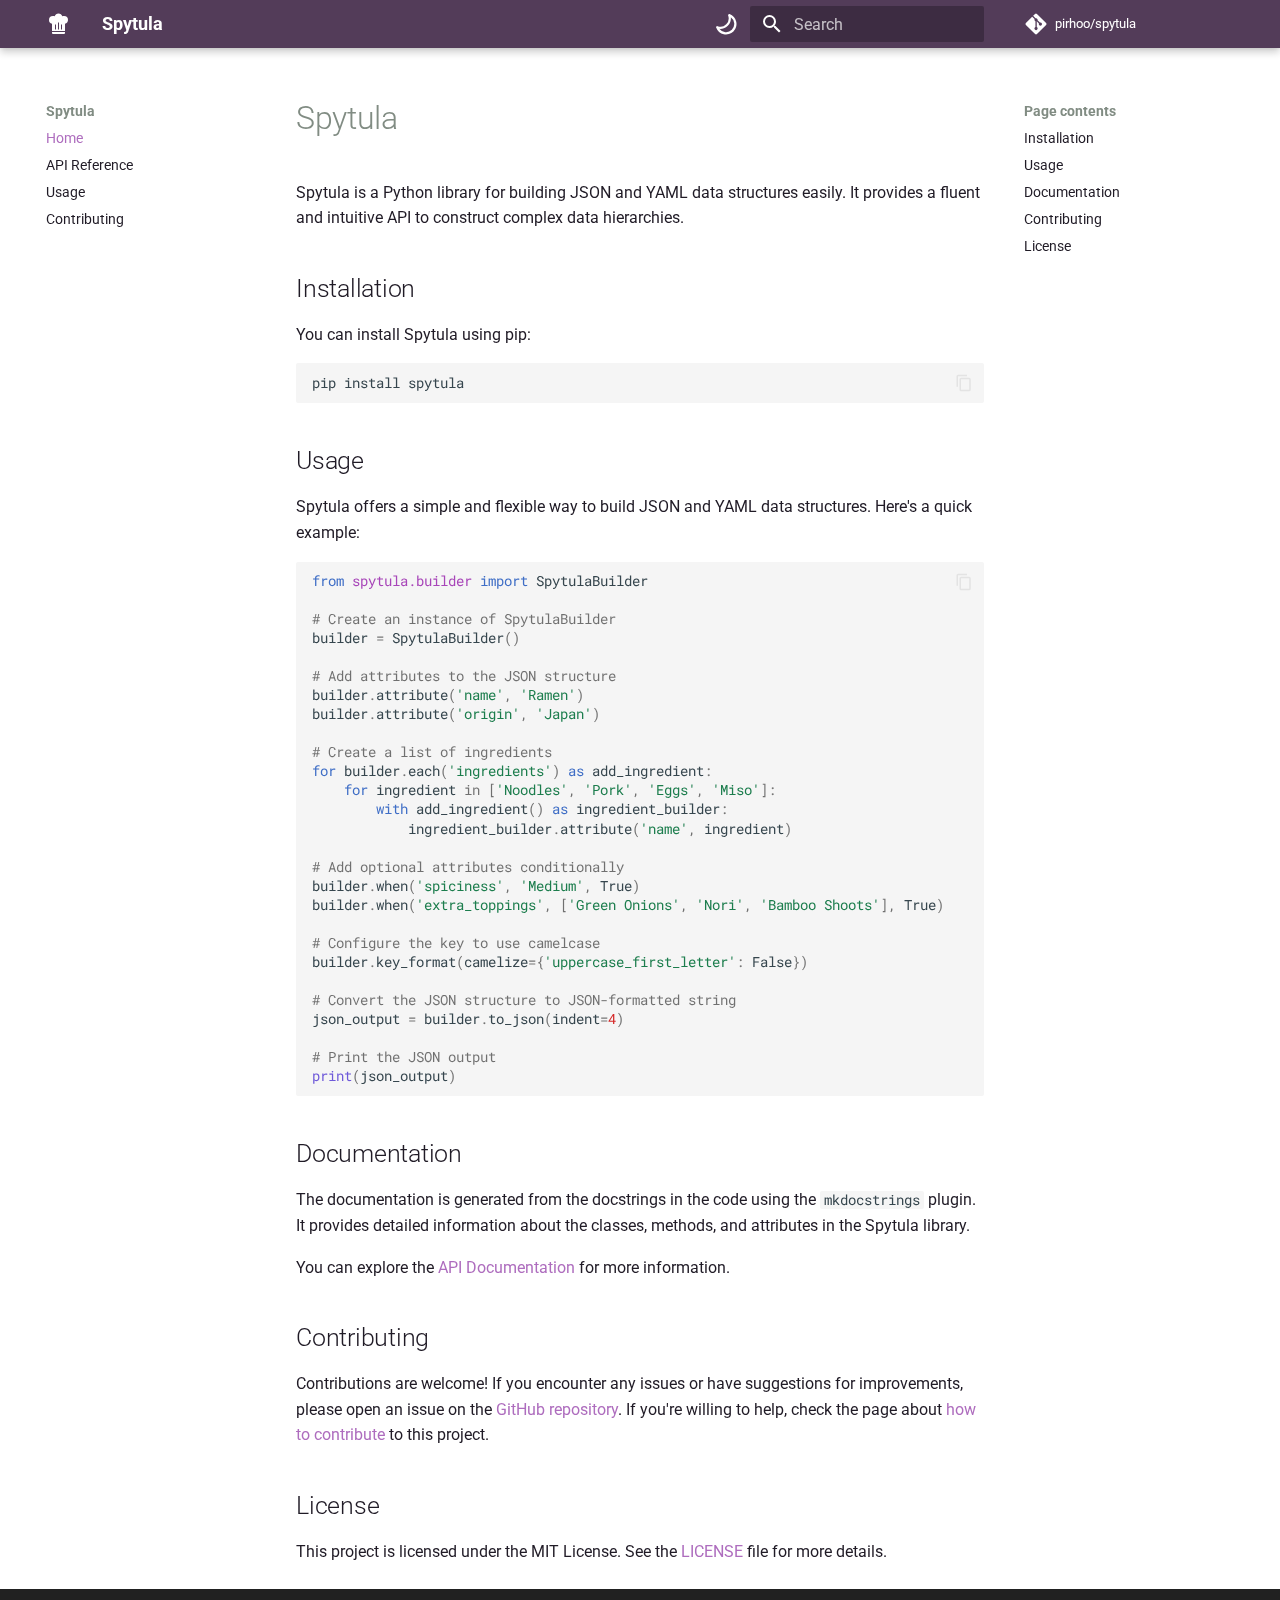
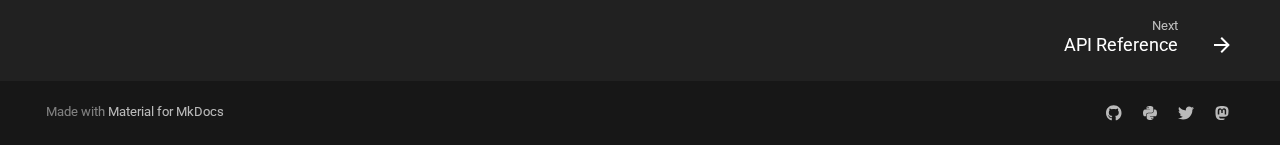
<file: index.html>
<!doctype html><html lang=en class=no-js> <head><meta charset=utf-8><meta name=viewport content="width=device-width,initial-scale=1"><meta name=description content="Spytula is a Python library that provides a simple and convenient way to build JSON and  YAML data structures using a builder pattern."><link href=api/ rel=next><link rel=icon href=.><meta name=generator content="mkdocs-1.4.3, mkdocs-material-9.1.16"><title>Spytula</title><link rel=stylesheet href=assets/stylesheets/main.26e3688c.min.css><link rel=stylesheet href=assets/stylesheets/palette.ecc896b0.min.css><link rel=preconnect href=https://fonts.gstatic.com crossorigin><link rel=stylesheet href="https://fonts.googleapis.com/css?family=Roboto:300,300i,400,400i,700,700i%7CRoboto+Mono:400,400i,700,700i&display=fallback"><style>:root{--md-text-font:"Roboto";--md-code-font:"Roboto Mono"}</style><link rel=stylesheet href=assets/_mkdocstrings.css><link rel=stylesheet href=stylesheets/extra.css><script>__md_scope=new URL(".",location),__md_hash=e=>[...e].reduce((e,_)=>(e<<5)-e+_.charCodeAt(0),0),__md_get=(e,_=localStorage,t=__md_scope)=>JSON.parse(_.getItem(t.pathname+"."+e)),__md_set=(e,_,t=localStorage,a=__md_scope)=>{try{t.setItem(a.pathname+"."+e,JSON.stringify(_))}catch(e){}}</script><meta property=og:type content=website><meta property=og:title content=Home><meta property=og:description content="Spytula is a Python library that provides a simple and convenient way to build JSON and  YAML data structures using a builder pattern."><meta property=og:image content=./assets/images/social/index.png><meta property=og:image:type content=image/png><meta property=og:image:width content=1200><meta property=og:image:height content=630><meta property=og:url content=None><meta name=twitter:card content=summary_large_image><meta name=twitter:title content=Home><meta name=twitter:description content="Spytula is a Python library that provides a simple and convenient way to build JSON and  YAML data structures using a builder pattern."><meta name=twitter:image content=./assets/images/social/index.png></head> <body dir=ltr data-md-color-scheme=spytula-light data-md-color-primary=indigo data-md-color-accent=indigo> <script>var palette=__md_get("__palette");if(palette&&"object"==typeof palette.color)for(var key of Object.keys(palette.color))document.body.setAttribute("data-md-color-"+key,palette.color[key])</script> <input class=md-toggle data-md-toggle=drawer type=checkbox id=__drawer autocomplete=off> <input class=md-toggle data-md-toggle=search type=checkbox id=__search autocomplete=off> <label class=md-overlay for=__drawer></label> <div data-md-component=skip> <a href=#spytula class=md-skip> Skip to content </a> </div> <div data-md-component=announce> </div> <header class="md-header md-header--shadow" data-md-component=header> <nav class="md-header__inner md-grid" aria-label=Header> <a href=. title=Spytula class="md-header__button md-logo" aria-label=Spytula data-md-component=logo> <svg xmlns=http://www.w3.org/2000/svg viewbox="0 0 24 24"><path d="M12.5 1.5c-1.77 0-3.33 1.17-3.83 2.87C8.14 4.13 7.58 4 7 4a4 4 0 0 0-4 4 4.01 4.01 0 0 0 3 3.87V19h13v-7.13c1.76-.46 3-2.05 3-3.87a4 4 0 0 0-4-4c-.58 0-1.14.13-1.67.37-.5-1.7-2.06-2.87-3.83-2.87m-.5 9h1v7h-1v-7m-3 2h1v5H9v-5m6 0h1v5h-1v-5M6 20v1a1 1 0 0 0 1 1h11a1 1 0 0 0 1-1v-1H6Z"/></svg> </a> <label class="md-header__button md-icon" for=__drawer> <svg xmlns=http://www.w3.org/2000/svg viewbox="0 0 24 24"><path d="M3 6h18v2H3V6m0 5h18v2H3v-2m0 5h18v2H3v-2Z"/></svg> </label> <div class=md-header__title data-md-component=header-title> <div class=md-header__ellipsis> <div class=md-header__topic> <span class=md-ellipsis> Spytula </span> </div> <div class=md-header__topic data-md-component=header-topic> <span class=md-ellipsis> Home </span> </div> </div> </div> <form class=md-header__option data-md-component=palette> <input class=md-option data-md-color-media="(prefers-color-scheme: light)" data-md-color-scheme=spytula-light data-md-color-primary=indigo data-md-color-accent=indigo aria-label="Switch to dark theme" type=radio name=__palette id=__palette_1> <label class="md-header__button md-icon" title="Switch to dark theme" for=__palette_2 hidden> <svg xmlns=http://www.w3.org/2000/svg viewbox="0 0 16 16"><path d="M9.598 1.591a.749.749 0 0 1 .785-.175 7.001 7.001 0 1 1-8.967 8.967.75.75 0 0 1 .961-.96 5.5 5.5 0 0 0 7.046-7.046.75.75 0 0 1 .175-.786Zm1.616 1.945a7 7 0 0 1-7.678 7.678 5.499 5.499 0 1 0 7.678-7.678Z"/></svg> </label> <input class=md-option data-md-color-media="(prefers-color-scheme: dark)" data-md-color-scheme=spytula-dark data-md-color-primary=indigo data-md-color-accent=indigo aria-label="Switch to light theme" type=radio name=__palette id=__palette_2> <label class="md-header__button md-icon" title="Switch to light theme" for=__palette_1 hidden> <svg xmlns=http://www.w3.org/2000/svg viewbox="0 0 16 16"><path d="M8 12a4 4 0 1 1 0-8 4 4 0 0 1 0 8Zm0-1.5a2.5 2.5 0 1 0 0-5 2.5 2.5 0 0 0 0 5Zm5.657-8.157a.75.75 0 0 1 0 1.061l-1.061 1.06a.749.749 0 0 1-1.275-.326.749.749 0 0 1 .215-.734l1.06-1.06a.75.75 0 0 1 1.06 0Zm-9.193 9.193a.75.75 0 0 1 0 1.06l-1.06 1.061a.75.75 0 1 1-1.061-1.06l1.06-1.061a.75.75 0 0 1 1.061 0ZM8 0a.75.75 0 0 1 .75.75v1.5a.75.75 0 0 1-1.5 0V.75A.75.75 0 0 1 8 0ZM3 8a.75.75 0 0 1-.75.75H.75a.75.75 0 0 1 0-1.5h1.5A.75.75 0 0 1 3 8Zm13 0a.75.75 0 0 1-.75.75h-1.5a.75.75 0 0 1 0-1.5h1.5A.75.75 0 0 1 16 8Zm-8 5a.75.75 0 0 1 .75.75v1.5a.75.75 0 0 1-1.5 0v-1.5A.75.75 0 0 1 8 13Zm3.536-1.464a.75.75 0 0 1 1.06 0l1.061 1.06a.75.75 0 0 1-1.06 1.061l-1.061-1.06a.75.75 0 0 1 0-1.061ZM2.343 2.343a.75.75 0 0 1 1.061 0l1.06 1.061a.751.751 0 0 1-.018 1.042.751.751 0 0 1-1.042.018l-1.06-1.06a.75.75 0 0 1 0-1.06Z"/></svg> </label> </form> <label class="md-header__button md-icon" for=__search> <svg xmlns=http://www.w3.org/2000/svg viewbox="0 0 24 24"><path d="M9.5 3A6.5 6.5 0 0 1 16 9.5c0 1.61-.59 3.09-1.56 4.23l.27.27h.79l5 5-1.5 1.5-5-5v-.79l-.27-.27A6.516 6.516 0 0 1 9.5 16 6.5 6.5 0 0 1 3 9.5 6.5 6.5 0 0 1 9.5 3m0 2C7 5 5 7 5 9.5S7 14 9.5 14 14 12 14 9.5 12 5 9.5 5Z"/></svg> </label> <div class=md-search data-md-component=search role=dialog> <label class=md-search__overlay for=__search></label> <div class=md-search__inner role=search> <form class=md-search__form name=search> <input type=text class=md-search__input name=query aria-label=Search placeholder=Search autocapitalize=off autocorrect=off autocomplete=off spellcheck=false data-md-component=search-query required> <label class="md-search__icon md-icon" for=__search> <svg xmlns=http://www.w3.org/2000/svg viewbox="0 0 24 24"><path d="M9.5 3A6.5 6.5 0 0 1 16 9.5c0 1.61-.59 3.09-1.56 4.23l.27.27h.79l5 5-1.5 1.5-5-5v-.79l-.27-.27A6.516 6.516 0 0 1 9.5 16 6.5 6.5 0 0 1 3 9.5 6.5 6.5 0 0 1 9.5 3m0 2C7 5 5 7 5 9.5S7 14 9.5 14 14 12 14 9.5 12 5 9.5 5Z"/></svg> <svg xmlns=http://www.w3.org/2000/svg viewbox="0 0 24 24"><path d="M20 11v2H8l5.5 5.5-1.42 1.42L4.16 12l7.92-7.92L13.5 5.5 8 11h12Z"/></svg> </label> <nav class=md-search__options aria-label=Search> <a href=javascript:void(0) class="md-search__icon md-icon" title=Share aria-label=Share data-clipboard data-clipboard-text data-md-component=search-share tabindex=-1> <svg xmlns=http://www.w3.org/2000/svg viewbox="0 0 24 24"><path d="M18 16.08c-.76 0-1.44.3-1.96.77L8.91 12.7c.05-.23.09-.46.09-.7 0-.24-.04-.47-.09-.7l7.05-4.11c.54.5 1.25.81 2.04.81a3 3 0 0 0 3-3 3 3 0 0 0-3-3 3 3 0 0 0-3 3c0 .24.04.47.09.7L8.04 9.81C7.5 9.31 6.79 9 6 9a3 3 0 0 0-3 3 3 3 0 0 0 3 3c.79 0 1.5-.31 2.04-.81l7.12 4.15c-.05.21-.08.43-.08.66 0 1.61 1.31 2.91 2.92 2.91 1.61 0 2.92-1.3 2.92-2.91A2.92 2.92 0 0 0 18 16.08Z"/></svg> </a> <button type=reset class="md-search__icon md-icon" title=Clear aria-label=Clear tabindex=-1> <svg xmlns=http://www.w3.org/2000/svg viewbox="0 0 24 24"><path d="M19 6.41 17.59 5 12 10.59 6.41 5 5 6.41 10.59 12 5 17.59 6.41 19 12 13.41 17.59 19 19 17.59 13.41 12 19 6.41Z"/></svg> </button> </nav> <div class=md-search__suggest data-md-component=search-suggest></div> </form> <div class=md-search__output> <div class=md-search__scrollwrap data-md-scrollfix> <div class=md-search-result data-md-component=search-result> <div class=md-search-result__meta> Initializing search </div> <ol class=md-search-result__list role=presentation></ol> </div> </div> </div> </div> </div> <div class=md-header__source> <a href=https://github.com/pirhoo/spytula title="Go to repository" class=md-source data-md-component=source> <div class="md-source__icon md-icon"> <svg xmlns=http://www.w3.org/2000/svg viewbox="0 0 448 512"><!-- Font Awesome Free 6.4.0 by @fontawesome - https://fontawesome.com License - https://fontawesome.com/license/free (Icons: CC BY 4.0, Fonts: SIL OFL 1.1, Code: MIT License) Copyright 2023 Fonticons, Inc.--><path d="M439.55 236.05 244 40.45a28.87 28.87 0 0 0-40.81 0l-40.66 40.63 51.52 51.52c27.06-9.14 52.68 16.77 43.39 43.68l49.66 49.66c34.23-11.8 61.18 31 35.47 56.69-26.49 26.49-70.21-2.87-56-37.34L240.22 199v121.85c25.3 12.54 22.26 41.85 9.08 55a34.34 34.34 0 0 1-48.55 0c-17.57-17.6-11.07-46.91 11.25-56v-123c-20.8-8.51-24.6-30.74-18.64-45L142.57 101 8.45 235.14a28.86 28.86 0 0 0 0 40.81l195.61 195.6a28.86 28.86 0 0 0 40.8 0l194.69-194.69a28.86 28.86 0 0 0 0-40.81z"/></svg> </div> <div class=md-source__repository> pirhoo/spytula </div> </a> </div> </nav> </header> <div class=md-container data-md-component=container> <main class=md-main data-md-component=main> <div class="md-main__inner md-grid"> <div class="md-sidebar md-sidebar--primary" data-md-component=sidebar data-md-type=navigation> <div class=md-sidebar__scrollwrap> <div class=md-sidebar__inner> <nav class="md-nav md-nav--primary" aria-label=Navigation data-md-level=0> <label class=md-nav__title for=__drawer> <a href=. title=Spytula class="md-nav__button md-logo" aria-label=Spytula data-md-component=logo> <svg xmlns=http://www.w3.org/2000/svg viewbox="0 0 24 24"><path d="M12.5 1.5c-1.77 0-3.33 1.17-3.83 2.87C8.14 4.13 7.58 4 7 4a4 4 0 0 0-4 4 4.01 4.01 0 0 0 3 3.87V19h13v-7.13c1.76-.46 3-2.05 3-3.87a4 4 0 0 0-4-4c-.58 0-1.14.13-1.67.37-.5-1.7-2.06-2.87-3.83-2.87m-.5 9h1v7h-1v-7m-3 2h1v5H9v-5m6 0h1v5h-1v-5M6 20v1a1 1 0 0 0 1 1h11a1 1 0 0 0 1-1v-1H6Z"/></svg> </a> Spytula </label> <div class=md-nav__source> <a href=https://github.com/pirhoo/spytula title="Go to repository" class=md-source data-md-component=source> <div class="md-source__icon md-icon"> <svg xmlns=http://www.w3.org/2000/svg viewbox="0 0 448 512"><!-- Font Awesome Free 6.4.0 by @fontawesome - https://fontawesome.com License - https://fontawesome.com/license/free (Icons: CC BY 4.0, Fonts: SIL OFL 1.1, Code: MIT License) Copyright 2023 Fonticons, Inc.--><path d="M439.55 236.05 244 40.45a28.87 28.87 0 0 0-40.81 0l-40.66 40.63 51.52 51.52c27.06-9.14 52.68 16.77 43.39 43.68l49.66 49.66c34.23-11.8 61.18 31 35.47 56.69-26.49 26.49-70.21-2.87-56-37.34L240.22 199v121.85c25.3 12.54 22.26 41.85 9.08 55a34.34 34.34 0 0 1-48.55 0c-17.57-17.6-11.07-46.91 11.25-56v-123c-20.8-8.51-24.6-30.74-18.64-45L142.57 101 8.45 235.14a28.86 28.86 0 0 0 0 40.81l195.61 195.6a28.86 28.86 0 0 0 40.8 0l194.69-194.69a28.86 28.86 0 0 0 0-40.81z"/></svg> </div> <div class=md-source__repository> pirhoo/spytula </div> </a> </div> <ul class=md-nav__list data-md-scrollfix> <li class="md-nav__item md-nav__item--active"> <input class="md-nav__toggle md-toggle" type=checkbox id=__toc> <label class="md-nav__link md-nav__link--active" for=__toc> Home <span class="md-nav__icon md-icon"></span> </label> <a href=. class="md-nav__link md-nav__link--active"> Home </a> <nav class="md-nav md-nav--secondary" aria-label="Page contents"> <label class=md-nav__title for=__toc> <span class="md-nav__icon md-icon"></span> Page contents </label> <ul class=md-nav__list data-md-component=toc data-md-scrollfix> <li class=md-nav__item> <a href=#installation class=md-nav__link> Installation </a> </li> <li class=md-nav__item> <a href=#usage class=md-nav__link> Usage </a> </li> <li class=md-nav__item> <a href=#documentation class=md-nav__link> Documentation </a> </li> <li class=md-nav__item> <a href=#contributing class=md-nav__link> Contributing </a> </li> <li class=md-nav__item> <a href=#license class=md-nav__link> License </a> </li> </ul> </nav> </li> <li class=md-nav__item> <a href=api/ class=md-nav__link> API Reference </a> </li> <li class=md-nav__item> <a href=usage/ class=md-nav__link> Usage </a> </li> <li class=md-nav__item> <a href=contributing/ class=md-nav__link> Contributing </a> </li> </ul> </nav> </div> </div> </div> <div class="md-sidebar md-sidebar--secondary" data-md-component=sidebar data-md-type=toc> <div class=md-sidebar__scrollwrap> <div class=md-sidebar__inner> <nav class="md-nav md-nav--secondary" aria-label="Page contents"> <label class=md-nav__title for=__toc> <span class="md-nav__icon md-icon"></span> Page contents </label> <ul class=md-nav__list data-md-component=toc data-md-scrollfix> <li class=md-nav__item> <a href=#installation class=md-nav__link> Installation </a> </li> <li class=md-nav__item> <a href=#usage class=md-nav__link> Usage </a> </li> <li class=md-nav__item> <a href=#documentation class=md-nav__link> Documentation </a> </li> <li class=md-nav__item> <a href=#contributing class=md-nav__link> Contributing </a> </li> <li class=md-nav__item> <a href=#license class=md-nav__link> License </a> </li> </ul> </nav> </div> </div> </div> <div class=md-content data-md-component=content> <article class="md-content__inner md-typeset"> <h1 id=spytula>Spytula<a class=headerlink href=#spytula title="Permanent link">&para;</a></h1> <p>Spytula is a Python library for building JSON and YAML data structures easily. It provides a fluent and intuitive API to construct complex data hierarchies.</p> <h2 id=installation>Installation<a class=headerlink href=#installation title="Permanent link">&para;</a></h2> <p>You can install Spytula using pip:</p> <div class=highlight><pre><span></span><code>pip<span class=w> </span>install<span class=w> </span>spytula
</code></pre></div> <h2 id=usage>Usage<a class=headerlink href=#usage title="Permanent link">&para;</a></h2> <p>Spytula offers a simple and flexible way to build JSON and YAML data structures. Here's a quick example:</p> <div class=highlight><pre><span></span><code><span class=kn>from</span> <span class=nn>spytula.builder</span> <span class=kn>import</span> <span class=n>SpytulaBuilder</span>

<span class=c1># Create an instance of SpytulaBuilder</span>
<span class=n>builder</span> <span class=o>=</span> <span class=n>SpytulaBuilder</span><span class=p>()</span>

<span class=c1># Add attributes to the JSON structure</span>
<span class=n>builder</span><span class=o>.</span><span class=n>attribute</span><span class=p>(</span><span class=s1>&#39;name&#39;</span><span class=p>,</span> <span class=s1>&#39;Ramen&#39;</span><span class=p>)</span>
<span class=n>builder</span><span class=o>.</span><span class=n>attribute</span><span class=p>(</span><span class=s1>&#39;origin&#39;</span><span class=p>,</span> <span class=s1>&#39;Japan&#39;</span><span class=p>)</span>

<span class=c1># Create a list of ingredients</span>
<span class=k>for</span> <span class=n>builder</span><span class=o>.</span><span class=n>each</span><span class=p>(</span><span class=s1>&#39;ingredients&#39;</span><span class=p>)</span> <span class=k>as</span> <span class=n>add_ingredient</span><span class=p>:</span>    
    <span class=k>for</span> <span class=n>ingredient</span> <span class=ow>in</span> <span class=p>[</span><span class=s1>&#39;Noodles&#39;</span><span class=p>,</span> <span class=s1>&#39;Pork&#39;</span><span class=p>,</span> <span class=s1>&#39;Eggs&#39;</span><span class=p>,</span> <span class=s1>&#39;Miso&#39;</span><span class=p>]:</span>
        <span class=k>with</span> <span class=n>add_ingredient</span><span class=p>()</span> <span class=k>as</span> <span class=n>ingredient_builder</span><span class=p>:</span>
            <span class=n>ingredient_builder</span><span class=o>.</span><span class=n>attribute</span><span class=p>(</span><span class=s1>&#39;name&#39;</span><span class=p>,</span> <span class=n>ingredient</span><span class=p>)</span>

<span class=c1># Add optional attributes conditionally</span>
<span class=n>builder</span><span class=o>.</span><span class=n>when</span><span class=p>(</span><span class=s1>&#39;spiciness&#39;</span><span class=p>,</span> <span class=s1>&#39;Medium&#39;</span><span class=p>,</span> <span class=kc>True</span><span class=p>)</span>
<span class=n>builder</span><span class=o>.</span><span class=n>when</span><span class=p>(</span><span class=s1>&#39;extra_toppings&#39;</span><span class=p>,</span> <span class=p>[</span><span class=s1>&#39;Green Onions&#39;</span><span class=p>,</span> <span class=s1>&#39;Nori&#39;</span><span class=p>,</span> <span class=s1>&#39;Bamboo Shoots&#39;</span><span class=p>],</span> <span class=kc>True</span><span class=p>)</span>

<span class=c1># Configure the key to use camelcase</span>
<span class=n>builder</span><span class=o>.</span><span class=n>key_format</span><span class=p>(</span><span class=n>camelize</span><span class=o>=</span><span class=p>{</span><span class=s1>&#39;uppercase_first_letter&#39;</span><span class=p>:</span> <span class=kc>False</span><span class=p>})</span>

<span class=c1># Convert the JSON structure to JSON-formatted string</span>
<span class=n>json_output</span> <span class=o>=</span> <span class=n>builder</span><span class=o>.</span><span class=n>to_json</span><span class=p>(</span><span class=n>indent</span><span class=o>=</span><span class=mi>4</span><span class=p>)</span>

<span class=c1># Print the JSON output</span>
<span class=nb>print</span><span class=p>(</span><span class=n>json_output</span><span class=p>)</span>
</code></pre></div> <h2 id=documentation>Documentation<a class=headerlink href=#documentation title="Permanent link">&para;</a></h2> <p>The documentation is generated from the docstrings in the code using the <code>mkdocstrings</code> plugin. It provides detailed information about the classes, methods, and attributes in the Spytula library.</p> <p>You can explore the <a href=api/ >API Documentation</a> for more information.</p> <h2 id=contributing>Contributing<a class=headerlink href=#contributing title="Permanent link">&para;</a></h2> <p>Contributions are welcome! If you encounter any issues or have suggestions for improvements, please open an issue on the <a href=https://github.com/pirhoo/spytula>GitHub repository</a>. If you're willing to help, check the page about <a href=contributing/ >how to contribute</a> to this project.</p> <h2 id=license>License<a class=headerlink href=#license title="Permanent link">&para;</a></h2> <p>This project is licensed under the MIT License. See the <a href=https://github.com/pirhoo/spytula/blob/main/LICENSE.md>LICENSE</a> file for more details.</p> </article> </div> <script>var tabs=__md_get("__tabs");if(Array.isArray(tabs))e:for(var set of document.querySelectorAll(".tabbed-set")){var tab,labels=set.querySelector(".tabbed-labels");for(tab of tabs)for(var label of labels.getElementsByTagName("label"))if(label.innerText.trim()===tab){var input=document.getElementById(label.htmlFor);input.checked=!0;continue e}}</script> </div> <button type=button class="md-top md-icon" data-md-component=top hidden> <svg xmlns=http://www.w3.org/2000/svg viewbox="0 0 24 24"><path d="M13 20h-2V8l-5.5 5.5-1.42-1.42L12 4.16l7.92 7.92-1.42 1.42L13 8v12Z"/></svg> Back to top </button> </main> <footer class=md-footer> <nav class="md-footer__inner md-grid" aria-label=Footer> <a href=api/ class="md-footer__link md-footer__link--next" aria-label="Next: API Reference" rel=next> <div class=md-footer__title> <span class=md-footer__direction> Next </span> <div class=md-ellipsis> API Reference </div> </div> <div class="md-footer__button md-icon"> <svg xmlns=http://www.w3.org/2000/svg viewbox="0 0 24 24"><path d="M4 11v2h12l-5.5 5.5 1.42 1.42L19.84 12l-7.92-7.92L10.5 5.5 16 11H4Z"/></svg> </div> </a> </nav> <div class="md-footer-meta md-typeset"> <div class="md-footer-meta__inner md-grid"> <div class=md-copyright> Made with <a href=https://squidfunk.github.io/mkdocs-material/ target=_blank rel=noopener> Material for MkDocs </a> </div> <div class=md-social> <a href=https://github.com/pirhoo/spytula target=_blank rel=noopener title=github.com class=md-social__link> <svg xmlns=http://www.w3.org/2000/svg viewbox="0 0 496 512"><!-- Font Awesome Free 6.4.0 by @fontawesome - https://fontawesome.com License - https://fontawesome.com/license/free (Icons: CC BY 4.0, Fonts: SIL OFL 1.1, Code: MIT License) Copyright 2023 Fonticons, Inc.--><path d="M165.9 397.4c0 2-2.3 3.6-5.2 3.6-3.3.3-5.6-1.3-5.6-3.6 0-2 2.3-3.6 5.2-3.6 3-.3 5.6 1.3 5.6 3.6zm-31.1-4.5c-.7 2 1.3 4.3 4.3 4.9 2.6 1 5.6 0 6.2-2s-1.3-4.3-4.3-5.2c-2.6-.7-5.5.3-6.2 2.3zm44.2-1.7c-2.9.7-4.9 2.6-4.6 4.9.3 2 2.9 3.3 5.9 2.6 2.9-.7 4.9-2.6 4.6-4.6-.3-1.9-3-3.2-5.9-2.9zM244.8 8C106.1 8 0 113.3 0 252c0 110.9 69.8 205.8 169.5 239.2 12.8 2.3 17.3-5.6 17.3-12.1 0-6.2-.3-40.4-.3-61.4 0 0-70 15-84.7-29.8 0 0-11.4-29.1-27.8-36.6 0 0-22.9-15.7 1.6-15.4 0 0 24.9 2 38.6 25.8 21.9 38.6 58.6 27.5 72.9 20.9 2.3-16 8.8-27.1 16-33.7-55.9-6.2-112.3-14.3-112.3-110.5 0-27.5 7.6-41.3 23.6-58.9-2.6-6.5-11.1-33.3 2.6-67.9 20.9-6.5 69 27 69 27 20-5.6 41.5-8.5 62.8-8.5s42.8 2.9 62.8 8.5c0 0 48.1-33.6 69-27 13.7 34.7 5.2 61.4 2.6 67.9 16 17.7 25.8 31.5 25.8 58.9 0 96.5-58.9 104.2-114.8 110.5 9.2 7.9 17 22.9 17 46.4 0 33.7-.3 75.4-.3 83.6 0 6.5 4.6 14.4 17.3 12.1C428.2 457.8 496 362.9 496 252 496 113.3 383.5 8 244.8 8zM97.2 352.9c-1.3 1-1 3.3.7 5.2 1.6 1.6 3.9 2.3 5.2 1 1.3-1 1-3.3-.7-5.2-1.6-1.6-3.9-2.3-5.2-1zm-10.8-8.1c-.7 1.3.3 2.9 2.3 3.9 1.6 1 3.6.7 4.3-.7.7-1.3-.3-2.9-2.3-3.9-2-.6-3.6-.3-4.3.7zm32.4 35.6c-1.6 1.3-1 4.3 1.3 6.2 2.3 2.3 5.2 2.6 6.5 1 1.3-1.3.7-4.3-1.3-6.2-2.2-2.3-5.2-2.6-6.5-1zm-11.4-14.7c-1.6 1-1.6 3.6 0 5.9 1.6 2.3 4.3 3.3 5.6 2.3 1.6-1.3 1.6-3.9 0-6.2-1.4-2.3-4-3.3-5.6-2z"/></svg> </a> <a href=https://pypi.org/project/spytula/ target=_blank rel=noopener title=pypi.org class=md-social__link> <svg xmlns=http://www.w3.org/2000/svg viewbox="0 0 448 512"><!-- Font Awesome Free 6.4.0 by @fontawesome - https://fontawesome.com License - https://fontawesome.com/license/free (Icons: CC BY 4.0, Fonts: SIL OFL 1.1, Code: MIT License) Copyright 2023 Fonticons, Inc.--><path d="M439.8 200.5c-7.7-30.9-22.3-54.2-53.4-54.2h-40.1v47.4c0 36.8-31.2 67.8-66.8 67.8H172.7c-29.2 0-53.4 25-53.4 54.3v101.8c0 29 25.2 46 53.4 54.3 33.8 9.9 66.3 11.7 106.8 0 26.9-7.8 53.4-23.5 53.4-54.3v-40.7H226.2v-13.6h160.2c31.1 0 42.6-21.7 53.4-54.2 11.2-33.5 10.7-65.7 0-108.6zM286.2 404c11.1 0 20.1 9.1 20.1 20.3 0 11.3-9 20.4-20.1 20.4-11 0-20.1-9.2-20.1-20.4.1-11.3 9.1-20.3 20.1-20.3zM167.8 248.1h106.8c29.7 0 53.4-24.5 53.4-54.3V91.9c0-29-24.4-50.7-53.4-55.6-35.8-5.9-74.7-5.6-106.8.1-45.2 8-53.4 24.7-53.4 55.6v40.7h106.9v13.6h-147c-31.1 0-58.3 18.7-66.8 54.2-9.8 40.7-10.2 66.1 0 108.6 7.6 31.6 25.7 54.2 56.8 54.2H101v-48.8c0-35.3 30.5-66.4 66.8-66.4zm-6.7-142.6c-11.1 0-20.1-9.1-20.1-20.3.1-11.3 9-20.4 20.1-20.4 11 0 20.1 9.2 20.1 20.4s-9 20.3-20.1 20.3z"/></svg> </a> <a href=https://twitter.com/pirhoo target=_blank rel=noopener title=twitter.com class=md-social__link> <svg xmlns=http://www.w3.org/2000/svg viewbox="0 0 512 512"><!-- Font Awesome Free 6.4.0 by @fontawesome - https://fontawesome.com License - https://fontawesome.com/license/free (Icons: CC BY 4.0, Fonts: SIL OFL 1.1, Code: MIT License) Copyright 2023 Fonticons, Inc.--><path d="M459.37 151.716c.325 4.548.325 9.097.325 13.645 0 138.72-105.583 298.558-298.558 298.558-59.452 0-114.68-17.219-161.137-47.106 8.447.974 16.568 1.299 25.34 1.299 49.055 0 94.213-16.568 130.274-44.832-46.132-.975-84.792-31.188-98.112-72.772 6.498.974 12.995 1.624 19.818 1.624 9.421 0 18.843-1.3 27.614-3.573-48.081-9.747-84.143-51.98-84.143-102.985v-1.299c13.969 7.797 30.214 12.67 47.431 13.319-28.264-18.843-46.781-51.005-46.781-87.391 0-19.492 5.197-37.36 14.294-52.954 51.655 63.675 129.3 105.258 216.365 109.807-1.624-7.797-2.599-15.918-2.599-24.04 0-57.828 46.782-104.934 104.934-104.934 30.213 0 57.502 12.67 76.67 33.137 23.715-4.548 46.456-13.32 66.599-25.34-7.798 24.366-24.366 44.833-46.132 57.827 21.117-2.273 41.584-8.122 60.426-16.243-14.292 20.791-32.161 39.308-52.628 54.253z"/></svg> </a> <a href=https://mastodon.social/@pirhoo target=_blank rel="noopener me" title=mastodon.social class=md-social__link> <svg xmlns=http://www.w3.org/2000/svg viewbox="0 0 448 512"><!-- Font Awesome Free 6.4.0 by @fontawesome - https://fontawesome.com License - https://fontawesome.com/license/free (Icons: CC BY 4.0, Fonts: SIL OFL 1.1, Code: MIT License) Copyright 2023 Fonticons, Inc.--><path d="M433 179.11c0-97.2-63.71-125.7-63.71-125.7-62.52-28.7-228.56-28.4-290.48 0 0 0-63.72 28.5-63.72 125.7 0 115.7-6.6 259.4 105.63 289.1 40.51 10.7 75.32 13 103.33 11.4 50.81-2.8 79.32-18.1 79.32-18.1l-1.7-36.9s-36.31 11.4-77.12 10.1c-40.41-1.4-83-4.4-89.63-54a102.54 102.54 0 0 1-.9-13.9c85.63 20.9 158.65 9.1 178.75 6.7 56.12-6.7 105-41.3 111.23-72.9 9.8-49.8 9-121.5 9-121.5zm-75.12 125.2h-46.63v-114.2c0-49.7-64-51.6-64 6.9v62.5h-46.33V197c0-58.5-64-56.6-64-6.9v114.2H90.19c0-122.1-5.2-147.9 18.41-175 25.9-28.9 79.82-30.8 103.83 6.1l11.6 19.5 11.6-19.5c24.11-37.1 78.12-34.8 103.83-6.1 23.71 27.3 18.4 53 18.4 175z"/></svg> </a> </div> </div> </div> </footer> </div> <div class=md-dialog data-md-component=dialog> <div class="md-dialog__inner md-typeset"></div> </div> <script id=__config type=application/json>{"base": ".", "features": ["content.tabs.link", "announce.dismiss", "content.code.copy", "navigation.footer", "navigation.top", "search.highlight", "search.share", "search.suggest", "toc.follow"], "search": "assets/javascripts/workers/search.208ed371.min.js", "translations": {"clipboard.copied": "Copied to clipboard", "clipboard.copy": "Copy to clipboard", "search.result.more.one": "1 more on this page", "search.result.more.other": "# more on this page", "search.result.none": "No matching documents", "search.result.one": "1 matching document", "search.result.other": "# matching documents", "search.result.placeholder": "Type to start searching", "search.result.term.missing": "Missing", "select.version": "Select version"}}</script> <script src=assets/javascripts/bundle.a51614de.min.js></script> </body> </html>
</file>
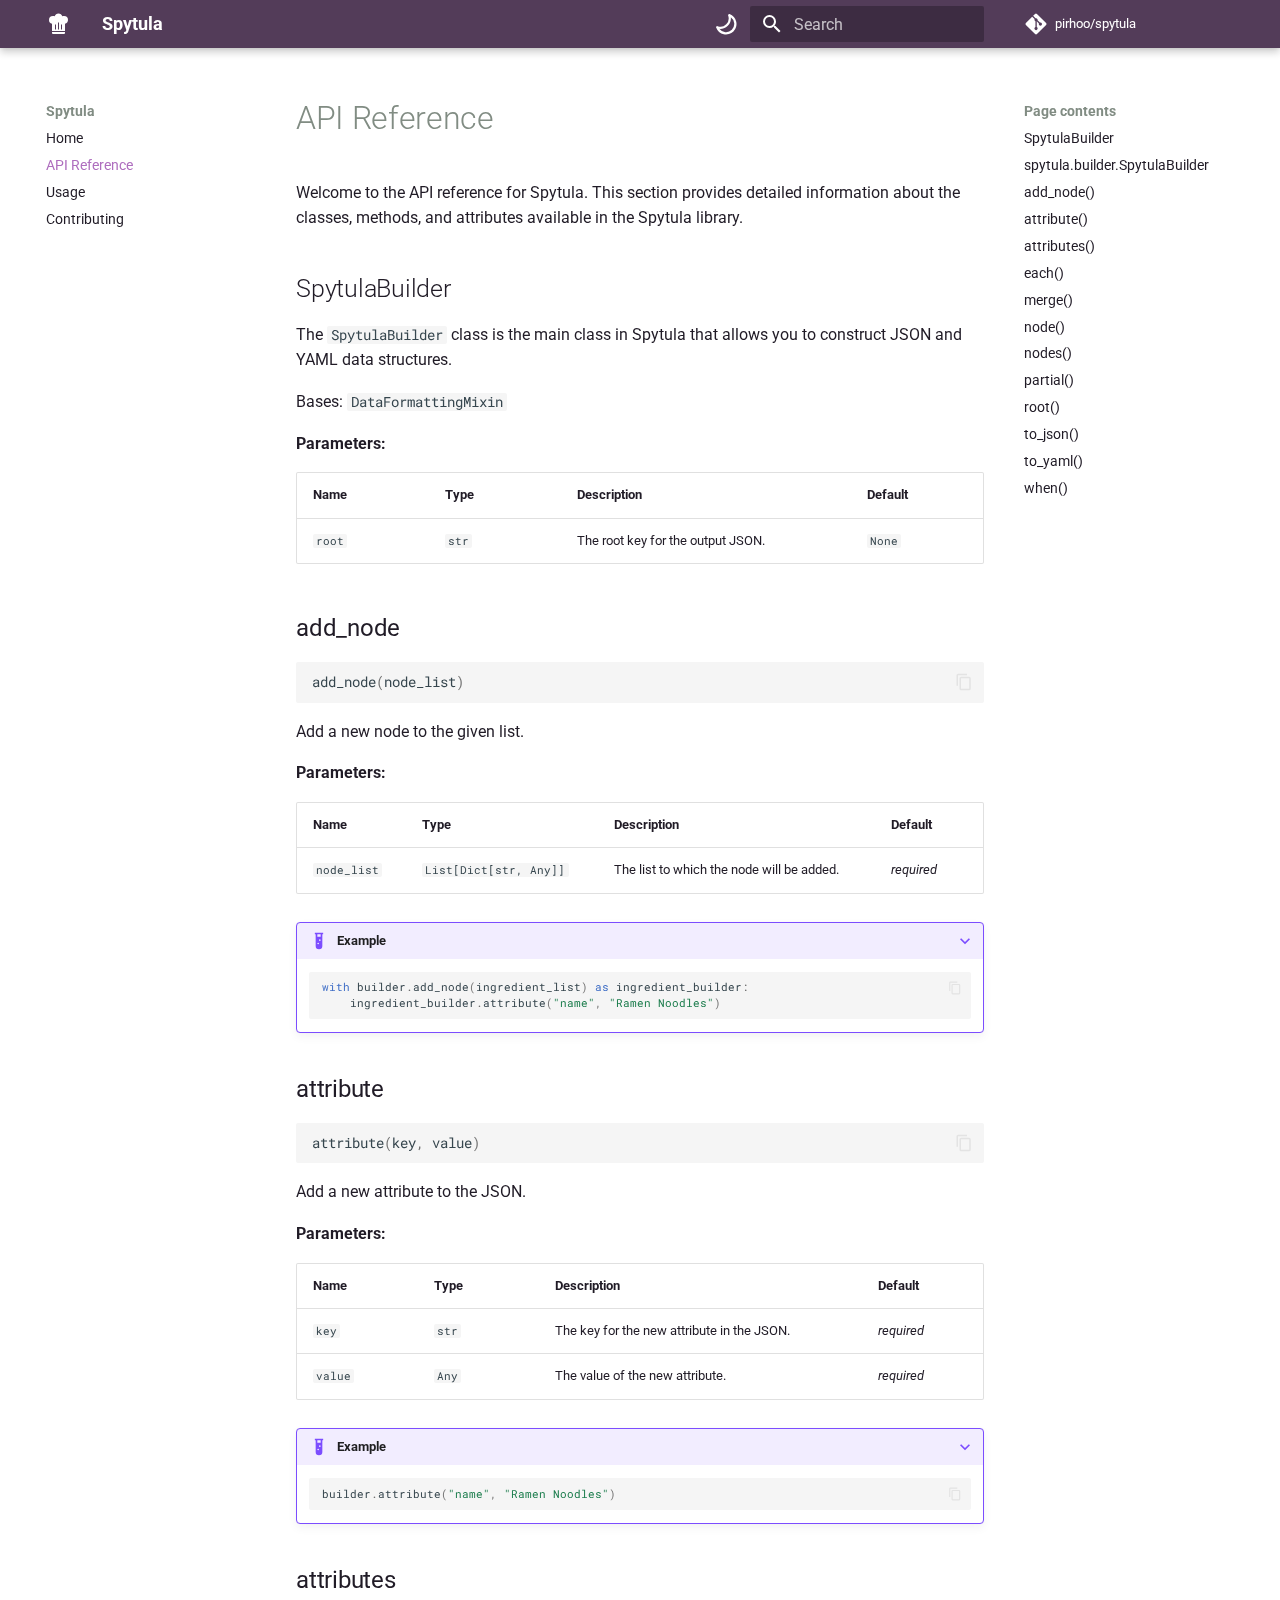
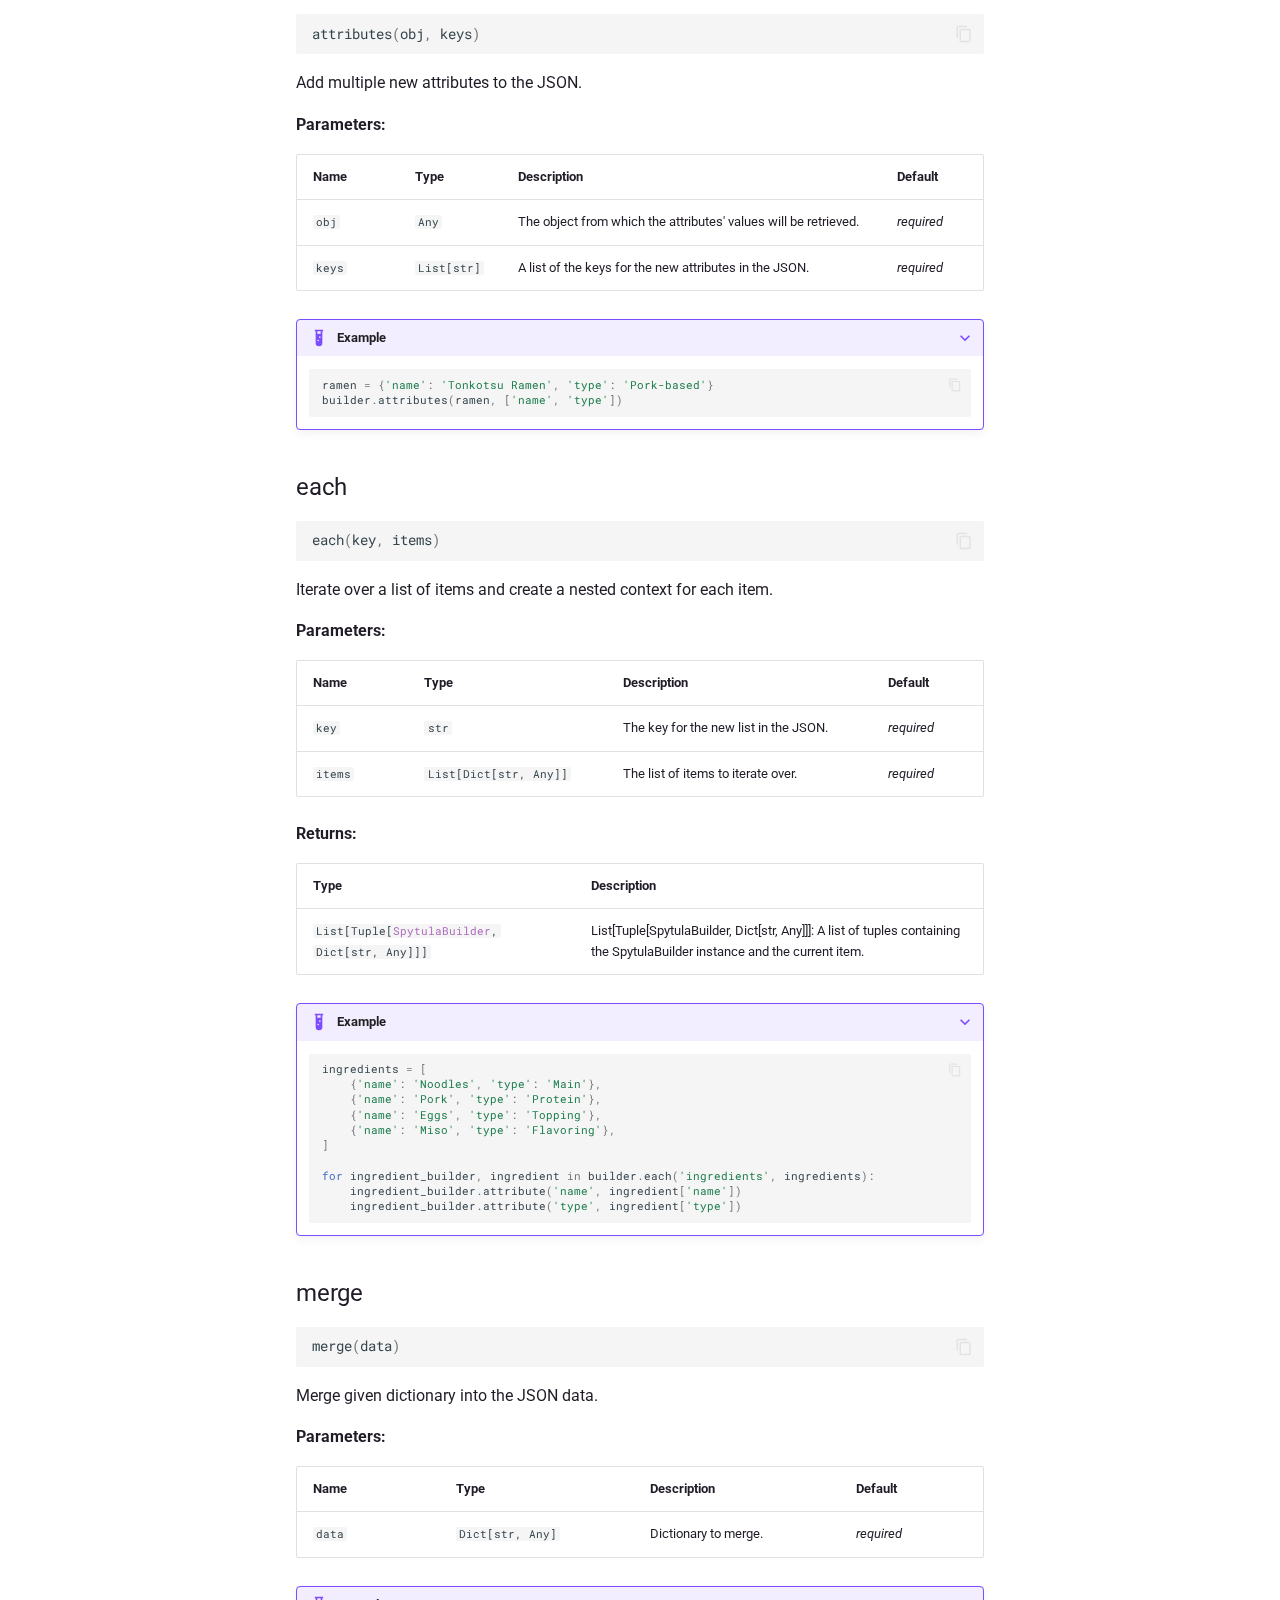
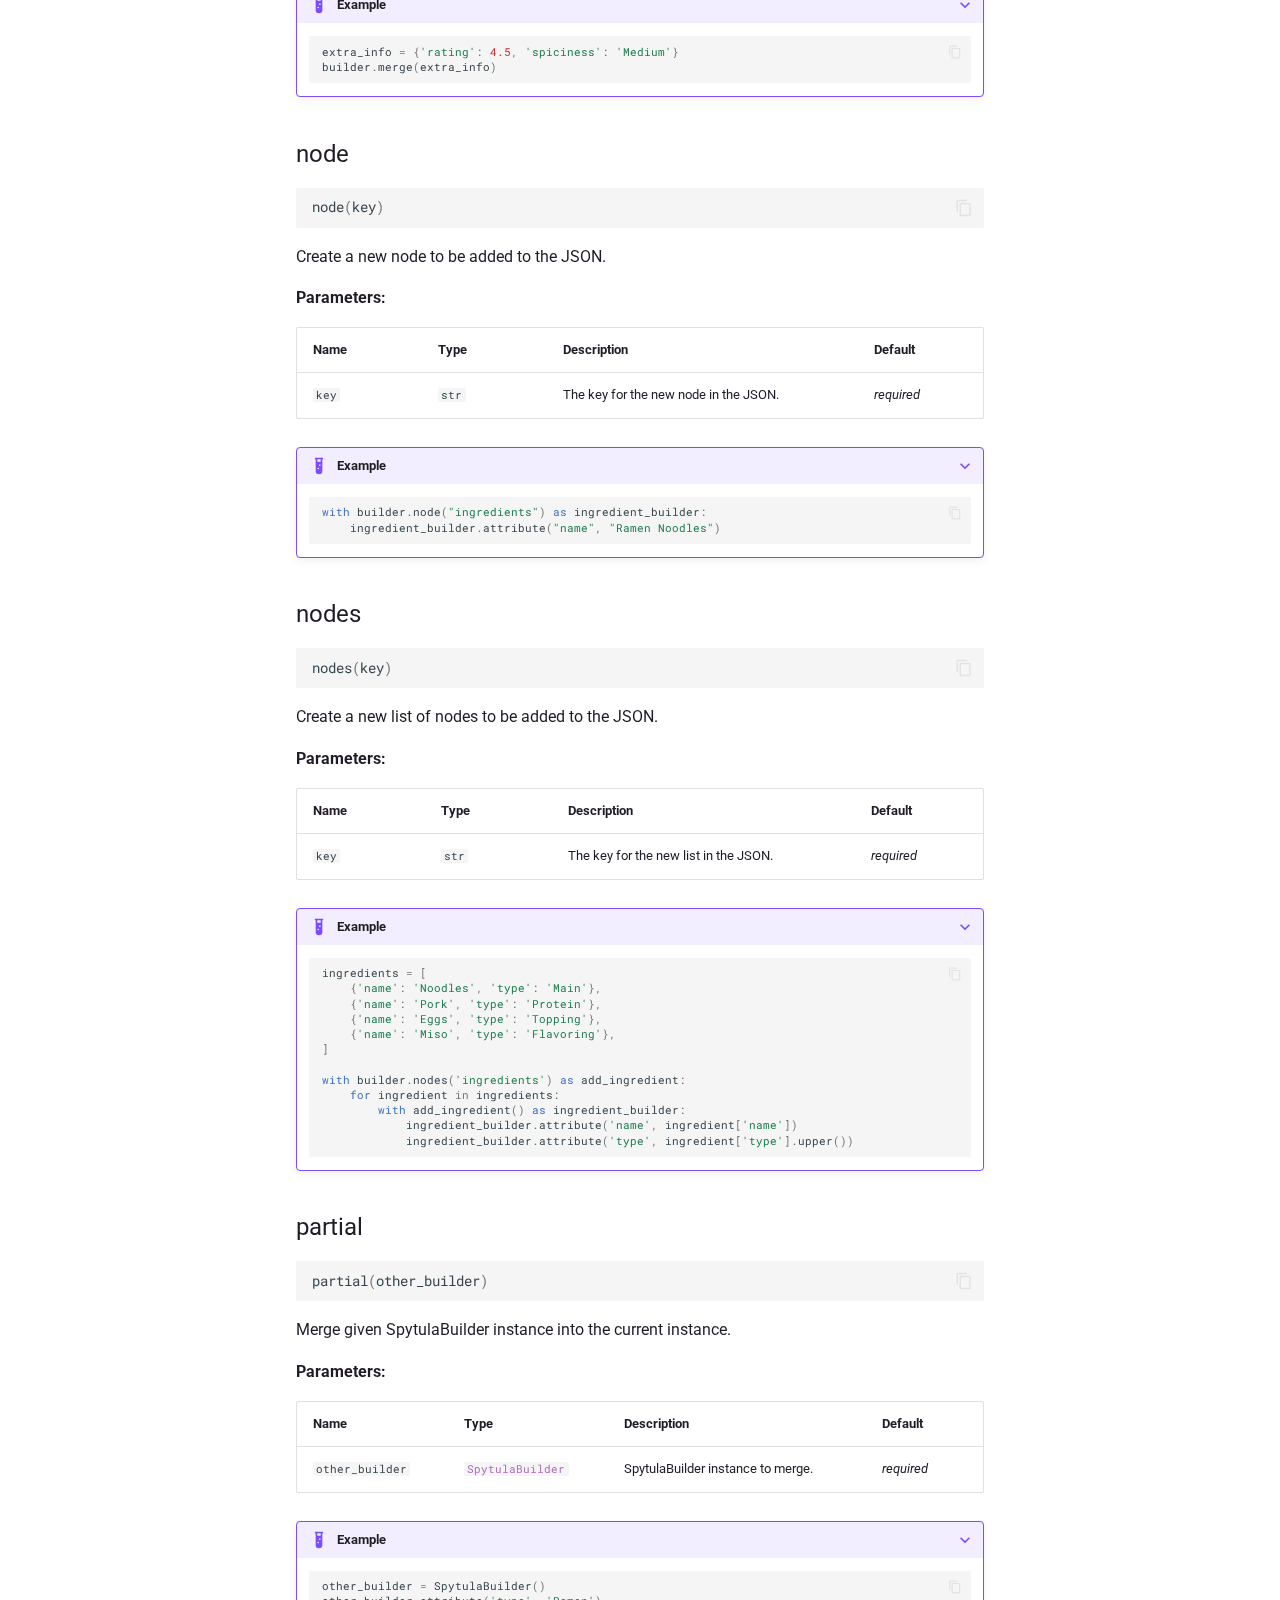
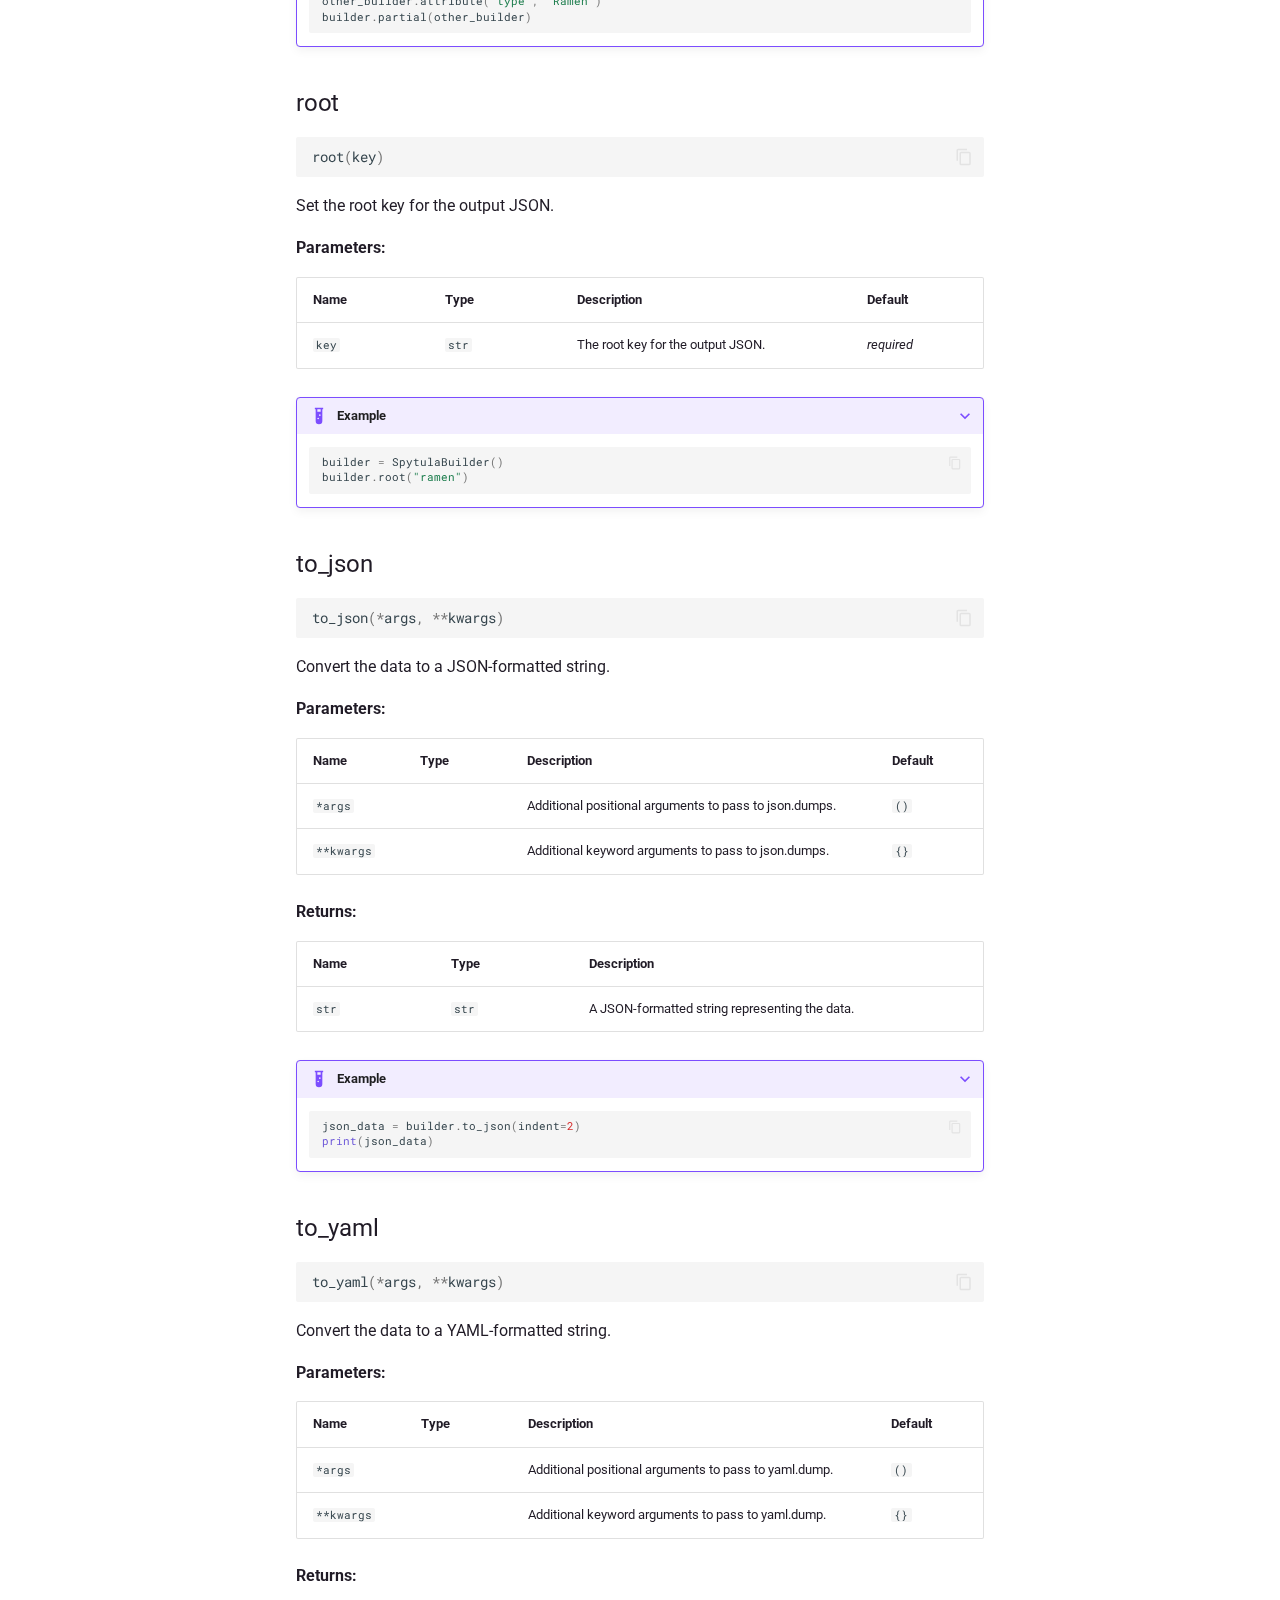
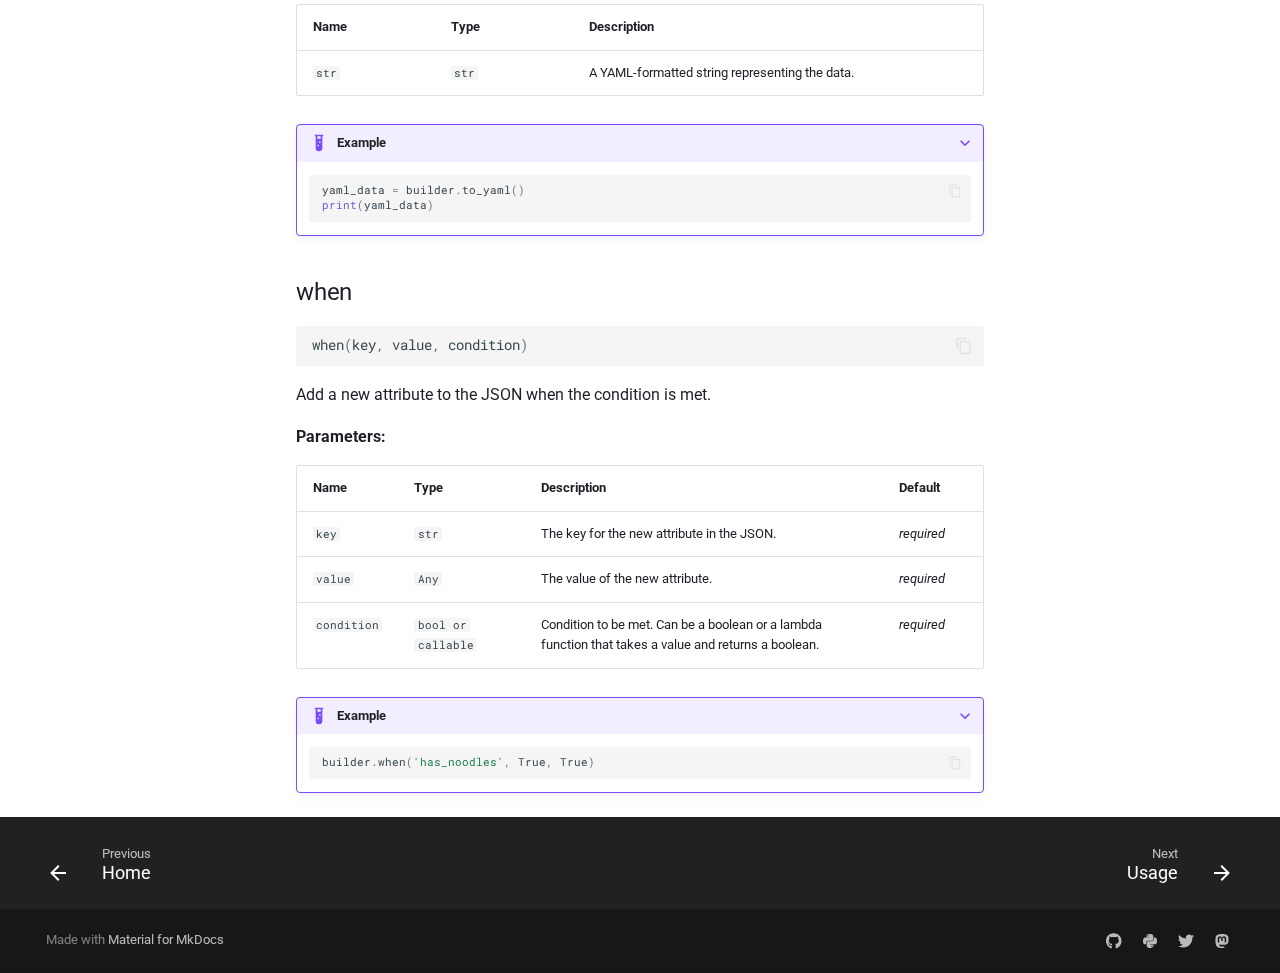
<file: api/index.html>
<!doctype html><html lang=en class=no-js> <head><meta charset=utf-8><meta name=viewport content="width=device-width,initial-scale=1"><meta name=description content="Spytula is a Python library that provides a simple and convenient way to build JSON and  YAML data structures using a builder pattern."><link rel=prev href=..><link href=../usage/ rel=next><link rel=icon href=..><meta name=generator content="mkdocs-1.4.3, mkdocs-material-9.1.16"><title>API Reference - Spytula</title><link rel=stylesheet href=../assets/stylesheets/main.26e3688c.min.css><link rel=stylesheet href=../assets/stylesheets/palette.ecc896b0.min.css><link rel=preconnect href=https://fonts.gstatic.com crossorigin><link rel=stylesheet href="https://fonts.googleapis.com/css?family=Roboto:300,300i,400,400i,700,700i%7CRoboto+Mono:400,400i,700,700i&display=fallback"><style>:root{--md-text-font:"Roboto";--md-code-font:"Roboto Mono"}</style><link rel=stylesheet href=../assets/_mkdocstrings.css><link rel=stylesheet href=../stylesheets/extra.css><script>__md_scope=new URL("..",location),__md_hash=e=>[...e].reduce((e,_)=>(e<<5)-e+_.charCodeAt(0),0),__md_get=(e,_=localStorage,t=__md_scope)=>JSON.parse(_.getItem(t.pathname+"."+e)),__md_set=(e,_,t=localStorage,a=__md_scope)=>{try{t.setItem(a.pathname+"."+e,JSON.stringify(_))}catch(e){}}</script><meta property=og:type content=website><meta property=og:title content="API Reference - Spytula"><meta property=og:description content="Spytula is a Python library that provides a simple and convenient way to build JSON and  YAML data structures using a builder pattern."><meta property=og:image content=./assets/images/social/api.png><meta property=og:image:type content=image/png><meta property=og:image:width content=1200><meta property=og:image:height content=630><meta property=og:url content=None><meta name=twitter:card content=summary_large_image><meta name=twitter:title content="API Reference - Spytula"><meta name=twitter:description content="Spytula is a Python library that provides a simple and convenient way to build JSON and  YAML data structures using a builder pattern."><meta name=twitter:image content=./assets/images/social/api.png></head> <body dir=ltr data-md-color-scheme=spytula-light data-md-color-primary=indigo data-md-color-accent=indigo> <script>var palette=__md_get("__palette");if(palette&&"object"==typeof palette.color)for(var key of Object.keys(palette.color))document.body.setAttribute("data-md-color-"+key,palette.color[key])</script> <input class=md-toggle data-md-toggle=drawer type=checkbox id=__drawer autocomplete=off> <input class=md-toggle data-md-toggle=search type=checkbox id=__search autocomplete=off> <label class=md-overlay for=__drawer></label> <div data-md-component=skip> <a href=#api-reference class=md-skip> Skip to content </a> </div> <div data-md-component=announce> </div> <header class="md-header md-header--shadow" data-md-component=header> <nav class="md-header__inner md-grid" aria-label=Header> <a href=.. title=Spytula class="md-header__button md-logo" aria-label=Spytula data-md-component=logo> <svg xmlns=http://www.w3.org/2000/svg viewbox="0 0 24 24"><path d="M12.5 1.5c-1.77 0-3.33 1.17-3.83 2.87C8.14 4.13 7.58 4 7 4a4 4 0 0 0-4 4 4.01 4.01 0 0 0 3 3.87V19h13v-7.13c1.76-.46 3-2.05 3-3.87a4 4 0 0 0-4-4c-.58 0-1.14.13-1.67.37-.5-1.7-2.06-2.87-3.83-2.87m-.5 9h1v7h-1v-7m-3 2h1v5H9v-5m6 0h1v5h-1v-5M6 20v1a1 1 0 0 0 1 1h11a1 1 0 0 0 1-1v-1H6Z"/></svg> </a> <label class="md-header__button md-icon" for=__drawer> <svg xmlns=http://www.w3.org/2000/svg viewbox="0 0 24 24"><path d="M3 6h18v2H3V6m0 5h18v2H3v-2m0 5h18v2H3v-2Z"/></svg> </label> <div class=md-header__title data-md-component=header-title> <div class=md-header__ellipsis> <div class=md-header__topic> <span class=md-ellipsis> Spytula </span> </div> <div class=md-header__topic data-md-component=header-topic> <span class=md-ellipsis> API Reference </span> </div> </div> </div> <form class=md-header__option data-md-component=palette> <input class=md-option data-md-color-media="(prefers-color-scheme: light)" data-md-color-scheme=spytula-light data-md-color-primary=indigo data-md-color-accent=indigo aria-label="Switch to dark theme" type=radio name=__palette id=__palette_1> <label class="md-header__button md-icon" title="Switch to dark theme" for=__palette_2 hidden> <svg xmlns=http://www.w3.org/2000/svg viewbox="0 0 16 16"><path d="M9.598 1.591a.749.749 0 0 1 .785-.175 7.001 7.001 0 1 1-8.967 8.967.75.75 0 0 1 .961-.96 5.5 5.5 0 0 0 7.046-7.046.75.75 0 0 1 .175-.786Zm1.616 1.945a7 7 0 0 1-7.678 7.678 5.499 5.499 0 1 0 7.678-7.678Z"/></svg> </label> <input class=md-option data-md-color-media="(prefers-color-scheme: dark)" data-md-color-scheme=spytula-dark data-md-color-primary=indigo data-md-color-accent=indigo aria-label="Switch to light theme" type=radio name=__palette id=__palette_2> <label class="md-header__button md-icon" title="Switch to light theme" for=__palette_1 hidden> <svg xmlns=http://www.w3.org/2000/svg viewbox="0 0 16 16"><path d="M8 12a4 4 0 1 1 0-8 4 4 0 0 1 0 8Zm0-1.5a2.5 2.5 0 1 0 0-5 2.5 2.5 0 0 0 0 5Zm5.657-8.157a.75.75 0 0 1 0 1.061l-1.061 1.06a.749.749 0 0 1-1.275-.326.749.749 0 0 1 .215-.734l1.06-1.06a.75.75 0 0 1 1.06 0Zm-9.193 9.193a.75.75 0 0 1 0 1.06l-1.06 1.061a.75.75 0 1 1-1.061-1.06l1.06-1.061a.75.75 0 0 1 1.061 0ZM8 0a.75.75 0 0 1 .75.75v1.5a.75.75 0 0 1-1.5 0V.75A.75.75 0 0 1 8 0ZM3 8a.75.75 0 0 1-.75.75H.75a.75.75 0 0 1 0-1.5h1.5A.75.75 0 0 1 3 8Zm13 0a.75.75 0 0 1-.75.75h-1.5a.75.75 0 0 1 0-1.5h1.5A.75.75 0 0 1 16 8Zm-8 5a.75.75 0 0 1 .75.75v1.5a.75.75 0 0 1-1.5 0v-1.5A.75.75 0 0 1 8 13Zm3.536-1.464a.75.75 0 0 1 1.06 0l1.061 1.06a.75.75 0 0 1-1.06 1.061l-1.061-1.06a.75.75 0 0 1 0-1.061ZM2.343 2.343a.75.75 0 0 1 1.061 0l1.06 1.061a.751.751 0 0 1-.018 1.042.751.751 0 0 1-1.042.018l-1.06-1.06a.75.75 0 0 1 0-1.06Z"/></svg> </label> </form> <label class="md-header__button md-icon" for=__search> <svg xmlns=http://www.w3.org/2000/svg viewbox="0 0 24 24"><path d="M9.5 3A6.5 6.5 0 0 1 16 9.5c0 1.61-.59 3.09-1.56 4.23l.27.27h.79l5 5-1.5 1.5-5-5v-.79l-.27-.27A6.516 6.516 0 0 1 9.5 16 6.5 6.5 0 0 1 3 9.5 6.5 6.5 0 0 1 9.5 3m0 2C7 5 5 7 5 9.5S7 14 9.5 14 14 12 14 9.5 12 5 9.5 5Z"/></svg> </label> <div class=md-search data-md-component=search role=dialog> <label class=md-search__overlay for=__search></label> <div class=md-search__inner role=search> <form class=md-search__form name=search> <input type=text class=md-search__input name=query aria-label=Search placeholder=Search autocapitalize=off autocorrect=off autocomplete=off spellcheck=false data-md-component=search-query required> <label class="md-search__icon md-icon" for=__search> <svg xmlns=http://www.w3.org/2000/svg viewbox="0 0 24 24"><path d="M9.5 3A6.5 6.5 0 0 1 16 9.5c0 1.61-.59 3.09-1.56 4.23l.27.27h.79l5 5-1.5 1.5-5-5v-.79l-.27-.27A6.516 6.516 0 0 1 9.5 16 6.5 6.5 0 0 1 3 9.5 6.5 6.5 0 0 1 9.5 3m0 2C7 5 5 7 5 9.5S7 14 9.5 14 14 12 14 9.5 12 5 9.5 5Z"/></svg> <svg xmlns=http://www.w3.org/2000/svg viewbox="0 0 24 24"><path d="M20 11v2H8l5.5 5.5-1.42 1.42L4.16 12l7.92-7.92L13.5 5.5 8 11h12Z"/></svg> </label> <nav class=md-search__options aria-label=Search> <a href=javascript:void(0) class="md-search__icon md-icon" title=Share aria-label=Share data-clipboard data-clipboard-text data-md-component=search-share tabindex=-1> <svg xmlns=http://www.w3.org/2000/svg viewbox="0 0 24 24"><path d="M18 16.08c-.76 0-1.44.3-1.96.77L8.91 12.7c.05-.23.09-.46.09-.7 0-.24-.04-.47-.09-.7l7.05-4.11c.54.5 1.25.81 2.04.81a3 3 0 0 0 3-3 3 3 0 0 0-3-3 3 3 0 0 0-3 3c0 .24.04.47.09.7L8.04 9.81C7.5 9.31 6.79 9 6 9a3 3 0 0 0-3 3 3 3 0 0 0 3 3c.79 0 1.5-.31 2.04-.81l7.12 4.15c-.05.21-.08.43-.08.66 0 1.61 1.31 2.91 2.92 2.91 1.61 0 2.92-1.3 2.92-2.91A2.92 2.92 0 0 0 18 16.08Z"/></svg> </a> <button type=reset class="md-search__icon md-icon" title=Clear aria-label=Clear tabindex=-1> <svg xmlns=http://www.w3.org/2000/svg viewbox="0 0 24 24"><path d="M19 6.41 17.59 5 12 10.59 6.41 5 5 6.41 10.59 12 5 17.59 6.41 19 12 13.41 17.59 19 19 17.59 13.41 12 19 6.41Z"/></svg> </button> </nav> <div class=md-search__suggest data-md-component=search-suggest></div> </form> <div class=md-search__output> <div class=md-search__scrollwrap data-md-scrollfix> <div class=md-search-result data-md-component=search-result> <div class=md-search-result__meta> Initializing search </div> <ol class=md-search-result__list role=presentation></ol> </div> </div> </div> </div> </div> <div class=md-header__source> <a href=https://github.com/pirhoo/spytula title="Go to repository" class=md-source data-md-component=source> <div class="md-source__icon md-icon"> <svg xmlns=http://www.w3.org/2000/svg viewbox="0 0 448 512"><!-- Font Awesome Free 6.4.0 by @fontawesome - https://fontawesome.com License - https://fontawesome.com/license/free (Icons: CC BY 4.0, Fonts: SIL OFL 1.1, Code: MIT License) Copyright 2023 Fonticons, Inc.--><path d="M439.55 236.05 244 40.45a28.87 28.87 0 0 0-40.81 0l-40.66 40.63 51.52 51.52c27.06-9.14 52.68 16.77 43.39 43.68l49.66 49.66c34.23-11.8 61.18 31 35.47 56.69-26.49 26.49-70.21-2.87-56-37.34L240.22 199v121.85c25.3 12.54 22.26 41.85 9.08 55a34.34 34.34 0 0 1-48.55 0c-17.57-17.6-11.07-46.91 11.25-56v-123c-20.8-8.51-24.6-30.74-18.64-45L142.57 101 8.45 235.14a28.86 28.86 0 0 0 0 40.81l195.61 195.6a28.86 28.86 0 0 0 40.8 0l194.69-194.69a28.86 28.86 0 0 0 0-40.81z"/></svg> </div> <div class=md-source__repository> pirhoo/spytula </div> </a> </div> </nav> </header> <div class=md-container data-md-component=container> <main class=md-main data-md-component=main> <div class="md-main__inner md-grid"> <div class="md-sidebar md-sidebar--primary" data-md-component=sidebar data-md-type=navigation> <div class=md-sidebar__scrollwrap> <div class=md-sidebar__inner> <nav class="md-nav md-nav--primary" aria-label=Navigation data-md-level=0> <label class=md-nav__title for=__drawer> <a href=.. title=Spytula class="md-nav__button md-logo" aria-label=Spytula data-md-component=logo> <svg xmlns=http://www.w3.org/2000/svg viewbox="0 0 24 24"><path d="M12.5 1.5c-1.77 0-3.33 1.17-3.83 2.87C8.14 4.13 7.58 4 7 4a4 4 0 0 0-4 4 4.01 4.01 0 0 0 3 3.87V19h13v-7.13c1.76-.46 3-2.05 3-3.87a4 4 0 0 0-4-4c-.58 0-1.14.13-1.67.37-.5-1.7-2.06-2.87-3.83-2.87m-.5 9h1v7h-1v-7m-3 2h1v5H9v-5m6 0h1v5h-1v-5M6 20v1a1 1 0 0 0 1 1h11a1 1 0 0 0 1-1v-1H6Z"/></svg> </a> Spytula </label> <div class=md-nav__source> <a href=https://github.com/pirhoo/spytula title="Go to repository" class=md-source data-md-component=source> <div class="md-source__icon md-icon"> <svg xmlns=http://www.w3.org/2000/svg viewbox="0 0 448 512"><!-- Font Awesome Free 6.4.0 by @fontawesome - https://fontawesome.com License - https://fontawesome.com/license/free (Icons: CC BY 4.0, Fonts: SIL OFL 1.1, Code: MIT License) Copyright 2023 Fonticons, Inc.--><path d="M439.55 236.05 244 40.45a28.87 28.87 0 0 0-40.81 0l-40.66 40.63 51.52 51.52c27.06-9.14 52.68 16.77 43.39 43.68l49.66 49.66c34.23-11.8 61.18 31 35.47 56.69-26.49 26.49-70.21-2.87-56-37.34L240.22 199v121.85c25.3 12.54 22.26 41.85 9.08 55a34.34 34.34 0 0 1-48.55 0c-17.57-17.6-11.07-46.91 11.25-56v-123c-20.8-8.51-24.6-30.74-18.64-45L142.57 101 8.45 235.14a28.86 28.86 0 0 0 0 40.81l195.61 195.6a28.86 28.86 0 0 0 40.8 0l194.69-194.69a28.86 28.86 0 0 0 0-40.81z"/></svg> </div> <div class=md-source__repository> pirhoo/spytula </div> </a> </div> <ul class=md-nav__list data-md-scrollfix> <li class=md-nav__item> <a href=.. class=md-nav__link> Home </a> </li> <li class="md-nav__item md-nav__item--active"> <input class="md-nav__toggle md-toggle" type=checkbox id=__toc> <label class="md-nav__link md-nav__link--active" for=__toc> API Reference <span class="md-nav__icon md-icon"></span> </label> <a href=./ class="md-nav__link md-nav__link--active"> API Reference </a> <nav class="md-nav md-nav--secondary" aria-label="Page contents"> <label class=md-nav__title for=__toc> <span class="md-nav__icon md-icon"></span> Page contents </label> <ul class=md-nav__list data-md-component=toc data-md-scrollfix> <li class=md-nav__item> <a href=#spytulabuilder class=md-nav__link> SpytulaBuilder </a> </li> <li class=md-nav__item> <a href=#spytula.builder.SpytulaBuilder class=md-nav__link> spytula.builder.SpytulaBuilder </a> </li> <li class=md-nav__item> <a href=#spytula.builder.SpytulaBuilder.add_node class=md-nav__link> add_node() </a> </li> <li class=md-nav__item> <a href=#spytula.builder.SpytulaBuilder.attribute class=md-nav__link> attribute() </a> </li> <li class=md-nav__item> <a href=#spytula.builder.SpytulaBuilder.attributes class=md-nav__link> attributes() </a> </li> <li class=md-nav__item> <a href=#spytula.builder.SpytulaBuilder.each class=md-nav__link> each() </a> </li> <li class=md-nav__item> <a href=#spytula.builder.SpytulaBuilder.merge class=md-nav__link> merge() </a> </li> <li class=md-nav__item> <a href=#spytula.builder.SpytulaBuilder.node class=md-nav__link> node() </a> </li> <li class=md-nav__item> <a href=#spytula.builder.SpytulaBuilder.nodes class=md-nav__link> nodes() </a> </li> <li class=md-nav__item> <a href=#spytula.builder.SpytulaBuilder.partial class=md-nav__link> partial() </a> </li> <li class=md-nav__item> <a href=#spytula.builder.SpytulaBuilder.root class=md-nav__link> root() </a> </li> <li class=md-nav__item> <a href=#spytula.builder.SpytulaBuilder.to_json class=md-nav__link> to_json() </a> </li> <li class=md-nav__item> <a href=#spytula.builder.SpytulaBuilder.to_yaml class=md-nav__link> to_yaml() </a> </li> <li class=md-nav__item> <a href=#spytula.builder.SpytulaBuilder.when class=md-nav__link> when() </a> </li> </ul> </nav> </li> <li class=md-nav__item> <a href=../usage/ class=md-nav__link> Usage </a> </li> <li class=md-nav__item> <a href=../contributing/ class=md-nav__link> Contributing </a> </li> </ul> </nav> </div> </div> </div> <div class="md-sidebar md-sidebar--secondary" data-md-component=sidebar data-md-type=toc> <div class=md-sidebar__scrollwrap> <div class=md-sidebar__inner> <nav class="md-nav md-nav--secondary" aria-label="Page contents"> <label class=md-nav__title for=__toc> <span class="md-nav__icon md-icon"></span> Page contents </label> <ul class=md-nav__list data-md-component=toc data-md-scrollfix> <li class=md-nav__item> <a href=#spytulabuilder class=md-nav__link> SpytulaBuilder </a> </li> <li class=md-nav__item> <a href=#spytula.builder.SpytulaBuilder class=md-nav__link> spytula.builder.SpytulaBuilder </a> </li> <li class=md-nav__item> <a href=#spytula.builder.SpytulaBuilder.add_node class=md-nav__link> add_node() </a> </li> <li class=md-nav__item> <a href=#spytula.builder.SpytulaBuilder.attribute class=md-nav__link> attribute() </a> </li> <li class=md-nav__item> <a href=#spytula.builder.SpytulaBuilder.attributes class=md-nav__link> attributes() </a> </li> <li class=md-nav__item> <a href=#spytula.builder.SpytulaBuilder.each class=md-nav__link> each() </a> </li> <li class=md-nav__item> <a href=#spytula.builder.SpytulaBuilder.merge class=md-nav__link> merge() </a> </li> <li class=md-nav__item> <a href=#spytula.builder.SpytulaBuilder.node class=md-nav__link> node() </a> </li> <li class=md-nav__item> <a href=#spytula.builder.SpytulaBuilder.nodes class=md-nav__link> nodes() </a> </li> <li class=md-nav__item> <a href=#spytula.builder.SpytulaBuilder.partial class=md-nav__link> partial() </a> </li> <li class=md-nav__item> <a href=#spytula.builder.SpytulaBuilder.root class=md-nav__link> root() </a> </li> <li class=md-nav__item> <a href=#spytula.builder.SpytulaBuilder.to_json class=md-nav__link> to_json() </a> </li> <li class=md-nav__item> <a href=#spytula.builder.SpytulaBuilder.to_yaml class=md-nav__link> to_yaml() </a> </li> <li class=md-nav__item> <a href=#spytula.builder.SpytulaBuilder.when class=md-nav__link> when() </a> </li> </ul> </nav> </div> </div> </div> <div class=md-content data-md-component=content> <article class="md-content__inner md-typeset"> <h1 id=api-reference>API Reference<a class=headerlink href=#api-reference title="Permanent link">&para;</a></h1> <p>Welcome to the API reference for Spytula. This section provides detailed information about the classes, methods, and attributes available in the Spytula library.</p> <h2 id=spytulabuilder>SpytulaBuilder<a class=headerlink href=#spytulabuilder title="Permanent link">&para;</a></h2> <p>The <code>SpytulaBuilder</code> class is the main class in Spytula that allows you to construct JSON and YAML data structures.</p> <div class="doc doc-object doc-class"> <a id=spytula.builder.SpytulaBuilder></a> <div class="doc doc-contents first"> <p class="doc doc-class-bases"> Bases: <code><span title="spytula.mixins.format.DataFormattingMixin">DataFormattingMixin</span></code></p> <p><strong>Parameters:</strong></p> <table> <thead> <tr> <th>Name</th> <th>Type</th> <th>Description</th> <th>Default</th> </tr> </thead> <tbody> <tr> <td><code>root</code></td> <td> <code>str</code> </td> <td> <div class=doc-md-description> <p>The root key for the output JSON.</p> </div> </td> <td> <code>None</code> </td> </tr> </tbody> </table> <div class="doc doc-children"> <div class="doc doc-object doc-function"> <h2 id=spytula.builder.SpytulaBuilder.add_node class="doc doc-heading"> <span class="doc doc-object-name doc-function-name">add_node</span> <a href=#spytula.builder.SpytulaBuilder.add_node class=headerlink title="Permanent link">&para;</a></h2> <div class=highlight><pre><span></span><code><span class=n>add_node</span><span class=p>(</span><span class=n>node_list</span><span class=p>)</span>
</code></pre></div> <div class="doc doc-contents "> <p>Add a new node to the given list.</p> <p><strong>Parameters:</strong></p> <table> <thead> <tr> <th>Name</th> <th>Type</th> <th>Description</th> <th>Default</th> </tr> </thead> <tbody> <tr> <td><code>node_list</code></td> <td> <code><span title="typing.List">List</span>[<span title="typing.Dict">Dict</span>[str, <span title="typing.Any">Any</span>]]</code> </td> <td> <div class=doc-md-description> <p>The list to which the node will be added.</p> </div> </td> <td> <em>required</em> </td> </tr> </tbody> </table> <details class=example open> <summary>Example</summary> <div class=highlight><pre><span></span><code><span class=k>with</span> <span class=n>builder</span><span class=o>.</span><span class=n>add_node</span><span class=p>(</span><span class=n>ingredient_list</span><span class=p>)</span> <span class=k>as</span> <span class=n>ingredient_builder</span><span class=p>:</span>
    <span class=n>ingredient_builder</span><span class=o>.</span><span class=n>attribute</span><span class=p>(</span><span class=s2>&quot;name&quot;</span><span class=p>,</span> <span class=s2>&quot;Ramen Noodles&quot;</span><span class=p>)</span>
</code></pre></div> </details> </div> </div> <div class="doc doc-object doc-function"> <h2 id=spytula.builder.SpytulaBuilder.attribute class="doc doc-heading"> <span class="doc doc-object-name doc-function-name">attribute</span> <a href=#spytula.builder.SpytulaBuilder.attribute class=headerlink title="Permanent link">&para;</a></h2> <div class=highlight><pre><span></span><code><span class=n>attribute</span><span class=p>(</span><span class=n>key</span><span class=p>,</span> <span class=n>value</span><span class=p>)</span>
</code></pre></div> <div class="doc doc-contents "> <p>Add a new attribute to the JSON.</p> <p><strong>Parameters:</strong></p> <table> <thead> <tr> <th>Name</th> <th>Type</th> <th>Description</th> <th>Default</th> </tr> </thead> <tbody> <tr> <td><code>key</code></td> <td> <code>str</code> </td> <td> <div class=doc-md-description> <p>The key for the new attribute in the JSON.</p> </div> </td> <td> <em>required</em> </td> </tr> <tr> <td><code>value</code></td> <td> <code><span title="typing.Any">Any</span></code> </td> <td> <div class=doc-md-description> <p>The value of the new attribute.</p> </div> </td> <td> <em>required</em> </td> </tr> </tbody> </table> <details class=example open> <summary>Example</summary> <div class=highlight><pre><span></span><code><span class=n>builder</span><span class=o>.</span><span class=n>attribute</span><span class=p>(</span><span class=s2>&quot;name&quot;</span><span class=p>,</span> <span class=s2>&quot;Ramen Noodles&quot;</span><span class=p>)</span>
</code></pre></div> </details> </div> </div> <div class="doc doc-object doc-function"> <h2 id=spytula.builder.SpytulaBuilder.attributes class="doc doc-heading"> <span class="doc doc-object-name doc-function-name">attributes</span> <a href=#spytula.builder.SpytulaBuilder.attributes class=headerlink title="Permanent link">&para;</a></h2> <div class=highlight><pre><span></span><code><span class=n>attributes</span><span class=p>(</span><span class=n>obj</span><span class=p>,</span> <span class=n>keys</span><span class=p>)</span>
</code></pre></div> <div class="doc doc-contents "> <p>Add multiple new attributes to the JSON.</p> <p><strong>Parameters:</strong></p> <table> <thead> <tr> <th>Name</th> <th>Type</th> <th>Description</th> <th>Default</th> </tr> </thead> <tbody> <tr> <td><code>obj</code></td> <td> <code><span title="typing.Any">Any</span></code> </td> <td> <div class=doc-md-description> <p>The object from which the attributes' values will be retrieved.</p> </div> </td> <td> <em>required</em> </td> </tr> <tr> <td><code>keys</code></td> <td> <code><span title="typing.List">List</span>[str]</code> </td> <td> <div class=doc-md-description> <p>A list of the keys for the new attributes in the JSON.</p> </div> </td> <td> <em>required</em> </td> </tr> </tbody> </table> <details class=example open> <summary>Example</summary> <div class=highlight><pre><span></span><code><span class=n>ramen</span> <span class=o>=</span> <span class=p>{</span><span class=s1>&#39;name&#39;</span><span class=p>:</span> <span class=s1>&#39;Tonkotsu Ramen&#39;</span><span class=p>,</span> <span class=s1>&#39;type&#39;</span><span class=p>:</span> <span class=s1>&#39;Pork-based&#39;</span><span class=p>}</span>
<span class=n>builder</span><span class=o>.</span><span class=n>attributes</span><span class=p>(</span><span class=n>ramen</span><span class=p>,</span> <span class=p>[</span><span class=s1>&#39;name&#39;</span><span class=p>,</span> <span class=s1>&#39;type&#39;</span><span class=p>])</span>
</code></pre></div> </details> </div> </div> <div class="doc doc-object doc-function"> <h2 id=spytula.builder.SpytulaBuilder.each class="doc doc-heading"> <span class="doc doc-object-name doc-function-name">each</span> <a href=#spytula.builder.SpytulaBuilder.each class=headerlink title="Permanent link">&para;</a></h2> <div class=highlight><pre><span></span><code><span class=n>each</span><span class=p>(</span><span class=n>key</span><span class=p>,</span> <span class=n>items</span><span class=p>)</span>
</code></pre></div> <div class="doc doc-contents "> <p>Iterate over a list of items and create a nested context for each item.</p> <p><strong>Parameters:</strong></p> <table> <thead> <tr> <th>Name</th> <th>Type</th> <th>Description</th> <th>Default</th> </tr> </thead> <tbody> <tr> <td><code>key</code></td> <td> <code>str</code> </td> <td> <div class=doc-md-description> <p>The key for the new list in the JSON.</p> </div> </td> <td> <em>required</em> </td> </tr> <tr> <td><code>items</code></td> <td> <code><span title="typing.List">List</span>[<span title="typing.Dict">Dict</span>[str, <span title="typing.Any">Any</span>]]</code> </td> <td> <div class=doc-md-description> <p>The list of items to iterate over.</p> </div> </td> <td> <em>required</em> </td> </tr> </tbody> </table> <p><strong>Returns:</strong></p> <table> <thead> <tr> <th>Type</th> <th>Description</th> </tr> </thead> <tbody> <tr> <td> <code><span title="typing.List">List</span>[<span title="typing.Tuple">Tuple</span>[<a class="autorefs autorefs-internal" title="spytula.builder.SpytulaBuilder" href="#spytula.builder.SpytulaBuilder">SpytulaBuilder</a>, <span title="typing.Dict">Dict</span>[str, <span title="typing.Any">Any</span>]]]</code> </td> <td> <div class=doc-md-description> <p>List[Tuple[SpytulaBuilder, Dict[str, Any]]]: A list of tuples containing the SpytulaBuilder instance and the current item.</p> </div> </td> </tr> </tbody> </table> <details class=example open> <summary>Example</summary> <div class=highlight><pre><span></span><code><span class=n>ingredients</span> <span class=o>=</span> <span class=p>[</span>
    <span class=p>{</span><span class=s1>&#39;name&#39;</span><span class=p>:</span> <span class=s1>&#39;Noodles&#39;</span><span class=p>,</span> <span class=s1>&#39;type&#39;</span><span class=p>:</span> <span class=s1>&#39;Main&#39;</span><span class=p>},</span>
    <span class=p>{</span><span class=s1>&#39;name&#39;</span><span class=p>:</span> <span class=s1>&#39;Pork&#39;</span><span class=p>,</span> <span class=s1>&#39;type&#39;</span><span class=p>:</span> <span class=s1>&#39;Protein&#39;</span><span class=p>},</span>
    <span class=p>{</span><span class=s1>&#39;name&#39;</span><span class=p>:</span> <span class=s1>&#39;Eggs&#39;</span><span class=p>,</span> <span class=s1>&#39;type&#39;</span><span class=p>:</span> <span class=s1>&#39;Topping&#39;</span><span class=p>},</span>
    <span class=p>{</span><span class=s1>&#39;name&#39;</span><span class=p>:</span> <span class=s1>&#39;Miso&#39;</span><span class=p>,</span> <span class=s1>&#39;type&#39;</span><span class=p>:</span> <span class=s1>&#39;Flavoring&#39;</span><span class=p>},</span>
<span class=p>]</span>

<span class=k>for</span> <span class=n>ingredient_builder</span><span class=p>,</span> <span class=n>ingredient</span> <span class=ow>in</span> <span class=n>builder</span><span class=o>.</span><span class=n>each</span><span class=p>(</span><span class=s1>&#39;ingredients&#39;</span><span class=p>,</span> <span class=n>ingredients</span><span class=p>):</span>
    <span class=n>ingredient_builder</span><span class=o>.</span><span class=n>attribute</span><span class=p>(</span><span class=s1>&#39;name&#39;</span><span class=p>,</span> <span class=n>ingredient</span><span class=p>[</span><span class=s1>&#39;name&#39;</span><span class=p>])</span>
    <span class=n>ingredient_builder</span><span class=o>.</span><span class=n>attribute</span><span class=p>(</span><span class=s1>&#39;type&#39;</span><span class=p>,</span> <span class=n>ingredient</span><span class=p>[</span><span class=s1>&#39;type&#39;</span><span class=p>])</span>
</code></pre></div> </details> </div> </div> <div class="doc doc-object doc-function"> <h2 id=spytula.builder.SpytulaBuilder.merge class="doc doc-heading"> <span class="doc doc-object-name doc-function-name">merge</span> <a href=#spytula.builder.SpytulaBuilder.merge class=headerlink title="Permanent link">&para;</a></h2> <div class=highlight><pre><span></span><code><span class=n>merge</span><span class=p>(</span><span class=n>data</span><span class=p>)</span>
</code></pre></div> <div class="doc doc-contents "> <p>Merge given dictionary into the JSON data.</p> <p><strong>Parameters:</strong></p> <table> <thead> <tr> <th>Name</th> <th>Type</th> <th>Description</th> <th>Default</th> </tr> </thead> <tbody> <tr> <td><code>data</code></td> <td> <code><span title="typing.Dict">Dict</span>[str, <span title="typing.Any">Any</span>]</code> </td> <td> <div class=doc-md-description> <p>Dictionary to merge.</p> </div> </td> <td> <em>required</em> </td> </tr> </tbody> </table> <details class=example open> <summary>Example</summary> <div class=highlight><pre><span></span><code><span class=n>extra_info</span> <span class=o>=</span> <span class=p>{</span><span class=s1>&#39;rating&#39;</span><span class=p>:</span> <span class=mf>4.5</span><span class=p>,</span> <span class=s1>&#39;spiciness&#39;</span><span class=p>:</span> <span class=s1>&#39;Medium&#39;</span><span class=p>}</span>
<span class=n>builder</span><span class=o>.</span><span class=n>merge</span><span class=p>(</span><span class=n>extra_info</span><span class=p>)</span>
</code></pre></div> </details> </div> </div> <div class="doc doc-object doc-function"> <h2 id=spytula.builder.SpytulaBuilder.node class="doc doc-heading"> <span class="doc doc-object-name doc-function-name">node</span> <a href=#spytula.builder.SpytulaBuilder.node class=headerlink title="Permanent link">&para;</a></h2> <div class=highlight><pre><span></span><code><span class=n>node</span><span class=p>(</span><span class=n>key</span><span class=p>)</span>
</code></pre></div> <div class="doc doc-contents "> <p>Create a new node to be added to the JSON.</p> <p><strong>Parameters:</strong></p> <table> <thead> <tr> <th>Name</th> <th>Type</th> <th>Description</th> <th>Default</th> </tr> </thead> <tbody> <tr> <td><code>key</code></td> <td> <code>str</code> </td> <td> <div class=doc-md-description> <p>The key for the new node in the JSON.</p> </div> </td> <td> <em>required</em> </td> </tr> </tbody> </table> <details class=example open> <summary>Example</summary> <div class=highlight><pre><span></span><code><span class=k>with</span> <span class=n>builder</span><span class=o>.</span><span class=n>node</span><span class=p>(</span><span class=s2>&quot;ingredients&quot;</span><span class=p>)</span> <span class=k>as</span> <span class=n>ingredient_builder</span><span class=p>:</span>
    <span class=n>ingredient_builder</span><span class=o>.</span><span class=n>attribute</span><span class=p>(</span><span class=s2>&quot;name&quot;</span><span class=p>,</span> <span class=s2>&quot;Ramen Noodles&quot;</span><span class=p>)</span>
</code></pre></div> </details> </div> </div> <div class="doc doc-object doc-function"> <h2 id=spytula.builder.SpytulaBuilder.nodes class="doc doc-heading"> <span class="doc doc-object-name doc-function-name">nodes</span> <a href=#spytula.builder.SpytulaBuilder.nodes class=headerlink title="Permanent link">&para;</a></h2> <div class=highlight><pre><span></span><code><span class=n>nodes</span><span class=p>(</span><span class=n>key</span><span class=p>)</span>
</code></pre></div> <div class="doc doc-contents "> <p>Create a new list of nodes to be added to the JSON.</p> <p><strong>Parameters:</strong></p> <table> <thead> <tr> <th>Name</th> <th>Type</th> <th>Description</th> <th>Default</th> </tr> </thead> <tbody> <tr> <td><code>key</code></td> <td> <code>str</code> </td> <td> <div class=doc-md-description> <p>The key for the new list in the JSON.</p> </div> </td> <td> <em>required</em> </td> </tr> </tbody> </table> <details class=example open> <summary>Example</summary> <div class=highlight><pre><span></span><code><span class=n>ingredients</span> <span class=o>=</span> <span class=p>[</span>
    <span class=p>{</span><span class=s1>&#39;name&#39;</span><span class=p>:</span> <span class=s1>&#39;Noodles&#39;</span><span class=p>,</span> <span class=s1>&#39;type&#39;</span><span class=p>:</span> <span class=s1>&#39;Main&#39;</span><span class=p>},</span>
    <span class=p>{</span><span class=s1>&#39;name&#39;</span><span class=p>:</span> <span class=s1>&#39;Pork&#39;</span><span class=p>,</span> <span class=s1>&#39;type&#39;</span><span class=p>:</span> <span class=s1>&#39;Protein&#39;</span><span class=p>},</span>
    <span class=p>{</span><span class=s1>&#39;name&#39;</span><span class=p>:</span> <span class=s1>&#39;Eggs&#39;</span><span class=p>,</span> <span class=s1>&#39;type&#39;</span><span class=p>:</span> <span class=s1>&#39;Topping&#39;</span><span class=p>},</span>
    <span class=p>{</span><span class=s1>&#39;name&#39;</span><span class=p>:</span> <span class=s1>&#39;Miso&#39;</span><span class=p>,</span> <span class=s1>&#39;type&#39;</span><span class=p>:</span> <span class=s1>&#39;Flavoring&#39;</span><span class=p>},</span>
<span class=p>]</span>

<span class=k>with</span> <span class=n>builder</span><span class=o>.</span><span class=n>nodes</span><span class=p>(</span><span class=s1>&#39;ingredients&#39;</span><span class=p>)</span> <span class=k>as</span> <span class=n>add_ingredient</span><span class=p>:</span>
    <span class=k>for</span> <span class=n>ingredient</span> <span class=ow>in</span> <span class=n>ingredients</span><span class=p>:</span>
        <span class=k>with</span> <span class=n>add_ingredient</span><span class=p>()</span> <span class=k>as</span> <span class=n>ingredient_builder</span><span class=p>:</span>
            <span class=n>ingredient_builder</span><span class=o>.</span><span class=n>attribute</span><span class=p>(</span><span class=s1>&#39;name&#39;</span><span class=p>,</span> <span class=n>ingredient</span><span class=p>[</span><span class=s1>&#39;name&#39;</span><span class=p>])</span>
            <span class=n>ingredient_builder</span><span class=o>.</span><span class=n>attribute</span><span class=p>(</span><span class=s1>&#39;type&#39;</span><span class=p>,</span> <span class=n>ingredient</span><span class=p>[</span><span class=s1>&#39;type&#39;</span><span class=p>]</span><span class=o>.</span><span class=n>upper</span><span class=p>())</span>
</code></pre></div> </details> </div> </div> <div class="doc doc-object doc-function"> <h2 id=spytula.builder.SpytulaBuilder.partial class="doc doc-heading"> <span class="doc doc-object-name doc-function-name">partial</span> <a href=#spytula.builder.SpytulaBuilder.partial class=headerlink title="Permanent link">&para;</a></h2> <div class=highlight><pre><span></span><code><span class=n>partial</span><span class=p>(</span><span class=n>other_builder</span><span class=p>)</span>
</code></pre></div> <div class="doc doc-contents "> <p>Merge given SpytulaBuilder instance into the current instance.</p> <p><strong>Parameters:</strong></p> <table> <thead> <tr> <th>Name</th> <th>Type</th> <th>Description</th> <th>Default</th> </tr> </thead> <tbody> <tr> <td><code>other_builder</code></td> <td> <code><a class="autorefs autorefs-internal" title="spytula.builder.SpytulaBuilder" href="#spytula.builder.SpytulaBuilder">SpytulaBuilder</a></code> </td> <td> <div class=doc-md-description> <p>SpytulaBuilder instance to merge.</p> </div> </td> <td> <em>required</em> </td> </tr> </tbody> </table> <details class=example open> <summary>Example</summary> <div class=highlight><pre><span></span><code><span class=n>other_builder</span> <span class=o>=</span> <span class=n>SpytulaBuilder</span><span class=p>()</span>
<span class=n>other_builder</span><span class=o>.</span><span class=n>attribute</span><span class=p>(</span><span class=s1>&#39;type&#39;</span><span class=p>,</span> <span class=s1>&#39;Ramen&#39;</span><span class=p>)</span>
<span class=n>builder</span><span class=o>.</span><span class=n>partial</span><span class=p>(</span><span class=n>other_builder</span><span class=p>)</span>
</code></pre></div> </details> </div> </div> <div class="doc doc-object doc-function"> <h2 id=spytula.builder.SpytulaBuilder.root class="doc doc-heading"> <span class="doc doc-object-name doc-function-name">root</span> <a href=#spytula.builder.SpytulaBuilder.root class=headerlink title="Permanent link">&para;</a></h2> <div class=highlight><pre><span></span><code><span class=n>root</span><span class=p>(</span><span class=n>key</span><span class=p>)</span>
</code></pre></div> <div class="doc doc-contents "> <p>Set the root key for the output JSON.</p> <p><strong>Parameters:</strong></p> <table> <thead> <tr> <th>Name</th> <th>Type</th> <th>Description</th> <th>Default</th> </tr> </thead> <tbody> <tr> <td><code>key</code></td> <td> <code>str</code> </td> <td> <div class=doc-md-description> <p>The root key for the output JSON.</p> </div> </td> <td> <em>required</em> </td> </tr> </tbody> </table> <details class=example open> <summary>Example</summary> <div class=highlight><pre><span></span><code><span class=n>builder</span> <span class=o>=</span> <span class=n>SpytulaBuilder</span><span class=p>()</span>
<span class=n>builder</span><span class=o>.</span><span class=n>root</span><span class=p>(</span><span class=s2>&quot;ramen&quot;</span><span class=p>)</span>
</code></pre></div> </details> </div> </div> <div class="doc doc-object doc-function"> <h2 id=spytula.builder.SpytulaBuilder.to_json class="doc doc-heading"> <span class="doc doc-object-name doc-function-name">to_json</span> <a href=#spytula.builder.SpytulaBuilder.to_json class=headerlink title="Permanent link">&para;</a></h2> <div class=highlight><pre><span></span><code><span class=n>to_json</span><span class=p>(</span><span class=o>*</span><span class=n>args</span><span class=p>,</span> <span class=o>**</span><span class=n>kwargs</span><span class=p>)</span>
</code></pre></div> <div class="doc doc-contents "> <p>Convert the data to a JSON-formatted string.</p> <p><strong>Parameters:</strong></p> <table> <thead> <tr> <th>Name</th> <th>Type</th> <th>Description</th> <th>Default</th> </tr> </thead> <tbody> <tr> <td><code>*args</code></td> <td> </td> <td> <div class=doc-md-description> <p>Additional positional arguments to pass to json.dumps.</p> </div> </td> <td> <code>()</code> </td> </tr> <tr> <td><code>**kwargs</code></td> <td> </td> <td> <div class=doc-md-description> <p>Additional keyword arguments to pass to json.dumps.</p> </div> </td> <td> <code>{}</code> </td> </tr> </tbody> </table> <p><strong>Returns:</strong></p> <table> <thead> <tr> <th>Name</th> <th>Type</th> <th>Description</th> </tr> </thead> <tbody> <tr> <td><code>str</code></td> <td> <code>str</code> </td> <td> <div class=doc-md-description> <p>A JSON-formatted string representing the data.</p> </div> </td> </tr> </tbody> </table> <details class=example open> <summary>Example</summary> <div class=highlight><pre><span></span><code><span class=n>json_data</span> <span class=o>=</span> <span class=n>builder</span><span class=o>.</span><span class=n>to_json</span><span class=p>(</span><span class=n>indent</span><span class=o>=</span><span class=mi>2</span><span class=p>)</span>
<span class=nb>print</span><span class=p>(</span><span class=n>json_data</span><span class=p>)</span>
</code></pre></div> </details> </div> </div> <div class="doc doc-object doc-function"> <h2 id=spytula.builder.SpytulaBuilder.to_yaml class="doc doc-heading"> <span class="doc doc-object-name doc-function-name">to_yaml</span> <a href=#spytula.builder.SpytulaBuilder.to_yaml class=headerlink title="Permanent link">&para;</a></h2> <div class=highlight><pre><span></span><code><span class=n>to_yaml</span><span class=p>(</span><span class=o>*</span><span class=n>args</span><span class=p>,</span> <span class=o>**</span><span class=n>kwargs</span><span class=p>)</span>
</code></pre></div> <div class="doc doc-contents "> <p>Convert the data to a YAML-formatted string.</p> <p><strong>Parameters:</strong></p> <table> <thead> <tr> <th>Name</th> <th>Type</th> <th>Description</th> <th>Default</th> </tr> </thead> <tbody> <tr> <td><code>*args</code></td> <td> </td> <td> <div class=doc-md-description> <p>Additional positional arguments to pass to yaml.dump.</p> </div> </td> <td> <code>()</code> </td> </tr> <tr> <td><code>**kwargs</code></td> <td> </td> <td> <div class=doc-md-description> <p>Additional keyword arguments to pass to yaml.dump.</p> </div> </td> <td> <code>{}</code> </td> </tr> </tbody> </table> <p><strong>Returns:</strong></p> <table> <thead> <tr> <th>Name</th> <th>Type</th> <th>Description</th> </tr> </thead> <tbody> <tr> <td><code>str</code></td> <td> <code>str</code> </td> <td> <div class=doc-md-description> <p>A YAML-formatted string representing the data.</p> </div> </td> </tr> </tbody> </table> <details class=example open> <summary>Example</summary> <div class=highlight><pre><span></span><code><span class=n>yaml_data</span> <span class=o>=</span> <span class=n>builder</span><span class=o>.</span><span class=n>to_yaml</span><span class=p>()</span>
<span class=nb>print</span><span class=p>(</span><span class=n>yaml_data</span><span class=p>)</span>
</code></pre></div> </details> </div> </div> <div class="doc doc-object doc-function"> <h2 id=spytula.builder.SpytulaBuilder.when class="doc doc-heading"> <span class="doc doc-object-name doc-function-name">when</span> <a href=#spytula.builder.SpytulaBuilder.when class=headerlink title="Permanent link">&para;</a></h2> <div class=highlight><pre><span></span><code><span class=n>when</span><span class=p>(</span><span class=n>key</span><span class=p>,</span> <span class=n>value</span><span class=p>,</span> <span class=n>condition</span><span class=p>)</span>
</code></pre></div> <div class="doc doc-contents "> <p>Add a new attribute to the JSON when the condition is met.</p> <p><strong>Parameters:</strong></p> <table> <thead> <tr> <th>Name</th> <th>Type</th> <th>Description</th> <th>Default</th> </tr> </thead> <tbody> <tr> <td><code>key</code></td> <td> <code>str</code> </td> <td> <div class=doc-md-description> <p>The key for the new attribute in the JSON.</p> </div> </td> <td> <em>required</em> </td> </tr> <tr> <td><code>value</code></td> <td> <code><span title="typing.Any">Any</span></code> </td> <td> <div class=doc-md-description> <p>The value of the new attribute.</p> </div> </td> <td> <em>required</em> </td> </tr> <tr> <td><code>condition</code></td> <td> <code>bool or callable</code> </td> <td> <div class=doc-md-description> <p>Condition to be met. Can be a boolean or a lambda function that takes a value and returns a boolean.</p> </div> </td> <td> <em>required</em> </td> </tr> </tbody> </table> <details class=example open> <summary>Example</summary> <div class=highlight><pre><span></span><code><span class=n>builder</span><span class=o>.</span><span class=n>when</span><span class=p>(</span><span class=s1>&#39;has_noodles&#39;</span><span class=p>,</span> <span class=kc>True</span><span class=p>,</span> <span class=kc>True</span><span class=p>)</span>
</code></pre></div> </details> </div> </div> </div> </div> </div> </article> </div> <script>var tabs=__md_get("__tabs");if(Array.isArray(tabs))e:for(var set of document.querySelectorAll(".tabbed-set")){var tab,labels=set.querySelector(".tabbed-labels");for(tab of tabs)for(var label of labels.getElementsByTagName("label"))if(label.innerText.trim()===tab){var input=document.getElementById(label.htmlFor);input.checked=!0;continue e}}</script> </div> <button type=button class="md-top md-icon" data-md-component=top hidden> <svg xmlns=http://www.w3.org/2000/svg viewbox="0 0 24 24"><path d="M13 20h-2V8l-5.5 5.5-1.42-1.42L12 4.16l7.92 7.92-1.42 1.42L13 8v12Z"/></svg> Back to top </button> </main> <footer class=md-footer> <nav class="md-footer__inner md-grid" aria-label=Footer> <a href=.. class="md-footer__link md-footer__link--prev" aria-label="Previous: Home" rel=prev> <div class="md-footer__button md-icon"> <svg xmlns=http://www.w3.org/2000/svg viewbox="0 0 24 24"><path d="M20 11v2H8l5.5 5.5-1.42 1.42L4.16 12l7.92-7.92L13.5 5.5 8 11h12Z"/></svg> </div> <div class=md-footer__title> <span class=md-footer__direction> Previous </span> <div class=md-ellipsis> Home </div> </div> </a> <a href=../usage/ class="md-footer__link md-footer__link--next" aria-label="Next: Usage" rel=next> <div class=md-footer__title> <span class=md-footer__direction> Next </span> <div class=md-ellipsis> Usage </div> </div> <div class="md-footer__button md-icon"> <svg xmlns=http://www.w3.org/2000/svg viewbox="0 0 24 24"><path d="M4 11v2h12l-5.5 5.5 1.42 1.42L19.84 12l-7.92-7.92L10.5 5.5 16 11H4Z"/></svg> </div> </a> </nav> <div class="md-footer-meta md-typeset"> <div class="md-footer-meta__inner md-grid"> <div class=md-copyright> Made with <a href=https://squidfunk.github.io/mkdocs-material/ target=_blank rel=noopener> Material for MkDocs </a> </div> <div class=md-social> <a href=https://github.com/pirhoo/spytula target=_blank rel=noopener title=github.com class=md-social__link> <svg xmlns=http://www.w3.org/2000/svg viewbox="0 0 496 512"><!-- Font Awesome Free 6.4.0 by @fontawesome - https://fontawesome.com License - https://fontawesome.com/license/free (Icons: CC BY 4.0, Fonts: SIL OFL 1.1, Code: MIT License) Copyright 2023 Fonticons, Inc.--><path d="M165.9 397.4c0 2-2.3 3.6-5.2 3.6-3.3.3-5.6-1.3-5.6-3.6 0-2 2.3-3.6 5.2-3.6 3-.3 5.6 1.3 5.6 3.6zm-31.1-4.5c-.7 2 1.3 4.3 4.3 4.9 2.6 1 5.6 0 6.2-2s-1.3-4.3-4.3-5.2c-2.6-.7-5.5.3-6.2 2.3zm44.2-1.7c-2.9.7-4.9 2.6-4.6 4.9.3 2 2.9 3.3 5.9 2.6 2.9-.7 4.9-2.6 4.6-4.6-.3-1.9-3-3.2-5.9-2.9zM244.8 8C106.1 8 0 113.3 0 252c0 110.9 69.8 205.8 169.5 239.2 12.8 2.3 17.3-5.6 17.3-12.1 0-6.2-.3-40.4-.3-61.4 0 0-70 15-84.7-29.8 0 0-11.4-29.1-27.8-36.6 0 0-22.9-15.7 1.6-15.4 0 0 24.9 2 38.6 25.8 21.9 38.6 58.6 27.5 72.9 20.9 2.3-16 8.8-27.1 16-33.7-55.9-6.2-112.3-14.3-112.3-110.5 0-27.5 7.6-41.3 23.6-58.9-2.6-6.5-11.1-33.3 2.6-67.9 20.9-6.5 69 27 69 27 20-5.6 41.5-8.5 62.8-8.5s42.8 2.9 62.8 8.5c0 0 48.1-33.6 69-27 13.7 34.7 5.2 61.4 2.6 67.9 16 17.7 25.8 31.5 25.8 58.9 0 96.5-58.9 104.2-114.8 110.5 9.2 7.9 17 22.9 17 46.4 0 33.7-.3 75.4-.3 83.6 0 6.5 4.6 14.4 17.3 12.1C428.2 457.8 496 362.9 496 252 496 113.3 383.5 8 244.8 8zM97.2 352.9c-1.3 1-1 3.3.7 5.2 1.6 1.6 3.9 2.3 5.2 1 1.3-1 1-3.3-.7-5.2-1.6-1.6-3.9-2.3-5.2-1zm-10.8-8.1c-.7 1.3.3 2.9 2.3 3.9 1.6 1 3.6.7 4.3-.7.7-1.3-.3-2.9-2.3-3.9-2-.6-3.6-.3-4.3.7zm32.4 35.6c-1.6 1.3-1 4.3 1.3 6.2 2.3 2.3 5.2 2.6 6.5 1 1.3-1.3.7-4.3-1.3-6.2-2.2-2.3-5.2-2.6-6.5-1zm-11.4-14.7c-1.6 1-1.6 3.6 0 5.9 1.6 2.3 4.3 3.3 5.6 2.3 1.6-1.3 1.6-3.9 0-6.2-1.4-2.3-4-3.3-5.6-2z"/></svg> </a> <a href=https://pypi.org/project/spytula/ target=_blank rel=noopener title=pypi.org class=md-social__link> <svg xmlns=http://www.w3.org/2000/svg viewbox="0 0 448 512"><!-- Font Awesome Free 6.4.0 by @fontawesome - https://fontawesome.com License - https://fontawesome.com/license/free (Icons: CC BY 4.0, Fonts: SIL OFL 1.1, Code: MIT License) Copyright 2023 Fonticons, Inc.--><path d="M439.8 200.5c-7.7-30.9-22.3-54.2-53.4-54.2h-40.1v47.4c0 36.8-31.2 67.8-66.8 67.8H172.7c-29.2 0-53.4 25-53.4 54.3v101.8c0 29 25.2 46 53.4 54.3 33.8 9.9 66.3 11.7 106.8 0 26.9-7.8 53.4-23.5 53.4-54.3v-40.7H226.2v-13.6h160.2c31.1 0 42.6-21.7 53.4-54.2 11.2-33.5 10.7-65.7 0-108.6zM286.2 404c11.1 0 20.1 9.1 20.1 20.3 0 11.3-9 20.4-20.1 20.4-11 0-20.1-9.2-20.1-20.4.1-11.3 9.1-20.3 20.1-20.3zM167.8 248.1h106.8c29.7 0 53.4-24.5 53.4-54.3V91.9c0-29-24.4-50.7-53.4-55.6-35.8-5.9-74.7-5.6-106.8.1-45.2 8-53.4 24.7-53.4 55.6v40.7h106.9v13.6h-147c-31.1 0-58.3 18.7-66.8 54.2-9.8 40.7-10.2 66.1 0 108.6 7.6 31.6 25.7 54.2 56.8 54.2H101v-48.8c0-35.3 30.5-66.4 66.8-66.4zm-6.7-142.6c-11.1 0-20.1-9.1-20.1-20.3.1-11.3 9-20.4 20.1-20.4 11 0 20.1 9.2 20.1 20.4s-9 20.3-20.1 20.3z"/></svg> </a> <a href=https://twitter.com/pirhoo target=_blank rel=noopener title=twitter.com class=md-social__link> <svg xmlns=http://www.w3.org/2000/svg viewbox="0 0 512 512"><!-- Font Awesome Free 6.4.0 by @fontawesome - https://fontawesome.com License - https://fontawesome.com/license/free (Icons: CC BY 4.0, Fonts: SIL OFL 1.1, Code: MIT License) Copyright 2023 Fonticons, Inc.--><path d="M459.37 151.716c.325 4.548.325 9.097.325 13.645 0 138.72-105.583 298.558-298.558 298.558-59.452 0-114.68-17.219-161.137-47.106 8.447.974 16.568 1.299 25.34 1.299 49.055 0 94.213-16.568 130.274-44.832-46.132-.975-84.792-31.188-98.112-72.772 6.498.974 12.995 1.624 19.818 1.624 9.421 0 18.843-1.3 27.614-3.573-48.081-9.747-84.143-51.98-84.143-102.985v-1.299c13.969 7.797 30.214 12.67 47.431 13.319-28.264-18.843-46.781-51.005-46.781-87.391 0-19.492 5.197-37.36 14.294-52.954 51.655 63.675 129.3 105.258 216.365 109.807-1.624-7.797-2.599-15.918-2.599-24.04 0-57.828 46.782-104.934 104.934-104.934 30.213 0 57.502 12.67 76.67 33.137 23.715-4.548 46.456-13.32 66.599-25.34-7.798 24.366-24.366 44.833-46.132 57.827 21.117-2.273 41.584-8.122 60.426-16.243-14.292 20.791-32.161 39.308-52.628 54.253z"/></svg> </a> <a href=https://mastodon.social/@pirhoo target=_blank rel="noopener me" title=mastodon.social class=md-social__link> <svg xmlns=http://www.w3.org/2000/svg viewbox="0 0 448 512"><!-- Font Awesome Free 6.4.0 by @fontawesome - https://fontawesome.com License - https://fontawesome.com/license/free (Icons: CC BY 4.0, Fonts: SIL OFL 1.1, Code: MIT License) Copyright 2023 Fonticons, Inc.--><path d="M433 179.11c0-97.2-63.71-125.7-63.71-125.7-62.52-28.7-228.56-28.4-290.48 0 0 0-63.72 28.5-63.72 125.7 0 115.7-6.6 259.4 105.63 289.1 40.51 10.7 75.32 13 103.33 11.4 50.81-2.8 79.32-18.1 79.32-18.1l-1.7-36.9s-36.31 11.4-77.12 10.1c-40.41-1.4-83-4.4-89.63-54a102.54 102.54 0 0 1-.9-13.9c85.63 20.9 158.65 9.1 178.75 6.7 56.12-6.7 105-41.3 111.23-72.9 9.8-49.8 9-121.5 9-121.5zm-75.12 125.2h-46.63v-114.2c0-49.7-64-51.6-64 6.9v62.5h-46.33V197c0-58.5-64-56.6-64-6.9v114.2H90.19c0-122.1-5.2-147.9 18.41-175 25.9-28.9 79.82-30.8 103.83 6.1l11.6 19.5 11.6-19.5c24.11-37.1 78.12-34.8 103.83-6.1 23.71 27.3 18.4 53 18.4 175z"/></svg> </a> </div> </div> </div> </footer> </div> <div class=md-dialog data-md-component=dialog> <div class="md-dialog__inner md-typeset"></div> </div> <script id=__config type=application/json>{"base": "..", "features": ["content.tabs.link", "announce.dismiss", "content.code.copy", "navigation.footer", "navigation.top", "search.highlight", "search.share", "search.suggest", "toc.follow"], "search": "../assets/javascripts/workers/search.208ed371.min.js", "translations": {"clipboard.copied": "Copied to clipboard", "clipboard.copy": "Copy to clipboard", "search.result.more.one": "1 more on this page", "search.result.more.other": "# more on this page", "search.result.none": "No matching documents", "search.result.one": "1 matching document", "search.result.other": "# matching documents", "search.result.placeholder": "Type to start searching", "search.result.term.missing": "Missing", "select.version": "Select version"}}</script> <script src=../assets/javascripts/bundle.a51614de.min.js></script> </body> </html>
</file>
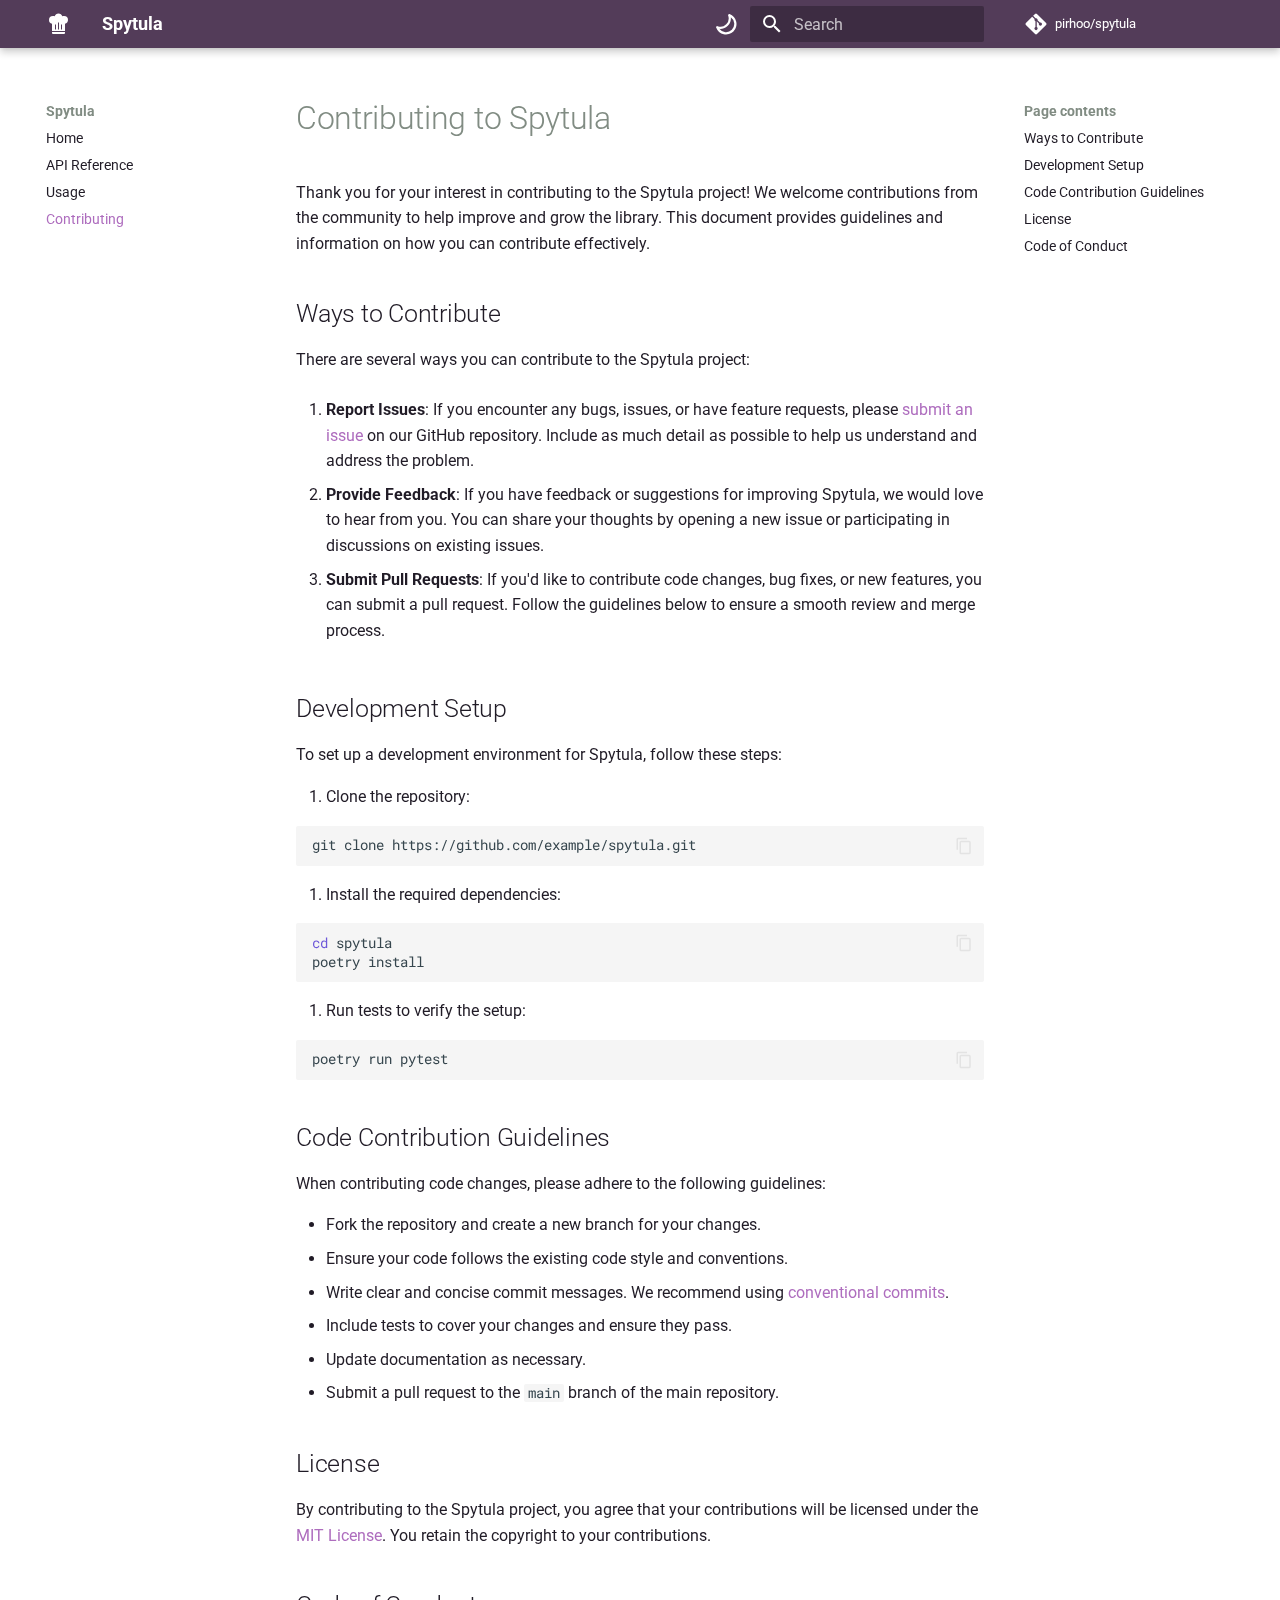
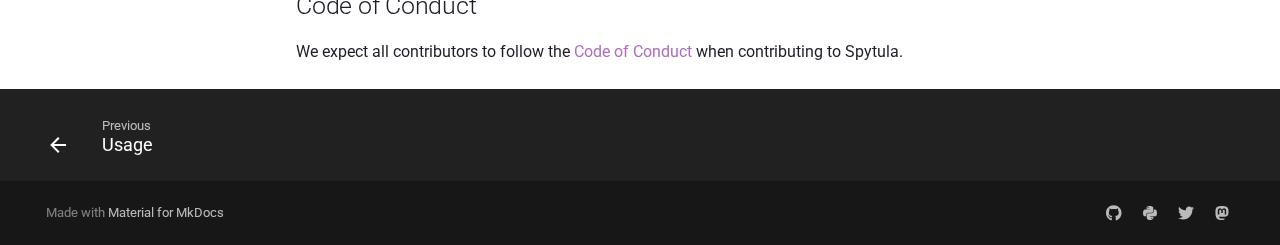
<file: contributing/index.html>
<!doctype html><html lang=en class=no-js> <head><meta charset=utf-8><meta name=viewport content="width=device-width,initial-scale=1"><meta name=description content="Spytula is a Python library that provides a simple and convenient way to build JSON and  YAML data structures using a builder pattern."><link href=../usage/ rel=prev><link rel=icon href=..><meta name=generator content="mkdocs-1.4.3, mkdocs-material-9.1.16"><title>Contributing - Spytula</title><link rel=stylesheet href=../assets/stylesheets/main.26e3688c.min.css><link rel=stylesheet href=../assets/stylesheets/palette.ecc896b0.min.css><link rel=preconnect href=https://fonts.gstatic.com crossorigin><link rel=stylesheet href="https://fonts.googleapis.com/css?family=Roboto:300,300i,400,400i,700,700i%7CRoboto+Mono:400,400i,700,700i&display=fallback"><style>:root{--md-text-font:"Roboto";--md-code-font:"Roboto Mono"}</style><link rel=stylesheet href=../assets/_mkdocstrings.css><link rel=stylesheet href=../stylesheets/extra.css><script>__md_scope=new URL("..",location),__md_hash=e=>[...e].reduce((e,_)=>(e<<5)-e+_.charCodeAt(0),0),__md_get=(e,_=localStorage,t=__md_scope)=>JSON.parse(_.getItem(t.pathname+"."+e)),__md_set=(e,_,t=localStorage,a=__md_scope)=>{try{t.setItem(a.pathname+"."+e,JSON.stringify(_))}catch(e){}}</script><meta property=og:type content=website><meta property=og:title content="Contributing - Spytula"><meta property=og:description content="Spytula is a Python library that provides a simple and convenient way to build JSON and  YAML data structures using a builder pattern."><meta property=og:image content=./assets/images/social/contributing.png><meta property=og:image:type content=image/png><meta property=og:image:width content=1200><meta property=og:image:height content=630><meta property=og:url content=None><meta name=twitter:card content=summary_large_image><meta name=twitter:title content="Contributing - Spytula"><meta name=twitter:description content="Spytula is a Python library that provides a simple and convenient way to build JSON and  YAML data structures using a builder pattern."><meta name=twitter:image content=./assets/images/social/contributing.png></head> <body dir=ltr data-md-color-scheme=spytula-light data-md-color-primary=indigo data-md-color-accent=indigo> <script>var palette=__md_get("__palette");if(palette&&"object"==typeof palette.color)for(var key of Object.keys(palette.color))document.body.setAttribute("data-md-color-"+key,palette.color[key])</script> <input class=md-toggle data-md-toggle=drawer type=checkbox id=__drawer autocomplete=off> <input class=md-toggle data-md-toggle=search type=checkbox id=__search autocomplete=off> <label class=md-overlay for=__drawer></label> <div data-md-component=skip> <a href=#contributing-to-spytula class=md-skip> Skip to content </a> </div> <div data-md-component=announce> </div> <header class="md-header md-header--shadow" data-md-component=header> <nav class="md-header__inner md-grid" aria-label=Header> <a href=.. title=Spytula class="md-header__button md-logo" aria-label=Spytula data-md-component=logo> <svg xmlns=http://www.w3.org/2000/svg viewbox="0 0 24 24"><path d="M12.5 1.5c-1.77 0-3.33 1.17-3.83 2.87C8.14 4.13 7.58 4 7 4a4 4 0 0 0-4 4 4.01 4.01 0 0 0 3 3.87V19h13v-7.13c1.76-.46 3-2.05 3-3.87a4 4 0 0 0-4-4c-.58 0-1.14.13-1.67.37-.5-1.7-2.06-2.87-3.83-2.87m-.5 9h1v7h-1v-7m-3 2h1v5H9v-5m6 0h1v5h-1v-5M6 20v1a1 1 0 0 0 1 1h11a1 1 0 0 0 1-1v-1H6Z"/></svg> </a> <label class="md-header__button md-icon" for=__drawer> <svg xmlns=http://www.w3.org/2000/svg viewbox="0 0 24 24"><path d="M3 6h18v2H3V6m0 5h18v2H3v-2m0 5h18v2H3v-2Z"/></svg> </label> <div class=md-header__title data-md-component=header-title> <div class=md-header__ellipsis> <div class=md-header__topic> <span class=md-ellipsis> Spytula </span> </div> <div class=md-header__topic data-md-component=header-topic> <span class=md-ellipsis> Contributing </span> </div> </div> </div> <form class=md-header__option data-md-component=palette> <input class=md-option data-md-color-media="(prefers-color-scheme: light)" data-md-color-scheme=spytula-light data-md-color-primary=indigo data-md-color-accent=indigo aria-label="Switch to dark theme" type=radio name=__palette id=__palette_1> <label class="md-header__button md-icon" title="Switch to dark theme" for=__palette_2 hidden> <svg xmlns=http://www.w3.org/2000/svg viewbox="0 0 16 16"><path d="M9.598 1.591a.749.749 0 0 1 .785-.175 7.001 7.001 0 1 1-8.967 8.967.75.75 0 0 1 .961-.96 5.5 5.5 0 0 0 7.046-7.046.75.75 0 0 1 .175-.786Zm1.616 1.945a7 7 0 0 1-7.678 7.678 5.499 5.499 0 1 0 7.678-7.678Z"/></svg> </label> <input class=md-option data-md-color-media="(prefers-color-scheme: dark)" data-md-color-scheme=spytula-dark data-md-color-primary=indigo data-md-color-accent=indigo aria-label="Switch to light theme" type=radio name=__palette id=__palette_2> <label class="md-header__button md-icon" title="Switch to light theme" for=__palette_1 hidden> <svg xmlns=http://www.w3.org/2000/svg viewbox="0 0 16 16"><path d="M8 12a4 4 0 1 1 0-8 4 4 0 0 1 0 8Zm0-1.5a2.5 2.5 0 1 0 0-5 2.5 2.5 0 0 0 0 5Zm5.657-8.157a.75.75 0 0 1 0 1.061l-1.061 1.06a.749.749 0 0 1-1.275-.326.749.749 0 0 1 .215-.734l1.06-1.06a.75.75 0 0 1 1.06 0Zm-9.193 9.193a.75.75 0 0 1 0 1.06l-1.06 1.061a.75.75 0 1 1-1.061-1.06l1.06-1.061a.75.75 0 0 1 1.061 0ZM8 0a.75.75 0 0 1 .75.75v1.5a.75.75 0 0 1-1.5 0V.75A.75.75 0 0 1 8 0ZM3 8a.75.75 0 0 1-.75.75H.75a.75.75 0 0 1 0-1.5h1.5A.75.75 0 0 1 3 8Zm13 0a.75.75 0 0 1-.75.75h-1.5a.75.75 0 0 1 0-1.5h1.5A.75.75 0 0 1 16 8Zm-8 5a.75.75 0 0 1 .75.75v1.5a.75.75 0 0 1-1.5 0v-1.5A.75.75 0 0 1 8 13Zm3.536-1.464a.75.75 0 0 1 1.06 0l1.061 1.06a.75.75 0 0 1-1.06 1.061l-1.061-1.06a.75.75 0 0 1 0-1.061ZM2.343 2.343a.75.75 0 0 1 1.061 0l1.06 1.061a.751.751 0 0 1-.018 1.042.751.751 0 0 1-1.042.018l-1.06-1.06a.75.75 0 0 1 0-1.06Z"/></svg> </label> </form> <label class="md-header__button md-icon" for=__search> <svg xmlns=http://www.w3.org/2000/svg viewbox="0 0 24 24"><path d="M9.5 3A6.5 6.5 0 0 1 16 9.5c0 1.61-.59 3.09-1.56 4.23l.27.27h.79l5 5-1.5 1.5-5-5v-.79l-.27-.27A6.516 6.516 0 0 1 9.5 16 6.5 6.5 0 0 1 3 9.5 6.5 6.5 0 0 1 9.5 3m0 2C7 5 5 7 5 9.5S7 14 9.5 14 14 12 14 9.5 12 5 9.5 5Z"/></svg> </label> <div class=md-search data-md-component=search role=dialog> <label class=md-search__overlay for=__search></label> <div class=md-search__inner role=search> <form class=md-search__form name=search> <input type=text class=md-search__input name=query aria-label=Search placeholder=Search autocapitalize=off autocorrect=off autocomplete=off spellcheck=false data-md-component=search-query required> <label class="md-search__icon md-icon" for=__search> <svg xmlns=http://www.w3.org/2000/svg viewbox="0 0 24 24"><path d="M9.5 3A6.5 6.5 0 0 1 16 9.5c0 1.61-.59 3.09-1.56 4.23l.27.27h.79l5 5-1.5 1.5-5-5v-.79l-.27-.27A6.516 6.516 0 0 1 9.5 16 6.5 6.5 0 0 1 3 9.5 6.5 6.5 0 0 1 9.5 3m0 2C7 5 5 7 5 9.5S7 14 9.5 14 14 12 14 9.5 12 5 9.5 5Z"/></svg> <svg xmlns=http://www.w3.org/2000/svg viewbox="0 0 24 24"><path d="M20 11v2H8l5.5 5.5-1.42 1.42L4.16 12l7.92-7.92L13.5 5.5 8 11h12Z"/></svg> </label> <nav class=md-search__options aria-label=Search> <a href=javascript:void(0) class="md-search__icon md-icon" title=Share aria-label=Share data-clipboard data-clipboard-text data-md-component=search-share tabindex=-1> <svg xmlns=http://www.w3.org/2000/svg viewbox="0 0 24 24"><path d="M18 16.08c-.76 0-1.44.3-1.96.77L8.91 12.7c.05-.23.09-.46.09-.7 0-.24-.04-.47-.09-.7l7.05-4.11c.54.5 1.25.81 2.04.81a3 3 0 0 0 3-3 3 3 0 0 0-3-3 3 3 0 0 0-3 3c0 .24.04.47.09.7L8.04 9.81C7.5 9.31 6.79 9 6 9a3 3 0 0 0-3 3 3 3 0 0 0 3 3c.79 0 1.5-.31 2.04-.81l7.12 4.15c-.05.21-.08.43-.08.66 0 1.61 1.31 2.91 2.92 2.91 1.61 0 2.92-1.3 2.92-2.91A2.92 2.92 0 0 0 18 16.08Z"/></svg> </a> <button type=reset class="md-search__icon md-icon" title=Clear aria-label=Clear tabindex=-1> <svg xmlns=http://www.w3.org/2000/svg viewbox="0 0 24 24"><path d="M19 6.41 17.59 5 12 10.59 6.41 5 5 6.41 10.59 12 5 17.59 6.41 19 12 13.41 17.59 19 19 17.59 13.41 12 19 6.41Z"/></svg> </button> </nav> <div class=md-search__suggest data-md-component=search-suggest></div> </form> <div class=md-search__output> <div class=md-search__scrollwrap data-md-scrollfix> <div class=md-search-result data-md-component=search-result> <div class=md-search-result__meta> Initializing search </div> <ol class=md-search-result__list role=presentation></ol> </div> </div> </div> </div> </div> <div class=md-header__source> <a href=https://github.com/pirhoo/spytula title="Go to repository" class=md-source data-md-component=source> <div class="md-source__icon md-icon"> <svg xmlns=http://www.w3.org/2000/svg viewbox="0 0 448 512"><!-- Font Awesome Free 6.4.0 by @fontawesome - https://fontawesome.com License - https://fontawesome.com/license/free (Icons: CC BY 4.0, Fonts: SIL OFL 1.1, Code: MIT License) Copyright 2023 Fonticons, Inc.--><path d="M439.55 236.05 244 40.45a28.87 28.87 0 0 0-40.81 0l-40.66 40.63 51.52 51.52c27.06-9.14 52.68 16.77 43.39 43.68l49.66 49.66c34.23-11.8 61.18 31 35.47 56.69-26.49 26.49-70.21-2.87-56-37.34L240.22 199v121.85c25.3 12.54 22.26 41.85 9.08 55a34.34 34.34 0 0 1-48.55 0c-17.57-17.6-11.07-46.91 11.25-56v-123c-20.8-8.51-24.6-30.74-18.64-45L142.57 101 8.45 235.14a28.86 28.86 0 0 0 0 40.81l195.61 195.6a28.86 28.86 0 0 0 40.8 0l194.69-194.69a28.86 28.86 0 0 0 0-40.81z"/></svg> </div> <div class=md-source__repository> pirhoo/spytula </div> </a> </div> </nav> </header> <div class=md-container data-md-component=container> <main class=md-main data-md-component=main> <div class="md-main__inner md-grid"> <div class="md-sidebar md-sidebar--primary" data-md-component=sidebar data-md-type=navigation> <div class=md-sidebar__scrollwrap> <div class=md-sidebar__inner> <nav class="md-nav md-nav--primary" aria-label=Navigation data-md-level=0> <label class=md-nav__title for=__drawer> <a href=.. title=Spytula class="md-nav__button md-logo" aria-label=Spytula data-md-component=logo> <svg xmlns=http://www.w3.org/2000/svg viewbox="0 0 24 24"><path d="M12.5 1.5c-1.77 0-3.33 1.17-3.83 2.87C8.14 4.13 7.58 4 7 4a4 4 0 0 0-4 4 4.01 4.01 0 0 0 3 3.87V19h13v-7.13c1.76-.46 3-2.05 3-3.87a4 4 0 0 0-4-4c-.58 0-1.14.13-1.67.37-.5-1.7-2.06-2.87-3.83-2.87m-.5 9h1v7h-1v-7m-3 2h1v5H9v-5m6 0h1v5h-1v-5M6 20v1a1 1 0 0 0 1 1h11a1 1 0 0 0 1-1v-1H6Z"/></svg> </a> Spytula </label> <div class=md-nav__source> <a href=https://github.com/pirhoo/spytula title="Go to repository" class=md-source data-md-component=source> <div class="md-source__icon md-icon"> <svg xmlns=http://www.w3.org/2000/svg viewbox="0 0 448 512"><!-- Font Awesome Free 6.4.0 by @fontawesome - https://fontawesome.com License - https://fontawesome.com/license/free (Icons: CC BY 4.0, Fonts: SIL OFL 1.1, Code: MIT License) Copyright 2023 Fonticons, Inc.--><path d="M439.55 236.05 244 40.45a28.87 28.87 0 0 0-40.81 0l-40.66 40.63 51.52 51.52c27.06-9.14 52.68 16.77 43.39 43.68l49.66 49.66c34.23-11.8 61.18 31 35.47 56.69-26.49 26.49-70.21-2.87-56-37.34L240.22 199v121.85c25.3 12.54 22.26 41.85 9.08 55a34.34 34.34 0 0 1-48.55 0c-17.57-17.6-11.07-46.91 11.25-56v-123c-20.8-8.51-24.6-30.74-18.64-45L142.57 101 8.45 235.14a28.86 28.86 0 0 0 0 40.81l195.61 195.6a28.86 28.86 0 0 0 40.8 0l194.69-194.69a28.86 28.86 0 0 0 0-40.81z"/></svg> </div> <div class=md-source__repository> pirhoo/spytula </div> </a> </div> <ul class=md-nav__list data-md-scrollfix> <li class=md-nav__item> <a href=.. class=md-nav__link> Home </a> </li> <li class=md-nav__item> <a href=../api/ class=md-nav__link> API Reference </a> </li> <li class=md-nav__item> <a href=../usage/ class=md-nav__link> Usage </a> </li> <li class="md-nav__item md-nav__item--active"> <input class="md-nav__toggle md-toggle" type=checkbox id=__toc> <label class="md-nav__link md-nav__link--active" for=__toc> Contributing <span class="md-nav__icon md-icon"></span> </label> <a href=./ class="md-nav__link md-nav__link--active"> Contributing </a> <nav class="md-nav md-nav--secondary" aria-label="Page contents"> <label class=md-nav__title for=__toc> <span class="md-nav__icon md-icon"></span> Page contents </label> <ul class=md-nav__list data-md-component=toc data-md-scrollfix> <li class=md-nav__item> <a href=#ways-to-contribute class=md-nav__link> Ways to Contribute </a> </li> <li class=md-nav__item> <a href=#development-setup class=md-nav__link> Development Setup </a> </li> <li class=md-nav__item> <a href=#code-contribution-guidelines class=md-nav__link> Code Contribution Guidelines </a> </li> <li class=md-nav__item> <a href=#license class=md-nav__link> License </a> </li> <li class=md-nav__item> <a href=#code-of-conduct class=md-nav__link> Code of Conduct </a> </li> </ul> </nav> </li> </ul> </nav> </div> </div> </div> <div class="md-sidebar md-sidebar--secondary" data-md-component=sidebar data-md-type=toc> <div class=md-sidebar__scrollwrap> <div class=md-sidebar__inner> <nav class="md-nav md-nav--secondary" aria-label="Page contents"> <label class=md-nav__title for=__toc> <span class="md-nav__icon md-icon"></span> Page contents </label> <ul class=md-nav__list data-md-component=toc data-md-scrollfix> <li class=md-nav__item> <a href=#ways-to-contribute class=md-nav__link> Ways to Contribute </a> </li> <li class=md-nav__item> <a href=#development-setup class=md-nav__link> Development Setup </a> </li> <li class=md-nav__item> <a href=#code-contribution-guidelines class=md-nav__link> Code Contribution Guidelines </a> </li> <li class=md-nav__item> <a href=#license class=md-nav__link> License </a> </li> <li class=md-nav__item> <a href=#code-of-conduct class=md-nav__link> Code of Conduct </a> </li> </ul> </nav> </div> </div> </div> <div class=md-content data-md-component=content> <article class="md-content__inner md-typeset"> <h1 id=contributing-to-spytula>Contributing to Spytula<a class=headerlink href=#contributing-to-spytula title="Permanent link">&para;</a></h1> <p>Thank you for your interest in contributing to the Spytula project! We welcome contributions from the community to help improve and grow the library. This document provides guidelines and information on how you can contribute effectively.</p> <h2 id=ways-to-contribute>Ways to Contribute<a class=headerlink href=#ways-to-contribute title="Permanent link">&para;</a></h2> <p>There are several ways you can contribute to the Spytula project:</p> <ol> <li> <p><strong>Report Issues</strong>: If you encounter any bugs, issues, or have feature requests, please <a href=https://github.com/pirhoo/spytula/issues>submit an issue</a> on our GitHub repository. Include as much detail as possible to help us understand and address the problem.</p> </li> <li> <p><strong>Provide Feedback</strong>: If you have feedback or suggestions for improving Spytula, we would love to hear from you. You can share your thoughts by opening a new issue or participating in discussions on existing issues.</p> </li> <li> <p><strong>Submit Pull Requests</strong>: If you'd like to contribute code changes, bug fixes, or new features, you can submit a pull request. Follow the guidelines below to ensure a smooth review and merge process.</p> </li> </ol> <h2 id=development-setup>Development Setup<a class=headerlink href=#development-setup title="Permanent link">&para;</a></h2> <p>To set up a development environment for Spytula, follow these steps:</p> <ol> <li>Clone the repository:</li> </ol> <div class=highlight><pre><span></span><code>git<span class=w> </span>clone<span class=w> </span>https://github.com/example/spytula.git
</code></pre></div> <ol> <li>Install the required dependencies:</li> </ol> <div class=highlight><pre><span></span><code><span class=nb>cd</span><span class=w> </span>spytula
poetry<span class=w> </span>install
</code></pre></div> <ol> <li>Run tests to verify the setup:</li> </ol> <div class=highlight><pre><span></span><code>poetry<span class=w> </span>run<span class=w> </span>pytest
</code></pre></div> <h2 id=code-contribution-guidelines>Code Contribution Guidelines<a class=headerlink href=#code-contribution-guidelines title="Permanent link">&para;</a></h2> <p>When contributing code changes, please adhere to the following guidelines:</p> <ul> <li>Fork the repository and create a new branch for your changes.</li> <li>Ensure your code follows the existing code style and conventions.</li> <li>Write clear and concise commit messages. We recommend using <a href=https://www.conventionalcommits.org>conventional commits</a>.</li> <li>Include tests to cover your changes and ensure they pass.</li> <li>Update documentation as necessary.</li> <li>Submit a pull request to the <code>main</code> branch of the main repository.</li> </ul> <h2 id=license>License<a class=headerlink href=#license title="Permanent link">&para;</a></h2> <p>By contributing to the Spytula project, you agree that your contributions will be licensed under the <a href=https://opensource.org/licenses/MIT>MIT License</a>. You retain the copyright to your contributions.</p> <h2 id=code-of-conduct>Code of Conduct<a class=headerlink href=#code-of-conduct title="Permanent link">&para;</a></h2> <p>We expect all contributors to follow the <a href=https://github.com/pirhoo/spytula/blob/main/CODE_OF_CONDUCT.md>Code of Conduct</a> when contributing to Spytula.</p> </article> </div> <script>var tabs=__md_get("__tabs");if(Array.isArray(tabs))e:for(var set of document.querySelectorAll(".tabbed-set")){var tab,labels=set.querySelector(".tabbed-labels");for(tab of tabs)for(var label of labels.getElementsByTagName("label"))if(label.innerText.trim()===tab){var input=document.getElementById(label.htmlFor);input.checked=!0;continue e}}</script> </div> <button type=button class="md-top md-icon" data-md-component=top hidden> <svg xmlns=http://www.w3.org/2000/svg viewbox="0 0 24 24"><path d="M13 20h-2V8l-5.5 5.5-1.42-1.42L12 4.16l7.92 7.92-1.42 1.42L13 8v12Z"/></svg> Back to top </button> </main> <footer class=md-footer> <nav class="md-footer__inner md-grid" aria-label=Footer> <a href=../usage/ class="md-footer__link md-footer__link--prev" aria-label="Previous: Usage" rel=prev> <div class="md-footer__button md-icon"> <svg xmlns=http://www.w3.org/2000/svg viewbox="0 0 24 24"><path d="M20 11v2H8l5.5 5.5-1.42 1.42L4.16 12l7.92-7.92L13.5 5.5 8 11h12Z"/></svg> </div> <div class=md-footer__title> <span class=md-footer__direction> Previous </span> <div class=md-ellipsis> Usage </div> </div> </a> </nav> <div class="md-footer-meta md-typeset"> <div class="md-footer-meta__inner md-grid"> <div class=md-copyright> Made with <a href=https://squidfunk.github.io/mkdocs-material/ target=_blank rel=noopener> Material for MkDocs </a> </div> <div class=md-social> <a href=https://github.com/pirhoo/spytula target=_blank rel=noopener title=github.com class=md-social__link> <svg xmlns=http://www.w3.org/2000/svg viewbox="0 0 496 512"><!-- Font Awesome Free 6.4.0 by @fontawesome - https://fontawesome.com License - https://fontawesome.com/license/free (Icons: CC BY 4.0, Fonts: SIL OFL 1.1, Code: MIT License) Copyright 2023 Fonticons, Inc.--><path d="M165.9 397.4c0 2-2.3 3.6-5.2 3.6-3.3.3-5.6-1.3-5.6-3.6 0-2 2.3-3.6 5.2-3.6 3-.3 5.6 1.3 5.6 3.6zm-31.1-4.5c-.7 2 1.3 4.3 4.3 4.9 2.6 1 5.6 0 6.2-2s-1.3-4.3-4.3-5.2c-2.6-.7-5.5.3-6.2 2.3zm44.2-1.7c-2.9.7-4.9 2.6-4.6 4.9.3 2 2.9 3.3 5.9 2.6 2.9-.7 4.9-2.6 4.6-4.6-.3-1.9-3-3.2-5.9-2.9zM244.8 8C106.1 8 0 113.3 0 252c0 110.9 69.8 205.8 169.5 239.2 12.8 2.3 17.3-5.6 17.3-12.1 0-6.2-.3-40.4-.3-61.4 0 0-70 15-84.7-29.8 0 0-11.4-29.1-27.8-36.6 0 0-22.9-15.7 1.6-15.4 0 0 24.9 2 38.6 25.8 21.9 38.6 58.6 27.5 72.9 20.9 2.3-16 8.8-27.1 16-33.7-55.9-6.2-112.3-14.3-112.3-110.5 0-27.5 7.6-41.3 23.6-58.9-2.6-6.5-11.1-33.3 2.6-67.9 20.9-6.5 69 27 69 27 20-5.6 41.5-8.5 62.8-8.5s42.8 2.9 62.8 8.5c0 0 48.1-33.6 69-27 13.7 34.7 5.2 61.4 2.6 67.9 16 17.7 25.8 31.5 25.8 58.9 0 96.5-58.9 104.2-114.8 110.5 9.2 7.9 17 22.9 17 46.4 0 33.7-.3 75.4-.3 83.6 0 6.5 4.6 14.4 17.3 12.1C428.2 457.8 496 362.9 496 252 496 113.3 383.5 8 244.8 8zM97.2 352.9c-1.3 1-1 3.3.7 5.2 1.6 1.6 3.9 2.3 5.2 1 1.3-1 1-3.3-.7-5.2-1.6-1.6-3.9-2.3-5.2-1zm-10.8-8.1c-.7 1.3.3 2.9 2.3 3.9 1.6 1 3.6.7 4.3-.7.7-1.3-.3-2.9-2.3-3.9-2-.6-3.6-.3-4.3.7zm32.4 35.6c-1.6 1.3-1 4.3 1.3 6.2 2.3 2.3 5.2 2.6 6.5 1 1.3-1.3.7-4.3-1.3-6.2-2.2-2.3-5.2-2.6-6.5-1zm-11.4-14.7c-1.6 1-1.6 3.6 0 5.9 1.6 2.3 4.3 3.3 5.6 2.3 1.6-1.3 1.6-3.9 0-6.2-1.4-2.3-4-3.3-5.6-2z"/></svg> </a> <a href=https://pypi.org/project/spytula/ target=_blank rel=noopener title=pypi.org class=md-social__link> <svg xmlns=http://www.w3.org/2000/svg viewbox="0 0 448 512"><!-- Font Awesome Free 6.4.0 by @fontawesome - https://fontawesome.com License - https://fontawesome.com/license/free (Icons: CC BY 4.0, Fonts: SIL OFL 1.1, Code: MIT License) Copyright 2023 Fonticons, Inc.--><path d="M439.8 200.5c-7.7-30.9-22.3-54.2-53.4-54.2h-40.1v47.4c0 36.8-31.2 67.8-66.8 67.8H172.7c-29.2 0-53.4 25-53.4 54.3v101.8c0 29 25.2 46 53.4 54.3 33.8 9.9 66.3 11.7 106.8 0 26.9-7.8 53.4-23.5 53.4-54.3v-40.7H226.2v-13.6h160.2c31.1 0 42.6-21.7 53.4-54.2 11.2-33.5 10.7-65.7 0-108.6zM286.2 404c11.1 0 20.1 9.1 20.1 20.3 0 11.3-9 20.4-20.1 20.4-11 0-20.1-9.2-20.1-20.4.1-11.3 9.1-20.3 20.1-20.3zM167.8 248.1h106.8c29.7 0 53.4-24.5 53.4-54.3V91.9c0-29-24.4-50.7-53.4-55.6-35.8-5.9-74.7-5.6-106.8.1-45.2 8-53.4 24.7-53.4 55.6v40.7h106.9v13.6h-147c-31.1 0-58.3 18.7-66.8 54.2-9.8 40.7-10.2 66.1 0 108.6 7.6 31.6 25.7 54.2 56.8 54.2H101v-48.8c0-35.3 30.5-66.4 66.8-66.4zm-6.7-142.6c-11.1 0-20.1-9.1-20.1-20.3.1-11.3 9-20.4 20.1-20.4 11 0 20.1 9.2 20.1 20.4s-9 20.3-20.1 20.3z"/></svg> </a> <a href=https://twitter.com/pirhoo target=_blank rel=noopener title=twitter.com class=md-social__link> <svg xmlns=http://www.w3.org/2000/svg viewbox="0 0 512 512"><!-- Font Awesome Free 6.4.0 by @fontawesome - https://fontawesome.com License - https://fontawesome.com/license/free (Icons: CC BY 4.0, Fonts: SIL OFL 1.1, Code: MIT License) Copyright 2023 Fonticons, Inc.--><path d="M459.37 151.716c.325 4.548.325 9.097.325 13.645 0 138.72-105.583 298.558-298.558 298.558-59.452 0-114.68-17.219-161.137-47.106 8.447.974 16.568 1.299 25.34 1.299 49.055 0 94.213-16.568 130.274-44.832-46.132-.975-84.792-31.188-98.112-72.772 6.498.974 12.995 1.624 19.818 1.624 9.421 0 18.843-1.3 27.614-3.573-48.081-9.747-84.143-51.98-84.143-102.985v-1.299c13.969 7.797 30.214 12.67 47.431 13.319-28.264-18.843-46.781-51.005-46.781-87.391 0-19.492 5.197-37.36 14.294-52.954 51.655 63.675 129.3 105.258 216.365 109.807-1.624-7.797-2.599-15.918-2.599-24.04 0-57.828 46.782-104.934 104.934-104.934 30.213 0 57.502 12.67 76.67 33.137 23.715-4.548 46.456-13.32 66.599-25.34-7.798 24.366-24.366 44.833-46.132 57.827 21.117-2.273 41.584-8.122 60.426-16.243-14.292 20.791-32.161 39.308-52.628 54.253z"/></svg> </a> <a href=https://mastodon.social/@pirhoo target=_blank rel="noopener me" title=mastodon.social class=md-social__link> <svg xmlns=http://www.w3.org/2000/svg viewbox="0 0 448 512"><!-- Font Awesome Free 6.4.0 by @fontawesome - https://fontawesome.com License - https://fontawesome.com/license/free (Icons: CC BY 4.0, Fonts: SIL OFL 1.1, Code: MIT License) Copyright 2023 Fonticons, Inc.--><path d="M433 179.11c0-97.2-63.71-125.7-63.71-125.7-62.52-28.7-228.56-28.4-290.48 0 0 0-63.72 28.5-63.72 125.7 0 115.7-6.6 259.4 105.63 289.1 40.51 10.7 75.32 13 103.33 11.4 50.81-2.8 79.32-18.1 79.32-18.1l-1.7-36.9s-36.31 11.4-77.12 10.1c-40.41-1.4-83-4.4-89.63-54a102.54 102.54 0 0 1-.9-13.9c85.63 20.9 158.65 9.1 178.75 6.7 56.12-6.7 105-41.3 111.23-72.9 9.8-49.8 9-121.5 9-121.5zm-75.12 125.2h-46.63v-114.2c0-49.7-64-51.6-64 6.9v62.5h-46.33V197c0-58.5-64-56.6-64-6.9v114.2H90.19c0-122.1-5.2-147.9 18.41-175 25.9-28.9 79.82-30.8 103.83 6.1l11.6 19.5 11.6-19.5c24.11-37.1 78.12-34.8 103.83-6.1 23.71 27.3 18.4 53 18.4 175z"/></svg> </a> </div> </div> </div> </footer> </div> <div class=md-dialog data-md-component=dialog> <div class="md-dialog__inner md-typeset"></div> </div> <script id=__config type=application/json>{"base": "..", "features": ["content.tabs.link", "announce.dismiss", "content.code.copy", "navigation.footer", "navigation.top", "search.highlight", "search.share", "search.suggest", "toc.follow"], "search": "../assets/javascripts/workers/search.208ed371.min.js", "translations": {"clipboard.copied": "Copied to clipboard", "clipboard.copy": "Copy to clipboard", "search.result.more.one": "1 more on this page", "search.result.more.other": "# more on this page", "search.result.none": "No matching documents", "search.result.one": "1 matching document", "search.result.other": "# matching documents", "search.result.placeholder": "Type to start searching", "search.result.term.missing": "Missing", "select.version": "Select version"}}</script> <script src=../assets/javascripts/bundle.a51614de.min.js></script> </body> </html>
</file>
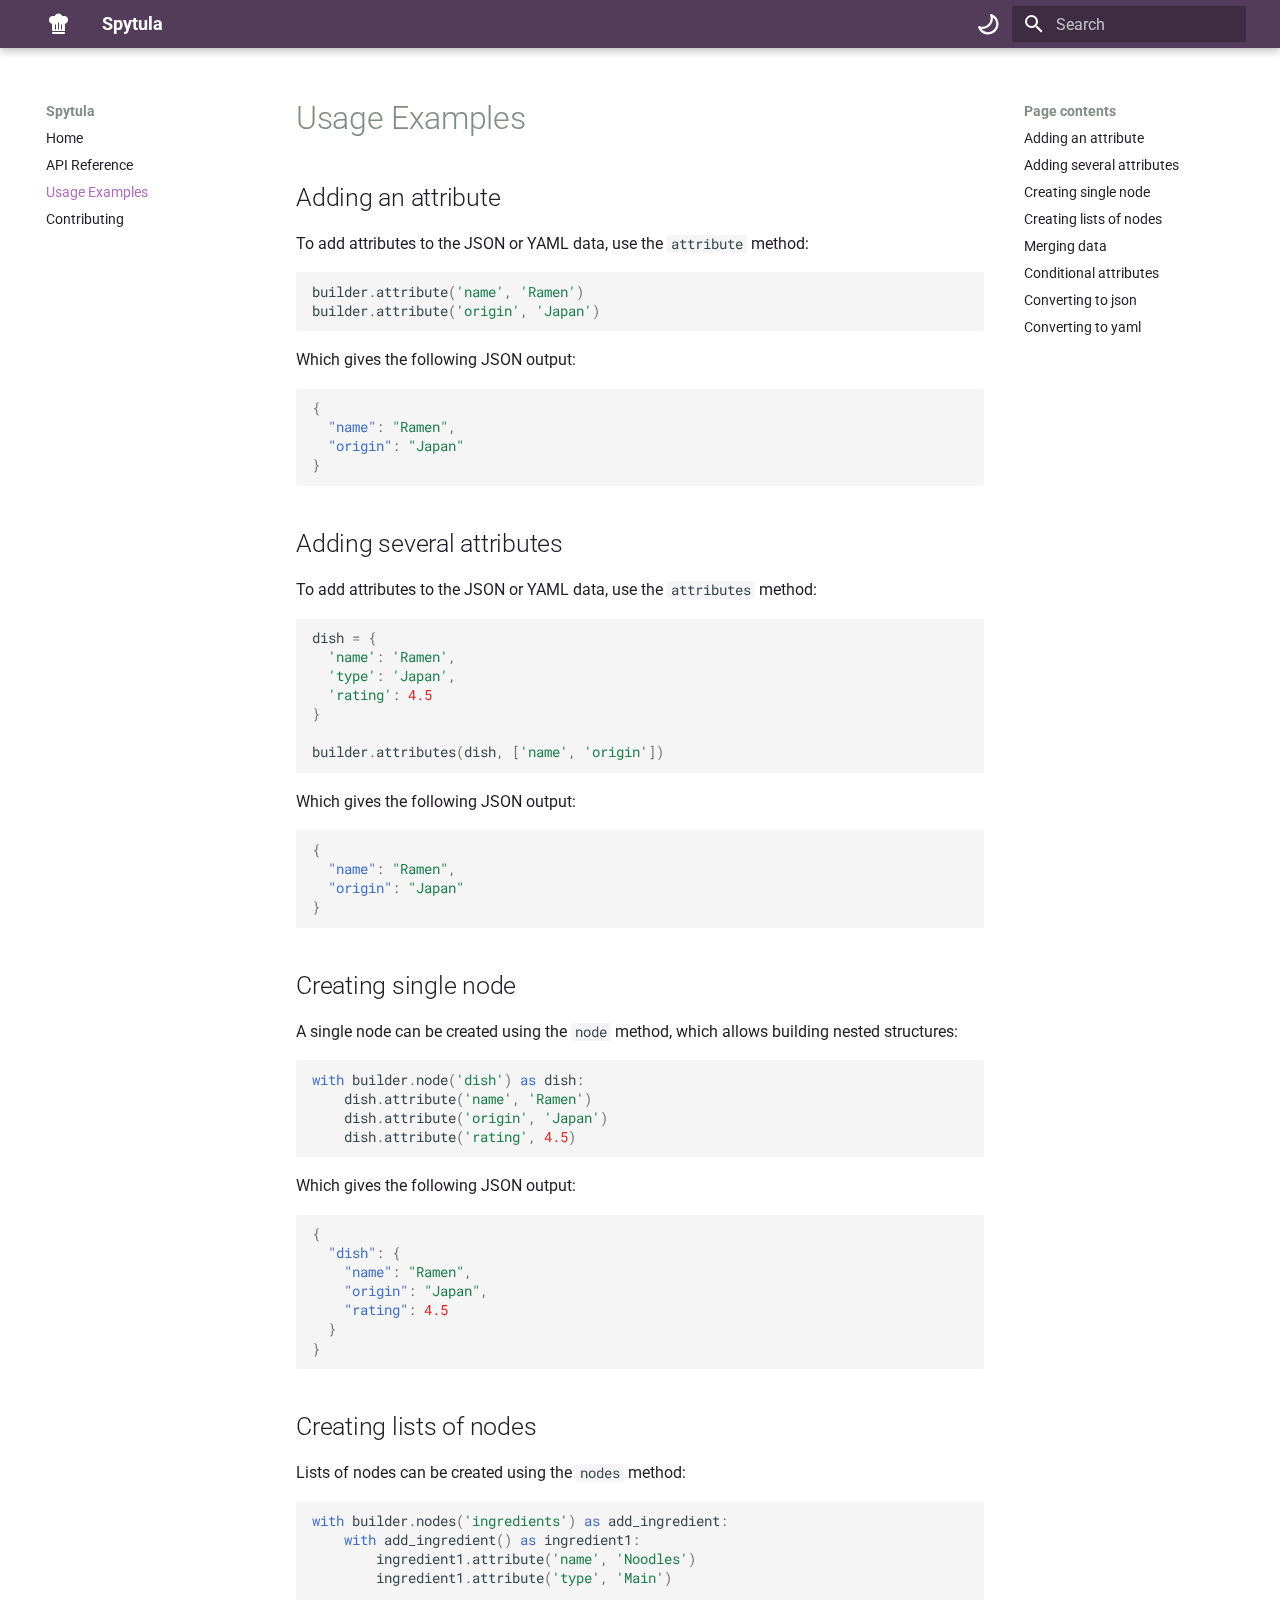
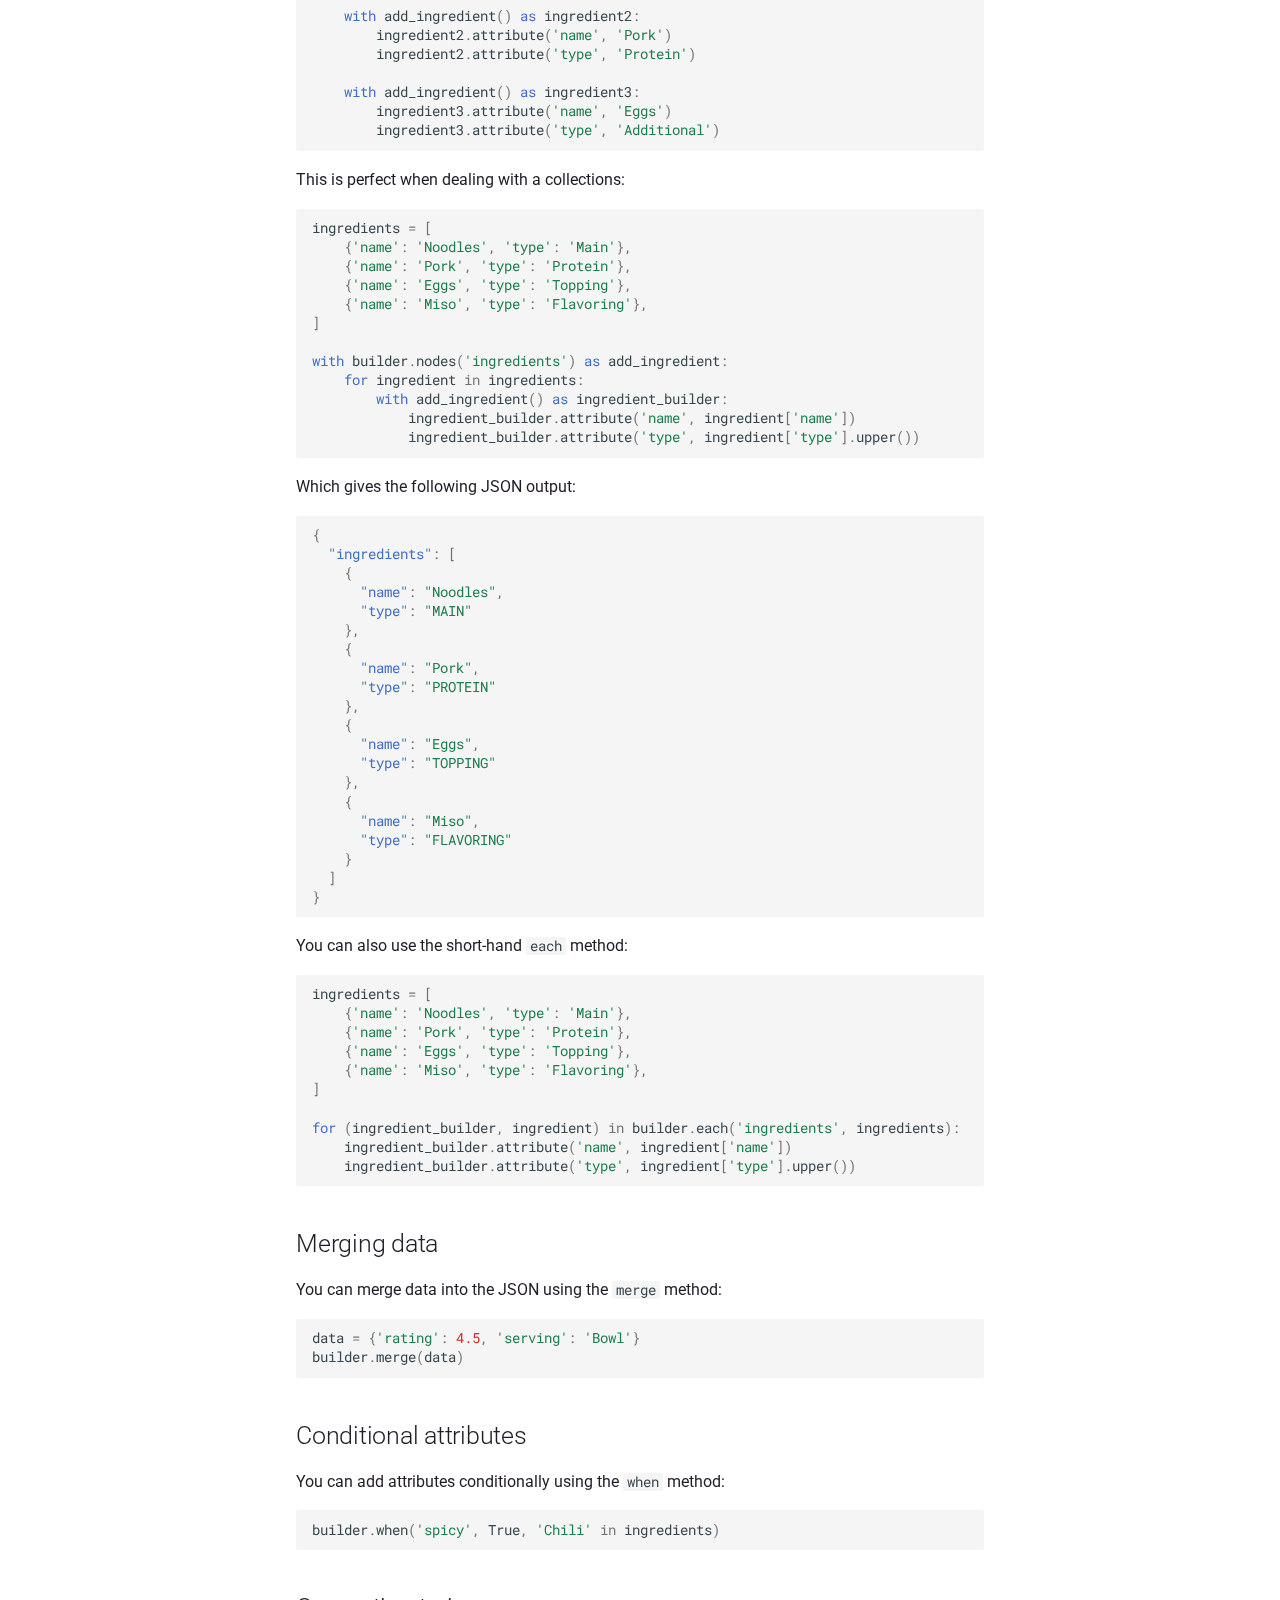
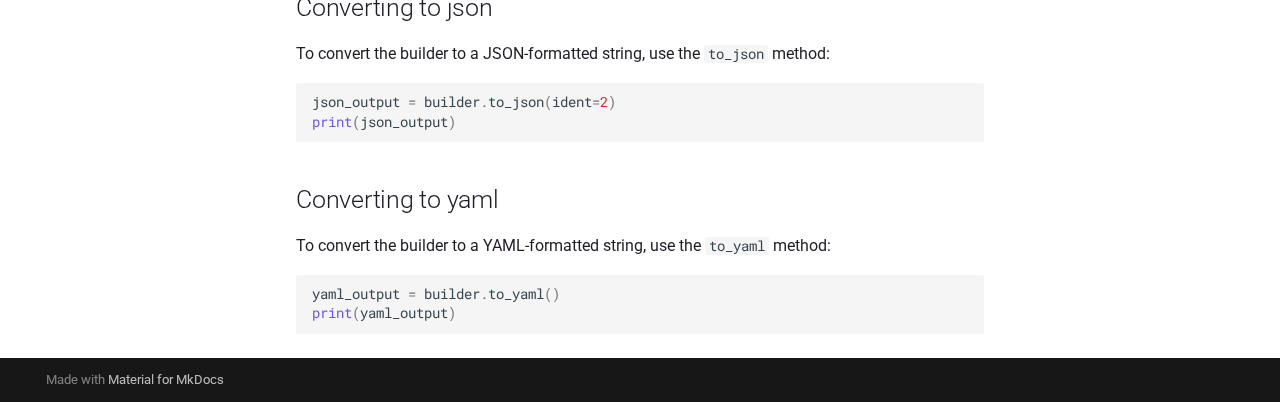
<file: examples/index.html>
<!doctype html>
<html lang="en" class="no-js">
  <head>
    
      <meta charset="utf-8">
      <meta name="viewport" content="width=device-width,initial-scale=1">
      
      
      
      
        <link rel="prev" href="../api/">
      
      
        <link rel="next" href="../contributing/">
      
      <link rel="icon" href="..">
      <meta name="generator" content="mkdocs-1.4.3, mkdocs-material-9.1.16">
    
    
      
        <title>Usage Examples - Spytula</title>
      
    
    
      <link rel="stylesheet" href="../assets/stylesheets/main.26e3688c.min.css">
      
        
        <link rel="stylesheet" href="../assets/stylesheets/palette.ecc896b0.min.css">
      
      

    
    
    
      
        
        
        <link rel="preconnect" href="https://fonts.gstatic.com" crossorigin>
        <link rel="stylesheet" href="https://fonts.googleapis.com/css?family=Roboto:300,300i,400,400i,700,700i%7CRoboto+Mono:400,400i,700,700i&display=fallback">
        <style>:root{--md-text-font:"Roboto";--md-code-font:"Roboto Mono"}</style>
      
    
    
      <link rel="stylesheet" href="../assets/_mkdocstrings.css">
    
      <link rel="stylesheet" href="../stylesheets/extra.css">
    
    <script>__md_scope=new URL("..",location),__md_hash=e=>[...e].reduce((e,_)=>(e<<5)-e+_.charCodeAt(0),0),__md_get=(e,_=localStorage,t=__md_scope)=>JSON.parse(_.getItem(t.pathname+"."+e)),__md_set=(e,_,t=localStorage,a=__md_scope)=>{try{t.setItem(a.pathname+"."+e,JSON.stringify(_))}catch(e){}}</script>
    
      

    
    
    
  </head>
  
  
    
    
      
    
    
    
    
    <body dir="ltr" data-md-color-scheme="spytula-light" data-md-color-primary="indigo" data-md-color-accent="indigo">
  
    
    
      <script>var palette=__md_get("__palette");if(palette&&"object"==typeof palette.color)for(var key of Object.keys(palette.color))document.body.setAttribute("data-md-color-"+key,palette.color[key])</script>
    
    <input class="md-toggle" data-md-toggle="drawer" type="checkbox" id="__drawer" autocomplete="off">
    <input class="md-toggle" data-md-toggle="search" type="checkbox" id="__search" autocomplete="off">
    <label class="md-overlay" for="__drawer"></label>
    <div data-md-component="skip">
      
        
        <a href="#adding-an-attribute" class="md-skip">
          Skip to content
        </a>
      
    </div>
    <div data-md-component="announce">
      
    </div>
    
    
      

  

<header class="md-header md-header--shadow" data-md-component="header">
  <nav class="md-header__inner md-grid" aria-label="Header">
    <a href=".." title="Spytula" class="md-header__button md-logo" aria-label="Spytula" data-md-component="logo">
      
  
  <svg xmlns="http://www.w3.org/2000/svg" viewBox="0 0 24 24"><path d="M12.5 1.5c-1.77 0-3.33 1.17-3.83 2.87C8.14 4.13 7.58 4 7 4a4 4 0 0 0-4 4 4.01 4.01 0 0 0 3 3.87V19h13v-7.13c1.76-.46 3-2.05 3-3.87a4 4 0 0 0-4-4c-.58 0-1.14.13-1.67.37-.5-1.7-2.06-2.87-3.83-2.87m-.5 9h1v7h-1v-7m-3 2h1v5H9v-5m6 0h1v5h-1v-5M6 20v1a1 1 0 0 0 1 1h11a1 1 0 0 0 1-1v-1H6Z"/></svg>

    </a>
    <label class="md-header__button md-icon" for="__drawer">
      <svg xmlns="http://www.w3.org/2000/svg" viewBox="0 0 24 24"><path d="M3 6h18v2H3V6m0 5h18v2H3v-2m0 5h18v2H3v-2Z"/></svg>
    </label>
    <div class="md-header__title" data-md-component="header-title">
      <div class="md-header__ellipsis">
        <div class="md-header__topic">
          <span class="md-ellipsis">
            Spytula
          </span>
        </div>
        <div class="md-header__topic" data-md-component="header-topic">
          <span class="md-ellipsis">
            
              Usage Examples
            
          </span>
        </div>
      </div>
    </div>
    
      
        <form class="md-header__option" data-md-component="palette">
          
            
            
            
            <input class="md-option" data-md-color-media="(prefers-color-scheme: light)" data-md-color-scheme="spytula-light" data-md-color-primary="indigo" data-md-color-accent="indigo"  aria-label="Switch to dark theme"  type="radio" name="__palette" id="__palette_1">
            
              <label class="md-header__button md-icon" title="Switch to dark theme" for="__palette_2" hidden>
                <svg xmlns="http://www.w3.org/2000/svg" viewBox="0 0 16 16"><path d="M9.598 1.591a.749.749 0 0 1 .785-.175 7.001 7.001 0 1 1-8.967 8.967.75.75 0 0 1 .961-.96 5.5 5.5 0 0 0 7.046-7.046.75.75 0 0 1 .175-.786Zm1.616 1.945a7 7 0 0 1-7.678 7.678 5.499 5.499 0 1 0 7.678-7.678Z"/></svg>
              </label>
            
          
            
            
            
            <input class="md-option" data-md-color-media="(prefers-color-scheme: dark)" data-md-color-scheme="spytula-dark" data-md-color-primary="indigo" data-md-color-accent="indigo"  aria-label="Switch to light theme"  type="radio" name="__palette" id="__palette_2">
            
              <label class="md-header__button md-icon" title="Switch to light theme" for="__palette_1" hidden>
                <svg xmlns="http://www.w3.org/2000/svg" viewBox="0 0 16 16"><path d="M8 12a4 4 0 1 1 0-8 4 4 0 0 1 0 8Zm0-1.5a2.5 2.5 0 1 0 0-5 2.5 2.5 0 0 0 0 5Zm5.657-8.157a.75.75 0 0 1 0 1.061l-1.061 1.06a.749.749 0 0 1-1.275-.326.749.749 0 0 1 .215-.734l1.06-1.06a.75.75 0 0 1 1.06 0Zm-9.193 9.193a.75.75 0 0 1 0 1.06l-1.06 1.061a.75.75 0 1 1-1.061-1.06l1.06-1.061a.75.75 0 0 1 1.061 0ZM8 0a.75.75 0 0 1 .75.75v1.5a.75.75 0 0 1-1.5 0V.75A.75.75 0 0 1 8 0ZM3 8a.75.75 0 0 1-.75.75H.75a.75.75 0 0 1 0-1.5h1.5A.75.75 0 0 1 3 8Zm13 0a.75.75 0 0 1-.75.75h-1.5a.75.75 0 0 1 0-1.5h1.5A.75.75 0 0 1 16 8Zm-8 5a.75.75 0 0 1 .75.75v1.5a.75.75 0 0 1-1.5 0v-1.5A.75.75 0 0 1 8 13Zm3.536-1.464a.75.75 0 0 1 1.06 0l1.061 1.06a.75.75 0 0 1-1.06 1.061l-1.061-1.06a.75.75 0 0 1 0-1.061ZM2.343 2.343a.75.75 0 0 1 1.061 0l1.06 1.061a.751.751 0 0 1-.018 1.042.751.751 0 0 1-1.042.018l-1.06-1.06a.75.75 0 0 1 0-1.06Z"/></svg>
              </label>
            
          
        </form>
      
    
    
    
      <label class="md-header__button md-icon" for="__search">
        <svg xmlns="http://www.w3.org/2000/svg" viewBox="0 0 24 24"><path d="M9.5 3A6.5 6.5 0 0 1 16 9.5c0 1.61-.59 3.09-1.56 4.23l.27.27h.79l5 5-1.5 1.5-5-5v-.79l-.27-.27A6.516 6.516 0 0 1 9.5 16 6.5 6.5 0 0 1 3 9.5 6.5 6.5 0 0 1 9.5 3m0 2C7 5 5 7 5 9.5S7 14 9.5 14 14 12 14 9.5 12 5 9.5 5Z"/></svg>
      </label>
      <div class="md-search" data-md-component="search" role="dialog">
  <label class="md-search__overlay" for="__search"></label>
  <div class="md-search__inner" role="search">
    <form class="md-search__form" name="search">
      <input type="text" class="md-search__input" name="query" aria-label="Search" placeholder="Search" autocapitalize="off" autocorrect="off" autocomplete="off" spellcheck="false" data-md-component="search-query" required>
      <label class="md-search__icon md-icon" for="__search">
        <svg xmlns="http://www.w3.org/2000/svg" viewBox="0 0 24 24"><path d="M9.5 3A6.5 6.5 0 0 1 16 9.5c0 1.61-.59 3.09-1.56 4.23l.27.27h.79l5 5-1.5 1.5-5-5v-.79l-.27-.27A6.516 6.516 0 0 1 9.5 16 6.5 6.5 0 0 1 3 9.5 6.5 6.5 0 0 1 9.5 3m0 2C7 5 5 7 5 9.5S7 14 9.5 14 14 12 14 9.5 12 5 9.5 5Z"/></svg>
        <svg xmlns="http://www.w3.org/2000/svg" viewBox="0 0 24 24"><path d="M20 11v2H8l5.5 5.5-1.42 1.42L4.16 12l7.92-7.92L13.5 5.5 8 11h12Z"/></svg>
      </label>
      <nav class="md-search__options" aria-label="Search">
        
        <button type="reset" class="md-search__icon md-icon" title="Clear" aria-label="Clear" tabindex="-1">
          <svg xmlns="http://www.w3.org/2000/svg" viewBox="0 0 24 24"><path d="M19 6.41 17.59 5 12 10.59 6.41 5 5 6.41 10.59 12 5 17.59 6.41 19 12 13.41 17.59 19 19 17.59 13.41 12 19 6.41Z"/></svg>
        </button>
      </nav>
      
    </form>
    <div class="md-search__output">
      <div class="md-search__scrollwrap" data-md-scrollfix>
        <div class="md-search-result" data-md-component="search-result">
          <div class="md-search-result__meta">
            Initializing search
          </div>
          <ol class="md-search-result__list" role="presentation"></ol>
        </div>
      </div>
    </div>
  </div>
</div>
    
    
  </nav>
  
</header>
    
    <div class="md-container" data-md-component="container">
      
      
        
          
        
      
      <main class="md-main" data-md-component="main">
        <div class="md-main__inner md-grid">
          
            
              
              <div class="md-sidebar md-sidebar--primary" data-md-component="sidebar" data-md-type="navigation" >
                <div class="md-sidebar__scrollwrap">
                  <div class="md-sidebar__inner">
                    


<nav class="md-nav md-nav--primary" aria-label="Navigation" data-md-level="0">
  <label class="md-nav__title" for="__drawer">
    <a href=".." title="Spytula" class="md-nav__button md-logo" aria-label="Spytula" data-md-component="logo">
      
  
  <svg xmlns="http://www.w3.org/2000/svg" viewBox="0 0 24 24"><path d="M12.5 1.5c-1.77 0-3.33 1.17-3.83 2.87C8.14 4.13 7.58 4 7 4a4 4 0 0 0-4 4 4.01 4.01 0 0 0 3 3.87V19h13v-7.13c1.76-.46 3-2.05 3-3.87a4 4 0 0 0-4-4c-.58 0-1.14.13-1.67.37-.5-1.7-2.06-2.87-3.83-2.87m-.5 9h1v7h-1v-7m-3 2h1v5H9v-5m6 0h1v5h-1v-5M6 20v1a1 1 0 0 0 1 1h11a1 1 0 0 0 1-1v-1H6Z"/></svg>

    </a>
    Spytula
  </label>
  
  <ul class="md-nav__list" data-md-scrollfix>
    
      
      
      

  
  
  
    <li class="md-nav__item">
      <a href=".." class="md-nav__link">
        Home
      </a>
    </li>
  

    
      
      
      

  
  
  
    <li class="md-nav__item">
      <a href="../api/" class="md-nav__link">
        API Reference
      </a>
    </li>
  

    
      
      
      

  
  
    
  
  
    <li class="md-nav__item md-nav__item--active">
      
      <input class="md-nav__toggle md-toggle" type="checkbox" id="__toc">
      
      
      
        <label class="md-nav__link md-nav__link--active" for="__toc">
          Usage Examples
          <span class="md-nav__icon md-icon"></span>
        </label>
      
      <a href="./" class="md-nav__link md-nav__link--active">
        Usage Examples
      </a>
      
        

  

<nav class="md-nav md-nav--secondary" aria-label="Page contents">
  
  
  
  
    <label class="md-nav__title" for="__toc">
      <span class="md-nav__icon md-icon"></span>
      Page contents
    </label>
    <ul class="md-nav__list" data-md-component="toc" data-md-scrollfix>
      
        <li class="md-nav__item">
  <a href="#adding-an-attribute" class="md-nav__link">
    Adding an attribute
  </a>
  
</li>
      
        <li class="md-nav__item">
  <a href="#adding-several-attributes" class="md-nav__link">
    Adding several attributes
  </a>
  
</li>
      
        <li class="md-nav__item">
  <a href="#creating-single-node" class="md-nav__link">
    Creating single node
  </a>
  
</li>
      
        <li class="md-nav__item">
  <a href="#creating-lists-of-nodes" class="md-nav__link">
    Creating lists of nodes
  </a>
  
</li>
      
        <li class="md-nav__item">
  <a href="#merging-data" class="md-nav__link">
    Merging data
  </a>
  
</li>
      
        <li class="md-nav__item">
  <a href="#conditional-attributes" class="md-nav__link">
    Conditional attributes
  </a>
  
</li>
      
        <li class="md-nav__item">
  <a href="#converting-to-json" class="md-nav__link">
    Converting to json
  </a>
  
</li>
      
        <li class="md-nav__item">
  <a href="#converting-to-yaml" class="md-nav__link">
    Converting to yaml
  </a>
  
</li>
      
    </ul>
  
</nav>
      
    </li>
  

    
      
      
      

  
  
  
    <li class="md-nav__item">
      <a href="../contributing/" class="md-nav__link">
        Contributing
      </a>
    </li>
  

    
  </ul>
</nav>
                  </div>
                </div>
              </div>
            
            
              
              <div class="md-sidebar md-sidebar--secondary" data-md-component="sidebar" data-md-type="toc" >
                <div class="md-sidebar__scrollwrap">
                  <div class="md-sidebar__inner">
                    

  

<nav class="md-nav md-nav--secondary" aria-label="Page contents">
  
  
  
  
    <label class="md-nav__title" for="__toc">
      <span class="md-nav__icon md-icon"></span>
      Page contents
    </label>
    <ul class="md-nav__list" data-md-component="toc" data-md-scrollfix>
      
        <li class="md-nav__item">
  <a href="#adding-an-attribute" class="md-nav__link">
    Adding an attribute
  </a>
  
</li>
      
        <li class="md-nav__item">
  <a href="#adding-several-attributes" class="md-nav__link">
    Adding several attributes
  </a>
  
</li>
      
        <li class="md-nav__item">
  <a href="#creating-single-node" class="md-nav__link">
    Creating single node
  </a>
  
</li>
      
        <li class="md-nav__item">
  <a href="#creating-lists-of-nodes" class="md-nav__link">
    Creating lists of nodes
  </a>
  
</li>
      
        <li class="md-nav__item">
  <a href="#merging-data" class="md-nav__link">
    Merging data
  </a>
  
</li>
      
        <li class="md-nav__item">
  <a href="#conditional-attributes" class="md-nav__link">
    Conditional attributes
  </a>
  
</li>
      
        <li class="md-nav__item">
  <a href="#converting-to-json" class="md-nav__link">
    Converting to json
  </a>
  
</li>
      
        <li class="md-nav__item">
  <a href="#converting-to-yaml" class="md-nav__link">
    Converting to yaml
  </a>
  
</li>
      
    </ul>
  
</nav>
                  </div>
                </div>
              </div>
            
          
          
            <div class="md-content" data-md-component="content">
              <article class="md-content__inner md-typeset">
                
                  


  <h1>Usage Examples</h1>

<h2 id="adding-an-attribute">Adding an attribute<a class="headerlink" href="#adding-an-attribute" title="Permanent link">&para;</a></h2>
<p>To add attributes to the JSON or YAML data, use the <code>attribute</code> method:</p>
<div class="highlight"><pre><span></span><code><span class="n">builder</span><span class="o">.</span><span class="n">attribute</span><span class="p">(</span><span class="s1">&#39;name&#39;</span><span class="p">,</span> <span class="s1">&#39;Ramen&#39;</span><span class="p">)</span>
<span class="n">builder</span><span class="o">.</span><span class="n">attribute</span><span class="p">(</span><span class="s1">&#39;origin&#39;</span><span class="p">,</span> <span class="s1">&#39;Japan&#39;</span><span class="p">)</span>
</code></pre></div>
<p>Which gives the following JSON output:</p>
<div class="highlight"><pre><span></span><code><span class="p">{</span>
<span class="w">  </span><span class="nt">&quot;name&quot;</span><span class="p">:</span><span class="w"> </span><span class="s2">&quot;Ramen&quot;</span><span class="p">,</span>
<span class="w">  </span><span class="nt">&quot;origin&quot;</span><span class="p">:</span><span class="w"> </span><span class="s2">&quot;Japan&quot;</span>
<span class="p">}</span>
</code></pre></div>
<h2 id="adding-several-attributes">Adding several attributes<a class="headerlink" href="#adding-several-attributes" title="Permanent link">&para;</a></h2>
<p>To add attributes to the JSON or YAML data, use the <code>attributes</code> method:</p>
<div class="highlight"><pre><span></span><code><span class="n">dish</span> <span class="o">=</span> <span class="p">{</span>
  <span class="s1">&#39;name&#39;</span><span class="p">:</span> <span class="s1">&#39;Ramen&#39;</span><span class="p">,</span>
  <span class="s1">&#39;type&#39;</span><span class="p">:</span> <span class="s1">&#39;Japan&#39;</span><span class="p">,</span>
  <span class="s1">&#39;rating&#39;</span><span class="p">:</span> <span class="mf">4.5</span>
<span class="p">}</span>

<span class="n">builder</span><span class="o">.</span><span class="n">attributes</span><span class="p">(</span><span class="n">dish</span><span class="p">,</span> <span class="p">[</span><span class="s1">&#39;name&#39;</span><span class="p">,</span> <span class="s1">&#39;origin&#39;</span><span class="p">])</span>
</code></pre></div>
<p>Which gives the following JSON output:</p>
<div class="highlight"><pre><span></span><code><span class="p">{</span>
<span class="w">  </span><span class="nt">&quot;name&quot;</span><span class="p">:</span><span class="w"> </span><span class="s2">&quot;Ramen&quot;</span><span class="p">,</span>
<span class="w">  </span><span class="nt">&quot;origin&quot;</span><span class="p">:</span><span class="w"> </span><span class="s2">&quot;Japan&quot;</span>
<span class="p">}</span>
</code></pre></div>
<h2 id="creating-single-node">Creating single node<a class="headerlink" href="#creating-single-node" title="Permanent link">&para;</a></h2>
<p>A single node can be created using the <code>node</code> method, which allows building nested structures:</p>
<div class="highlight"><pre><span></span><code><span class="k">with</span> <span class="n">builder</span><span class="o">.</span><span class="n">node</span><span class="p">(</span><span class="s1">&#39;dish&#39;</span><span class="p">)</span> <span class="k">as</span> <span class="n">dish</span><span class="p">:</span>
    <span class="n">dish</span><span class="o">.</span><span class="n">attribute</span><span class="p">(</span><span class="s1">&#39;name&#39;</span><span class="p">,</span> <span class="s1">&#39;Ramen&#39;</span><span class="p">)</span>
    <span class="n">dish</span><span class="o">.</span><span class="n">attribute</span><span class="p">(</span><span class="s1">&#39;origin&#39;</span><span class="p">,</span> <span class="s1">&#39;Japan&#39;</span><span class="p">)</span>
    <span class="n">dish</span><span class="o">.</span><span class="n">attribute</span><span class="p">(</span><span class="s1">&#39;rating&#39;</span><span class="p">,</span> <span class="mf">4.5</span><span class="p">)</span>
</code></pre></div>
<p>Which gives the following JSON output:</p>
<div class="highlight"><pre><span></span><code><span class="p">{</span>
<span class="w">  </span><span class="nt">&quot;dish&quot;</span><span class="p">:</span><span class="w"> </span><span class="p">{</span>
<span class="w">    </span><span class="nt">&quot;name&quot;</span><span class="p">:</span><span class="w"> </span><span class="s2">&quot;Ramen&quot;</span><span class="p">,</span>
<span class="w">    </span><span class="nt">&quot;origin&quot;</span><span class="p">:</span><span class="w"> </span><span class="s2">&quot;Japan&quot;</span><span class="p">,</span>
<span class="w">    </span><span class="nt">&quot;rating&quot;</span><span class="p">:</span><span class="w"> </span><span class="mf">4.5</span>
<span class="w">  </span><span class="p">}</span>
<span class="p">}</span>
</code></pre></div>
<h2 id="creating-lists-of-nodes">Creating lists of nodes<a class="headerlink" href="#creating-lists-of-nodes" title="Permanent link">&para;</a></h2>
<p>Lists of nodes can be created using the <code>nodes</code> method:</p>
<div class="highlight"><pre><span></span><code><span class="k">with</span> <span class="n">builder</span><span class="o">.</span><span class="n">nodes</span><span class="p">(</span><span class="s1">&#39;ingredients&#39;</span><span class="p">)</span> <span class="k">as</span> <span class="n">add_ingredient</span><span class="p">:</span>
    <span class="k">with</span> <span class="n">add_ingredient</span><span class="p">()</span> <span class="k">as</span> <span class="n">ingredient1</span><span class="p">:</span>
        <span class="n">ingredient1</span><span class="o">.</span><span class="n">attribute</span><span class="p">(</span><span class="s1">&#39;name&#39;</span><span class="p">,</span> <span class="s1">&#39;Noodles&#39;</span><span class="p">)</span>
        <span class="n">ingredient1</span><span class="o">.</span><span class="n">attribute</span><span class="p">(</span><span class="s1">&#39;type&#39;</span><span class="p">,</span> <span class="s1">&#39;Main&#39;</span><span class="p">)</span>

    <span class="k">with</span> <span class="n">add_ingredient</span><span class="p">()</span> <span class="k">as</span> <span class="n">ingredient2</span><span class="p">:</span>
        <span class="n">ingredient2</span><span class="o">.</span><span class="n">attribute</span><span class="p">(</span><span class="s1">&#39;name&#39;</span><span class="p">,</span> <span class="s1">&#39;Pork&#39;</span><span class="p">)</span>
        <span class="n">ingredient2</span><span class="o">.</span><span class="n">attribute</span><span class="p">(</span><span class="s1">&#39;type&#39;</span><span class="p">,</span> <span class="s1">&#39;Protein&#39;</span><span class="p">)</span>

    <span class="k">with</span> <span class="n">add_ingredient</span><span class="p">()</span> <span class="k">as</span> <span class="n">ingredient3</span><span class="p">:</span>
        <span class="n">ingredient3</span><span class="o">.</span><span class="n">attribute</span><span class="p">(</span><span class="s1">&#39;name&#39;</span><span class="p">,</span> <span class="s1">&#39;Eggs&#39;</span><span class="p">)</span>
        <span class="n">ingredient3</span><span class="o">.</span><span class="n">attribute</span><span class="p">(</span><span class="s1">&#39;type&#39;</span><span class="p">,</span> <span class="s1">&#39;Additional&#39;</span><span class="p">)</span>
</code></pre></div>
<p>This is perfect when dealing with a collections:</p>
<div class="highlight"><pre><span></span><code><span class="n">ingredients</span> <span class="o">=</span> <span class="p">[</span>
    <span class="p">{</span><span class="s1">&#39;name&#39;</span><span class="p">:</span> <span class="s1">&#39;Noodles&#39;</span><span class="p">,</span> <span class="s1">&#39;type&#39;</span><span class="p">:</span> <span class="s1">&#39;Main&#39;</span><span class="p">},</span>
    <span class="p">{</span><span class="s1">&#39;name&#39;</span><span class="p">:</span> <span class="s1">&#39;Pork&#39;</span><span class="p">,</span> <span class="s1">&#39;type&#39;</span><span class="p">:</span> <span class="s1">&#39;Protein&#39;</span><span class="p">},</span>
    <span class="p">{</span><span class="s1">&#39;name&#39;</span><span class="p">:</span> <span class="s1">&#39;Eggs&#39;</span><span class="p">,</span> <span class="s1">&#39;type&#39;</span><span class="p">:</span> <span class="s1">&#39;Topping&#39;</span><span class="p">},</span>
    <span class="p">{</span><span class="s1">&#39;name&#39;</span><span class="p">:</span> <span class="s1">&#39;Miso&#39;</span><span class="p">,</span> <span class="s1">&#39;type&#39;</span><span class="p">:</span> <span class="s1">&#39;Flavoring&#39;</span><span class="p">},</span>
<span class="p">]</span>

<span class="k">with</span> <span class="n">builder</span><span class="o">.</span><span class="n">nodes</span><span class="p">(</span><span class="s1">&#39;ingredients&#39;</span><span class="p">)</span> <span class="k">as</span> <span class="n">add_ingredient</span><span class="p">:</span>
    <span class="k">for</span> <span class="n">ingredient</span> <span class="ow">in</span> <span class="n">ingredients</span><span class="p">:</span>
        <span class="k">with</span> <span class="n">add_ingredient</span><span class="p">()</span> <span class="k">as</span> <span class="n">ingredient_builder</span><span class="p">:</span>
            <span class="n">ingredient_builder</span><span class="o">.</span><span class="n">attribute</span><span class="p">(</span><span class="s1">&#39;name&#39;</span><span class="p">,</span> <span class="n">ingredient</span><span class="p">[</span><span class="s1">&#39;name&#39;</span><span class="p">])</span>
            <span class="n">ingredient_builder</span><span class="o">.</span><span class="n">attribute</span><span class="p">(</span><span class="s1">&#39;type&#39;</span><span class="p">,</span> <span class="n">ingredient</span><span class="p">[</span><span class="s1">&#39;type&#39;</span><span class="p">]</span><span class="o">.</span><span class="n">upper</span><span class="p">())</span>
</code></pre></div>
<p>Which gives the following JSON output:</p>
<div class="highlight"><pre><span></span><code><span class="p">{</span>
<span class="w">  </span><span class="nt">&quot;ingredients&quot;</span><span class="p">:</span><span class="w"> </span><span class="p">[</span>
<span class="w">    </span><span class="p">{</span>
<span class="w">      </span><span class="nt">&quot;name&quot;</span><span class="p">:</span><span class="w"> </span><span class="s2">&quot;Noodles&quot;</span><span class="p">,</span>
<span class="w">      </span><span class="nt">&quot;type&quot;</span><span class="p">:</span><span class="w"> </span><span class="s2">&quot;MAIN&quot;</span>
<span class="w">    </span><span class="p">},</span>
<span class="w">    </span><span class="p">{</span>
<span class="w">      </span><span class="nt">&quot;name&quot;</span><span class="p">:</span><span class="w"> </span><span class="s2">&quot;Pork&quot;</span><span class="p">,</span>
<span class="w">      </span><span class="nt">&quot;type&quot;</span><span class="p">:</span><span class="w"> </span><span class="s2">&quot;PROTEIN&quot;</span>
<span class="w">    </span><span class="p">},</span>
<span class="w">    </span><span class="p">{</span>
<span class="w">      </span><span class="nt">&quot;name&quot;</span><span class="p">:</span><span class="w"> </span><span class="s2">&quot;Eggs&quot;</span><span class="p">,</span>
<span class="w">      </span><span class="nt">&quot;type&quot;</span><span class="p">:</span><span class="w"> </span><span class="s2">&quot;TOPPING&quot;</span>
<span class="w">    </span><span class="p">},</span>
<span class="w">    </span><span class="p">{</span>
<span class="w">      </span><span class="nt">&quot;name&quot;</span><span class="p">:</span><span class="w"> </span><span class="s2">&quot;Miso&quot;</span><span class="p">,</span>
<span class="w">      </span><span class="nt">&quot;type&quot;</span><span class="p">:</span><span class="w"> </span><span class="s2">&quot;FLAVORING&quot;</span>
<span class="w">    </span><span class="p">}</span>
<span class="w">  </span><span class="p">]</span>
<span class="p">}</span>
</code></pre></div>
<p>You can also use the short-hand <code>each</code> method:</p>
<div class="highlight"><pre><span></span><code><span class="n">ingredients</span> <span class="o">=</span> <span class="p">[</span>
    <span class="p">{</span><span class="s1">&#39;name&#39;</span><span class="p">:</span> <span class="s1">&#39;Noodles&#39;</span><span class="p">,</span> <span class="s1">&#39;type&#39;</span><span class="p">:</span> <span class="s1">&#39;Main&#39;</span><span class="p">},</span>
    <span class="p">{</span><span class="s1">&#39;name&#39;</span><span class="p">:</span> <span class="s1">&#39;Pork&#39;</span><span class="p">,</span> <span class="s1">&#39;type&#39;</span><span class="p">:</span> <span class="s1">&#39;Protein&#39;</span><span class="p">},</span>
    <span class="p">{</span><span class="s1">&#39;name&#39;</span><span class="p">:</span> <span class="s1">&#39;Eggs&#39;</span><span class="p">,</span> <span class="s1">&#39;type&#39;</span><span class="p">:</span> <span class="s1">&#39;Topping&#39;</span><span class="p">},</span>
    <span class="p">{</span><span class="s1">&#39;name&#39;</span><span class="p">:</span> <span class="s1">&#39;Miso&#39;</span><span class="p">,</span> <span class="s1">&#39;type&#39;</span><span class="p">:</span> <span class="s1">&#39;Flavoring&#39;</span><span class="p">},</span>
<span class="p">]</span>

<span class="k">for</span> <span class="p">(</span><span class="n">ingredient_builder</span><span class="p">,</span> <span class="n">ingredient</span><span class="p">)</span> <span class="ow">in</span> <span class="n">builder</span><span class="o">.</span><span class="n">each</span><span class="p">(</span><span class="s1">&#39;ingredients&#39;</span><span class="p">,</span> <span class="n">ingredients</span><span class="p">):</span>
    <span class="n">ingredient_builder</span><span class="o">.</span><span class="n">attribute</span><span class="p">(</span><span class="s1">&#39;name&#39;</span><span class="p">,</span> <span class="n">ingredient</span><span class="p">[</span><span class="s1">&#39;name&#39;</span><span class="p">])</span>
    <span class="n">ingredient_builder</span><span class="o">.</span><span class="n">attribute</span><span class="p">(</span><span class="s1">&#39;type&#39;</span><span class="p">,</span> <span class="n">ingredient</span><span class="p">[</span><span class="s1">&#39;type&#39;</span><span class="p">]</span><span class="o">.</span><span class="n">upper</span><span class="p">())</span>
</code></pre></div>
<h2 id="merging-data">Merging data<a class="headerlink" href="#merging-data" title="Permanent link">&para;</a></h2>
<p>You can merge data into the JSON using the <code>merge</code> method:</p>
<div class="highlight"><pre><span></span><code><span class="n">data</span> <span class="o">=</span> <span class="p">{</span><span class="s1">&#39;rating&#39;</span><span class="p">:</span> <span class="mf">4.5</span><span class="p">,</span> <span class="s1">&#39;serving&#39;</span><span class="p">:</span> <span class="s1">&#39;Bowl&#39;</span><span class="p">}</span>
<span class="n">builder</span><span class="o">.</span><span class="n">merge</span><span class="p">(</span><span class="n">data</span><span class="p">)</span>
</code></pre></div>
<h2 id="conditional-attributes">Conditional attributes<a class="headerlink" href="#conditional-attributes" title="Permanent link">&para;</a></h2>
<p>You can add attributes conditionally using the <code>when</code> method:</p>
<div class="highlight"><pre><span></span><code><span class="n">builder</span><span class="o">.</span><span class="n">when</span><span class="p">(</span><span class="s1">&#39;spicy&#39;</span><span class="p">,</span> <span class="kc">True</span><span class="p">,</span> <span class="s1">&#39;Chili&#39;</span> <span class="ow">in</span> <span class="n">ingredients</span><span class="p">)</span>
</code></pre></div>
<h2 id="converting-to-json">Converting to json<a class="headerlink" href="#converting-to-json" title="Permanent link">&para;</a></h2>
<p>To convert the builder to a JSON-formatted string, use the <code>to_json</code> method:</p>
<div class="highlight"><pre><span></span><code><span class="n">json_output</span> <span class="o">=</span> <span class="n">builder</span><span class="o">.</span><span class="n">to_json</span><span class="p">(</span><span class="n">ident</span><span class="o">=</span><span class="mi">2</span><span class="p">)</span>
<span class="nb">print</span><span class="p">(</span><span class="n">json_output</span><span class="p">)</span>
</code></pre></div>
<h2 id="converting-to-yaml">Converting to yaml<a class="headerlink" href="#converting-to-yaml" title="Permanent link">&para;</a></h2>
<p>To convert the builder to a YAML-formatted string, use the <code>to_yaml</code> method:</p>
<div class="highlight"><pre><span></span><code><span class="n">yaml_output</span> <span class="o">=</span> <span class="n">builder</span><span class="o">.</span><span class="n">to_yaml</span><span class="p">()</span>
<span class="nb">print</span><span class="p">(</span><span class="n">yaml_output</span><span class="p">)</span>
</code></pre></div>





                
              </article>
            </div>
          
          
  <script>var tabs=__md_get("__tabs");if(Array.isArray(tabs))e:for(var set of document.querySelectorAll(".tabbed-set")){var tab,labels=set.querySelector(".tabbed-labels");for(tab of tabs)for(var label of labels.getElementsByTagName("label"))if(label.innerText.trim()===tab){var input=document.getElementById(label.htmlFor);input.checked=!0;continue e}}</script>

        </div>
        
      </main>
      
        <footer class="md-footer">
  
  <div class="md-footer-meta md-typeset">
    <div class="md-footer-meta__inner md-grid">
      <div class="md-copyright">
  
  
    Made with
    <a href="https://squidfunk.github.io/mkdocs-material/" target="_blank" rel="noopener">
      Material for MkDocs
    </a>
  
</div>
      
    </div>
  </div>
</footer>
      
    </div>
    <div class="md-dialog" data-md-component="dialog">
      <div class="md-dialog__inner md-typeset"></div>
    </div>
    
    <script id="__config" type="application/json">{"base": "..", "features": ["content.tabs.link", "content.code.annotate", "announce.dismiss"], "search": "../assets/javascripts/workers/search.208ed371.min.js", "translations": {"clipboard.copied": "Copied to clipboard", "clipboard.copy": "Copy to clipboard", "search.result.more.one": "1 more on this page", "search.result.more.other": "# more on this page", "search.result.none": "No matching documents", "search.result.one": "1 matching document", "search.result.other": "# matching documents", "search.result.placeholder": "Type to start searching", "search.result.term.missing": "Missing", "select.version": "Select version"}}</script>
    
    
      <script src="../assets/javascripts/bundle.a51614de.min.js"></script>
      
    
  </body>
</html>
</file>
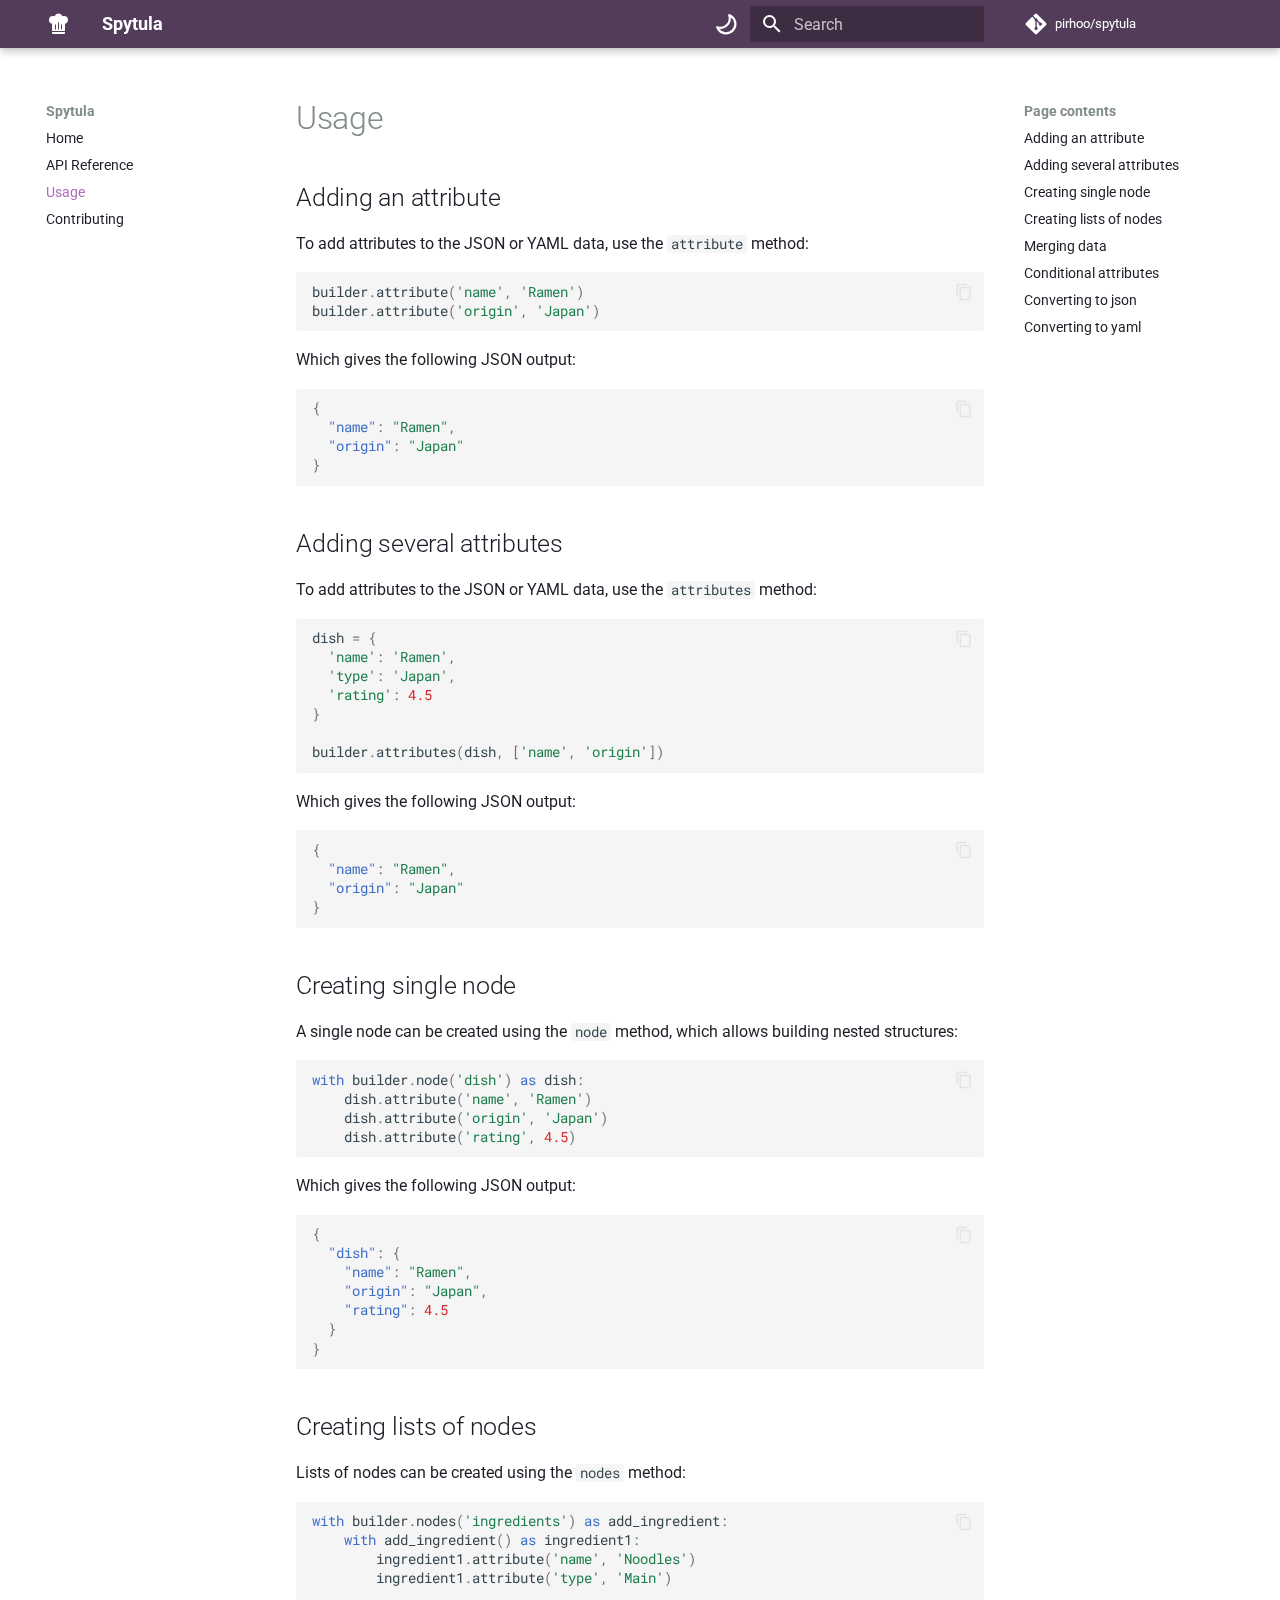
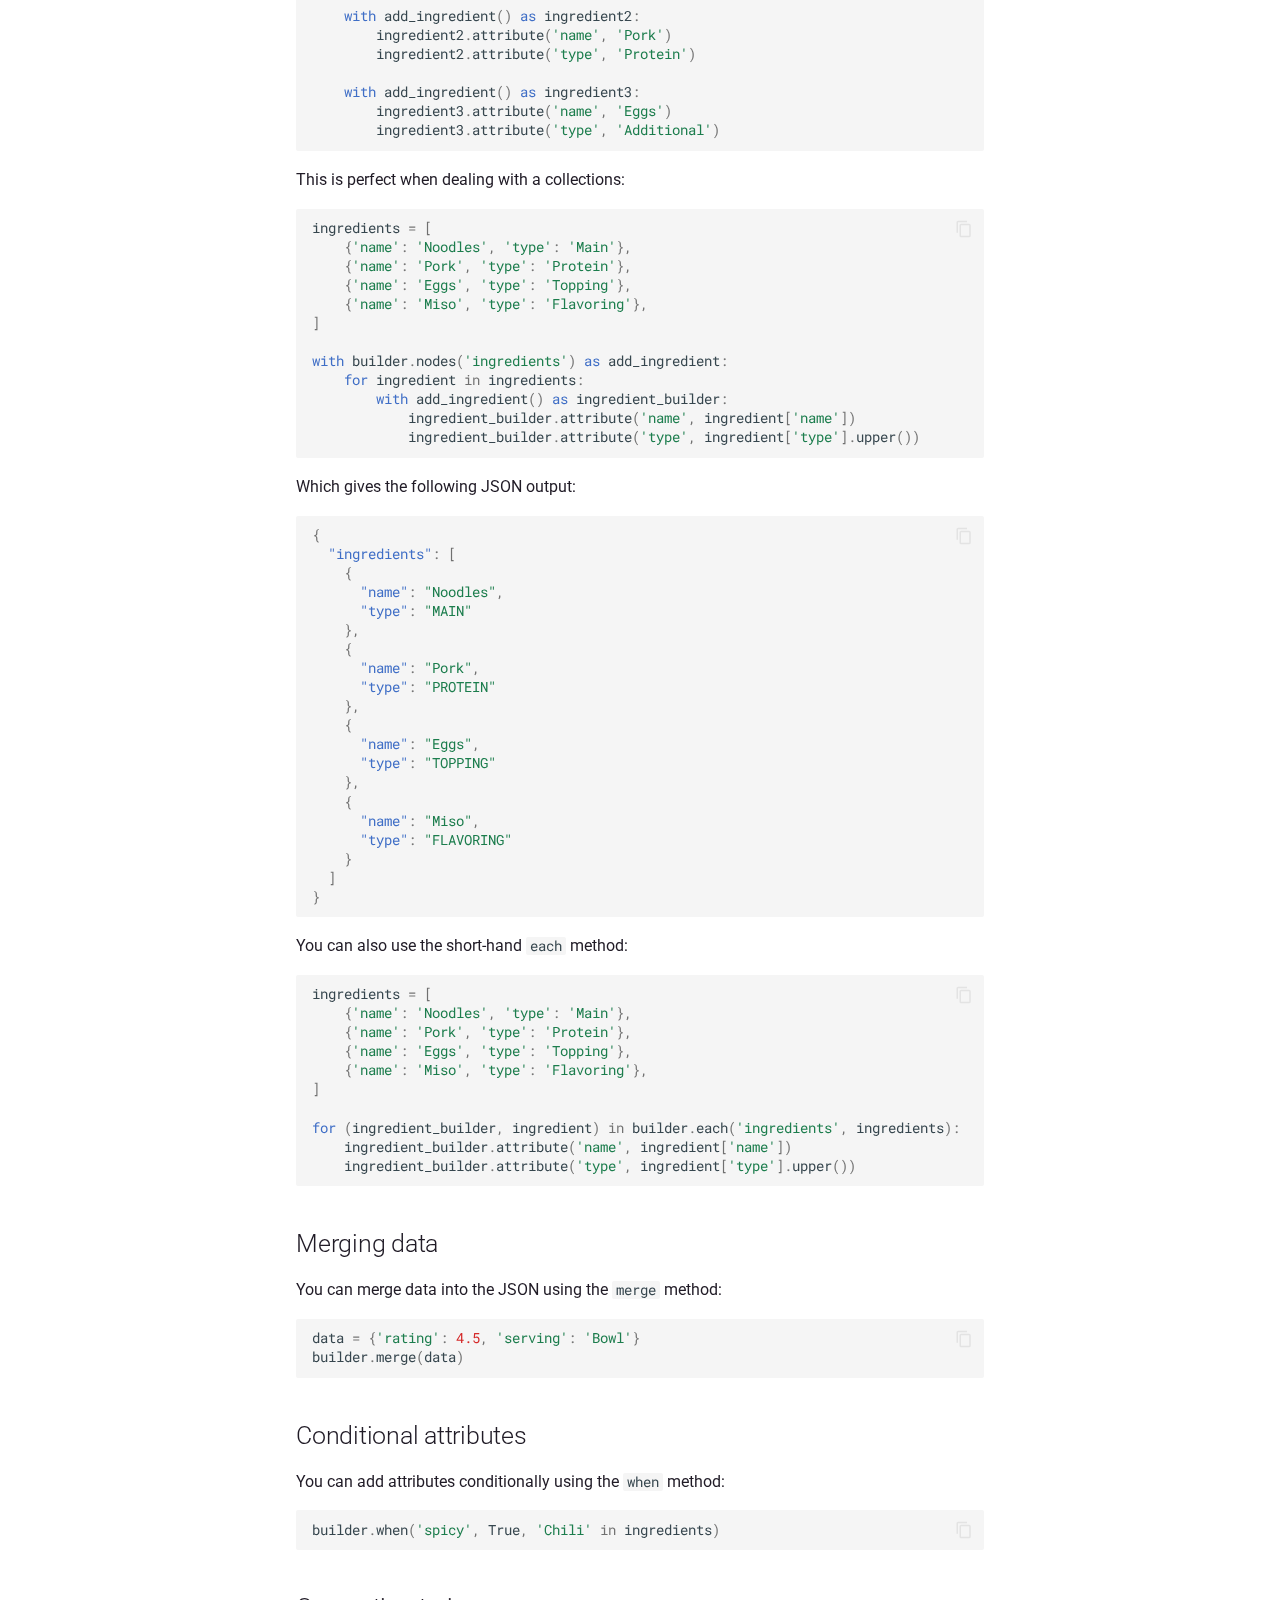
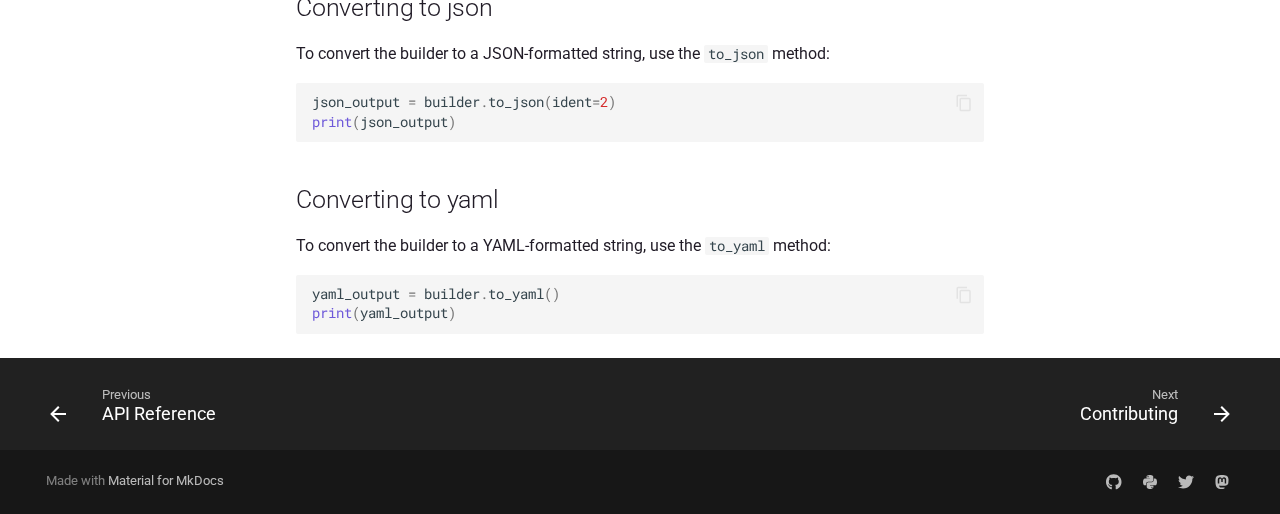
<file: usage/index.html>
<!doctype html><html lang=en class=no-js> <head><meta charset=utf-8><meta name=viewport content="width=device-width,initial-scale=1"><meta name=description content="Spytula is a Python library that provides a simple and convenient way to build JSON and  YAML data structures using a builder pattern."><link href=../api/ rel=prev><link href=../contributing/ rel=next><link rel=icon href=..><meta name=generator content="mkdocs-1.4.3, mkdocs-material-9.1.16"><title>Usage - Spytula</title><link rel=stylesheet href=../assets/stylesheets/main.26e3688c.min.css><link rel=stylesheet href=../assets/stylesheets/palette.ecc896b0.min.css><link rel=preconnect href=https://fonts.gstatic.com crossorigin><link rel=stylesheet href="https://fonts.googleapis.com/css?family=Roboto:300,300i,400,400i,700,700i%7CRoboto+Mono:400,400i,700,700i&display=fallback"><style>:root{--md-text-font:"Roboto";--md-code-font:"Roboto Mono"}</style><link rel=stylesheet href=../assets/_mkdocstrings.css><link rel=stylesheet href=../stylesheets/extra.css><script>__md_scope=new URL("..",location),__md_hash=e=>[...e].reduce((e,_)=>(e<<5)-e+_.charCodeAt(0),0),__md_get=(e,_=localStorage,t=__md_scope)=>JSON.parse(_.getItem(t.pathname+"."+e)),__md_set=(e,_,t=localStorage,a=__md_scope)=>{try{t.setItem(a.pathname+"."+e,JSON.stringify(_))}catch(e){}}</script><meta property=og:type content=website><meta property=og:title content="Usage - Spytula"><meta property=og:description content="Spytula is a Python library that provides a simple and convenient way to build JSON and  YAML data structures using a builder pattern."><meta property=og:image content=./assets/images/social/usage.png><meta property=og:image:type content=image/png><meta property=og:image:width content=1200><meta property=og:image:height content=630><meta property=og:url content=None><meta name=twitter:card content=summary_large_image><meta name=twitter:title content="Usage - Spytula"><meta name=twitter:description content="Spytula is a Python library that provides a simple and convenient way to build JSON and  YAML data structures using a builder pattern."><meta name=twitter:image content=./assets/images/social/usage.png></head> <body dir=ltr data-md-color-scheme=spytula-light data-md-color-primary=indigo data-md-color-accent=indigo> <script>var palette=__md_get("__palette");if(palette&&"object"==typeof palette.color)for(var key of Object.keys(palette.color))document.body.setAttribute("data-md-color-"+key,palette.color[key])</script> <input class=md-toggle data-md-toggle=drawer type=checkbox id=__drawer autocomplete=off> <input class=md-toggle data-md-toggle=search type=checkbox id=__search autocomplete=off> <label class=md-overlay for=__drawer></label> <div data-md-component=skip> <a href=#adding-an-attribute class=md-skip> Skip to content </a> </div> <div data-md-component=announce> </div> <header class="md-header md-header--shadow" data-md-component=header> <nav class="md-header__inner md-grid" aria-label=Header> <a href=.. title=Spytula class="md-header__button md-logo" aria-label=Spytula data-md-component=logo> <svg xmlns=http://www.w3.org/2000/svg viewbox="0 0 24 24"><path d="M12.5 1.5c-1.77 0-3.33 1.17-3.83 2.87C8.14 4.13 7.58 4 7 4a4 4 0 0 0-4 4 4.01 4.01 0 0 0 3 3.87V19h13v-7.13c1.76-.46 3-2.05 3-3.87a4 4 0 0 0-4-4c-.58 0-1.14.13-1.67.37-.5-1.7-2.06-2.87-3.83-2.87m-.5 9h1v7h-1v-7m-3 2h1v5H9v-5m6 0h1v5h-1v-5M6 20v1a1 1 0 0 0 1 1h11a1 1 0 0 0 1-1v-1H6Z"/></svg> </a> <label class="md-header__button md-icon" for=__drawer> <svg xmlns=http://www.w3.org/2000/svg viewbox="0 0 24 24"><path d="M3 6h18v2H3V6m0 5h18v2H3v-2m0 5h18v2H3v-2Z"/></svg> </label> <div class=md-header__title data-md-component=header-title> <div class=md-header__ellipsis> <div class=md-header__topic> <span class=md-ellipsis> Spytula </span> </div> <div class=md-header__topic data-md-component=header-topic> <span class=md-ellipsis> Usage </span> </div> </div> </div> <form class=md-header__option data-md-component=palette> <input class=md-option data-md-color-media="(prefers-color-scheme: light)" data-md-color-scheme=spytula-light data-md-color-primary=indigo data-md-color-accent=indigo aria-label="Switch to dark theme" type=radio name=__palette id=__palette_1> <label class="md-header__button md-icon" title="Switch to dark theme" for=__palette_2 hidden> <svg xmlns=http://www.w3.org/2000/svg viewbox="0 0 16 16"><path d="M9.598 1.591a.749.749 0 0 1 .785-.175 7.001 7.001 0 1 1-8.967 8.967.75.75 0 0 1 .961-.96 5.5 5.5 0 0 0 7.046-7.046.75.75 0 0 1 .175-.786Zm1.616 1.945a7 7 0 0 1-7.678 7.678 5.499 5.499 0 1 0 7.678-7.678Z"/></svg> </label> <input class=md-option data-md-color-media="(prefers-color-scheme: dark)" data-md-color-scheme=spytula-dark data-md-color-primary=indigo data-md-color-accent=indigo aria-label="Switch to light theme" type=radio name=__palette id=__palette_2> <label class="md-header__button md-icon" title="Switch to light theme" for=__palette_1 hidden> <svg xmlns=http://www.w3.org/2000/svg viewbox="0 0 16 16"><path d="M8 12a4 4 0 1 1 0-8 4 4 0 0 1 0 8Zm0-1.5a2.5 2.5 0 1 0 0-5 2.5 2.5 0 0 0 0 5Zm5.657-8.157a.75.75 0 0 1 0 1.061l-1.061 1.06a.749.749 0 0 1-1.275-.326.749.749 0 0 1 .215-.734l1.06-1.06a.75.75 0 0 1 1.06 0Zm-9.193 9.193a.75.75 0 0 1 0 1.06l-1.06 1.061a.75.75 0 1 1-1.061-1.06l1.06-1.061a.75.75 0 0 1 1.061 0ZM8 0a.75.75 0 0 1 .75.75v1.5a.75.75 0 0 1-1.5 0V.75A.75.75 0 0 1 8 0ZM3 8a.75.75 0 0 1-.75.75H.75a.75.75 0 0 1 0-1.5h1.5A.75.75 0 0 1 3 8Zm13 0a.75.75 0 0 1-.75.75h-1.5a.75.75 0 0 1 0-1.5h1.5A.75.75 0 0 1 16 8Zm-8 5a.75.75 0 0 1 .75.75v1.5a.75.75 0 0 1-1.5 0v-1.5A.75.75 0 0 1 8 13Zm3.536-1.464a.75.75 0 0 1 1.06 0l1.061 1.06a.75.75 0 0 1-1.06 1.061l-1.061-1.06a.75.75 0 0 1 0-1.061ZM2.343 2.343a.75.75 0 0 1 1.061 0l1.06 1.061a.751.751 0 0 1-.018 1.042.751.751 0 0 1-1.042.018l-1.06-1.06a.75.75 0 0 1 0-1.06Z"/></svg> </label> </form> <label class="md-header__button md-icon" for=__search> <svg xmlns=http://www.w3.org/2000/svg viewbox="0 0 24 24"><path d="M9.5 3A6.5 6.5 0 0 1 16 9.5c0 1.61-.59 3.09-1.56 4.23l.27.27h.79l5 5-1.5 1.5-5-5v-.79l-.27-.27A6.516 6.516 0 0 1 9.5 16 6.5 6.5 0 0 1 3 9.5 6.5 6.5 0 0 1 9.5 3m0 2C7 5 5 7 5 9.5S7 14 9.5 14 14 12 14 9.5 12 5 9.5 5Z"/></svg> </label> <div class=md-search data-md-component=search role=dialog> <label class=md-search__overlay for=__search></label> <div class=md-search__inner role=search> <form class=md-search__form name=search> <input type=text class=md-search__input name=query aria-label=Search placeholder=Search autocapitalize=off autocorrect=off autocomplete=off spellcheck=false data-md-component=search-query required> <label class="md-search__icon md-icon" for=__search> <svg xmlns=http://www.w3.org/2000/svg viewbox="0 0 24 24"><path d="M9.5 3A6.5 6.5 0 0 1 16 9.5c0 1.61-.59 3.09-1.56 4.23l.27.27h.79l5 5-1.5 1.5-5-5v-.79l-.27-.27A6.516 6.516 0 0 1 9.5 16 6.5 6.5 0 0 1 3 9.5 6.5 6.5 0 0 1 9.5 3m0 2C7 5 5 7 5 9.5S7 14 9.5 14 14 12 14 9.5 12 5 9.5 5Z"/></svg> <svg xmlns=http://www.w3.org/2000/svg viewbox="0 0 24 24"><path d="M20 11v2H8l5.5 5.5-1.42 1.42L4.16 12l7.92-7.92L13.5 5.5 8 11h12Z"/></svg> </label> <nav class=md-search__options aria-label=Search> <a href=javascript:void(0) class="md-search__icon md-icon" title=Share aria-label=Share data-clipboard data-clipboard-text data-md-component=search-share tabindex=-1> <svg xmlns=http://www.w3.org/2000/svg viewbox="0 0 24 24"><path d="M18 16.08c-.76 0-1.44.3-1.96.77L8.91 12.7c.05-.23.09-.46.09-.7 0-.24-.04-.47-.09-.7l7.05-4.11c.54.5 1.25.81 2.04.81a3 3 0 0 0 3-3 3 3 0 0 0-3-3 3 3 0 0 0-3 3c0 .24.04.47.09.7L8.04 9.81C7.5 9.31 6.79 9 6 9a3 3 0 0 0-3 3 3 3 0 0 0 3 3c.79 0 1.5-.31 2.04-.81l7.12 4.15c-.05.21-.08.43-.08.66 0 1.61 1.31 2.91 2.92 2.91 1.61 0 2.92-1.3 2.92-2.91A2.92 2.92 0 0 0 18 16.08Z"/></svg> </a> <button type=reset class="md-search__icon md-icon" title=Clear aria-label=Clear tabindex=-1> <svg xmlns=http://www.w3.org/2000/svg viewbox="0 0 24 24"><path d="M19 6.41 17.59 5 12 10.59 6.41 5 5 6.41 10.59 12 5 17.59 6.41 19 12 13.41 17.59 19 19 17.59 13.41 12 19 6.41Z"/></svg> </button> </nav> <div class=md-search__suggest data-md-component=search-suggest></div> </form> <div class=md-search__output> <div class=md-search__scrollwrap data-md-scrollfix> <div class=md-search-result data-md-component=search-result> <div class=md-search-result__meta> Initializing search </div> <ol class=md-search-result__list role=presentation></ol> </div> </div> </div> </div> </div> <div class=md-header__source> <a href=https://github.com/pirhoo/spytula title="Go to repository" class=md-source data-md-component=source> <div class="md-source__icon md-icon"> <svg xmlns=http://www.w3.org/2000/svg viewbox="0 0 448 512"><!-- Font Awesome Free 6.4.0 by @fontawesome - https://fontawesome.com License - https://fontawesome.com/license/free (Icons: CC BY 4.0, Fonts: SIL OFL 1.1, Code: MIT License) Copyright 2023 Fonticons, Inc.--><path d="M439.55 236.05 244 40.45a28.87 28.87 0 0 0-40.81 0l-40.66 40.63 51.52 51.52c27.06-9.14 52.68 16.77 43.39 43.68l49.66 49.66c34.23-11.8 61.18 31 35.47 56.69-26.49 26.49-70.21-2.87-56-37.34L240.22 199v121.85c25.3 12.54 22.26 41.85 9.08 55a34.34 34.34 0 0 1-48.55 0c-17.57-17.6-11.07-46.91 11.25-56v-123c-20.8-8.51-24.6-30.74-18.64-45L142.57 101 8.45 235.14a28.86 28.86 0 0 0 0 40.81l195.61 195.6a28.86 28.86 0 0 0 40.8 0l194.69-194.69a28.86 28.86 0 0 0 0-40.81z"/></svg> </div> <div class=md-source__repository> pirhoo/spytula </div> </a> </div> </nav> </header> <div class=md-container data-md-component=container> <main class=md-main data-md-component=main> <div class="md-main__inner md-grid"> <div class="md-sidebar md-sidebar--primary" data-md-component=sidebar data-md-type=navigation> <div class=md-sidebar__scrollwrap> <div class=md-sidebar__inner> <nav class="md-nav md-nav--primary" aria-label=Navigation data-md-level=0> <label class=md-nav__title for=__drawer> <a href=.. title=Spytula class="md-nav__button md-logo" aria-label=Spytula data-md-component=logo> <svg xmlns=http://www.w3.org/2000/svg viewbox="0 0 24 24"><path d="M12.5 1.5c-1.77 0-3.33 1.17-3.83 2.87C8.14 4.13 7.58 4 7 4a4 4 0 0 0-4 4 4.01 4.01 0 0 0 3 3.87V19h13v-7.13c1.76-.46 3-2.05 3-3.87a4 4 0 0 0-4-4c-.58 0-1.14.13-1.67.37-.5-1.7-2.06-2.87-3.83-2.87m-.5 9h1v7h-1v-7m-3 2h1v5H9v-5m6 0h1v5h-1v-5M6 20v1a1 1 0 0 0 1 1h11a1 1 0 0 0 1-1v-1H6Z"/></svg> </a> Spytula </label> <div class=md-nav__source> <a href=https://github.com/pirhoo/spytula title="Go to repository" class=md-source data-md-component=source> <div class="md-source__icon md-icon"> <svg xmlns=http://www.w3.org/2000/svg viewbox="0 0 448 512"><!-- Font Awesome Free 6.4.0 by @fontawesome - https://fontawesome.com License - https://fontawesome.com/license/free (Icons: CC BY 4.0, Fonts: SIL OFL 1.1, Code: MIT License) Copyright 2023 Fonticons, Inc.--><path d="M439.55 236.05 244 40.45a28.87 28.87 0 0 0-40.81 0l-40.66 40.63 51.52 51.52c27.06-9.14 52.68 16.77 43.39 43.68l49.66 49.66c34.23-11.8 61.18 31 35.47 56.69-26.49 26.49-70.21-2.87-56-37.34L240.22 199v121.85c25.3 12.54 22.26 41.85 9.08 55a34.34 34.34 0 0 1-48.55 0c-17.57-17.6-11.07-46.91 11.25-56v-123c-20.8-8.51-24.6-30.74-18.64-45L142.57 101 8.45 235.14a28.86 28.86 0 0 0 0 40.81l195.61 195.6a28.86 28.86 0 0 0 40.8 0l194.69-194.69a28.86 28.86 0 0 0 0-40.81z"/></svg> </div> <div class=md-source__repository> pirhoo/spytula </div> </a> </div> <ul class=md-nav__list data-md-scrollfix> <li class=md-nav__item> <a href=.. class=md-nav__link> Home </a> </li> <li class=md-nav__item> <a href=../api/ class=md-nav__link> API Reference </a> </li> <li class="md-nav__item md-nav__item--active"> <input class="md-nav__toggle md-toggle" type=checkbox id=__toc> <label class="md-nav__link md-nav__link--active" for=__toc> Usage <span class="md-nav__icon md-icon"></span> </label> <a href=./ class="md-nav__link md-nav__link--active"> Usage </a> <nav class="md-nav md-nav--secondary" aria-label="Page contents"> <label class=md-nav__title for=__toc> <span class="md-nav__icon md-icon"></span> Page contents </label> <ul class=md-nav__list data-md-component=toc data-md-scrollfix> <li class=md-nav__item> <a href=#adding-an-attribute class=md-nav__link> Adding an attribute </a> </li> <li class=md-nav__item> <a href=#adding-several-attributes class=md-nav__link> Adding several attributes </a> </li> <li class=md-nav__item> <a href=#creating-single-node class=md-nav__link> Creating single node </a> </li> <li class=md-nav__item> <a href=#creating-lists-of-nodes class=md-nav__link> Creating lists of nodes </a> </li> <li class=md-nav__item> <a href=#merging-data class=md-nav__link> Merging data </a> </li> <li class=md-nav__item> <a href=#conditional-attributes class=md-nav__link> Conditional attributes </a> </li> <li class=md-nav__item> <a href=#converting-to-json class=md-nav__link> Converting to json </a> </li> <li class=md-nav__item> <a href=#converting-to-yaml class=md-nav__link> Converting to yaml </a> </li> </ul> </nav> </li> <li class=md-nav__item> <a href=../contributing/ class=md-nav__link> Contributing </a> </li> </ul> </nav> </div> </div> </div> <div class="md-sidebar md-sidebar--secondary" data-md-component=sidebar data-md-type=toc> <div class=md-sidebar__scrollwrap> <div class=md-sidebar__inner> <nav class="md-nav md-nav--secondary" aria-label="Page contents"> <label class=md-nav__title for=__toc> <span class="md-nav__icon md-icon"></span> Page contents </label> <ul class=md-nav__list data-md-component=toc data-md-scrollfix> <li class=md-nav__item> <a href=#adding-an-attribute class=md-nav__link> Adding an attribute </a> </li> <li class=md-nav__item> <a href=#adding-several-attributes class=md-nav__link> Adding several attributes </a> </li> <li class=md-nav__item> <a href=#creating-single-node class=md-nav__link> Creating single node </a> </li> <li class=md-nav__item> <a href=#creating-lists-of-nodes class=md-nav__link> Creating lists of nodes </a> </li> <li class=md-nav__item> <a href=#merging-data class=md-nav__link> Merging data </a> </li> <li class=md-nav__item> <a href=#conditional-attributes class=md-nav__link> Conditional attributes </a> </li> <li class=md-nav__item> <a href=#converting-to-json class=md-nav__link> Converting to json </a> </li> <li class=md-nav__item> <a href=#converting-to-yaml class=md-nav__link> Converting to yaml </a> </li> </ul> </nav> </div> </div> </div> <div class=md-content data-md-component=content> <article class="md-content__inner md-typeset"> <h1>Usage</h1> <h2 id=adding-an-attribute>Adding an attribute<a class=headerlink href=#adding-an-attribute title="Permanent link">&para;</a></h2> <p>To add attributes to the JSON or YAML data, use the <code>attribute</code> method:</p> <div class=highlight><pre><span></span><code><span class=n>builder</span><span class=o>.</span><span class=n>attribute</span><span class=p>(</span><span class=s1>&#39;name&#39;</span><span class=p>,</span> <span class=s1>&#39;Ramen&#39;</span><span class=p>)</span>
<span class=n>builder</span><span class=o>.</span><span class=n>attribute</span><span class=p>(</span><span class=s1>&#39;origin&#39;</span><span class=p>,</span> <span class=s1>&#39;Japan&#39;</span><span class=p>)</span>
</code></pre></div> <p>Which gives the following JSON output:</p> <div class=highlight><pre><span></span><code><span class=p>{</span>
<span class=w>  </span><span class=nt>&quot;name&quot;</span><span class=p>:</span><span class=w> </span><span class=s2>&quot;Ramen&quot;</span><span class=p>,</span>
<span class=w>  </span><span class=nt>&quot;origin&quot;</span><span class=p>:</span><span class=w> </span><span class=s2>&quot;Japan&quot;</span>
<span class=p>}</span>
</code></pre></div> <h2 id=adding-several-attributes>Adding several attributes<a class=headerlink href=#adding-several-attributes title="Permanent link">&para;</a></h2> <p>To add attributes to the JSON or YAML data, use the <code>attributes</code> method:</p> <div class=highlight><pre><span></span><code><span class=n>dish</span> <span class=o>=</span> <span class=p>{</span>
  <span class=s1>&#39;name&#39;</span><span class=p>:</span> <span class=s1>&#39;Ramen&#39;</span><span class=p>,</span>
  <span class=s1>&#39;type&#39;</span><span class=p>:</span> <span class=s1>&#39;Japan&#39;</span><span class=p>,</span>
  <span class=s1>&#39;rating&#39;</span><span class=p>:</span> <span class=mf>4.5</span>
<span class=p>}</span>

<span class=n>builder</span><span class=o>.</span><span class=n>attributes</span><span class=p>(</span><span class=n>dish</span><span class=p>,</span> <span class=p>[</span><span class=s1>&#39;name&#39;</span><span class=p>,</span> <span class=s1>&#39;origin&#39;</span><span class=p>])</span>
</code></pre></div> <p>Which gives the following JSON output:</p> <div class=highlight><pre><span></span><code><span class=p>{</span>
<span class=w>  </span><span class=nt>&quot;name&quot;</span><span class=p>:</span><span class=w> </span><span class=s2>&quot;Ramen&quot;</span><span class=p>,</span>
<span class=w>  </span><span class=nt>&quot;origin&quot;</span><span class=p>:</span><span class=w> </span><span class=s2>&quot;Japan&quot;</span>
<span class=p>}</span>
</code></pre></div> <h2 id=creating-single-node>Creating single node<a class=headerlink href=#creating-single-node title="Permanent link">&para;</a></h2> <p>A single node can be created using the <code>node</code> method, which allows building nested structures:</p> <div class=highlight><pre><span></span><code><span class=k>with</span> <span class=n>builder</span><span class=o>.</span><span class=n>node</span><span class=p>(</span><span class=s1>&#39;dish&#39;</span><span class=p>)</span> <span class=k>as</span> <span class=n>dish</span><span class=p>:</span>
    <span class=n>dish</span><span class=o>.</span><span class=n>attribute</span><span class=p>(</span><span class=s1>&#39;name&#39;</span><span class=p>,</span> <span class=s1>&#39;Ramen&#39;</span><span class=p>)</span>
    <span class=n>dish</span><span class=o>.</span><span class=n>attribute</span><span class=p>(</span><span class=s1>&#39;origin&#39;</span><span class=p>,</span> <span class=s1>&#39;Japan&#39;</span><span class=p>)</span>
    <span class=n>dish</span><span class=o>.</span><span class=n>attribute</span><span class=p>(</span><span class=s1>&#39;rating&#39;</span><span class=p>,</span> <span class=mf>4.5</span><span class=p>)</span>
</code></pre></div> <p>Which gives the following JSON output:</p> <div class=highlight><pre><span></span><code><span class=p>{</span>
<span class=w>  </span><span class=nt>&quot;dish&quot;</span><span class=p>:</span><span class=w> </span><span class=p>{</span>
<span class=w>    </span><span class=nt>&quot;name&quot;</span><span class=p>:</span><span class=w> </span><span class=s2>&quot;Ramen&quot;</span><span class=p>,</span>
<span class=w>    </span><span class=nt>&quot;origin&quot;</span><span class=p>:</span><span class=w> </span><span class=s2>&quot;Japan&quot;</span><span class=p>,</span>
<span class=w>    </span><span class=nt>&quot;rating&quot;</span><span class=p>:</span><span class=w> </span><span class=mf>4.5</span>
<span class=w>  </span><span class=p>}</span>
<span class=p>}</span>
</code></pre></div> <h2 id=creating-lists-of-nodes>Creating lists of nodes<a class=headerlink href=#creating-lists-of-nodes title="Permanent link">&para;</a></h2> <p>Lists of nodes can be created using the <code>nodes</code> method:</p> <div class=highlight><pre><span></span><code><span class=k>with</span> <span class=n>builder</span><span class=o>.</span><span class=n>nodes</span><span class=p>(</span><span class=s1>&#39;ingredients&#39;</span><span class=p>)</span> <span class=k>as</span> <span class=n>add_ingredient</span><span class=p>:</span>
    <span class=k>with</span> <span class=n>add_ingredient</span><span class=p>()</span> <span class=k>as</span> <span class=n>ingredient1</span><span class=p>:</span>
        <span class=n>ingredient1</span><span class=o>.</span><span class=n>attribute</span><span class=p>(</span><span class=s1>&#39;name&#39;</span><span class=p>,</span> <span class=s1>&#39;Noodles&#39;</span><span class=p>)</span>
        <span class=n>ingredient1</span><span class=o>.</span><span class=n>attribute</span><span class=p>(</span><span class=s1>&#39;type&#39;</span><span class=p>,</span> <span class=s1>&#39;Main&#39;</span><span class=p>)</span>

    <span class=k>with</span> <span class=n>add_ingredient</span><span class=p>()</span> <span class=k>as</span> <span class=n>ingredient2</span><span class=p>:</span>
        <span class=n>ingredient2</span><span class=o>.</span><span class=n>attribute</span><span class=p>(</span><span class=s1>&#39;name&#39;</span><span class=p>,</span> <span class=s1>&#39;Pork&#39;</span><span class=p>)</span>
        <span class=n>ingredient2</span><span class=o>.</span><span class=n>attribute</span><span class=p>(</span><span class=s1>&#39;type&#39;</span><span class=p>,</span> <span class=s1>&#39;Protein&#39;</span><span class=p>)</span>

    <span class=k>with</span> <span class=n>add_ingredient</span><span class=p>()</span> <span class=k>as</span> <span class=n>ingredient3</span><span class=p>:</span>
        <span class=n>ingredient3</span><span class=o>.</span><span class=n>attribute</span><span class=p>(</span><span class=s1>&#39;name&#39;</span><span class=p>,</span> <span class=s1>&#39;Eggs&#39;</span><span class=p>)</span>
        <span class=n>ingredient3</span><span class=o>.</span><span class=n>attribute</span><span class=p>(</span><span class=s1>&#39;type&#39;</span><span class=p>,</span> <span class=s1>&#39;Additional&#39;</span><span class=p>)</span>
</code></pre></div> <p>This is perfect when dealing with a collections:</p> <div class=highlight><pre><span></span><code><span class=n>ingredients</span> <span class=o>=</span> <span class=p>[</span>
    <span class=p>{</span><span class=s1>&#39;name&#39;</span><span class=p>:</span> <span class=s1>&#39;Noodles&#39;</span><span class=p>,</span> <span class=s1>&#39;type&#39;</span><span class=p>:</span> <span class=s1>&#39;Main&#39;</span><span class=p>},</span>
    <span class=p>{</span><span class=s1>&#39;name&#39;</span><span class=p>:</span> <span class=s1>&#39;Pork&#39;</span><span class=p>,</span> <span class=s1>&#39;type&#39;</span><span class=p>:</span> <span class=s1>&#39;Protein&#39;</span><span class=p>},</span>
    <span class=p>{</span><span class=s1>&#39;name&#39;</span><span class=p>:</span> <span class=s1>&#39;Eggs&#39;</span><span class=p>,</span> <span class=s1>&#39;type&#39;</span><span class=p>:</span> <span class=s1>&#39;Topping&#39;</span><span class=p>},</span>
    <span class=p>{</span><span class=s1>&#39;name&#39;</span><span class=p>:</span> <span class=s1>&#39;Miso&#39;</span><span class=p>,</span> <span class=s1>&#39;type&#39;</span><span class=p>:</span> <span class=s1>&#39;Flavoring&#39;</span><span class=p>},</span>
<span class=p>]</span>

<span class=k>with</span> <span class=n>builder</span><span class=o>.</span><span class=n>nodes</span><span class=p>(</span><span class=s1>&#39;ingredients&#39;</span><span class=p>)</span> <span class=k>as</span> <span class=n>add_ingredient</span><span class=p>:</span>
    <span class=k>for</span> <span class=n>ingredient</span> <span class=ow>in</span> <span class=n>ingredients</span><span class=p>:</span>
        <span class=k>with</span> <span class=n>add_ingredient</span><span class=p>()</span> <span class=k>as</span> <span class=n>ingredient_builder</span><span class=p>:</span>
            <span class=n>ingredient_builder</span><span class=o>.</span><span class=n>attribute</span><span class=p>(</span><span class=s1>&#39;name&#39;</span><span class=p>,</span> <span class=n>ingredient</span><span class=p>[</span><span class=s1>&#39;name&#39;</span><span class=p>])</span>
            <span class=n>ingredient_builder</span><span class=o>.</span><span class=n>attribute</span><span class=p>(</span><span class=s1>&#39;type&#39;</span><span class=p>,</span> <span class=n>ingredient</span><span class=p>[</span><span class=s1>&#39;type&#39;</span><span class=p>]</span><span class=o>.</span><span class=n>upper</span><span class=p>())</span>
</code></pre></div> <p>Which gives the following JSON output:</p> <div class=highlight><pre><span></span><code><span class=p>{</span>
<span class=w>  </span><span class=nt>&quot;ingredients&quot;</span><span class=p>:</span><span class=w> </span><span class=p>[</span>
<span class=w>    </span><span class=p>{</span>
<span class=w>      </span><span class=nt>&quot;name&quot;</span><span class=p>:</span><span class=w> </span><span class=s2>&quot;Noodles&quot;</span><span class=p>,</span>
<span class=w>      </span><span class=nt>&quot;type&quot;</span><span class=p>:</span><span class=w> </span><span class=s2>&quot;MAIN&quot;</span>
<span class=w>    </span><span class=p>},</span>
<span class=w>    </span><span class=p>{</span>
<span class=w>      </span><span class=nt>&quot;name&quot;</span><span class=p>:</span><span class=w> </span><span class=s2>&quot;Pork&quot;</span><span class=p>,</span>
<span class=w>      </span><span class=nt>&quot;type&quot;</span><span class=p>:</span><span class=w> </span><span class=s2>&quot;PROTEIN&quot;</span>
<span class=w>    </span><span class=p>},</span>
<span class=w>    </span><span class=p>{</span>
<span class=w>      </span><span class=nt>&quot;name&quot;</span><span class=p>:</span><span class=w> </span><span class=s2>&quot;Eggs&quot;</span><span class=p>,</span>
<span class=w>      </span><span class=nt>&quot;type&quot;</span><span class=p>:</span><span class=w> </span><span class=s2>&quot;TOPPING&quot;</span>
<span class=w>    </span><span class=p>},</span>
<span class=w>    </span><span class=p>{</span>
<span class=w>      </span><span class=nt>&quot;name&quot;</span><span class=p>:</span><span class=w> </span><span class=s2>&quot;Miso&quot;</span><span class=p>,</span>
<span class=w>      </span><span class=nt>&quot;type&quot;</span><span class=p>:</span><span class=w> </span><span class=s2>&quot;FLAVORING&quot;</span>
<span class=w>    </span><span class=p>}</span>
<span class=w>  </span><span class=p>]</span>
<span class=p>}</span>
</code></pre></div> <p>You can also use the short-hand <code>each</code> method:</p> <div class=highlight><pre><span></span><code><span class=n>ingredients</span> <span class=o>=</span> <span class=p>[</span>
    <span class=p>{</span><span class=s1>&#39;name&#39;</span><span class=p>:</span> <span class=s1>&#39;Noodles&#39;</span><span class=p>,</span> <span class=s1>&#39;type&#39;</span><span class=p>:</span> <span class=s1>&#39;Main&#39;</span><span class=p>},</span>
    <span class=p>{</span><span class=s1>&#39;name&#39;</span><span class=p>:</span> <span class=s1>&#39;Pork&#39;</span><span class=p>,</span> <span class=s1>&#39;type&#39;</span><span class=p>:</span> <span class=s1>&#39;Protein&#39;</span><span class=p>},</span>
    <span class=p>{</span><span class=s1>&#39;name&#39;</span><span class=p>:</span> <span class=s1>&#39;Eggs&#39;</span><span class=p>,</span> <span class=s1>&#39;type&#39;</span><span class=p>:</span> <span class=s1>&#39;Topping&#39;</span><span class=p>},</span>
    <span class=p>{</span><span class=s1>&#39;name&#39;</span><span class=p>:</span> <span class=s1>&#39;Miso&#39;</span><span class=p>,</span> <span class=s1>&#39;type&#39;</span><span class=p>:</span> <span class=s1>&#39;Flavoring&#39;</span><span class=p>},</span>
<span class=p>]</span>

<span class=k>for</span> <span class=p>(</span><span class=n>ingredient_builder</span><span class=p>,</span> <span class=n>ingredient</span><span class=p>)</span> <span class=ow>in</span> <span class=n>builder</span><span class=o>.</span><span class=n>each</span><span class=p>(</span><span class=s1>&#39;ingredients&#39;</span><span class=p>,</span> <span class=n>ingredients</span><span class=p>):</span>
    <span class=n>ingredient_builder</span><span class=o>.</span><span class=n>attribute</span><span class=p>(</span><span class=s1>&#39;name&#39;</span><span class=p>,</span> <span class=n>ingredient</span><span class=p>[</span><span class=s1>&#39;name&#39;</span><span class=p>])</span>
    <span class=n>ingredient_builder</span><span class=o>.</span><span class=n>attribute</span><span class=p>(</span><span class=s1>&#39;type&#39;</span><span class=p>,</span> <span class=n>ingredient</span><span class=p>[</span><span class=s1>&#39;type&#39;</span><span class=p>]</span><span class=o>.</span><span class=n>upper</span><span class=p>())</span>
</code></pre></div> <h2 id=merging-data>Merging data<a class=headerlink href=#merging-data title="Permanent link">&para;</a></h2> <p>You can merge data into the JSON using the <code>merge</code> method:</p> <div class=highlight><pre><span></span><code><span class=n>data</span> <span class=o>=</span> <span class=p>{</span><span class=s1>&#39;rating&#39;</span><span class=p>:</span> <span class=mf>4.5</span><span class=p>,</span> <span class=s1>&#39;serving&#39;</span><span class=p>:</span> <span class=s1>&#39;Bowl&#39;</span><span class=p>}</span>
<span class=n>builder</span><span class=o>.</span><span class=n>merge</span><span class=p>(</span><span class=n>data</span><span class=p>)</span>
</code></pre></div> <h2 id=conditional-attributes>Conditional attributes<a class=headerlink href=#conditional-attributes title="Permanent link">&para;</a></h2> <p>You can add attributes conditionally using the <code>when</code> method:</p> <div class=highlight><pre><span></span><code><span class=n>builder</span><span class=o>.</span><span class=n>when</span><span class=p>(</span><span class=s1>&#39;spicy&#39;</span><span class=p>,</span> <span class=kc>True</span><span class=p>,</span> <span class=s1>&#39;Chili&#39;</span> <span class=ow>in</span> <span class=n>ingredients</span><span class=p>)</span>
</code></pre></div> <h2 id=converting-to-json>Converting to json<a class=headerlink href=#converting-to-json title="Permanent link">&para;</a></h2> <p>To convert the builder to a JSON-formatted string, use the <code>to_json</code> method:</p> <div class=highlight><pre><span></span><code><span class=n>json_output</span> <span class=o>=</span> <span class=n>builder</span><span class=o>.</span><span class=n>to_json</span><span class=p>(</span><span class=n>ident</span><span class=o>=</span><span class=mi>2</span><span class=p>)</span>
<span class=nb>print</span><span class=p>(</span><span class=n>json_output</span><span class=p>)</span>
</code></pre></div> <h2 id=converting-to-yaml>Converting to yaml<a class=headerlink href=#converting-to-yaml title="Permanent link">&para;</a></h2> <p>To convert the builder to a YAML-formatted string, use the <code>to_yaml</code> method:</p> <div class=highlight><pre><span></span><code><span class=n>yaml_output</span> <span class=o>=</span> <span class=n>builder</span><span class=o>.</span><span class=n>to_yaml</span><span class=p>()</span>
<span class=nb>print</span><span class=p>(</span><span class=n>yaml_output</span><span class=p>)</span>
</code></pre></div> </article> </div> <script>var tabs=__md_get("__tabs");if(Array.isArray(tabs))e:for(var set of document.querySelectorAll(".tabbed-set")){var tab,labels=set.querySelector(".tabbed-labels");for(tab of tabs)for(var label of labels.getElementsByTagName("label"))if(label.innerText.trim()===tab){var input=document.getElementById(label.htmlFor);input.checked=!0;continue e}}</script> </div> <button type=button class="md-top md-icon" data-md-component=top hidden> <svg xmlns=http://www.w3.org/2000/svg viewbox="0 0 24 24"><path d="M13 20h-2V8l-5.5 5.5-1.42-1.42L12 4.16l7.92 7.92-1.42 1.42L13 8v12Z"/></svg> Back to top </button> </main> <footer class=md-footer> <nav class="md-footer__inner md-grid" aria-label=Footer> <a href=../api/ class="md-footer__link md-footer__link--prev" aria-label="Previous: API Reference" rel=prev> <div class="md-footer__button md-icon"> <svg xmlns=http://www.w3.org/2000/svg viewbox="0 0 24 24"><path d="M20 11v2H8l5.5 5.5-1.42 1.42L4.16 12l7.92-7.92L13.5 5.5 8 11h12Z"/></svg> </div> <div class=md-footer__title> <span class=md-footer__direction> Previous </span> <div class=md-ellipsis> API Reference </div> </div> </a> <a href=../contributing/ class="md-footer__link md-footer__link--next" aria-label="Next: Contributing" rel=next> <div class=md-footer__title> <span class=md-footer__direction> Next </span> <div class=md-ellipsis> Contributing </div> </div> <div class="md-footer__button md-icon"> <svg xmlns=http://www.w3.org/2000/svg viewbox="0 0 24 24"><path d="M4 11v2h12l-5.5 5.5 1.42 1.42L19.84 12l-7.92-7.92L10.5 5.5 16 11H4Z"/></svg> </div> </a> </nav> <div class="md-footer-meta md-typeset"> <div class="md-footer-meta__inner md-grid"> <div class=md-copyright> Made with <a href=https://squidfunk.github.io/mkdocs-material/ target=_blank rel=noopener> Material for MkDocs </a> </div> <div class=md-social> <a href=https://github.com/pirhoo/spytula target=_blank rel=noopener title=github.com class=md-social__link> <svg xmlns=http://www.w3.org/2000/svg viewbox="0 0 496 512"><!-- Font Awesome Free 6.4.0 by @fontawesome - https://fontawesome.com License - https://fontawesome.com/license/free (Icons: CC BY 4.0, Fonts: SIL OFL 1.1, Code: MIT License) Copyright 2023 Fonticons, Inc.--><path d="M165.9 397.4c0 2-2.3 3.6-5.2 3.6-3.3.3-5.6-1.3-5.6-3.6 0-2 2.3-3.6 5.2-3.6 3-.3 5.6 1.3 5.6 3.6zm-31.1-4.5c-.7 2 1.3 4.3 4.3 4.9 2.6 1 5.6 0 6.2-2s-1.3-4.3-4.3-5.2c-2.6-.7-5.5.3-6.2 2.3zm44.2-1.7c-2.9.7-4.9 2.6-4.6 4.9.3 2 2.9 3.3 5.9 2.6 2.9-.7 4.9-2.6 4.6-4.6-.3-1.9-3-3.2-5.9-2.9zM244.8 8C106.1 8 0 113.3 0 252c0 110.9 69.8 205.8 169.5 239.2 12.8 2.3 17.3-5.6 17.3-12.1 0-6.2-.3-40.4-.3-61.4 0 0-70 15-84.7-29.8 0 0-11.4-29.1-27.8-36.6 0 0-22.9-15.7 1.6-15.4 0 0 24.9 2 38.6 25.8 21.9 38.6 58.6 27.5 72.9 20.9 2.3-16 8.8-27.1 16-33.7-55.9-6.2-112.3-14.3-112.3-110.5 0-27.5 7.6-41.3 23.6-58.9-2.6-6.5-11.1-33.3 2.6-67.9 20.9-6.5 69 27 69 27 20-5.6 41.5-8.5 62.8-8.5s42.8 2.9 62.8 8.5c0 0 48.1-33.6 69-27 13.7 34.7 5.2 61.4 2.6 67.9 16 17.7 25.8 31.5 25.8 58.9 0 96.5-58.9 104.2-114.8 110.5 9.2 7.9 17 22.9 17 46.4 0 33.7-.3 75.4-.3 83.6 0 6.5 4.6 14.4 17.3 12.1C428.2 457.8 496 362.9 496 252 496 113.3 383.5 8 244.8 8zM97.2 352.9c-1.3 1-1 3.3.7 5.2 1.6 1.6 3.9 2.3 5.2 1 1.3-1 1-3.3-.7-5.2-1.6-1.6-3.9-2.3-5.2-1zm-10.8-8.1c-.7 1.3.3 2.9 2.3 3.9 1.6 1 3.6.7 4.3-.7.7-1.3-.3-2.9-2.3-3.9-2-.6-3.6-.3-4.3.7zm32.4 35.6c-1.6 1.3-1 4.3 1.3 6.2 2.3 2.3 5.2 2.6 6.5 1 1.3-1.3.7-4.3-1.3-6.2-2.2-2.3-5.2-2.6-6.5-1zm-11.4-14.7c-1.6 1-1.6 3.6 0 5.9 1.6 2.3 4.3 3.3 5.6 2.3 1.6-1.3 1.6-3.9 0-6.2-1.4-2.3-4-3.3-5.6-2z"/></svg> </a> <a href=https://pypi.org/project/spytula/ target=_blank rel=noopener title=pypi.org class=md-social__link> <svg xmlns=http://www.w3.org/2000/svg viewbox="0 0 448 512"><!-- Font Awesome Free 6.4.0 by @fontawesome - https://fontawesome.com License - https://fontawesome.com/license/free (Icons: CC BY 4.0, Fonts: SIL OFL 1.1, Code: MIT License) Copyright 2023 Fonticons, Inc.--><path d="M439.8 200.5c-7.7-30.9-22.3-54.2-53.4-54.2h-40.1v47.4c0 36.8-31.2 67.8-66.8 67.8H172.7c-29.2 0-53.4 25-53.4 54.3v101.8c0 29 25.2 46 53.4 54.3 33.8 9.9 66.3 11.7 106.8 0 26.9-7.8 53.4-23.5 53.4-54.3v-40.7H226.2v-13.6h160.2c31.1 0 42.6-21.7 53.4-54.2 11.2-33.5 10.7-65.7 0-108.6zM286.2 404c11.1 0 20.1 9.1 20.1 20.3 0 11.3-9 20.4-20.1 20.4-11 0-20.1-9.2-20.1-20.4.1-11.3 9.1-20.3 20.1-20.3zM167.8 248.1h106.8c29.7 0 53.4-24.5 53.4-54.3V91.9c0-29-24.4-50.7-53.4-55.6-35.8-5.9-74.7-5.6-106.8.1-45.2 8-53.4 24.7-53.4 55.6v40.7h106.9v13.6h-147c-31.1 0-58.3 18.7-66.8 54.2-9.8 40.7-10.2 66.1 0 108.6 7.6 31.6 25.7 54.2 56.8 54.2H101v-48.8c0-35.3 30.5-66.4 66.8-66.4zm-6.7-142.6c-11.1 0-20.1-9.1-20.1-20.3.1-11.3 9-20.4 20.1-20.4 11 0 20.1 9.2 20.1 20.4s-9 20.3-20.1 20.3z"/></svg> </a> <a href=https://twitter.com/pirhoo target=_blank rel=noopener title=twitter.com class=md-social__link> <svg xmlns=http://www.w3.org/2000/svg viewbox="0 0 512 512"><!-- Font Awesome Free 6.4.0 by @fontawesome - https://fontawesome.com License - https://fontawesome.com/license/free (Icons: CC BY 4.0, Fonts: SIL OFL 1.1, Code: MIT License) Copyright 2023 Fonticons, Inc.--><path d="M459.37 151.716c.325 4.548.325 9.097.325 13.645 0 138.72-105.583 298.558-298.558 298.558-59.452 0-114.68-17.219-161.137-47.106 8.447.974 16.568 1.299 25.34 1.299 49.055 0 94.213-16.568 130.274-44.832-46.132-.975-84.792-31.188-98.112-72.772 6.498.974 12.995 1.624 19.818 1.624 9.421 0 18.843-1.3 27.614-3.573-48.081-9.747-84.143-51.98-84.143-102.985v-1.299c13.969 7.797 30.214 12.67 47.431 13.319-28.264-18.843-46.781-51.005-46.781-87.391 0-19.492 5.197-37.36 14.294-52.954 51.655 63.675 129.3 105.258 216.365 109.807-1.624-7.797-2.599-15.918-2.599-24.04 0-57.828 46.782-104.934 104.934-104.934 30.213 0 57.502 12.67 76.67 33.137 23.715-4.548 46.456-13.32 66.599-25.34-7.798 24.366-24.366 44.833-46.132 57.827 21.117-2.273 41.584-8.122 60.426-16.243-14.292 20.791-32.161 39.308-52.628 54.253z"/></svg> </a> <a href=https://mastodon.social/@pirhoo target=_blank rel="noopener me" title=mastodon.social class=md-social__link> <svg xmlns=http://www.w3.org/2000/svg viewbox="0 0 448 512"><!-- Font Awesome Free 6.4.0 by @fontawesome - https://fontawesome.com License - https://fontawesome.com/license/free (Icons: CC BY 4.0, Fonts: SIL OFL 1.1, Code: MIT License) Copyright 2023 Fonticons, Inc.--><path d="M433 179.11c0-97.2-63.71-125.7-63.71-125.7-62.52-28.7-228.56-28.4-290.48 0 0 0-63.72 28.5-63.72 125.7 0 115.7-6.6 259.4 105.63 289.1 40.51 10.7 75.32 13 103.33 11.4 50.81-2.8 79.32-18.1 79.32-18.1l-1.7-36.9s-36.31 11.4-77.12 10.1c-40.41-1.4-83-4.4-89.63-54a102.54 102.54 0 0 1-.9-13.9c85.63 20.9 158.65 9.1 178.75 6.7 56.12-6.7 105-41.3 111.23-72.9 9.8-49.8 9-121.5 9-121.5zm-75.12 125.2h-46.63v-114.2c0-49.7-64-51.6-64 6.9v62.5h-46.33V197c0-58.5-64-56.6-64-6.9v114.2H90.19c0-122.1-5.2-147.9 18.41-175 25.9-28.9 79.82-30.8 103.83 6.1l11.6 19.5 11.6-19.5c24.11-37.1 78.12-34.8 103.83-6.1 23.71 27.3 18.4 53 18.4 175z"/></svg> </a> </div> </div> </div> </footer> </div> <div class=md-dialog data-md-component=dialog> <div class="md-dialog__inner md-typeset"></div> </div> <script id=__config type=application/json>{"base": "..", "features": ["content.tabs.link", "announce.dismiss", "content.code.copy", "navigation.footer", "navigation.top", "search.highlight", "search.share", "search.suggest", "toc.follow"], "search": "../assets/javascripts/workers/search.208ed371.min.js", "translations": {"clipboard.copied": "Copied to clipboard", "clipboard.copy": "Copy to clipboard", "search.result.more.one": "1 more on this page", "search.result.more.other": "# more on this page", "search.result.none": "No matching documents", "search.result.one": "1 matching document", "search.result.other": "# matching documents", "search.result.placeholder": "Type to start searching", "search.result.term.missing": "Missing", "select.version": "Select version"}}</script> <script src=../assets/javascripts/bundle.a51614de.min.js></script> </body> </html>
</file>
<file: assets/_mkdocstrings.css>
/* Avoid breaking parameter names, etc. in table cells. */
.doc-contents td code {
  word-break: normal !important;
}

/* No line break before first paragraph of descriptions. */
.doc-md-description,
.doc-md-description>p:first-child {
  display: inline;
}

/* Max width for docstring sections tables. */
.doc .md-typeset__table,
.doc .md-typeset__table table {
  display: table !important;
  width: 100%;
}

.doc .md-typeset__table tr {
  display: table-row;
}

/* Defaults in Spacy table style. */
.doc-param-default {
  float: right;
}

/* Keep headings consistent. */
h1.doc-heading,
h2.doc-heading,
h3.doc-heading,
h4.doc-heading,
h5.doc-heading,
h6.doc-heading {
  font-weight: 400;
  line-height: 1.5;
  color: inherit;
  text-transform: none;
}

h1.doc-heading {
  font-size: 1.6rem;
}

h2.doc-heading {
  font-size: 1.2rem;
}

h3.doc-heading {
  font-size: 1.15rem;
}

h4.doc-heading {
  font-size: 1.10rem;
}

h5.doc-heading {
  font-size: 1.05rem;
}

h6.doc-heading {
  font-size: 1rem;
}
</file>
<file: stylesheets/extra.css>
[data-md-color-scheme="spytula-light"] {
  color-scheme: light;
  
  --md-accent-fg-color: #cc88dd;

  --md-primary-fg-color: #533C59;
  --md-default-fg-color--light: #818C83;
  --md-primary-fg-color--dark: #201B26;

  --md-default-bg-color: #fff;

  --md-typeset-color: #201B26;
  --md-typeset-a-color: #ae6dbe;
}

[data-md-color-scheme="spytula-dark"] {
  color-scheme: dark;

  --md-accent-fg-color: #cc88dd;

  --md-primary-fg-color: #533C59;
  --md-primary-fg-color--dark: #201B26;
  
  --md-default-fg-color--light: #fff;
  --md-default-bg-color: #201B26;
  
  --md-typeset-color: #FFF;
  --md-typeset-a-color: #ae6dbe;
  --md-typeset-table-color: #533C59;
  
  --md-code-bg-color: #120e18;
  --md-code-hl-comment-color: #818C83;
  --md-code-hl-color: #fff;
  --md-code-fg-color: #fff;
  --md-code-hl-name-color: #fff;
  --md-code-hl-operator-color: #fff;
  --md-code-hl-punctuation-color: #fff;


  --md-admonition-fg-color: #fff;
  --md-admonition-bg-color: #201B26;
}
</file>
<file: assets/stylesheets/main.26e3688c.min.css>
@charset "UTF-8";html{-webkit-text-size-adjust:none;-moz-text-size-adjust:none;text-size-adjust:none;box-sizing:border-box}*,:after,:before{box-sizing:inherit}@media (prefers-reduced-motion){*,:after,:before{transition:none!important}}body{margin:0}a,button,input,label{-webkit-tap-highlight-color:transparent}a{color:inherit;text-decoration:none}hr{border:0;box-sizing:initial;display:block;height:.05rem;overflow:visible;padding:0}small{font-size:80%}sub,sup{line-height:1em}img{border-style:none}table{border-collapse:initial;border-spacing:0}td,th{font-weight:400;vertical-align:top}button{background:#0000;border:0;font-family:inherit;font-size:inherit;margin:0;padding:0}input{border:0;outline:none}:root{--md-primary-fg-color:#4051b5;--md-primary-fg-color--light:#5d6cc0;--md-primary-fg-color--dark:#303fa1;--md-primary-bg-color:#fff;--md-primary-bg-color--light:#ffffffb3;--md-accent-fg-color:#526cfe;--md-accent-fg-color--transparent:#526cfe1a;--md-accent-bg-color:#fff;--md-accent-bg-color--light:#ffffffb3}[data-md-color-scheme=default]{color-scheme:light}[data-md-color-scheme=default] img[src$="#gh-dark-mode-only"],[data-md-color-scheme=default] img[src$="#only-dark"]{display:none}:root,[data-md-color-scheme=default]{--md-default-fg-color:#000000de;--md-default-fg-color--light:#0000008a;--md-default-fg-color--lighter:#00000052;--md-default-fg-color--lightest:#00000012;--md-default-bg-color:#fff;--md-default-bg-color--light:#ffffffb3;--md-default-bg-color--lighter:#ffffff4d;--md-default-bg-color--lightest:#ffffff1f;--md-code-fg-color:#36464e;--md-code-bg-color:#f5f5f5;--md-code-hl-color:#ffff0080;--md-code-hl-number-color:#d52a2a;--md-code-hl-special-color:#db1457;--md-code-hl-function-color:#a846b9;--md-code-hl-constant-color:#6e59d9;--md-code-hl-keyword-color:#3f6ec6;--md-code-hl-string-color:#1c7d4d;--md-code-hl-name-color:var(--md-code-fg-color);--md-code-hl-operator-color:var(--md-default-fg-color--light);--md-code-hl-punctuation-color:var(--md-default-fg-color--light);--md-code-hl-comment-color:var(--md-default-fg-color--light);--md-code-hl-generic-color:var(--md-default-fg-color--light);--md-code-hl-variable-color:var(--md-default-fg-color--light);--md-typeset-color:var(--md-default-fg-color);--md-typeset-a-color:var(--md-primary-fg-color);--md-typeset-mark-color:#ffff0080;--md-typeset-del-color:#f5503d26;--md-typeset-ins-color:#0bd57026;--md-typeset-kbd-color:#fafafa;--md-typeset-kbd-accent-color:#fff;--md-typeset-kbd-border-color:#b8b8b8;--md-typeset-table-color:#0000001f;--md-typeset-table-color--light:rgba(0,0,0,.035);--md-admonition-fg-color:var(--md-default-fg-color);--md-admonition-bg-color:var(--md-default-bg-color);--md-warning-fg-color:#000000de;--md-warning-bg-color:#ff9;--md-footer-fg-color:#fff;--md-footer-fg-color--light:#ffffffb3;--md-footer-fg-color--lighter:#ffffff73;--md-footer-bg-color:#000000de;--md-footer-bg-color--dark:#00000052;--md-shadow-z1:0 0.2rem 0.5rem #0000000d,0 0 0.05rem #0000001a;--md-shadow-z2:0 0.2rem 0.5rem #0000001a,0 0 0.05rem #00000040;--md-shadow-z3:0 0.2rem 0.5rem #0003,0 0 0.05rem #00000059}.md-icon svg{fill:currentcolor;display:block;height:1.2rem;width:1.2rem}body{-webkit-font-smoothing:antialiased;-moz-osx-font-smoothing:grayscale;--md-text-font-family:var(--md-text-font,_),-apple-system,BlinkMacSystemFont,Helvetica,Arial,sans-serif;--md-code-font-family:var(--md-code-font,_),SFMono-Regular,Consolas,Menlo,monospace}aside,body,input{font-feature-settings:"kern","liga";color:var(--md-typeset-color);font-family:var(--md-text-font-family)}code,kbd,pre{font-feature-settings:"kern";font-family:var(--md-code-font-family)}:root{--md-typeset-table-sort-icon:url('data:image/svg+xml;charset=utf-8,<svg xmlns="http://www.w3.org/2000/svg" viewBox="0 0 24 24"><path d="m18 21-4-4h3V7h-3l4-4 4 4h-3v10h3M2 19v-2h10v2M2 13v-2h7v2M2 7V5h4v2H2Z"/></svg>');--md-typeset-table-sort-icon--asc:url('data:image/svg+xml;charset=utf-8,<svg xmlns="http://www.w3.org/2000/svg" viewBox="0 0 24 24"><path d="M19 17h3l-4 4-4-4h3V3h2M2 17h10v2H2M6 5v2H2V5m0 6h7v2H2v-2Z"/></svg>');--md-typeset-table-sort-icon--desc:url('data:image/svg+xml;charset=utf-8,<svg xmlns="http://www.w3.org/2000/svg" viewBox="0 0 24 24"><path d="M19 7h3l-4-4-4 4h3v14h2M2 17h10v2H2M6 5v2H2V5m0 6h7v2H2v-2Z"/></svg>')}.md-typeset{-webkit-print-color-adjust:exact;color-adjust:exact;font-size:.8rem;line-height:1.6}@media print{.md-typeset{font-size:.68rem}}.md-typeset blockquote,.md-typeset dl,.md-typeset figure,.md-typeset ol,.md-typeset pre,.md-typeset ul{margin-bottom:1em;margin-top:1em}.md-typeset h1{color:var(--md-default-fg-color--light);font-size:2em;line-height:1.3;margin:0 0 1.25em}.md-typeset h1,.md-typeset h2{font-weight:300;letter-spacing:-.01em}.md-typeset h2{font-size:1.5625em;line-height:1.4;margin:1.6em 0 .64em}.md-typeset h3{font-size:1.25em;font-weight:400;letter-spacing:-.01em;line-height:1.5;margin:1.6em 0 .8em}.md-typeset h2+h3{margin-top:.8em}.md-typeset h4{font-weight:700;letter-spacing:-.01em;margin:1em 0}.md-typeset h5,.md-typeset h6{color:var(--md-default-fg-color--light);font-size:.8em;font-weight:700;letter-spacing:-.01em;margin:1.25em 0}.md-typeset h5{text-transform:uppercase}.md-typeset hr{border-bottom:.05rem solid var(--md-default-fg-color--lightest);display:flow-root;margin:1.5em 0}.md-typeset a{color:var(--md-typeset-a-color);word-break:break-word}.md-typeset a,.md-typeset a:before{transition:color 125ms}.md-typeset a:focus,.md-typeset a:hover{color:var(--md-accent-fg-color)}.md-typeset a:focus code,.md-typeset a:hover code{background-color:var(--md-accent-fg-color--transparent)}.md-typeset a code{color:currentcolor;transition:background-color 125ms}.md-typeset a.focus-visible{outline-color:var(--md-accent-fg-color);outline-offset:.2rem}.md-typeset code,.md-typeset kbd,.md-typeset pre{color:var(--md-code-fg-color);direction:ltr;font-variant-ligatures:none}@media print{.md-typeset code,.md-typeset kbd,.md-typeset pre{white-space:pre-wrap}}.md-typeset code{background-color:var(--md-code-bg-color);border-radius:.1rem;-webkit-box-decoration-break:clone;box-decoration-break:clone;font-size:.85em;padding:0 .2941176471em;word-break:break-word}.md-typeset code:not(.focus-visible){-webkit-tap-highlight-color:transparent;outline:none}.md-typeset pre{display:flow-root;line-height:1.4;position:relative}.md-typeset pre>code{-webkit-box-decoration-break:slice;box-decoration-break:slice;box-shadow:none;display:block;margin:0;outline-color:var(--md-accent-fg-color);overflow:auto;padding:.7720588235em 1.1764705882em;scrollbar-color:var(--md-default-fg-color--lighter) #0000;scrollbar-width:thin;touch-action:auto;word-break:normal}.md-typeset pre>code:hover{scrollbar-color:var(--md-accent-fg-color) #0000}.md-typeset pre>code::-webkit-scrollbar{height:.2rem;width:.2rem}.md-typeset pre>code::-webkit-scrollbar-thumb{background-color:var(--md-default-fg-color--lighter)}.md-typeset pre>code::-webkit-scrollbar-thumb:hover{background-color:var(--md-accent-fg-color)}.md-typeset kbd{background-color:var(--md-typeset-kbd-color);border-radius:.1rem;box-shadow:0 .1rem 0 .05rem var(--md-typeset-kbd-border-color),0 .1rem 0 var(--md-typeset-kbd-border-color),0 -.1rem .2rem var(--md-typeset-kbd-accent-color) inset;color:var(--md-default-fg-color);display:inline-block;font-size:.75em;padding:0 .6666666667em;vertical-align:text-top;word-break:break-word}.md-typeset mark{background-color:var(--md-typeset-mark-color);-webkit-box-decoration-break:clone;box-decoration-break:clone;color:inherit;word-break:break-word}.md-typeset abbr{border-bottom:.05rem dotted var(--md-default-fg-color--light);cursor:help;text-decoration:none}@media (hover:none){.md-typeset abbr[title]:focus:after,.md-typeset abbr[title]:hover:after{background-color:var(--md-default-fg-color);border-radius:.1rem;box-shadow:var(--md-shadow-z3);color:var(--md-default-bg-color);content:attr(title);font-size:.7rem;left:.8rem;margin-top:2em;padding:.2rem .3rem;position:absolute;right:.8rem}}.md-typeset small{opacity:.75}[dir=ltr] .md-typeset sub,[dir=ltr] .md-typeset sup{margin-left:.078125em}[dir=rtl] .md-typeset sub,[dir=rtl] .md-typeset sup{margin-right:.078125em}[dir=ltr] .md-typeset blockquote{padding-left:.6rem}[dir=rtl] .md-typeset blockquote{padding-right:.6rem}[dir=ltr] .md-typeset blockquote{border-left:.2rem solid var(--md-default-fg-color--lighter)}[dir=rtl] .md-typeset blockquote{border-right:.2rem solid var(--md-default-fg-color--lighter)}.md-typeset blockquote{color:var(--md-default-fg-color--light);margin-left:0;margin-right:0}.md-typeset ul{list-style-type:disc}[dir=ltr] .md-typeset ol,[dir=ltr] .md-typeset ul{margin-left:.625em}[dir=rtl] .md-typeset ol,[dir=rtl] .md-typeset ul{margin-right:.625em}.md-typeset ol,.md-typeset ul{padding:0}.md-typeset ol:not([hidden]),.md-typeset ul:not([hidden]){display:flow-root}.md-typeset ol ol,.md-typeset ul ol{list-style-type:lower-alpha}.md-typeset ol ol ol,.md-typeset ul ol ol{list-style-type:lower-roman}[dir=ltr] .md-typeset ol li,[dir=ltr] .md-typeset ul li{margin-left:1.25em}[dir=rtl] .md-typeset ol li,[dir=rtl] .md-typeset ul li{margin-right:1.25em}.md-typeset ol li,.md-typeset ul li{margin-bottom:.5em}.md-typeset ol li blockquote,.md-typeset ol li p,.md-typeset ul li blockquote,.md-typeset ul li p{margin:.5em 0}.md-typeset ol li:last-child,.md-typeset ul li:last-child{margin-bottom:0}[dir=ltr] .md-typeset ol li ol,[dir=ltr] .md-typeset ol li ul,[dir=ltr] .md-typeset ul li ol,[dir=ltr] .md-typeset ul li ul{margin-left:.625em}[dir=rtl] .md-typeset ol li ol,[dir=rtl] .md-typeset ol li ul,[dir=rtl] .md-typeset ul li ol,[dir=rtl] .md-typeset ul li ul{margin-right:.625em}.md-typeset ol li ol,.md-typeset ol li ul,.md-typeset ul li ol,.md-typeset ul li ul{margin-bottom:.5em;margin-top:.5em}[dir=ltr] .md-typeset dd{margin-left:1.875em}[dir=rtl] .md-typeset dd{margin-right:1.875em}.md-typeset dd{margin-bottom:1.5em;margin-top:1em}.md-typeset img,.md-typeset svg,.md-typeset video{height:auto;max-width:100%}.md-typeset img[align=left]{margin:1em 1em 1em 0}.md-typeset img[align=right]{margin:1em 0 1em 1em}.md-typeset img[align]:only-child{margin-top:0}.md-typeset figure{display:flow-root;margin:1em auto;max-width:100%;text-align:center;width:-webkit-fit-content;width:-moz-fit-content;width:fit-content}.md-typeset figure img{display:block}.md-typeset figcaption{font-style:italic;margin:1em auto;max-width:24rem}.md-typeset iframe{max-width:100%}.md-typeset table:not([class]){background-color:var(--md-default-bg-color);border:.05rem solid var(--md-typeset-table-color);border-radius:.1rem;display:inline-block;font-size:.64rem;max-width:100%;overflow:auto;touch-action:auto}@media print{.md-typeset table:not([class]){display:table}}.md-typeset table:not([class])+*{margin-top:1.5em}.md-typeset table:not([class]) td>:first-child,.md-typeset table:not([class]) th>:first-child{margin-top:0}.md-typeset table:not([class]) td>:last-child,.md-typeset table:not([class]) th>:last-child{margin-bottom:0}.md-typeset table:not([class]) td:not([align]),.md-typeset table:not([class]) th:not([align]){text-align:left}[dir=rtl] .md-typeset table:not([class]) td:not([align]),[dir=rtl] .md-typeset table:not([class]) th:not([align]){text-align:right}.md-typeset table:not([class]) th{font-weight:700;min-width:5rem;padding:.9375em 1.25em;vertical-align:top}.md-typeset table:not([class]) td{border-top:.05rem solid var(--md-typeset-table-color);padding:.9375em 1.25em;vertical-align:top}.md-typeset table:not([class]) tbody tr{transition:background-color 125ms}.md-typeset table:not([class]) tbody tr:hover{background-color:var(--md-typeset-table-color--light);box-shadow:0 .05rem 0 var(--md-default-bg-color) inset}.md-typeset table:not([class]) a{word-break:normal}.md-typeset table th[role=columnheader]{cursor:pointer}[dir=ltr] .md-typeset table th[role=columnheader]:after{margin-left:.5em}[dir=rtl] .md-typeset table th[role=columnheader]:after{margin-right:.5em}.md-typeset table th[role=columnheader]:after{content:"";display:inline-block;height:1.2em;-webkit-mask-image:var(--md-typeset-table-sort-icon);mask-image:var(--md-typeset-table-sort-icon);-webkit-mask-repeat:no-repeat;mask-repeat:no-repeat;-webkit-mask-size:contain;mask-size:contain;transition:background-color 125ms;vertical-align:text-bottom;width:1.2em}.md-typeset table th[role=columnheader]:hover:after{background-color:var(--md-default-fg-color--lighter)}.md-typeset table th[role=columnheader][aria-sort=ascending]:after{background-color:var(--md-default-fg-color--light);-webkit-mask-image:var(--md-typeset-table-sort-icon--asc);mask-image:var(--md-typeset-table-sort-icon--asc)}.md-typeset table th[role=columnheader][aria-sort=descending]:after{background-color:var(--md-default-fg-color--light);-webkit-mask-image:var(--md-typeset-table-sort-icon--desc);mask-image:var(--md-typeset-table-sort-icon--desc)}.md-typeset__scrollwrap{margin:1em -.8rem;overflow-x:auto;touch-action:auto}.md-typeset__table{display:inline-block;margin-bottom:.5em;padding:0 .8rem}@media print{.md-typeset__table{display:block}}html .md-typeset__table table{display:table;margin:0;overflow:hidden;width:100%}@media screen and (max-width:44.9375em){.md-content__inner>pre{margin:1em -.8rem}.md-content__inner>pre code{border-radius:0}}.md-banner{background-color:var(--md-footer-bg-color);color:var(--md-footer-fg-color);overflow:auto}@media print{.md-banner{display:none}}.md-banner--warning{background-color:var(--md-warning-bg-color);color:var(--md-warning-fg-color)}.md-banner__inner{font-size:.7rem;margin:.6rem auto;padding:0 .8rem}[dir=ltr] .md-banner__button{float:right}[dir=rtl] .md-banner__button{float:left}.md-banner__button{color:inherit;cursor:pointer;transition:opacity .25s}.md-banner__button:hover{opacity:.7}html{font-size:125%;height:100%;overflow-x:hidden}@media screen and (min-width:100em){html{font-size:137.5%}}@media screen and (min-width:125em){html{font-size:150%}}body{background-color:var(--md-default-bg-color);display:flex;flex-direction:column;font-size:.5rem;min-height:100%;position:relative;width:100%}@media print{body{display:block}}@media screen and (max-width:59.9375em){body[data-md-scrolllock]{position:fixed}}.md-grid{margin-left:auto;margin-right:auto;max-width:61rem}.md-container{display:flex;flex-direction:column;flex-grow:1}@media print{.md-container{display:block}}.md-main{flex-grow:1}.md-main__inner{display:flex;height:100%;margin-top:1.5rem}.md-ellipsis{overflow:hidden;text-overflow:ellipsis}.md-toggle{display:none}.md-option{height:0;opacity:0;position:absolute;width:0}.md-option:checked+label:not([hidden]){display:block}.md-option.focus-visible+label{outline-color:var(--md-accent-fg-color);outline-style:auto}.md-skip{background-color:var(--md-default-fg-color);border-radius:.1rem;color:var(--md-default-bg-color);font-size:.64rem;margin:.5rem;opacity:0;outline-color:var(--md-accent-fg-color);padding:.3rem .5rem;position:fixed;transform:translateY(.4rem);z-index:-1}.md-skip:focus{opacity:1;transform:translateY(0);transition:transform .25s cubic-bezier(.4,0,.2,1),opacity 175ms 75ms;z-index:10}@page{margin:25mm}:root{--md-clipboard-icon:url('data:image/svg+xml;charset=utf-8,<svg xmlns="http://www.w3.org/2000/svg" viewBox="0 0 24 24"><path d="M19 21H8V7h11m0-2H8a2 2 0 0 0-2 2v14a2 2 0 0 0 2 2h11a2 2 0 0 0 2-2V7a2 2 0 0 0-2-2m-3-4H4a2 2 0 0 0-2 2v14h2V3h12V1Z"/></svg>')}.md-clipboard{border-radius:.1rem;color:var(--md-default-fg-color--lightest);cursor:pointer;height:1.5em;outline-color:var(--md-accent-fg-color);outline-offset:.1rem;position:absolute;right:.5em;top:.5em;transition:color .25s;width:1.5em;z-index:1}@media print{.md-clipboard{display:none}}.md-clipboard:not(.focus-visible){-webkit-tap-highlight-color:transparent;outline:none}:hover>.md-clipboard{color:var(--md-default-fg-color--light)}.md-clipboard:focus,.md-clipboard:hover{color:var(--md-accent-fg-color)}.md-clipboard:after{background-color:currentcolor;content:"";display:block;height:1.125em;margin:0 auto;-webkit-mask-image:var(--md-clipboard-icon);mask-image:var(--md-clipboard-icon);-webkit-mask-position:center;mask-position:center;-webkit-mask-repeat:no-repeat;mask-repeat:no-repeat;-webkit-mask-size:contain;mask-size:contain;width:1.125em}.md-clipboard--inline{cursor:pointer}.md-clipboard--inline code{transition:color .25s,background-color .25s}.md-clipboard--inline:focus code,.md-clipboard--inline:hover code{background-color:var(--md-accent-fg-color--transparent);color:var(--md-accent-fg-color)}@keyframes consent{0%{opacity:0;transform:translateY(100%)}to{opacity:1;transform:translateY(0)}}@keyframes overlay{0%{opacity:0}to{opacity:1}}.md-consent__overlay{animation:overlay .25s both;-webkit-backdrop-filter:blur(.1rem);backdrop-filter:blur(.1rem);background-color:#0000008a;height:100%;opacity:1;position:fixed;top:0;width:100%;z-index:5}.md-consent__inner{animation:consent .5s cubic-bezier(.1,.7,.1,1) both;background-color:var(--md-default-bg-color);border:0;border-radius:.1rem;bottom:0;box-shadow:0 0 .2rem #0000001a,0 .2rem .4rem #0003;max-height:100%;overflow:auto;padding:0;position:fixed;width:100%;z-index:5}.md-consent__form{padding:.8rem}.md-consent__settings{display:none;margin:1em 0}input:checked+.md-consent__settings{display:block}.md-consent__controls{margin-bottom:.8rem}.md-typeset .md-consent__controls .md-button{display:inline}@media screen and (max-width:44.9375em){.md-typeset .md-consent__controls .md-button{display:block;margin-top:.4rem;text-align:center;width:100%}}.md-consent label{cursor:pointer}.md-content{flex-grow:1;min-width:0}.md-content__inner{margin:0 .8rem 1.2rem;padding-top:.6rem}@media screen and (min-width:76.25em){[dir=ltr] .md-sidebar--primary:not([hidden])~.md-content>.md-content__inner{margin-left:1.2rem}[dir=ltr] .md-sidebar--secondary:not([hidden])~.md-content>.md-content__inner,[dir=rtl] .md-sidebar--primary:not([hidden])~.md-content>.md-content__inner{margin-right:1.2rem}[dir=rtl] .md-sidebar--secondary:not([hidden])~.md-content>.md-content__inner{margin-left:1.2rem}}.md-content__inner:before{content:"";display:block;height:.4rem}.md-content__inner>:last-child{margin-bottom:0}[dir=ltr] .md-content__button{float:right}[dir=rtl] .md-content__button{float:left}[dir=ltr] .md-content__button{margin-left:.4rem}[dir=rtl] .md-content__button{margin-right:.4rem}.md-content__button{margin:.4rem 0;padding:0}@media print{.md-content__button{display:none}}.md-typeset .md-content__button{color:var(--md-default-fg-color--lighter)}.md-content__button svg{display:inline;vertical-align:top}[dir=rtl] .md-content__button svg{transform:scaleX(-1)}[dir=ltr] .md-dialog{right:.8rem}[dir=rtl] .md-dialog{left:.8rem}.md-dialog{background-color:var(--md-default-fg-color);border-radius:.1rem;bottom:.8rem;box-shadow:var(--md-shadow-z3);min-width:11.1rem;opacity:0;padding:.4rem .6rem;pointer-events:none;position:fixed;transform:translateY(100%);transition:transform 0ms .4s,opacity .4s;z-index:4}@media print{.md-dialog{display:none}}.md-dialog--active{opacity:1;pointer-events:auto;transform:translateY(0);transition:transform .4s cubic-bezier(.075,.85,.175,1),opacity .4s}.md-dialog__inner{color:var(--md-default-bg-color);font-size:.7rem}.md-feedback{margin:2em 0 1em;text-align:center}.md-feedback fieldset{border:none;margin:0;padding:0}.md-feedback__title{font-weight:700;margin:1em auto}.md-feedback__inner{position:relative}.md-feedback__list{align-content:baseline;display:flex;flex-wrap:wrap;justify-content:center;position:relative}.md-feedback__list:hover .md-icon:not(:disabled){color:var(--md-default-fg-color--lighter)}:disabled .md-feedback__list{min-height:1.8rem}.md-feedback__icon{color:var(--md-default-fg-color--light);cursor:pointer;flex-shrink:0;margin:0 .1rem;transition:color 125ms}.md-feedback__icon:not(:disabled).md-icon:hover{color:var(--md-accent-fg-color)}.md-feedback__icon:disabled{color:var(--md-default-fg-color--lightest);pointer-events:none}.md-feedback__note{opacity:0;position:relative;transform:translateY(.4rem);transition:transform .4s cubic-bezier(.1,.7,.1,1),opacity .15s}.md-feedback__note>*{margin:0 auto;max-width:16rem}:disabled .md-feedback__note{opacity:1;transform:translateY(0)}.md-footer{background-color:var(--md-footer-bg-color);color:var(--md-footer-fg-color)}@media print{.md-footer{display:none}}.md-footer__inner{justify-content:space-between;overflow:auto;padding:.2rem}.md-footer__inner:not([hidden]){display:flex}.md-footer__link{align-items:end;display:flex;flex-grow:0.01;margin-bottom:.4rem;margin-top:1rem;max-width:100%;outline-color:var(--md-accent-fg-color);overflow:hidden;transition:opacity .25s}.md-footer__link:focus,.md-footer__link:hover{opacity:.7}[dir=rtl] .md-footer__link svg{transform:scaleX(-1)}@media screen and (max-width:44.9375em){.md-footer__link--prev{flex-shrink:0}.md-footer__link--prev .md-footer__title{display:none}}[dir=ltr] .md-footer__link--next{margin-left:auto}[dir=rtl] .md-footer__link--next{margin-right:auto}.md-footer__link--next{text-align:right}[dir=rtl] .md-footer__link--next{text-align:left}.md-footer__title{flex-grow:1;font-size:.9rem;margin-bottom:.7rem;max-width:calc(100% - 2.4rem);padding:0 1rem;white-space:nowrap}.md-footer__button{margin:.2rem;padding:.4rem}.md-footer__direction{font-size:.64rem;opacity:.7}.md-footer-meta{background-color:var(--md-footer-bg-color--dark)}.md-footer-meta__inner{display:flex;flex-wrap:wrap;justify-content:space-between;padding:.2rem}html .md-footer-meta.md-typeset a{color:var(--md-footer-fg-color--light)}html .md-footer-meta.md-typeset a:focus,html .md-footer-meta.md-typeset a:hover{color:var(--md-footer-fg-color)}.md-copyright{color:var(--md-footer-fg-color--lighter);font-size:.64rem;margin:auto .6rem;padding:.4rem 0;width:100%}@media screen and (min-width:45em){.md-copyright{width:auto}}.md-copyright__highlight{color:var(--md-footer-fg-color--light)}.md-social{margin:0 .4rem;padding:.2rem 0 .6rem}@media screen and (min-width:45em){.md-social{padding:.6rem 0}}.md-social__link{display:inline-block;height:1.6rem;text-align:center;width:1.6rem}.md-social__link:before{line-height:1.9}.md-social__link svg{fill:currentcolor;max-height:.8rem;vertical-align:-25%}.md-typeset .md-button{border:.1rem solid;border-radius:.1rem;color:var(--md-primary-fg-color);cursor:pointer;display:inline-block;font-weight:700;padding:.625em 2em;transition:color 125ms,background-color 125ms,border-color 125ms}.md-typeset .md-button--primary{background-color:var(--md-primary-fg-color);border-color:var(--md-primary-fg-color);color:var(--md-primary-bg-color)}.md-typeset .md-button:focus,.md-typeset .md-button:hover{background-color:var(--md-accent-fg-color);border-color:var(--md-accent-fg-color);color:var(--md-accent-bg-color)}[dir=ltr] .md-typeset .md-input{border-top-left-radius:.1rem}[dir=ltr] .md-typeset .md-input,[dir=rtl] .md-typeset .md-input{border-top-right-radius:.1rem}[dir=rtl] .md-typeset .md-input{border-top-left-radius:.1rem}.md-typeset .md-input{border-bottom:.1rem solid var(--md-default-fg-color--lighter);box-shadow:var(--md-shadow-z1);font-size:.8rem;height:1.8rem;padding:0 .6rem;transition:border .25s,box-shadow .25s}.md-typeset .md-input:focus,.md-typeset .md-input:hover{border-bottom-color:var(--md-accent-fg-color);box-shadow:var(--md-shadow-z2)}.md-typeset .md-input--stretch{width:100%}.md-header{background-color:var(--md-primary-fg-color);box-shadow:0 0 .2rem #0000,0 .2rem .4rem #0000;color:var(--md-primary-bg-color);display:block;left:0;position:sticky;right:0;top:0;z-index:4}@media print{.md-header{display:none}}.md-header[hidden]{transform:translateY(-100%);transition:transform .25s cubic-bezier(.8,0,.6,1),box-shadow .25s}.md-header--shadow{box-shadow:0 0 .2rem #0000001a,0 .2rem .4rem #0003;transition:transform .25s cubic-bezier(.1,.7,.1,1),box-shadow .25s}.md-header__inner{align-items:center;display:flex;padding:0 .2rem}.md-header__button{color:currentcolor;cursor:pointer;margin:.2rem;outline-color:var(--md-accent-fg-color);padding:.4rem;position:relative;transition:opacity .25s;vertical-align:middle;z-index:1}.md-header__button:hover{opacity:.7}.md-header__button:not([hidden]){display:inline-block}.md-header__button:not(.focus-visible){-webkit-tap-highlight-color:transparent;outline:none}.md-header__button.md-logo{margin:.2rem;padding:.4rem}@media screen and (max-width:76.1875em){.md-header__button.md-logo{display:none}}.md-header__button.md-logo img,.md-header__button.md-logo svg{fill:currentcolor;display:block;height:1.2rem;width:auto}@media screen and (min-width:60em){.md-header__button[for=__search]{display:none}}.no-js .md-header__button[for=__search]{display:none}[dir=rtl] .md-header__button[for=__search] svg{transform:scaleX(-1)}@media screen and (min-width:76.25em){.md-header__button[for=__drawer]{display:none}}.md-header__topic{display:flex;max-width:100%;position:absolute;transition:transform .4s cubic-bezier(.1,.7,.1,1),opacity .15s;white-space:nowrap}.md-header__topic+.md-header__topic{opacity:0;pointer-events:none;transform:translateX(1.25rem);transition:transform .4s cubic-bezier(1,.7,.1,.1),opacity .15s;z-index:-1}[dir=rtl] .md-header__topic+.md-header__topic{transform:translateX(-1.25rem)}.md-header__topic:first-child{font-weight:700}[dir=ltr] .md-header__title{margin-left:1rem}[dir=rtl] .md-header__title{margin-right:1rem}[dir=ltr] .md-header__title{margin-right:.4rem}[dir=rtl] .md-header__title{margin-left:.4rem}.md-header__title{flex-grow:1;font-size:.9rem;height:2.4rem;line-height:2.4rem}.md-header__title--active .md-header__topic{opacity:0;pointer-events:none;transform:translateX(-1.25rem);transition:transform .4s cubic-bezier(1,.7,.1,.1),opacity .15s;z-index:-1}[dir=rtl] .md-header__title--active .md-header__topic{transform:translateX(1.25rem)}.md-header__title--active .md-header__topic+.md-header__topic{opacity:1;pointer-events:auto;transform:translateX(0);transition:transform .4s cubic-bezier(.1,.7,.1,1),opacity .15s;z-index:0}.md-header__title>.md-header__ellipsis{height:100%;position:relative;width:100%}.md-header__option{display:flex;flex-shrink:0;max-width:100%;transition:max-width 0ms .25s,opacity .25s .25s;white-space:nowrap}[data-md-toggle=search]:checked~.md-header .md-header__option{max-width:0;opacity:0;transition:max-width 0ms,opacity 0ms}.md-header__source{display:none}@media screen and (min-width:60em){[dir=ltr] .md-header__source{margin-left:1rem}[dir=rtl] .md-header__source{margin-right:1rem}.md-header__source{display:block;max-width:11.7rem;width:11.7rem}}@media screen and (min-width:76.25em){[dir=ltr] .md-header__source{margin-left:1.4rem}[dir=rtl] .md-header__source{margin-right:1.4rem}}:root{--md-nav-icon--prev:url('data:image/svg+xml;charset=utf-8,<svg xmlns="http://www.w3.org/2000/svg" viewBox="0 0 24 24"><path d="M20 11v2H8l5.5 5.5-1.42 1.42L4.16 12l7.92-7.92L13.5 5.5 8 11h12Z"/></svg>');--md-nav-icon--next:url('data:image/svg+xml;charset=utf-8,<svg xmlns="http://www.w3.org/2000/svg" viewBox="0 0 24 24"><path d="M8.59 16.58 13.17 12 8.59 7.41 10 6l6 6-6 6-1.41-1.42Z"/></svg>');--md-toc-icon:url('data:image/svg+xml;charset=utf-8,<svg xmlns="http://www.w3.org/2000/svg" viewBox="0 0 24 24"><path d="M3 9h14V7H3v2m0 4h14v-2H3v2m0 4h14v-2H3v2m16 0h2v-2h-2v2m0-10v2h2V7h-2m0 6h2v-2h-2v2Z"/></svg>')}.md-nav{font-size:.7rem;line-height:1.3}.md-nav__title{color:var(--md-default-fg-color--light);display:block;font-weight:700;overflow:hidden;padding:0 .6rem;text-overflow:ellipsis}.md-nav__title .md-nav__button{display:none}.md-nav__title .md-nav__button img{height:100%;width:auto}.md-nav__title .md-nav__button.md-logo img,.md-nav__title .md-nav__button.md-logo svg{fill:currentcolor;display:block;height:2.4rem;max-width:100%;object-fit:contain;width:auto}.md-nav__list{list-style:none;margin:0;padding:0}.md-nav__item{padding:0 .6rem}[dir=ltr] .md-nav__item .md-nav__item{padding-right:0}[dir=rtl] .md-nav__item .md-nav__item{padding-left:0}.md-nav__link{align-items:center;cursor:pointer;display:flex;justify-content:space-between;margin-top:.625em;overflow:hidden;scroll-snap-align:start;text-overflow:ellipsis;transition:color 125ms}.md-nav__link--passed{color:var(--md-default-fg-color--light)}.md-nav__item .md-nav__link--active{color:var(--md-typeset-a-color)}.md-nav__item .md-nav__link--index [href]{width:100%}.md-nav__link:focus,.md-nav__link:hover{color:var(--md-accent-fg-color)}.md-nav__link.focus-visible{outline-color:var(--md-accent-fg-color);outline-offset:.2rem}.md-nav--primary .md-nav__link[for=__toc]{display:none}.md-nav--primary .md-nav__link[for=__toc] .md-icon:after{background-color:currentcolor;display:block;height:100%;-webkit-mask-image:var(--md-toc-icon);mask-image:var(--md-toc-icon);width:100%}.md-nav--primary .md-nav__link[for=__toc]~.md-nav{display:none}.md-nav__link>*{cursor:pointer;display:flex}.md-nav__icon{flex-shrink:0}.md-nav__source{display:none}@media screen and (max-width:76.1875em){.md-nav--primary,.md-nav--primary .md-nav{background-color:var(--md-default-bg-color);display:flex;flex-direction:column;height:100%;left:0;position:absolute;right:0;top:0;z-index:1}.md-nav--primary .md-nav__item,.md-nav--primary .md-nav__title{font-size:.8rem;line-height:1.5}.md-nav--primary .md-nav__title{background-color:var(--md-default-fg-color--lightest);color:var(--md-default-fg-color--light);cursor:pointer;height:5.6rem;line-height:2.4rem;padding:3rem .8rem .2rem;position:relative;white-space:nowrap}[dir=ltr] .md-nav--primary .md-nav__title .md-nav__icon{left:.4rem}[dir=rtl] .md-nav--primary .md-nav__title .md-nav__icon{right:.4rem}.md-nav--primary .md-nav__title .md-nav__icon{display:block;height:1.2rem;margin:.2rem;position:absolute;top:.4rem;width:1.2rem}.md-nav--primary .md-nav__title .md-nav__icon:after{background-color:currentcolor;content:"";display:block;height:100%;-webkit-mask-image:var(--md-nav-icon--prev);mask-image:var(--md-nav-icon--prev);-webkit-mask-position:center;mask-position:center;-webkit-mask-repeat:no-repeat;mask-repeat:no-repeat;-webkit-mask-size:contain;mask-size:contain;width:100%}.md-nav--primary .md-nav__title~.md-nav__list{background-color:var(--md-default-bg-color);box-shadow:0 .05rem 0 var(--md-default-fg-color--lightest) inset;overflow-y:auto;scroll-snap-type:y mandatory;touch-action:pan-y}.md-nav--primary .md-nav__title~.md-nav__list>:first-child{border-top:0}.md-nav--primary .md-nav__title[for=__drawer]{background-color:var(--md-primary-fg-color);color:var(--md-primary-bg-color);font-weight:700}.md-nav--primary .md-nav__title .md-logo{display:block;left:.2rem;margin:.2rem;padding:.4rem;position:absolute;right:.2rem;top:.2rem}.md-nav--primary .md-nav__list{flex:1}.md-nav--primary .md-nav__item{border-top:.05rem solid var(--md-default-fg-color--lightest);padding:0}.md-nav--primary .md-nav__item--active>.md-nav__link{color:var(--md-typeset-a-color)}.md-nav--primary .md-nav__item--active>.md-nav__link:focus,.md-nav--primary .md-nav__item--active>.md-nav__link:hover{color:var(--md-accent-fg-color)}.md-nav--primary .md-nav__link{margin-top:0;padding:.6rem .8rem}[dir=ltr] .md-nav--primary .md-nav__link .md-nav__icon{margin-right:-.2rem}[dir=rtl] .md-nav--primary .md-nav__link .md-nav__icon{margin-left:-.2rem}.md-nav--primary .md-nav__link .md-nav__icon{font-size:1.2rem;height:1.2rem;width:1.2rem}.md-nav--primary .md-nav__link .md-nav__icon:after{background-color:currentcolor;content:"";display:block;height:100%;-webkit-mask-image:var(--md-nav-icon--next);mask-image:var(--md-nav-icon--next);-webkit-mask-position:center;mask-position:center;-webkit-mask-repeat:no-repeat;mask-repeat:no-repeat;-webkit-mask-size:contain;mask-size:contain;width:100%}[dir=rtl] .md-nav--primary .md-nav__icon:after{transform:scale(-1)}.md-nav--primary .md-nav--secondary .md-nav{background-color:initial;position:static}[dir=ltr] .md-nav--primary .md-nav--secondary .md-nav .md-nav__link{padding-left:1.4rem}[dir=rtl] .md-nav--primary .md-nav--secondary .md-nav .md-nav__link{padding-right:1.4rem}[dir=ltr] .md-nav--primary .md-nav--secondary .md-nav .md-nav .md-nav__link{padding-left:2rem}[dir=rtl] .md-nav--primary .md-nav--secondary .md-nav .md-nav .md-nav__link{padding-right:2rem}[dir=ltr] .md-nav--primary .md-nav--secondary .md-nav .md-nav .md-nav .md-nav__link{padding-left:2.6rem}[dir=rtl] .md-nav--primary .md-nav--secondary .md-nav .md-nav .md-nav .md-nav__link{padding-right:2.6rem}[dir=ltr] .md-nav--primary .md-nav--secondary .md-nav .md-nav .md-nav .md-nav .md-nav__link{padding-left:3.2rem}[dir=rtl] .md-nav--primary .md-nav--secondary .md-nav .md-nav .md-nav .md-nav .md-nav__link{padding-right:3.2rem}.md-nav--secondary{background-color:initial}.md-nav__toggle~.md-nav{display:flex;opacity:0;transform:translateX(100%);transition:transform .25s cubic-bezier(.8,0,.6,1),opacity 125ms 50ms}[dir=rtl] .md-nav__toggle~.md-nav{transform:translateX(-100%)}.md-nav__toggle:checked~.md-nav{opacity:1;transform:translateX(0);transition:transform .25s cubic-bezier(.4,0,.2,1),opacity 125ms 125ms}.md-nav__toggle:checked~.md-nav>.md-nav__list{-webkit-backface-visibility:hidden;backface-visibility:hidden}}@media screen and (max-width:59.9375em){.md-nav--primary .md-nav__link[for=__toc]{display:flex}.md-nav--primary .md-nav__link[for=__toc] .md-icon:after{content:""}.md-nav--primary .md-nav__link[for=__toc]+.md-nav__link{display:none}.md-nav--primary .md-nav__link[for=__toc]~.md-nav{display:flex}.md-nav__source{background-color:var(--md-primary-fg-color--dark);color:var(--md-primary-bg-color);display:block;padding:0 .2rem}}@media screen and (min-width:60em) and (max-width:76.1875em){.md-nav--integrated .md-nav__link[for=__toc]{display:flex}.md-nav--integrated .md-nav__link[for=__toc] .md-icon:after{content:""}.md-nav--integrated .md-nav__link[for=__toc]+.md-nav__link{display:none}.md-nav--integrated .md-nav__link[for=__toc]~.md-nav{display:flex}}@media screen and (min-width:60em){.md-nav--secondary .md-nav__title{background:var(--md-default-bg-color);box-shadow:0 0 .4rem .4rem var(--md-default-bg-color);position:sticky;top:0;z-index:1}.md-nav--secondary .md-nav__title[for=__toc]{scroll-snap-align:start}.md-nav--secondary .md-nav__title .md-nav__icon{display:none}}@media screen and (min-width:76.25em){.md-nav{transition:max-height .25s cubic-bezier(.86,0,.07,1)}.md-nav--primary .md-nav__title{background:var(--md-default-bg-color);box-shadow:0 0 .4rem .4rem var(--md-default-bg-color);position:sticky;top:0;z-index:1}.md-nav--primary .md-nav__title[for=__drawer]{scroll-snap-align:start}.md-nav--primary .md-nav__title .md-nav__icon,.md-nav__toggle~.md-nav{display:none}.md-nav__toggle:checked~.md-nav,.md-nav__toggle:indeterminate~.md-nav{display:block}.md-nav__item--nested>.md-nav>.md-nav__title{display:none}.md-nav__item--section{display:block;margin:1.25em 0}.md-nav__item--section:last-child{margin-bottom:0}.md-nav__item--section>.md-nav__link{font-weight:700;pointer-events:none}.md-nav__item--section>.md-nav__link[for]{color:var(--md-default-fg-color--light)}.md-nav__item--section>.md-nav__link--index [href]{pointer-events:auto}.md-nav__item--section>.md-nav__link .md-nav__icon{display:none}.md-nav__item--section>.md-nav{display:block}.md-nav__item--section>.md-nav>.md-nav__list>.md-nav__item{padding:0}.md-nav__icon{border-radius:100%;height:.9rem;transition:background-color .25s;width:.9rem}.md-nav__icon:hover{background-color:var(--md-accent-fg-color--transparent)}.md-nav__icon:after{background-color:currentcolor;border-radius:100%;content:"";display:inline-block;height:100%;-webkit-mask-image:var(--md-nav-icon--next);mask-image:var(--md-nav-icon--next);-webkit-mask-position:center;mask-position:center;-webkit-mask-repeat:no-repeat;mask-repeat:no-repeat;-webkit-mask-size:contain;mask-size:contain;transition:transform .25s;vertical-align:-.1rem;width:100%}[dir=rtl] .md-nav__icon:after{transform:rotate(180deg)}.md-nav__item--nested .md-nav__toggle:checked~.md-nav__link .md-nav__icon:after,.md-nav__item--nested .md-nav__toggle:indeterminate~.md-nav__link .md-nav__icon:after{transform:rotate(90deg)}.md-nav--lifted>.md-nav__list>.md-nav__item,.md-nav--lifted>.md-nav__list>.md-nav__item--nested,.md-nav--lifted>.md-nav__title{display:none}.md-nav--lifted>.md-nav__list>.md-nav__item--active{display:block;padding:0}.md-nav--lifted>.md-nav__list>.md-nav__item--active>.md-nav__link{background:var(--md-default-bg-color);box-shadow:0 0 .4rem .4rem var(--md-default-bg-color);font-weight:700;margin-top:0;padding:0 .6rem;position:sticky;top:0;z-index:1}.md-nav--lifted>.md-nav__list>.md-nav__item--active>.md-nav__link:not(.md-nav__link--index){pointer-events:none}.md-nav--lifted>.md-nav__list>.md-nav__item--active>.md-nav__link .md-nav__icon{display:none}.md-nav--lifted>.md-nav__list>.md-nav__item>[for]{color:var(--md-default-fg-color--light)}.md-nav--lifted .md-nav[data-md-level="1"]{display:block}[dir=ltr] .md-nav--lifted .md-nav[data-md-level="1"]>.md-nav__list>.md-nav__item{padding-right:.6rem}[dir=rtl] .md-nav--lifted .md-nav[data-md-level="1"]>.md-nav__list>.md-nav__item{padding-left:.6rem}.md-nav--integrated>.md-nav__list>.md-nav__item--active:not(.md-nav__item--nested){padding:0 .6rem}.md-nav--integrated>.md-nav__list>.md-nav__item--active:not(.md-nav__item--nested)>.md-nav__link{padding:0}[dir=ltr] .md-nav--integrated>.md-nav__list>.md-nav__item--active .md-nav--secondary{border-left:.05rem solid var(--md-primary-fg-color)}[dir=rtl] .md-nav--integrated>.md-nav__list>.md-nav__item--active .md-nav--secondary{border-right:.05rem solid var(--md-primary-fg-color)}.md-nav--integrated>.md-nav__list>.md-nav__item--active .md-nav--secondary{display:block;margin-bottom:1.25em}.md-nav--integrated>.md-nav__list>.md-nav__item--active .md-nav--secondary>.md-nav__title{display:none}}:root{--md-search-result-icon:url('data:image/svg+xml;charset=utf-8,<svg xmlns="http://www.w3.org/2000/svg" viewBox="0 0 24 24"><path d="M14 2H6a2 2 0 0 0-2 2v16a2 2 0 0 0 2 2h7c-.41-.25-.8-.56-1.14-.9-.33-.33-.61-.7-.86-1.1H6V4h7v5h5v1.18c.71.16 1.39.43 2 .82V8l-6-6m6.31 16.9c1.33-2.11.69-4.9-1.4-6.22-2.11-1.33-4.91-.68-6.22 1.4-1.34 2.11-.69 4.89 1.4 6.22 1.46.93 3.32.93 4.79.02L22 23.39 23.39 22l-3.08-3.1m-3.81.1a2.5 2.5 0 0 1-2.5-2.5 2.5 2.5 0 0 1 2.5-2.5 2.5 2.5 0 0 1 2.5 2.5 2.5 2.5 0 0 1-2.5 2.5Z"/></svg>')}.md-search{position:relative}@media screen and (min-width:60em){.md-search{padding:.2rem 0}}.no-js .md-search{display:none}.md-search__overlay{opacity:0;z-index:1}@media screen and (max-width:59.9375em){[dir=ltr] .md-search__overlay{left:-2.2rem}[dir=rtl] .md-search__overlay{right:-2.2rem}.md-search__overlay{background-color:var(--md-default-bg-color);border-radius:1rem;height:2rem;overflow:hidden;pointer-events:none;position:absolute;top:-1rem;transform-origin:center;transition:transform .3s .1s,opacity .2s .2s;width:2rem}[data-md-toggle=search]:checked~.md-header .md-search__overlay{opacity:1;transition:transform .4s,opacity .1s}}@media screen and (min-width:60em){[dir=ltr] .md-search__overlay{left:0}[dir=rtl] .md-search__overlay{right:0}.md-search__overlay{background-color:#0000008a;cursor:pointer;height:0;position:fixed;top:0;transition:width 0ms .25s,height 0ms .25s,opacity .25s;width:0}[data-md-toggle=search]:checked~.md-header .md-search__overlay{height:200vh;opacity:1;transition:width 0ms,height 0ms,opacity .25s;width:100%}}@media screen and (max-width:29.9375em){[data-md-toggle=search]:checked~.md-header .md-search__overlay{transform:scale(45)}}@media screen and (min-width:30em) and (max-width:44.9375em){[data-md-toggle=search]:checked~.md-header .md-search__overlay{transform:scale(60)}}@media screen and (min-width:45em) and (max-width:59.9375em){[data-md-toggle=search]:checked~.md-header .md-search__overlay{transform:scale(75)}}.md-search__inner{-webkit-backface-visibility:hidden;backface-visibility:hidden}@media screen and (max-width:59.9375em){[dir=ltr] .md-search__inner{left:0}[dir=rtl] .md-search__inner{right:0}.md-search__inner{height:0;opacity:0;overflow:hidden;position:fixed;top:0;transform:translateX(5%);transition:width 0ms .3s,height 0ms .3s,transform .15s cubic-bezier(.4,0,.2,1) .15s,opacity .15s .15s;width:0;z-index:2}[dir=rtl] .md-search__inner{transform:translateX(-5%)}[data-md-toggle=search]:checked~.md-header .md-search__inner{height:100%;opacity:1;transform:translateX(0);transition:width 0ms 0ms,height 0ms 0ms,transform .15s cubic-bezier(.1,.7,.1,1) .15s,opacity .15s .15s;width:100%}}@media screen and (min-width:60em){[dir=ltr] .md-search__inner{float:right}[dir=rtl] .md-search__inner{float:left}.md-search__inner{padding:.1rem 0;position:relative;transition:width .25s cubic-bezier(.1,.7,.1,1);width:11.7rem}}@media screen and (min-width:60em) and (max-width:76.1875em){[data-md-toggle=search]:checked~.md-header .md-search__inner{width:23.4rem}}@media screen and (min-width:76.25em){[data-md-toggle=search]:checked~.md-header .md-search__inner{width:34.4rem}}.md-search__form{background-color:var(--md-default-bg-color);box-shadow:0 0 .6rem #0000;height:2.4rem;position:relative;transition:color .25s,background-color .25s;z-index:2}@media screen and (min-width:60em){.md-search__form{background-color:#00000042;border-radius:.1rem;height:1.8rem}.md-search__form:hover{background-color:#ffffff1f}}[data-md-toggle=search]:checked~.md-header .md-search__form{background-color:var(--md-default-bg-color);border-radius:.1rem .1rem 0 0;box-shadow:0 0 .6rem #00000012;color:var(--md-default-fg-color)}[dir=ltr] .md-search__input{padding-left:3.6rem;padding-right:2.2rem}[dir=rtl] .md-search__input{padding-left:2.2rem;padding-right:3.6rem}.md-search__input{background:#0000;font-size:.9rem;height:100%;position:relative;text-overflow:ellipsis;width:100%;z-index:2}.md-search__input::placeholder{transition:color .25s}.md-search__input::placeholder,.md-search__input~.md-search__icon{color:var(--md-default-fg-color--light)}.md-search__input::-ms-clear{display:none}@media screen and (max-width:59.9375em){.md-search__input{font-size:.9rem;height:2.4rem;width:100%}}@media screen and (min-width:60em){[dir=ltr] .md-search__input{padding-left:2.2rem}[dir=rtl] .md-search__input{padding-right:2.2rem}.md-search__input{color:inherit;font-size:.8rem}.md-search__input::placeholder{color:var(--md-primary-bg-color--light)}.md-search__input+.md-search__icon{color:var(--md-primary-bg-color)}[data-md-toggle=search]:checked~.md-header .md-search__input{text-overflow:clip}[data-md-toggle=search]:checked~.md-header .md-search__input+.md-search__icon{color:var(--md-default-fg-color--light)}[data-md-toggle=search]:checked~.md-header .md-search__input::placeholder{color:#0000}}.md-search__icon{cursor:pointer;display:inline-block;height:1.2rem;transition:color .25s,opacity .25s;width:1.2rem}.md-search__icon:hover{opacity:.7}[dir=ltr] .md-search__icon[for=__search]{left:.5rem}[dir=rtl] .md-search__icon[for=__search]{right:.5rem}.md-search__icon[for=__search]{position:absolute;top:.3rem;z-index:2}[dir=rtl] .md-search__icon[for=__search] svg{transform:scaleX(-1)}@media screen and (max-width:59.9375em){[dir=ltr] .md-search__icon[for=__search]{left:.8rem}[dir=rtl] .md-search__icon[for=__search]{right:.8rem}.md-search__icon[for=__search]{top:.6rem}.md-search__icon[for=__search] svg:first-child{display:none}}@media screen and (min-width:60em){.md-search__icon[for=__search]{pointer-events:none}.md-search__icon[for=__search] svg:last-child{display:none}}[dir=ltr] .md-search__options{right:.5rem}[dir=rtl] .md-search__options{left:.5rem}.md-search__options{pointer-events:none;position:absolute;top:.3rem;z-index:2}@media screen and (max-width:59.9375em){[dir=ltr] .md-search__options{right:.8rem}[dir=rtl] .md-search__options{left:.8rem}.md-search__options{top:.6rem}}[dir=ltr] .md-search__options>.md-icon{margin-left:.2rem}[dir=rtl] .md-search__options>.md-icon{margin-right:.2rem}.md-search__options>.md-icon{color:var(--md-default-fg-color--light);opacity:0;transform:scale(.75);transition:transform .15s cubic-bezier(.1,.7,.1,1),opacity .15s}.md-search__options>.md-icon:not(.focus-visible){-webkit-tap-highlight-color:transparent;outline:none}[data-md-toggle=search]:checked~.md-header .md-search__input:valid~.md-search__options>.md-icon{opacity:1;pointer-events:auto;transform:scale(1)}[data-md-toggle=search]:checked~.md-header .md-search__input:valid~.md-search__options>.md-icon:hover{opacity:.7}[dir=ltr] .md-search__suggest{padding-left:3.6rem;padding-right:2.2rem}[dir=rtl] .md-search__suggest{padding-left:2.2rem;padding-right:3.6rem}.md-search__suggest{align-items:center;color:var(--md-default-fg-color--lighter);display:flex;font-size:.9rem;height:100%;opacity:0;position:absolute;top:0;transition:opacity 50ms;white-space:nowrap;width:100%}@media screen and (min-width:60em){[dir=ltr] .md-search__suggest{padding-left:2.2rem}[dir=rtl] .md-search__suggest{padding-right:2.2rem}.md-search__suggest{font-size:.8rem}}[data-md-toggle=search]:checked~.md-header .md-search__suggest{opacity:1;transition:opacity .3s .1s}[dir=ltr] .md-search__output{border-bottom-left-radius:.1rem}[dir=ltr] .md-search__output,[dir=rtl] .md-search__output{border-bottom-right-radius:.1rem}[dir=rtl] .md-search__output{border-bottom-left-radius:.1rem}.md-search__output{overflow:hidden;position:absolute;width:100%;z-index:1}@media screen and (max-width:59.9375em){.md-search__output{bottom:0;top:2.4rem}}@media screen and (min-width:60em){.md-search__output{opacity:0;top:1.9rem;transition:opacity .4s}[data-md-toggle=search]:checked~.md-header .md-search__output{box-shadow:var(--md-shadow-z3);opacity:1}}.md-search__scrollwrap{-webkit-backface-visibility:hidden;backface-visibility:hidden;background-color:var(--md-default-bg-color);height:100%;overflow-y:auto;touch-action:pan-y}@media (-webkit-max-device-pixel-ratio:1),(max-resolution:1dppx){.md-search__scrollwrap{transform:translateZ(0)}}@media screen and (min-width:60em) and (max-width:76.1875em){.md-search__scrollwrap{width:23.4rem}}@media screen and (min-width:76.25em){.md-search__scrollwrap{width:34.4rem}}@media screen and (min-width:60em){.md-search__scrollwrap{max-height:0;scrollbar-color:var(--md-default-fg-color--lighter) #0000;scrollbar-width:thin}[data-md-toggle=search]:checked~.md-header .md-search__scrollwrap{max-height:75vh}.md-search__scrollwrap:hover{scrollbar-color:var(--md-accent-fg-color) #0000}.md-search__scrollwrap::-webkit-scrollbar{height:.2rem;width:.2rem}.md-search__scrollwrap::-webkit-scrollbar-thumb{background-color:var(--md-default-fg-color--lighter)}.md-search__scrollwrap::-webkit-scrollbar-thumb:hover{background-color:var(--md-accent-fg-color)}}.md-search-result{color:var(--md-default-fg-color);word-break:break-word}.md-search-result__meta{background-color:var(--md-default-fg-color--lightest);color:var(--md-default-fg-color--light);font-size:.64rem;line-height:1.8rem;padding:0 .8rem;scroll-snap-align:start}@media screen and (min-width:60em){[dir=ltr] .md-search-result__meta{padding-left:2.2rem}[dir=rtl] .md-search-result__meta{padding-right:2.2rem}}.md-search-result__list{list-style:none;margin:0;padding:0;-webkit-user-select:none;-moz-user-select:none;user-select:none}.md-search-result__item{box-shadow:0 -.05rem var(--md-default-fg-color--lightest)}.md-search-result__item:first-child{box-shadow:none}.md-search-result__link{display:block;outline:none;scroll-snap-align:start;transition:background-color .25s}.md-search-result__link:focus,.md-search-result__link:hover{background-color:var(--md-accent-fg-color--transparent)}.md-search-result__link:last-child p:last-child{margin-bottom:.6rem}.md-search-result__more>summary{cursor:pointer;display:block;outline:none;position:sticky;scroll-snap-align:start;top:0;z-index:1}.md-search-result__more>summary::marker{display:none}.md-search-result__more>summary::-webkit-details-marker{display:none}.md-search-result__more>summary>div{color:var(--md-typeset-a-color);font-size:.64rem;padding:.75em .8rem;transition:color .25s,background-color .25s}@media screen and (min-width:60em){[dir=ltr] .md-search-result__more>summary>div{padding-left:2.2rem}[dir=rtl] .md-search-result__more>summary>div{padding-right:2.2rem}}.md-search-result__more>summary:focus>div,.md-search-result__more>summary:hover>div{background-color:var(--md-accent-fg-color--transparent);color:var(--md-accent-fg-color)}.md-search-result__more[open]>summary{background-color:var(--md-default-bg-color)}.md-search-result__article{overflow:hidden;padding:0 .8rem;position:relative}@media screen and (min-width:60em){[dir=ltr] .md-search-result__article{padding-left:2.2rem}[dir=rtl] .md-search-result__article{padding-right:2.2rem}}[dir=ltr] .md-search-result__icon{left:0}[dir=rtl] .md-search-result__icon{right:0}.md-search-result__icon{color:var(--md-default-fg-color--light);height:1.2rem;margin:.5rem;position:absolute;width:1.2rem}@media screen and (max-width:59.9375em){.md-search-result__icon{display:none}}.md-search-result__icon:after{background-color:currentcolor;content:"";display:inline-block;height:100%;-webkit-mask-image:var(--md-search-result-icon);mask-image:var(--md-search-result-icon);-webkit-mask-position:center;mask-position:center;-webkit-mask-repeat:no-repeat;mask-repeat:no-repeat;-webkit-mask-size:contain;mask-size:contain;width:100%}[dir=rtl] .md-search-result__icon:after{transform:scaleX(-1)}.md-search-result .md-typeset{color:var(--md-default-fg-color--light);font-size:.64rem;line-height:1.6}.md-search-result .md-typeset h1{color:var(--md-default-fg-color);font-size:.8rem;font-weight:400;line-height:1.4;margin:.55rem 0}.md-search-result .md-typeset h1 mark{text-decoration:none}.md-search-result .md-typeset h2{color:var(--md-default-fg-color);font-size:.64rem;font-weight:700;line-height:1.6;margin:.5em 0}.md-search-result .md-typeset h2 mark{text-decoration:none}.md-search-result__terms{color:var(--md-default-fg-color);display:block;font-size:.64rem;font-style:italic;margin:.5em 0}.md-search-result mark{background-color:initial;color:var(--md-accent-fg-color);text-decoration:underline}.md-select{position:relative;z-index:1}.md-select__inner{background-color:var(--md-default-bg-color);border-radius:.1rem;box-shadow:var(--md-shadow-z2);color:var(--md-default-fg-color);left:50%;margin-top:.2rem;max-height:0;opacity:0;position:absolute;top:calc(100% - .2rem);transform:translate3d(-50%,.3rem,0);transition:transform .25s 375ms,opacity .25s .25s,max-height 0ms .5s}.md-select:focus-within .md-select__inner,.md-select:hover .md-select__inner{max-height:10rem;opacity:1;transform:translate3d(-50%,0,0);transition:transform .25s cubic-bezier(.1,.7,.1,1),opacity .25s,max-height 0ms}.md-select__inner:after{border-bottom:.2rem solid #0000;border-bottom-color:var(--md-default-bg-color);border-left:.2rem solid #0000;border-right:.2rem solid #0000;border-top:0;content:"";height:0;left:50%;margin-left:-.2rem;margin-top:-.2rem;position:absolute;top:0;width:0}.md-select__list{border-radius:.1rem;font-size:.8rem;list-style-type:none;margin:0;max-height:inherit;overflow:auto;padding:0}.md-select__item{line-height:1.8rem}[dir=ltr] .md-select__link{padding-left:.6rem;padding-right:1.2rem}[dir=rtl] .md-select__link{padding-left:1.2rem;padding-right:.6rem}.md-select__link{cursor:pointer;display:block;outline:none;scroll-snap-align:start;transition:background-color .25s,color .25s;width:100%}.md-select__link:focus,.md-select__link:hover{color:var(--md-accent-fg-color)}.md-select__link:focus{background-color:var(--md-default-fg-color--lightest)}.md-sidebar{align-self:flex-start;flex-shrink:0;padding:1.2rem 0;position:sticky;top:2.4rem;width:12.1rem}@media print{.md-sidebar{display:none}}@media screen and (max-width:76.1875em){[dir=ltr] .md-sidebar--primary{left:-12.1rem}[dir=rtl] .md-sidebar--primary{right:-12.1rem}.md-sidebar--primary{background-color:var(--md-default-bg-color);display:block;height:100%;position:fixed;top:0;transform:translateX(0);transition:transform .25s cubic-bezier(.4,0,.2,1),box-shadow .25s;width:12.1rem;z-index:5}[data-md-toggle=drawer]:checked~.md-container .md-sidebar--primary{box-shadow:var(--md-shadow-z3);transform:translateX(12.1rem)}[dir=rtl] [data-md-toggle=drawer]:checked~.md-container .md-sidebar--primary{transform:translateX(-12.1rem)}.md-sidebar--primary .md-sidebar__scrollwrap{bottom:0;left:0;margin:0;overflow:hidden;position:absolute;right:0;scroll-snap-type:none;top:0}}@media screen and (min-width:76.25em){.md-sidebar{height:0}.no-js .md-sidebar{height:auto}.md-header--lifted~.md-container .md-sidebar{top:4.8rem}}.md-sidebar--secondary{display:none;order:2}@media screen and (min-width:60em){.md-sidebar--secondary{height:0}.no-js .md-sidebar--secondary{height:auto}.md-sidebar--secondary:not([hidden]){display:block}.md-sidebar--secondary .md-sidebar__scrollwrap{touch-action:pan-y}}.md-sidebar__scrollwrap{scrollbar-gutter:stable;-webkit-backface-visibility:hidden;backface-visibility:hidden;margin:0 .2rem;overflow-y:auto;scrollbar-color:var(--md-default-fg-color--lighter) #0000;scrollbar-width:thin}.md-sidebar__scrollwrap::-webkit-scrollbar{height:.2rem;width:.2rem}.md-sidebar__scrollwrap:focus-within,.md-sidebar__scrollwrap:hover{scrollbar-color:var(--md-accent-fg-color) #0000}.md-sidebar__scrollwrap:focus-within::-webkit-scrollbar-thumb,.md-sidebar__scrollwrap:hover::-webkit-scrollbar-thumb{background-color:var(--md-default-fg-color--lighter)}.md-sidebar__scrollwrap:focus-within::-webkit-scrollbar-thumb:hover,.md-sidebar__scrollwrap:hover::-webkit-scrollbar-thumb:hover{background-color:var(--md-accent-fg-color)}@supports selector(::-webkit-scrollbar){.md-sidebar__scrollwrap{scrollbar-gutter:auto}[dir=ltr] .md-sidebar__inner{padding-right:calc(100% - 11.5rem)}[dir=rtl] .md-sidebar__inner{padding-left:calc(100% - 11.5rem)}}@media screen and (max-width:76.1875em){.md-overlay{background-color:#0000008a;height:0;opacity:0;position:fixed;top:0;transition:width 0ms .25s,height 0ms .25s,opacity .25s;width:0;z-index:5}[data-md-toggle=drawer]:checked~.md-overlay{height:100%;opacity:1;transition:width 0ms,height 0ms,opacity .25s;width:100%}}@keyframes facts{0%{height:0}to{height:.65rem}}@keyframes fact{0%{opacity:0;transform:translateY(100%)}50%{opacity:0}to{opacity:1;transform:translateY(0)}}:root{--md-source-forks-icon:url('data:image/svg+xml;charset=utf-8,<svg xmlns="http://www.w3.org/2000/svg" viewBox="0 0 16 16"><path d="M5 5.372v.878c0 .414.336.75.75.75h4.5a.75.75 0 0 0 .75-.75v-.878a2.25 2.25 0 1 1 1.5 0v.878a2.25 2.25 0 0 1-2.25 2.25h-1.5v2.128a2.251 2.251 0 1 1-1.5 0V8.5h-1.5A2.25 2.25 0 0 1 3.5 6.25v-.878a2.25 2.25 0 1 1 1.5 0ZM5 3.25a.75.75 0 1 0-1.5 0 .75.75 0 0 0 1.5 0Zm6.75.75a.75.75 0 1 0 0-1.5.75.75 0 0 0 0 1.5Zm-3 8.75a.75.75 0 1 0-1.5 0 .75.75 0 0 0 1.5 0Z"/></svg>');--md-source-repositories-icon:url('data:image/svg+xml;charset=utf-8,<svg xmlns="http://www.w3.org/2000/svg" viewBox="0 0 16 16"><path d="M2 2.5A2.5 2.5 0 0 1 4.5 0h8.75a.75.75 0 0 1 .75.75v12.5a.75.75 0 0 1-.75.75h-2.5a.75.75 0 0 1 0-1.5h1.75v-2h-8a1 1 0 0 0-.714 1.7.75.75 0 1 1-1.072 1.05A2.495 2.495 0 0 1 2 11.5Zm10.5-1h-8a1 1 0 0 0-1 1v6.708A2.486 2.486 0 0 1 4.5 9h8ZM5 12.25a.25.25 0 0 1 .25-.25h3.5a.25.25 0 0 1 .25.25v3.25a.25.25 0 0 1-.4.2l-1.45-1.087a.249.249 0 0 0-.3 0L5.4 15.7a.25.25 0 0 1-.4-.2Z"/></svg>');--md-source-stars-icon:url('data:image/svg+xml;charset=utf-8,<svg xmlns="http://www.w3.org/2000/svg" viewBox="0 0 16 16"><path d="M8 .25a.75.75 0 0 1 .673.418l1.882 3.815 4.21.612a.75.75 0 0 1 .416 1.279l-3.046 2.97.719 4.192a.751.751 0 0 1-1.088.791L8 12.347l-3.766 1.98a.75.75 0 0 1-1.088-.79l.72-4.194L.818 6.374a.75.75 0 0 1 .416-1.28l4.21-.611L7.327.668A.75.75 0 0 1 8 .25Zm0 2.445L6.615 5.5a.75.75 0 0 1-.564.41l-3.097.45 2.24 2.184a.75.75 0 0 1 .216.664l-.528 3.084 2.769-1.456a.75.75 0 0 1 .698 0l2.77 1.456-.53-3.084a.75.75 0 0 1 .216-.664l2.24-2.183-3.096-.45a.75.75 0 0 1-.564-.41L8 2.694Z"/></svg>');--md-source-version-icon:url('data:image/svg+xml;charset=utf-8,<svg xmlns="http://www.w3.org/2000/svg" viewBox="0 0 16 16"><path d="M1 7.775V2.75C1 1.784 1.784 1 2.75 1h5.025c.464 0 .91.184 1.238.513l6.25 6.25a1.75 1.75 0 0 1 0 2.474l-5.026 5.026a1.75 1.75 0 0 1-2.474 0l-6.25-6.25A1.752 1.752 0 0 1 1 7.775Zm1.5 0c0 .066.026.13.073.177l6.25 6.25a.25.25 0 0 0 .354 0l5.025-5.025a.25.25 0 0 0 0-.354l-6.25-6.25a.25.25 0 0 0-.177-.073H2.75a.25.25 0 0 0-.25.25ZM6 5a1 1 0 1 1 0 2 1 1 0 0 1 0-2Z"/></svg>')}.md-source{-webkit-backface-visibility:hidden;backface-visibility:hidden;display:block;font-size:.65rem;line-height:1.2;outline-color:var(--md-accent-fg-color);transition:opacity .25s;white-space:nowrap}.md-source:hover{opacity:.7}.md-source__icon{display:inline-block;height:2.4rem;vertical-align:middle;width:2rem}[dir=ltr] .md-source__icon svg{margin-left:.6rem}[dir=rtl] .md-source__icon svg{margin-right:.6rem}.md-source__icon svg{margin-top:.6rem}[dir=ltr] .md-source__icon+.md-source__repository{padding-left:2rem}[dir=rtl] .md-source__icon+.md-source__repository{padding-right:2rem}[dir=ltr] .md-source__icon+.md-source__repository{margin-left:-2rem}[dir=rtl] .md-source__icon+.md-source__repository{margin-right:-2rem}[dir=ltr] .md-source__repository{margin-left:.6rem}[dir=rtl] .md-source__repository{margin-right:.6rem}.md-source__repository{display:inline-block;max-width:calc(100% - 1.2rem);overflow:hidden;text-overflow:ellipsis;vertical-align:middle}.md-source__facts{display:flex;font-size:.55rem;gap:.4rem;list-style-type:none;margin:.1rem 0 0;opacity:.75;overflow:hidden;padding:0;width:100%}.md-source__repository--active .md-source__facts{animation:facts .25s ease-in}.md-source__fact{overflow:hidden;text-overflow:ellipsis}.md-source__repository--active .md-source__fact{animation:fact .4s ease-out}[dir=ltr] .md-source__fact:before{margin-right:.1rem}[dir=rtl] .md-source__fact:before{margin-left:.1rem}.md-source__fact:before{background-color:currentcolor;content:"";display:inline-block;height:.6rem;-webkit-mask-position:center;mask-position:center;-webkit-mask-repeat:no-repeat;mask-repeat:no-repeat;-webkit-mask-size:contain;mask-size:contain;vertical-align:text-top;width:.6rem}.md-source__fact:nth-child(1n+2){flex-shrink:0}.md-source__fact--version:before{-webkit-mask-image:var(--md-source-version-icon);mask-image:var(--md-source-version-icon)}.md-source__fact--stars:before{-webkit-mask-image:var(--md-source-stars-icon);mask-image:var(--md-source-stars-icon)}.md-source__fact--forks:before{-webkit-mask-image:var(--md-source-forks-icon);mask-image:var(--md-source-forks-icon)}.md-source__fact--repositories:before{-webkit-mask-image:var(--md-source-repositories-icon);mask-image:var(--md-source-repositories-icon)}.md-tabs{background-color:var(--md-primary-fg-color);color:var(--md-primary-bg-color);display:block;line-height:1.3;overflow:auto;width:100%;z-index:3}@media print{.md-tabs{display:none}}@media screen and (max-width:76.1875em){.md-tabs{display:none}}.md-tabs[hidden]{pointer-events:none}[dir=ltr] .md-tabs__list{margin-left:.2rem}[dir=rtl] .md-tabs__list{margin-right:.2rem}.md-tabs__list{contain:content;list-style:none;margin:0;overflow:auto;padding:0;scrollbar-width:none;white-space:nowrap}.md-tabs__list::-webkit-scrollbar{display:none}.md-tabs__item{display:inline-block;height:2.4rem;padding-left:.6rem;padding-right:.6rem}.md-tabs__link{-webkit-backface-visibility:hidden;backface-visibility:hidden;display:block;font-size:.7rem;margin-top:.8rem;opacity:.7;outline-color:var(--md-accent-fg-color);outline-offset:.2rem;transition:transform .4s cubic-bezier(.1,.7,.1,1),opacity .25s}.md-tabs__link--active,.md-tabs__link:focus,.md-tabs__link:hover{color:inherit;opacity:1}.md-tabs__item:nth-child(2) .md-tabs__link{transition-delay:20ms}.md-tabs__item:nth-child(3) .md-tabs__link{transition-delay:40ms}.md-tabs__item:nth-child(4) .md-tabs__link{transition-delay:60ms}.md-tabs__item:nth-child(5) .md-tabs__link{transition-delay:80ms}.md-tabs__item:nth-child(6) .md-tabs__link{transition-delay:.1s}.md-tabs__item:nth-child(7) .md-tabs__link{transition-delay:.12s}.md-tabs__item:nth-child(8) .md-tabs__link{transition-delay:.14s}.md-tabs__item:nth-child(9) .md-tabs__link{transition-delay:.16s}.md-tabs__item:nth-child(10) .md-tabs__link{transition-delay:.18s}.md-tabs__item:nth-child(11) .md-tabs__link{transition-delay:.2s}.md-tabs__item:nth-child(12) .md-tabs__link{transition-delay:.22s}.md-tabs__item:nth-child(13) .md-tabs__link{transition-delay:.24s}.md-tabs__item:nth-child(14) .md-tabs__link{transition-delay:.26s}.md-tabs__item:nth-child(15) .md-tabs__link{transition-delay:.28s}.md-tabs__item:nth-child(16) .md-tabs__link{transition-delay:.3s}.md-tabs[hidden] .md-tabs__link{opacity:0;transform:translateY(50%);transition:transform 0ms .1s,opacity .1s}:root{--md-tag-icon:url('data:image/svg+xml;charset=utf-8,<svg xmlns="http://www.w3.org/2000/svg" viewBox="0 0 24 24"><path d="m5.41 21 .71-4h-4l.35-2h4l1.06-6h-4l.35-2h4l.71-4h2l-.71 4h6l.71-4h2l-.71 4h4l-.35 2h-4l-1.06 6h4l-.35 2h-4l-.71 4h-2l.71-4h-6l-.71 4h-2M9.53 9l-1.06 6h6l1.06-6h-6Z"/></svg>')}.md-typeset .md-tags{margin-bottom:.75em;margin-top:-.125em}[dir=ltr] .md-typeset .md-tag{margin-right:.5em}[dir=rtl] .md-typeset .md-tag{margin-left:.5em}.md-typeset .md-tag{background:var(--md-default-fg-color--lightest);border-radius:2.4rem;display:inline-block;font-size:.64rem;font-weight:700;letter-spacing:normal;line-height:1.6;margin-bottom:.5em;padding:.3125em .9375em;vertical-align:middle}.md-typeset .md-tag[href]{-webkit-tap-highlight-color:transparent;color:inherit;outline:none;transition:color 125ms,background-color 125ms}.md-typeset .md-tag[href]:focus,.md-typeset .md-tag[href]:hover{background-color:var(--md-accent-fg-color);color:var(--md-accent-bg-color)}[id]>.md-typeset .md-tag{vertical-align:text-top}.md-typeset .md-tag-icon:before{background-color:var(--md-default-fg-color--lighter);content:"";display:inline-block;height:1.2em;margin-right:.4em;-webkit-mask-image:var(--md-tag-icon);mask-image:var(--md-tag-icon);-webkit-mask-position:center;mask-position:center;-webkit-mask-repeat:no-repeat;mask-repeat:no-repeat;-webkit-mask-size:contain;mask-size:contain;transition:background-color 125ms;vertical-align:text-bottom;width:1.2em}.md-typeset .md-tag-icon[href]:focus:before,.md-typeset .md-tag-icon[href]:hover:before{background-color:var(--md-accent-bg-color)}@keyframes pulse{0%{box-shadow:0 0 0 0 var(--md-default-fg-color--lightest);transform:scale(.95)}75%{box-shadow:0 0 0 .625em #0000;transform:scale(1)}to{box-shadow:0 0 0 0 #0000;transform:scale(.95)}}:root{--md-tooltip-width:20rem}.md-tooltip{-webkit-backface-visibility:hidden;backface-visibility:hidden;background-color:var(--md-default-bg-color);border-radius:.1rem;box-shadow:var(--md-shadow-z2);color:var(--md-default-fg-color);font-family:var(--md-text-font-family);left:clamp(var(--md-tooltip-0,0rem) + .8rem,var(--md-tooltip-x),100vw + var(--md-tooltip-0,0rem) + .8rem - var(--md-tooltip-width) - 2 * .8rem);max-width:calc(100vw - 1.6rem);opacity:0;position:absolute;top:var(--md-tooltip-y);transform:translateY(-.4rem);transition:transform 0ms .25s,opacity .25s,z-index .25s;width:var(--md-tooltip-width);z-index:0}.md-tooltip--active{opacity:1;transform:translateY(0);transition:transform .25s cubic-bezier(.1,.7,.1,1),opacity .25s,z-index 0ms;z-index:2}.focus-visible>.md-tooltip,.md-tooltip:target{outline:var(--md-accent-fg-color) auto}.md-tooltip__inner{font-size:.64rem;padding:.8rem}.md-tooltip__inner.md-typeset>:first-child{margin-top:0}.md-tooltip__inner.md-typeset>:last-child{margin-bottom:0}.md-annotation{font-weight:400;outline:none;white-space:normal}[dir=rtl] .md-annotation{direction:rtl}.md-annotation:not([hidden]){display:inline-block;line-height:1.325}.md-annotation__index{cursor:pointer;font-family:var(--md-code-font-family);font-size:.85em;margin:0 1ch;outline:none;position:relative;-webkit-user-select:none;-moz-user-select:none;user-select:none;z-index:0}.md-annotation .md-annotation__index{color:#fff;transition:z-index .25s}.md-annotation .md-annotation__index:focus,.md-annotation .md-annotation__index:hover{color:#fff}.md-annotation__index:after{background-color:var(--md-default-fg-color--lighter);border-radius:2ch;content:"";height:2.2ch;left:-.125em;margin:0 -.4ch;padding:0 .4ch;position:absolute;top:0;transition:color .25s,background-color .25s;width:calc(100% + 1.2ch);width:max(2.2ch,100% + 1.2ch);z-index:-1}@media not all and (prefers-reduced-motion){[data-md-visible]>.md-annotation__index:after{animation:pulse 2s infinite}}.md-tooltip--active+.md-annotation__index:after{animation:none;transition:color .25s,background-color .25s}code .md-annotation__index{font-family:var(--md-code-font-family);font-size:inherit}.md-tooltip--active+.md-annotation__index,:hover>.md-annotation__index{color:var(--md-accent-bg-color)}.md-tooltip--active+.md-annotation__index:after,:hover>.md-annotation__index:after{background-color:var(--md-accent-fg-color)}.md-tooltip--active+.md-annotation__index{animation:none;transition:none;z-index:2}.md-annotation__index [data-md-annotation-id]{display:inline-block;line-height:90%}.md-annotation__index [data-md-annotation-id]:before{content:attr(data-md-annotation-id);display:inline-block;padding-bottom:.1em;transform:scale(1.15);transition:transform .4s cubic-bezier(.1,.7,.1,1);vertical-align:.065em}@media not print{.md-annotation__index [data-md-annotation-id]:before{content:"+"}:focus-within>.md-annotation__index [data-md-annotation-id]:before{transform:scale(1.25) rotate(45deg)}}[dir=ltr] .md-top{margin-left:50%}[dir=rtl] .md-top{margin-right:50%}.md-top{background-color:var(--md-default-bg-color);border-radius:1.6rem;box-shadow:var(--md-shadow-z2);color:var(--md-default-fg-color--light);cursor:pointer;display:block;font-size:.7rem;outline:none;padding:.4rem .8rem;position:fixed;top:3.2rem;transform:translate(-50%);transition:color 125ms,background-color 125ms,transform 125ms cubic-bezier(.4,0,.2,1),opacity 125ms;z-index:2}@media print{.md-top{display:none}}[dir=rtl] .md-top{transform:translate(50%)}.md-top[hidden]{opacity:0;pointer-events:none;transform:translate(-50%,.2rem);transition-duration:0ms}[dir=rtl] .md-top[hidden]{transform:translate(50%,.2rem)}.md-top:focus,.md-top:hover{background-color:var(--md-accent-fg-color);color:var(--md-accent-bg-color)}.md-top svg{display:inline-block;vertical-align:-.5em}@keyframes hoverfix{0%{pointer-events:none}}:root{--md-version-icon:url('data:image/svg+xml;charset=utf-8,<svg xmlns="http://www.w3.org/2000/svg" viewBox="0 0 320 512"><!--! Font Awesome Free 6.4.0 by @fontawesome - https://fontawesome.com License - https://fontawesome.com/license/free (Icons: CC BY 4.0, Fonts: SIL OFL 1.1, Code: MIT License) Copyright 2023 Fonticons, Inc.--><path d="M137.4 374.6c12.5 12.5 32.8 12.5 45.3 0l128-128c9.2-9.2 11.9-22.9 6.9-34.9S301 191.9 288 191.9L32 192c-12.9 0-24.6 7.8-29.6 19.8s-2.2 25.7 6.9 34.9l128 128z"/></svg>')}.md-version{flex-shrink:0;font-size:.8rem;height:2.4rem}[dir=ltr] .md-version__current{margin-left:1.4rem;margin-right:.4rem}[dir=rtl] .md-version__current{margin-left:.4rem;margin-right:1.4rem}.md-version__current{color:inherit;cursor:pointer;outline:none;position:relative;top:.05rem}[dir=ltr] .md-version__current:after{margin-left:.4rem}[dir=rtl] .md-version__current:after{margin-right:.4rem}.md-version__current:after{background-color:currentcolor;content:"";display:inline-block;height:.6rem;-webkit-mask-image:var(--md-version-icon);mask-image:var(--md-version-icon);-webkit-mask-position:center;mask-position:center;-webkit-mask-repeat:no-repeat;mask-repeat:no-repeat;-webkit-mask-size:contain;mask-size:contain;width:.4rem}.md-version__list{background-color:var(--md-default-bg-color);border-radius:.1rem;box-shadow:var(--md-shadow-z2);color:var(--md-default-fg-color);list-style-type:none;margin:.2rem .8rem;max-height:0;opacity:0;overflow:auto;padding:0;position:absolute;scroll-snap-type:y mandatory;top:.15rem;transition:max-height 0ms .5s,opacity .25s .25s;z-index:3}.md-version:focus-within .md-version__list,.md-version:hover .md-version__list{max-height:10rem;opacity:1;transition:max-height 0ms,opacity .25s}@media (pointer:coarse){.md-version:hover .md-version__list{animation:hoverfix .25s forwards}.md-version:focus-within .md-version__list{animation:none}}.md-version__item{line-height:1.8rem}[dir=ltr] .md-version__link{padding-left:.6rem;padding-right:1.2rem}[dir=rtl] .md-version__link{padding-left:1.2rem;padding-right:.6rem}.md-version__link{cursor:pointer;display:block;outline:none;scroll-snap-align:start;transition:color .25s,background-color .25s;white-space:nowrap;width:100%}.md-version__link:focus,.md-version__link:hover{color:var(--md-accent-fg-color)}.md-version__link:focus{background-color:var(--md-default-fg-color--lightest)}:root{--md-admonition-icon--note:url('data:image/svg+xml;charset=utf-8,<svg xmlns="http://www.w3.org/2000/svg" viewBox="0 0 24 24"><path d="M12 2C6.47 2 2 6.47 2 12s4.47 10 10 10 10-4.47 10-10S17.53 2 12 2m3.1 5.07c.14 0 .28.05.4.16l1.27 1.27c.23.22.23.57 0 .78l-1 1-2.05-2.05 1-1c.1-.11.24-.16.38-.16m-1.97 1.74 2.06 2.06-6.06 6.06H7.07v-2.06l6.06-6.06Z"/></svg>');--md-admonition-icon--abstract:url('data:image/svg+xml;charset=utf-8,<svg xmlns="http://www.w3.org/2000/svg" viewBox="0 0 24 24"><path d="M17 9H7V7h10m0 6H7v-2h10m-3 6H7v-2h7M12 3a1 1 0 0 1 1 1 1 1 0 0 1-1 1 1 1 0 0 1-1-1 1 1 0 0 1 1-1m7 0h-4.18C14.4 1.84 13.3 1 12 1c-1.3 0-2.4.84-2.82 2H5a2 2 0 0 0-2 2v14a2 2 0 0 0 2 2h14a2 2 0 0 0 2-2V5a2 2 0 0 0-2-2Z"/></svg>');--md-admonition-icon--info:url('data:image/svg+xml;charset=utf-8,<svg xmlns="http://www.w3.org/2000/svg" viewBox="0 0 24 24"><path d="M13 9h-2V7h2m0 10h-2v-6h2m-1-9A10 10 0 0 0 2 12a10 10 0 0 0 10 10 10 10 0 0 0 10-10A10 10 0 0 0 12 2Z"/></svg>');--md-admonition-icon--tip:url('data:image/svg+xml;charset=utf-8,<svg xmlns="http://www.w3.org/2000/svg" viewBox="0 0 24 24"><path d="M17.66 11.2c-.23-.3-.51-.56-.77-.82-.67-.6-1.43-1.03-2.07-1.66C13.33 7.26 13 4.85 13.95 3c-.95.23-1.78.75-2.49 1.32-2.59 2.08-3.61 5.75-2.39 8.9.04.1.08.2.08.33 0 .22-.15.42-.35.5-.23.1-.47.04-.66-.12a.58.58 0 0 1-.14-.17c-1.13-1.43-1.31-3.48-.55-5.12C5.78 10 4.87 12.3 5 14.47c.06.5.12 1 .29 1.5.14.6.41 1.2.71 1.73 1.08 1.73 2.95 2.97 4.96 3.22 2.14.27 4.43-.12 6.07-1.6 1.83-1.66 2.47-4.32 1.53-6.6l-.13-.26c-.21-.46-.77-1.26-.77-1.26m-3.16 6.3c-.28.24-.74.5-1.1.6-1.12.4-2.24-.16-2.9-.82 1.19-.28 1.9-1.16 2.11-2.05.17-.8-.15-1.46-.28-2.23-.12-.74-.1-1.37.17-2.06.19.38.39.76.63 1.06.77 1 1.98 1.44 2.24 2.8.04.14.06.28.06.43.03.82-.33 1.72-.93 2.27Z"/></svg>');--md-admonition-icon--success:url('data:image/svg+xml;charset=utf-8,<svg xmlns="http://www.w3.org/2000/svg" viewBox="0 0 24 24"><path d="M21 7 9 19l-5.5-5.5 1.41-1.41L9 16.17 19.59 5.59 21 7Z"/></svg>');--md-admonition-icon--question:url('data:image/svg+xml;charset=utf-8,<svg xmlns="http://www.w3.org/2000/svg" viewBox="0 0 24 24"><path d="m15.07 11.25-.9.92C13.45 12.89 13 13.5 13 15h-2v-.5c0-1.11.45-2.11 1.17-2.83l1.24-1.26c.37-.36.59-.86.59-1.41a2 2 0 0 0-2-2 2 2 0 0 0-2 2H8a4 4 0 0 1 4-4 4 4 0 0 1 4 4 3.2 3.2 0 0 1-.93 2.25M13 19h-2v-2h2M12 2A10 10 0 0 0 2 12a10 10 0 0 0 10 10 10 10 0 0 0 10-10c0-5.53-4.5-10-10-10Z"/></svg>');--md-admonition-icon--warning:url('data:image/svg+xml;charset=utf-8,<svg xmlns="http://www.w3.org/2000/svg" viewBox="0 0 24 24"><path d="M13 14h-2V9h2m0 9h-2v-2h2M1 21h22L12 2 1 21Z"/></svg>');--md-admonition-icon--failure:url('data:image/svg+xml;charset=utf-8,<svg xmlns="http://www.w3.org/2000/svg" viewBox="0 0 24 24"><path d="M19 6.41 17.59 5 12 10.59 6.41 5 5 6.41 10.59 12 5 17.59 6.41 19 12 13.41 17.59 19 19 17.59 13.41 12 19 6.41Z"/></svg>');--md-admonition-icon--danger:url('data:image/svg+xml;charset=utf-8,<svg xmlns="http://www.w3.org/2000/svg" viewBox="0 0 24 24"><path d="m11.5 20 4.86-9.73H13V4l-5 9.73h3.5V20M12 2c2.75 0 5.1 1 7.05 2.95C21 6.9 22 9.25 22 12s-1 5.1-2.95 7.05C17.1 21 14.75 22 12 22s-5.1-1-7.05-2.95C3 17.1 2 14.75 2 12s1-5.1 2.95-7.05C6.9 3 9.25 2 12 2Z"/></svg>');--md-admonition-icon--bug:url('data:image/svg+xml;charset=utf-8,<svg xmlns="http://www.w3.org/2000/svg" viewBox="0 0 24 24"><path d="M11 13h2v1h-2v-1m10-8v6c0 5.5-3.8 10.7-9 12-5.2-1.3-9-6.5-9-12V5l9-4 9 4m-4 5h-2.2c-.2-.6-.6-1.1-1.1-1.5l1.2-1.2-.7-.7L12.8 8H12c-.2 0-.5 0-.7.1L9.9 6.6l-.8.8 1.2 1.2c-.5.3-.9.8-1.1 1.4H7v1h2v1H7v1h2v1H7v1h2.2c.4 1.2 1.5 2 2.8 2s2.4-.8 2.8-2H17v-1h-2v-1h2v-1h-2v-1h2v-1m-6 2h2v-1h-2v1Z"/></svg>');--md-admonition-icon--example:url('data:image/svg+xml;charset=utf-8,<svg xmlns="http://www.w3.org/2000/svg" viewBox="0 0 24 24"><path d="M7 2v2h1v14a4 4 0 0 0 4 4 4 4 0 0 0 4-4V4h1V2H7m4 14c-.6 0-1-.4-1-1s.4-1 1-1 1 .4 1 1-.4 1-1 1m2-4c-.6 0-1-.4-1-1s.4-1 1-1 1 .4 1 1-.4 1-1 1m1-5h-4V4h4v3Z"/></svg>');--md-admonition-icon--quote:url('data:image/svg+xml;charset=utf-8,<svg xmlns="http://www.w3.org/2000/svg" viewBox="0 0 24 24"><path d="M14 17h3l2-4V7h-6v6h3M6 17h3l2-4V7H5v6h3l-2 4Z"/></svg>')}.md-typeset .admonition,.md-typeset details{background-color:var(--md-admonition-bg-color);border:.05rem solid #448aff;border-radius:.2rem;box-shadow:var(--md-shadow-z1);color:var(--md-admonition-fg-color);display:flow-root;font-size:.64rem;margin:1.5625em 0;padding:0 .6rem;page-break-inside:avoid}@media print{.md-typeset .admonition,.md-typeset details{box-shadow:none}}.md-typeset .admonition>*,.md-typeset details>*{box-sizing:border-box}.md-typeset .admonition .admonition,.md-typeset .admonition details,.md-typeset details .admonition,.md-typeset details details{margin-bottom:1em;margin-top:1em}.md-typeset .admonition .md-typeset__scrollwrap,.md-typeset details .md-typeset__scrollwrap{margin:1em -.6rem}.md-typeset .admonition .md-typeset__table,.md-typeset details .md-typeset__table{padding:0 .6rem}.md-typeset .admonition>.tabbed-set:only-child,.md-typeset details>.tabbed-set:only-child{margin-top:0}html .md-typeset .admonition>:last-child,html .md-typeset details>:last-child{margin-bottom:.6rem}[dir=ltr] .md-typeset .admonition-title,[dir=ltr] .md-typeset summary{padding-left:2rem;padding-right:.6rem}[dir=rtl] .md-typeset .admonition-title,[dir=rtl] .md-typeset summary{padding-left:.6rem;padding-right:2rem}[dir=ltr] .md-typeset .admonition-title,[dir=ltr] .md-typeset summary{border-left-width:.2rem}[dir=rtl] .md-typeset .admonition-title,[dir=rtl] .md-typeset summary{border-right-width:.2rem}[dir=ltr] .md-typeset .admonition-title,[dir=ltr] .md-typeset summary{border-top-left-radius:.1rem}[dir=ltr] .md-typeset .admonition-title,[dir=ltr] .md-typeset summary,[dir=rtl] .md-typeset .admonition-title,[dir=rtl] .md-typeset summary{border-top-right-radius:.1rem}[dir=rtl] .md-typeset .admonition-title,[dir=rtl] .md-typeset summary{border-top-left-radius:.1rem}.md-typeset .admonition-title,.md-typeset summary{background-color:#448aff1a;border:none;font-weight:700;margin:0 -.6rem;padding-bottom:.4rem;padding-top:.4rem;position:relative}html .md-typeset .admonition-title:last-child,html .md-typeset summary:last-child{margin-bottom:0}[dir=ltr] .md-typeset .admonition-title:before,[dir=ltr] .md-typeset summary:before{left:.6rem}[dir=rtl] .md-typeset .admonition-title:before,[dir=rtl] .md-typeset summary:before{right:.6rem}.md-typeset .admonition-title:before,.md-typeset summary:before{background-color:#448aff;content:"";height:1rem;-webkit-mask-image:var(--md-admonition-icon--note);mask-image:var(--md-admonition-icon--note);-webkit-mask-position:center;mask-position:center;-webkit-mask-repeat:no-repeat;mask-repeat:no-repeat;-webkit-mask-size:contain;mask-size:contain;position:absolute;top:.625em;width:1rem}.md-typeset .admonition-title code,.md-typeset summary code{box-shadow:0 0 0 .05rem var(--md-default-fg-color--lightest)}.md-typeset .admonition.note,.md-typeset details.note{border-color:#448aff}.md-typeset .note>.admonition-title,.md-typeset .note>summary{background-color:#448aff1a}.md-typeset .note>.admonition-title:before,.md-typeset .note>summary:before{background-color:#448aff;-webkit-mask-image:var(--md-admonition-icon--note);mask-image:var(--md-admonition-icon--note)}.md-typeset .note>.admonition-title:after,.md-typeset .note>summary:after{color:#448aff}.md-typeset .admonition.abstract,.md-typeset details.abstract{border-color:#00b0ff}.md-typeset .abstract>.admonition-title,.md-typeset .abstract>summary{background-color:#00b0ff1a}.md-typeset .abstract>.admonition-title:before,.md-typeset .abstract>summary:before{background-color:#00b0ff;-webkit-mask-image:var(--md-admonition-icon--abstract);mask-image:var(--md-admonition-icon--abstract)}.md-typeset .abstract>.admonition-title:after,.md-typeset .abstract>summary:after{color:#00b0ff}.md-typeset .admonition.info,.md-typeset details.info{border-color:#00b8d4}.md-typeset .info>.admonition-title,.md-typeset .info>summary{background-color:#00b8d41a}.md-typeset .info>.admonition-title:before,.md-typeset .info>summary:before{background-color:#00b8d4;-webkit-mask-image:var(--md-admonition-icon--info);mask-image:var(--md-admonition-icon--info)}.md-typeset .info>.admonition-title:after,.md-typeset .info>summary:after{color:#00b8d4}.md-typeset .admonition.tip,.md-typeset details.tip{border-color:#00bfa5}.md-typeset .tip>.admonition-title,.md-typeset .tip>summary{background-color:#00bfa51a}.md-typeset .tip>.admonition-title:before,.md-typeset .tip>summary:before{background-color:#00bfa5;-webkit-mask-image:var(--md-admonition-icon--tip);mask-image:var(--md-admonition-icon--tip)}.md-typeset .tip>.admonition-title:after,.md-typeset .tip>summary:after{color:#00bfa5}.md-typeset .admonition.success,.md-typeset details.success{border-color:#00c853}.md-typeset .success>.admonition-title,.md-typeset .success>summary{background-color:#00c8531a}.md-typeset .success>.admonition-title:before,.md-typeset .success>summary:before{background-color:#00c853;-webkit-mask-image:var(--md-admonition-icon--success);mask-image:var(--md-admonition-icon--success)}.md-typeset .success>.admonition-title:after,.md-typeset .success>summary:after{color:#00c853}.md-typeset .admonition.question,.md-typeset details.question{border-color:#64dd17}.md-typeset .question>.admonition-title,.md-typeset .question>summary{background-color:#64dd171a}.md-typeset .question>.admonition-title:before,.md-typeset .question>summary:before{background-color:#64dd17;-webkit-mask-image:var(--md-admonition-icon--question);mask-image:var(--md-admonition-icon--question)}.md-typeset .question>.admonition-title:after,.md-typeset .question>summary:after{color:#64dd17}.md-typeset .admonition.warning,.md-typeset details.warning{border-color:#ff9100}.md-typeset .warning>.admonition-title,.md-typeset .warning>summary{background-color:#ff91001a}.md-typeset .warning>.admonition-title:before,.md-typeset .warning>summary:before{background-color:#ff9100;-webkit-mask-image:var(--md-admonition-icon--warning);mask-image:var(--md-admonition-icon--warning)}.md-typeset .warning>.admonition-title:after,.md-typeset .warning>summary:after{color:#ff9100}.md-typeset .admonition.failure,.md-typeset details.failure{border-color:#ff5252}.md-typeset .failure>.admonition-title,.md-typeset .failure>summary{background-color:#ff52521a}.md-typeset .failure>.admonition-title:before,.md-typeset .failure>summary:before{background-color:#ff5252;-webkit-mask-image:var(--md-admonition-icon--failure);mask-image:var(--md-admonition-icon--failure)}.md-typeset .failure>.admonition-title:after,.md-typeset .failure>summary:after{color:#ff5252}.md-typeset .admonition.danger,.md-typeset details.danger{border-color:#ff1744}.md-typeset .danger>.admonition-title,.md-typeset .danger>summary{background-color:#ff17441a}.md-typeset .danger>.admonition-title:before,.md-typeset .danger>summary:before{background-color:#ff1744;-webkit-mask-image:var(--md-admonition-icon--danger);mask-image:var(--md-admonition-icon--danger)}.md-typeset .danger>.admonition-title:after,.md-typeset .danger>summary:after{color:#ff1744}.md-typeset .admonition.bug,.md-typeset details.bug{border-color:#f50057}.md-typeset .bug>.admonition-title,.md-typeset .bug>summary{background-color:#f500571a}.md-typeset .bug>.admonition-title:before,.md-typeset .bug>summary:before{background-color:#f50057;-webkit-mask-image:var(--md-admonition-icon--bug);mask-image:var(--md-admonition-icon--bug)}.md-typeset .bug>.admonition-title:after,.md-typeset .bug>summary:after{color:#f50057}.md-typeset .admonition.example,.md-typeset details.example{border-color:#7c4dff}.md-typeset .example>.admonition-title,.md-typeset .example>summary{background-color:#7c4dff1a}.md-typeset .example>.admonition-title:before,.md-typeset .example>summary:before{background-color:#7c4dff;-webkit-mask-image:var(--md-admonition-icon--example);mask-image:var(--md-admonition-icon--example)}.md-typeset .example>.admonition-title:after,.md-typeset .example>summary:after{color:#7c4dff}.md-typeset .admonition.quote,.md-typeset details.quote{border-color:#9e9e9e}.md-typeset .quote>.admonition-title,.md-typeset .quote>summary{background-color:#9e9e9e1a}.md-typeset .quote>.admonition-title:before,.md-typeset .quote>summary:before{background-color:#9e9e9e;-webkit-mask-image:var(--md-admonition-icon--quote);mask-image:var(--md-admonition-icon--quote)}.md-typeset .quote>.admonition-title:after,.md-typeset .quote>summary:after{color:#9e9e9e}:root{--md-footnotes-icon:url('data:image/svg+xml;charset=utf-8,<svg xmlns="http://www.w3.org/2000/svg" viewBox="0 0 24 24"><path d="M19 7v4H5.83l3.58-3.59L8 6l-6 6 6 6 1.41-1.42L5.83 13H21V7h-2Z"/></svg>')}.md-typeset .footnote{color:var(--md-default-fg-color--light);font-size:.64rem}[dir=ltr] .md-typeset .footnote>ol{margin-left:0}[dir=rtl] .md-typeset .footnote>ol{margin-right:0}.md-typeset .footnote>ol>li{transition:color 125ms}.md-typeset .footnote>ol>li:target{color:var(--md-default-fg-color)}.md-typeset .footnote>ol>li:focus-within .footnote-backref{opacity:1;transform:translateX(0);transition:none}.md-typeset .footnote>ol>li:hover .footnote-backref,.md-typeset .footnote>ol>li:target .footnote-backref{opacity:1;transform:translateX(0)}.md-typeset .footnote>ol>li>:first-child{margin-top:0}.md-typeset .footnote-ref{font-size:.75em;font-weight:700}html .md-typeset .footnote-ref{outline-offset:.1rem}.md-typeset [id^="fnref:"]:target>.footnote-ref{outline:auto}.md-typeset .footnote-backref{color:var(--md-typeset-a-color);display:inline-block;font-size:0;opacity:0;transform:translateX(.25rem);transition:color .25s,transform .25s .25s,opacity 125ms .25s;vertical-align:text-bottom}@media print{.md-typeset .footnote-backref{color:var(--md-typeset-a-color);opacity:1;transform:translateX(0)}}[dir=rtl] .md-typeset .footnote-backref{transform:translateX(-.25rem)}.md-typeset .footnote-backref:hover{color:var(--md-accent-fg-color)}.md-typeset .footnote-backref:before{background-color:currentcolor;content:"";display:inline-block;height:.8rem;-webkit-mask-image:var(--md-footnotes-icon);mask-image:var(--md-footnotes-icon);-webkit-mask-position:center;mask-position:center;-webkit-mask-repeat:no-repeat;mask-repeat:no-repeat;-webkit-mask-size:contain;mask-size:contain;width:.8rem}[dir=rtl] .md-typeset .footnote-backref:before svg{transform:scaleX(-1)}[dir=ltr] .md-typeset .headerlink{margin-left:.5rem}[dir=rtl] .md-typeset .headerlink{margin-right:.5rem}.md-typeset .headerlink{color:var(--md-default-fg-color--lighter);display:inline-block;opacity:0;transition:color .25s,opacity 125ms}@media print{.md-typeset .headerlink{display:none}}.md-typeset .headerlink:focus,.md-typeset :hover>.headerlink,.md-typeset :target>.headerlink{opacity:1;transition:color .25s,opacity 125ms}.md-typeset .headerlink:focus,.md-typeset .headerlink:hover,.md-typeset :target>.headerlink{color:var(--md-accent-fg-color)}.md-typeset :target{--md-scroll-margin:3.6rem;--md-scroll-offset:0rem;scroll-margin-top:calc(var(--md-scroll-margin) - var(--md-scroll-offset))}@media screen and (min-width:76.25em){.md-header--lifted~.md-container .md-typeset :target{--md-scroll-margin:6rem}}.md-typeset h1:target,.md-typeset h2:target,.md-typeset h3:target{--md-scroll-offset:0.2rem}.md-typeset h4:target{--md-scroll-offset:0.15rem}.md-typeset div.arithmatex{overflow:auto}@media screen and (max-width:44.9375em){.md-typeset div.arithmatex{margin:0 -.8rem}}.md-typeset div.arithmatex>*{margin-left:auto!important;margin-right:auto!important;padding:0 .8rem;touch-action:auto;width:-webkit-min-content;width:min-content}.md-typeset div.arithmatex>* mjx-container{margin:0!important}.md-typeset del.critic{background-color:var(--md-typeset-del-color)}.md-typeset del.critic,.md-typeset ins.critic{-webkit-box-decoration-break:clone;box-decoration-break:clone}.md-typeset ins.critic{background-color:var(--md-typeset-ins-color)}.md-typeset .critic.comment{-webkit-box-decoration-break:clone;box-decoration-break:clone;color:var(--md-code-hl-comment-color)}.md-typeset .critic.comment:before{content:"/* "}.md-typeset .critic.comment:after{content:" */"}.md-typeset .critic.block{box-shadow:none;display:block;margin:1em 0;overflow:auto;padding-left:.8rem;padding-right:.8rem}.md-typeset .critic.block>:first-child{margin-top:.5em}.md-typeset .critic.block>:last-child{margin-bottom:.5em}:root{--md-details-icon:url('data:image/svg+xml;charset=utf-8,<svg xmlns="http://www.w3.org/2000/svg" viewBox="0 0 24 24"><path d="M8.59 16.58 13.17 12 8.59 7.41 10 6l6 6-6 6-1.41-1.42Z"/></svg>')}.md-typeset details{display:flow-root;overflow:visible;padding-top:0}.md-typeset details[open]>summary:after{transform:rotate(90deg)}.md-typeset details:not([open]){box-shadow:none;padding-bottom:0}.md-typeset details:not([open])>summary{border-radius:.1rem}[dir=ltr] .md-typeset summary{padding-right:1.8rem}[dir=rtl] .md-typeset summary{padding-left:1.8rem}[dir=ltr] .md-typeset summary{border-top-left-radius:.1rem}[dir=ltr] .md-typeset summary,[dir=rtl] .md-typeset summary{border-top-right-radius:.1rem}[dir=rtl] .md-typeset summary{border-top-left-radius:.1rem}.md-typeset summary{cursor:pointer;display:block;min-height:1rem}.md-typeset summary.focus-visible{outline-color:var(--md-accent-fg-color);outline-offset:.2rem}.md-typeset summary:not(.focus-visible){-webkit-tap-highlight-color:transparent;outline:none}[dir=ltr] .md-typeset summary:after{right:.4rem}[dir=rtl] .md-typeset summary:after{left:.4rem}.md-typeset summary:after{background-color:currentcolor;content:"";height:1rem;-webkit-mask-image:var(--md-details-icon);mask-image:var(--md-details-icon);-webkit-mask-position:center;mask-position:center;-webkit-mask-repeat:no-repeat;mask-repeat:no-repeat;-webkit-mask-size:contain;mask-size:contain;position:absolute;top:.625em;transform:rotate(0deg);transition:transform .25s;width:1rem}[dir=rtl] .md-typeset summary:after{transform:rotate(180deg)}.md-typeset summary::marker{display:none}.md-typeset summary::-webkit-details-marker{display:none}.md-typeset .emojione,.md-typeset .gemoji,.md-typeset .twemoji{display:inline-flex;height:1.125em;vertical-align:text-top}.md-typeset .emojione svg,.md-typeset .gemoji svg,.md-typeset .twemoji svg{fill:currentcolor;max-height:100%;width:1.125em}.highlight .o,.highlight .ow{color:var(--md-code-hl-operator-color)}.highlight .p{color:var(--md-code-hl-punctuation-color)}.highlight .cpf,.highlight .l,.highlight .s,.highlight .s1,.highlight .s2,.highlight .sb,.highlight .sc,.highlight .si,.highlight .ss{color:var(--md-code-hl-string-color)}.highlight .cp,.highlight .se,.highlight .sh,.highlight .sr,.highlight .sx{color:var(--md-code-hl-special-color)}.highlight .il,.highlight .m,.highlight .mb,.highlight .mf,.highlight .mh,.highlight .mi,.highlight .mo{color:var(--md-code-hl-number-color)}.highlight .k,.highlight .kd,.highlight .kn,.highlight .kp,.highlight .kr,.highlight .kt{color:var(--md-code-hl-keyword-color)}.highlight .kc,.highlight .n{color:var(--md-code-hl-name-color)}.highlight .bp,.highlight .nb,.highlight .no{color:var(--md-code-hl-constant-color)}.highlight .nc,.highlight .ne,.highlight .nf,.highlight .nn{color:var(--md-code-hl-function-color)}.highlight .nd,.highlight .ni,.highlight .nl,.highlight .nt{color:var(--md-code-hl-keyword-color)}.highlight .c,.highlight .c1,.highlight .ch,.highlight .cm,.highlight .cs,.highlight .sd{color:var(--md-code-hl-comment-color)}.highlight .na,.highlight .nv,.highlight .vc,.highlight .vg,.highlight .vi{color:var(--md-code-hl-variable-color)}.highlight .ge,.highlight .gh,.highlight .go,.highlight .gp,.highlight .gr,.highlight .gs,.highlight .gt,.highlight .gu{color:var(--md-code-hl-generic-color)}.highlight .gd,.highlight .gi{border-radius:.1rem;margin:0 -.125em;padding:0 .125em}.highlight .gd{background-color:var(--md-typeset-del-color)}.highlight .gi{background-color:var(--md-typeset-ins-color)}.highlight .hll{background-color:var(--md-code-hl-color);display:block;margin:0 -1.1764705882em;padding:0 1.1764705882em}.highlight span.filename{background-color:var(--md-code-bg-color);border-bottom:.05rem solid var(--md-default-fg-color--lightest);border-top-left-radius:.1rem;border-top-right-radius:.1rem;display:flow-root;font-size:.85em;font-weight:700;margin-top:1em;padding:.6617647059em 1.1764705882em;position:relative}.highlight span.filename+pre{margin-top:0}.highlight span.filename+pre>code{border-top-left-radius:0;border-top-right-radius:0}.highlight [data-linenos]:before{background-color:var(--md-code-bg-color);box-shadow:-.05rem 0 var(--md-default-fg-color--lightest) inset;color:var(--md-default-fg-color--light);content:attr(data-linenos);float:left;left:-1.1764705882em;margin-left:-1.1764705882em;margin-right:1.1764705882em;padding-left:1.1764705882em;position:sticky;-webkit-user-select:none;-moz-user-select:none;user-select:none;z-index:3}.highlight code a[id]{position:absolute;visibility:hidden}.highlight code[data-md-copying] .hll{display:contents}.highlight code[data-md-copying] .md-annotation{display:none}.highlighttable{display:flow-root}.highlighttable tbody,.highlighttable td{display:block;padding:0}.highlighttable tr{display:flex}.highlighttable pre{margin:0}.highlighttable th.filename{flex-grow:1;padding:0;text-align:left}.highlighttable th.filename span.filename{margin-top:0}.highlighttable .linenos{background-color:var(--md-code-bg-color);border-bottom-left-radius:.1rem;border-top-left-radius:.1rem;font-size:.85em;padding:.7720588235em 0 .7720588235em 1.1764705882em;-webkit-user-select:none;-moz-user-select:none;user-select:none}.highlighttable .linenodiv{box-shadow:-.05rem 0 var(--md-default-fg-color--lightest) inset;padding-right:.5882352941em}.highlighttable .linenodiv pre{color:var(--md-default-fg-color--light);text-align:right}.highlighttable .code{flex:1;min-width:0}.linenodiv a{color:inherit}.md-typeset .highlighttable{direction:ltr;margin:1em 0}.md-typeset .highlighttable>tbody>tr>.code>div>pre>code{border-bottom-left-radius:0;border-top-left-radius:0}.md-typeset .highlight+.result{border:.05rem solid var(--md-code-bg-color);border-bottom-left-radius:.1rem;border-bottom-right-radius:.1rem;border-top-width:.1rem;margin-top:-1.125em;overflow:visible;padding:0 1em}.md-typeset .highlight+.result:after{clear:both;content:"";display:block}@media screen and (max-width:44.9375em){.md-content__inner>.highlight{margin:1em -.8rem}.md-content__inner>.highlight>.filename,.md-content__inner>.highlight>.highlighttable>tbody>tr>.code>div>pre>code,.md-content__inner>.highlight>.highlighttable>tbody>tr>.filename span.filename,.md-content__inner>.highlight>.highlighttable>tbody>tr>.linenos,.md-content__inner>.highlight>pre>code{border-radius:0}.md-content__inner>.highlight+.result{border-left-width:0;border-radius:0;border-right-width:0;margin-left:-.8rem;margin-right:-.8rem}}.md-typeset .keys kbd:after,.md-typeset .keys kbd:before{-moz-osx-font-smoothing:initial;-webkit-font-smoothing:initial;color:inherit;margin:0;position:relative}.md-typeset .keys span{color:var(--md-default-fg-color--light);padding:0 .2em}.md-typeset .keys .key-alt:before,.md-typeset .keys .key-left-alt:before,.md-typeset .keys .key-right-alt:before{content:"⎇";padding-right:.4em}.md-typeset .keys .key-command:before,.md-typeset .keys .key-left-command:before,.md-typeset .keys .key-right-command:before{content:"⌘";padding-right:.4em}.md-typeset .keys .key-control:before,.md-typeset .keys .key-left-control:before,.md-typeset .keys .key-right-control:before{content:"⌃";padding-right:.4em}.md-typeset .keys .key-left-meta:before,.md-typeset .keys .key-meta:before,.md-typeset .keys .key-right-meta:before{content:"◆";padding-right:.4em}.md-typeset .keys .key-left-option:before,.md-typeset .keys .key-option:before,.md-typeset .keys .key-right-option:before{content:"⌥";padding-right:.4em}.md-typeset .keys .key-left-shift:before,.md-typeset .keys .key-right-shift:before,.md-typeset .keys .key-shift:before{content:"⇧";padding-right:.4em}.md-typeset .keys .key-left-super:before,.md-typeset .keys .key-right-super:before,.md-typeset .keys .key-super:before{content:"❖";padding-right:.4em}.md-typeset .keys .key-left-windows:before,.md-typeset .keys .key-right-windows:before,.md-typeset .keys .key-windows:before{content:"⊞";padding-right:.4em}.md-typeset .keys .key-arrow-down:before{content:"↓";padding-right:.4em}.md-typeset .keys .key-arrow-left:before{content:"←";padding-right:.4em}.md-typeset .keys .key-arrow-right:before{content:"→";padding-right:.4em}.md-typeset .keys .key-arrow-up:before{content:"↑";padding-right:.4em}.md-typeset .keys .key-backspace:before{content:"⌫";padding-right:.4em}.md-typeset .keys .key-backtab:before{content:"⇤";padding-right:.4em}.md-typeset .keys .key-caps-lock:before{content:"⇪";padding-right:.4em}.md-typeset .keys .key-clear:before{content:"⌧";padding-right:.4em}.md-typeset .keys .key-context-menu:before{content:"☰";padding-right:.4em}.md-typeset .keys .key-delete:before{content:"⌦";padding-right:.4em}.md-typeset .keys .key-eject:before{content:"⏏";padding-right:.4em}.md-typeset .keys .key-end:before{content:"⤓";padding-right:.4em}.md-typeset .keys .key-escape:before{content:"⎋";padding-right:.4em}.md-typeset .keys .key-home:before{content:"⤒";padding-right:.4em}.md-typeset .keys .key-insert:before{content:"⎀";padding-right:.4em}.md-typeset .keys .key-page-down:before{content:"⇟";padding-right:.4em}.md-typeset .keys .key-page-up:before{content:"⇞";padding-right:.4em}.md-typeset .keys .key-print-screen:before{content:"⎙";padding-right:.4em}.md-typeset .keys .key-tab:after{content:"⇥";padding-left:.4em}.md-typeset .keys .key-num-enter:after{content:"⌤";padding-left:.4em}.md-typeset .keys .key-enter:after{content:"⏎";padding-left:.4em}:root{--md-tabbed-icon--prev:url('data:image/svg+xml;charset=utf-8,<svg xmlns="http://www.w3.org/2000/svg" viewBox="0 0 24 24"><path d="M15.41 16.58 10.83 12l4.58-4.59L14 6l-6 6 6 6 1.41-1.42Z"/></svg>');--md-tabbed-icon--next:url('data:image/svg+xml;charset=utf-8,<svg xmlns="http://www.w3.org/2000/svg" viewBox="0 0 24 24"><path d="M8.59 16.58 13.17 12 8.59 7.41 10 6l6 6-6 6-1.41-1.42Z"/></svg>')}.md-typeset .tabbed-set{border-radius:.1rem;display:flex;flex-flow:column wrap;margin:1em 0;position:relative}.md-typeset .tabbed-set>input{height:0;opacity:0;position:absolute;width:0}.md-typeset .tabbed-set>input:target{--md-scroll-offset:0.625em}.md-typeset .tabbed-labels{-ms-overflow-style:none;box-shadow:0 -.05rem var(--md-default-fg-color--lightest) inset;display:flex;max-width:100%;overflow:auto;scrollbar-width:none}@media print{.md-typeset .tabbed-labels{display:contents}}@media screen{.js .md-typeset .tabbed-labels{position:relative}.js .md-typeset .tabbed-labels:before{background:var(--md-accent-fg-color);bottom:0;content:"";display:block;height:2px;left:0;position:absolute;transform:translateX(var(--md-indicator-x));transition:width 225ms,transform .25s;transition-timing-function:cubic-bezier(.4,0,.2,1);width:var(--md-indicator-width)}}.md-typeset .tabbed-labels::-webkit-scrollbar{display:none}.md-typeset .tabbed-labels>label{border-bottom:.1rem solid #0000;border-radius:.1rem .1rem 0 0;color:var(--md-default-fg-color--light);cursor:pointer;flex-shrink:0;font-size:.64rem;font-weight:700;padding:.78125em 1.25em .625em;scroll-margin-inline-start:1rem;transition:background-color .25s,color .25s;white-space:nowrap;width:auto}@media print{.md-typeset .tabbed-labels>label:first-child{order:1}.md-typeset .tabbed-labels>label:nth-child(2){order:2}.md-typeset .tabbed-labels>label:nth-child(3){order:3}.md-typeset .tabbed-labels>label:nth-child(4){order:4}.md-typeset .tabbed-labels>label:nth-child(5){order:5}.md-typeset .tabbed-labels>label:nth-child(6){order:6}.md-typeset .tabbed-labels>label:nth-child(7){order:7}.md-typeset .tabbed-labels>label:nth-child(8){order:8}.md-typeset .tabbed-labels>label:nth-child(9){order:9}.md-typeset .tabbed-labels>label:nth-child(10){order:10}.md-typeset .tabbed-labels>label:nth-child(11){order:11}.md-typeset .tabbed-labels>label:nth-child(12){order:12}.md-typeset .tabbed-labels>label:nth-child(13){order:13}.md-typeset .tabbed-labels>label:nth-child(14){order:14}.md-typeset .tabbed-labels>label:nth-child(15){order:15}.md-typeset .tabbed-labels>label:nth-child(16){order:16}.md-typeset .tabbed-labels>label:nth-child(17){order:17}.md-typeset .tabbed-labels>label:nth-child(18){order:18}.md-typeset .tabbed-labels>label:nth-child(19){order:19}.md-typeset .tabbed-labels>label:nth-child(20){order:20}}.md-typeset .tabbed-labels>label:hover{color:var(--md-accent-fg-color)}.md-typeset .tabbed-content{width:100%}@media print{.md-typeset .tabbed-content{display:contents}}.md-typeset .tabbed-block{display:none}@media print{.md-typeset .tabbed-block{display:block}.md-typeset .tabbed-block:first-child{order:1}.md-typeset .tabbed-block:nth-child(2){order:2}.md-typeset .tabbed-block:nth-child(3){order:3}.md-typeset .tabbed-block:nth-child(4){order:4}.md-typeset .tabbed-block:nth-child(5){order:5}.md-typeset .tabbed-block:nth-child(6){order:6}.md-typeset .tabbed-block:nth-child(7){order:7}.md-typeset .tabbed-block:nth-child(8){order:8}.md-typeset .tabbed-block:nth-child(9){order:9}.md-typeset .tabbed-block:nth-child(10){order:10}.md-typeset .tabbed-block:nth-child(11){order:11}.md-typeset .tabbed-block:nth-child(12){order:12}.md-typeset .tabbed-block:nth-child(13){order:13}.md-typeset .tabbed-block:nth-child(14){order:14}.md-typeset .tabbed-block:nth-child(15){order:15}.md-typeset .tabbed-block:nth-child(16){order:16}.md-typeset .tabbed-block:nth-child(17){order:17}.md-typeset .tabbed-block:nth-child(18){order:18}.md-typeset .tabbed-block:nth-child(19){order:19}.md-typeset .tabbed-block:nth-child(20){order:20}}.md-typeset .tabbed-block>.highlight:first-child>pre,.md-typeset .tabbed-block>pre:first-child{margin:0}.md-typeset .tabbed-block>.highlight:first-child>pre>code,.md-typeset .tabbed-block>pre:first-child>code{border-top-left-radius:0;border-top-right-radius:0}.md-typeset .tabbed-block>.highlight:first-child>.filename{border-top-left-radius:0;border-top-right-radius:0;margin:0}.md-typeset .tabbed-block>.highlight:first-child>.highlighttable{margin:0}.md-typeset .tabbed-block>.highlight:first-child>.highlighttable>tbody>tr>.filename span.filename,.md-typeset .tabbed-block>.highlight:first-child>.highlighttable>tbody>tr>.linenos{border-top-left-radius:0;border-top-right-radius:0;margin:0}.md-typeset .tabbed-block>.highlight:first-child>.highlighttable>tbody>tr>.code>div>pre>code{border-top-left-radius:0;border-top-right-radius:0}.md-typeset .tabbed-block>.highlight:first-child+.result{margin-top:-.125em}.md-typeset .tabbed-block>.tabbed-set{margin:0}.md-typeset .tabbed-button{align-self:center;border-radius:100%;color:var(--md-default-fg-color--light);cursor:pointer;display:block;height:.9rem;margin-top:.1rem;pointer-events:auto;transition:background-color .25s;width:.9rem}.md-typeset .tabbed-button:hover{background-color:var(--md-accent-fg-color--transparent);color:var(--md-accent-fg-color)}.md-typeset .tabbed-button:after{background-color:currentcolor;content:"";display:block;height:100%;-webkit-mask-image:var(--md-tabbed-icon--prev);mask-image:var(--md-tabbed-icon--prev);-webkit-mask-position:center;mask-position:center;-webkit-mask-repeat:no-repeat;mask-repeat:no-repeat;-webkit-mask-size:contain;mask-size:contain;transition:background-color .25s,transform .25s;width:100%}.md-typeset .tabbed-control{background:linear-gradient(to right,var(--md-default-bg-color) 60%,#0000);display:flex;height:1.9rem;justify-content:start;pointer-events:none;position:absolute;transition:opacity 125ms;width:1.2rem}[dir=rtl] .md-typeset .tabbed-control{transform:rotate(180deg)}.md-typeset .tabbed-control[hidden]{opacity:0}.md-typeset .tabbed-control--next{background:linear-gradient(to left,var(--md-default-bg-color) 60%,#0000);justify-content:end;right:0}.md-typeset .tabbed-control--next .tabbed-button:after{-webkit-mask-image:var(--md-tabbed-icon--next);mask-image:var(--md-tabbed-icon--next)}@media screen and (max-width:44.9375em){[dir=ltr] .md-content__inner>.tabbed-set .tabbed-labels{padding-left:.8rem}[dir=rtl] .md-content__inner>.tabbed-set .tabbed-labels{padding-right:.8rem}.md-content__inner>.tabbed-set .tabbed-labels{margin:0 -.8rem;max-width:100vw;scroll-padding-inline-start:.8rem}[dir=ltr] .md-content__inner>.tabbed-set .tabbed-labels:after{padding-right:.8rem}[dir=rtl] .md-content__inner>.tabbed-set .tabbed-labels:after{padding-left:.8rem}.md-content__inner>.tabbed-set .tabbed-labels:after{content:""}[dir=ltr] .md-content__inner>.tabbed-set .tabbed-labels~.tabbed-control--prev{padding-left:.8rem}[dir=rtl] .md-content__inner>.tabbed-set .tabbed-labels~.tabbed-control--prev{padding-right:.8rem}[dir=ltr] .md-content__inner>.tabbed-set .tabbed-labels~.tabbed-control--prev{margin-left:-.8rem}[dir=rtl] .md-content__inner>.tabbed-set .tabbed-labels~.tabbed-control--prev{margin-right:-.8rem}.md-content__inner>.tabbed-set .tabbed-labels~.tabbed-control--prev{width:2rem}[dir=ltr] .md-content__inner>.tabbed-set .tabbed-labels~.tabbed-control--next{padding-right:.8rem}[dir=rtl] .md-content__inner>.tabbed-set .tabbed-labels~.tabbed-control--next{padding-left:.8rem}[dir=ltr] .md-content__inner>.tabbed-set .tabbed-labels~.tabbed-control--next{margin-right:-.8rem}[dir=rtl] .md-content__inner>.tabbed-set .tabbed-labels~.tabbed-control--next{margin-left:-.8rem}.md-content__inner>.tabbed-set .tabbed-labels~.tabbed-control--next{width:2rem}}@media screen{.md-typeset .tabbed-set>input:first-child:checked~.tabbed-labels>:first-child,.md-typeset .tabbed-set>input:nth-child(10):checked~.tabbed-labels>:nth-child(10),.md-typeset .tabbed-set>input:nth-child(11):checked~.tabbed-labels>:nth-child(11),.md-typeset .tabbed-set>input:nth-child(12):checked~.tabbed-labels>:nth-child(12),.md-typeset .tabbed-set>input:nth-child(13):checked~.tabbed-labels>:nth-child(13),.md-typeset .tabbed-set>input:nth-child(14):checked~.tabbed-labels>:nth-child(14),.md-typeset .tabbed-set>input:nth-child(15):checked~.tabbed-labels>:nth-child(15),.md-typeset .tabbed-set>input:nth-child(16):checked~.tabbed-labels>:nth-child(16),.md-typeset .tabbed-set>input:nth-child(17):checked~.tabbed-labels>:nth-child(17),.md-typeset .tabbed-set>input:nth-child(18):checked~.tabbed-labels>:nth-child(18),.md-typeset .tabbed-set>input:nth-child(19):checked~.tabbed-labels>:nth-child(19),.md-typeset .tabbed-set>input:nth-child(2):checked~.tabbed-labels>:nth-child(2),.md-typeset .tabbed-set>input:nth-child(20):checked~.tabbed-labels>:nth-child(20),.md-typeset .tabbed-set>input:nth-child(3):checked~.tabbed-labels>:nth-child(3),.md-typeset .tabbed-set>input:nth-child(4):checked~.tabbed-labels>:nth-child(4),.md-typeset .tabbed-set>input:nth-child(5):checked~.tabbed-labels>:nth-child(5),.md-typeset .tabbed-set>input:nth-child(6):checked~.tabbed-labels>:nth-child(6),.md-typeset .tabbed-set>input:nth-child(7):checked~.tabbed-labels>:nth-child(7),.md-typeset .tabbed-set>input:nth-child(8):checked~.tabbed-labels>:nth-child(8),.md-typeset .tabbed-set>input:nth-child(9):checked~.tabbed-labels>:nth-child(9){color:var(--md-accent-fg-color)}.md-typeset .no-js .tabbed-set>input:first-child:checked~.tabbed-labels>:first-child,.md-typeset .no-js .tabbed-set>input:nth-child(10):checked~.tabbed-labels>:nth-child(10),.md-typeset .no-js .tabbed-set>input:nth-child(11):checked~.tabbed-labels>:nth-child(11),.md-typeset .no-js .tabbed-set>input:nth-child(12):checked~.tabbed-labels>:nth-child(12),.md-typeset .no-js .tabbed-set>input:nth-child(13):checked~.tabbed-labels>:nth-child(13),.md-typeset .no-js .tabbed-set>input:nth-child(14):checked~.tabbed-labels>:nth-child(14),.md-typeset .no-js .tabbed-set>input:nth-child(15):checked~.tabbed-labels>:nth-child(15),.md-typeset .no-js .tabbed-set>input:nth-child(16):checked~.tabbed-labels>:nth-child(16),.md-typeset .no-js .tabbed-set>input:nth-child(17):checked~.tabbed-labels>:nth-child(17),.md-typeset .no-js .tabbed-set>input:nth-child(18):checked~.tabbed-labels>:nth-child(18),.md-typeset .no-js .tabbed-set>input:nth-child(19):checked~.tabbed-labels>:nth-child(19),.md-typeset .no-js .tabbed-set>input:nth-child(2):checked~.tabbed-labels>:nth-child(2),.md-typeset .no-js .tabbed-set>input:nth-child(20):checked~.tabbed-labels>:nth-child(20),.md-typeset .no-js .tabbed-set>input:nth-child(3):checked~.tabbed-labels>:nth-child(3),.md-typeset .no-js .tabbed-set>input:nth-child(4):checked~.tabbed-labels>:nth-child(4),.md-typeset .no-js .tabbed-set>input:nth-child(5):checked~.tabbed-labels>:nth-child(5),.md-typeset .no-js .tabbed-set>input:nth-child(6):checked~.tabbed-labels>:nth-child(6),.md-typeset .no-js .tabbed-set>input:nth-child(7):checked~.tabbed-labels>:nth-child(7),.md-typeset .no-js .tabbed-set>input:nth-child(8):checked~.tabbed-labels>:nth-child(8),.md-typeset .no-js .tabbed-set>input:nth-child(9):checked~.tabbed-labels>:nth-child(9),.no-js .md-typeset .tabbed-set>input:first-child:checked~.tabbed-labels>:first-child,.no-js .md-typeset .tabbed-set>input:nth-child(10):checked~.tabbed-labels>:nth-child(10),.no-js .md-typeset .tabbed-set>input:nth-child(11):checked~.tabbed-labels>:nth-child(11),.no-js .md-typeset .tabbed-set>input:nth-child(12):checked~.tabbed-labels>:nth-child(12),.no-js .md-typeset .tabbed-set>input:nth-child(13):checked~.tabbed-labels>:nth-child(13),.no-js .md-typeset .tabbed-set>input:nth-child(14):checked~.tabbed-labels>:nth-child(14),.no-js .md-typeset .tabbed-set>input:nth-child(15):checked~.tabbed-labels>:nth-child(15),.no-js .md-typeset .tabbed-set>input:nth-child(16):checked~.tabbed-labels>:nth-child(16),.no-js .md-typeset .tabbed-set>input:nth-child(17):checked~.tabbed-labels>:nth-child(17),.no-js .md-typeset .tabbed-set>input:nth-child(18):checked~.tabbed-labels>:nth-child(18),.no-js .md-typeset .tabbed-set>input:nth-child(19):checked~.tabbed-labels>:nth-child(19),.no-js .md-typeset .tabbed-set>input:nth-child(2):checked~.tabbed-labels>:nth-child(2),.no-js .md-typeset .tabbed-set>input:nth-child(20):checked~.tabbed-labels>:nth-child(20),.no-js .md-typeset .tabbed-set>input:nth-child(3):checked~.tabbed-labels>:nth-child(3),.no-js .md-typeset .tabbed-set>input:nth-child(4):checked~.tabbed-labels>:nth-child(4),.no-js .md-typeset .tabbed-set>input:nth-child(5):checked~.tabbed-labels>:nth-child(5),.no-js .md-typeset .tabbed-set>input:nth-child(6):checked~.tabbed-labels>:nth-child(6),.no-js .md-typeset .tabbed-set>input:nth-child(7):checked~.tabbed-labels>:nth-child(7),.no-js .md-typeset .tabbed-set>input:nth-child(8):checked~.tabbed-labels>:nth-child(8),.no-js .md-typeset .tabbed-set>input:nth-child(9):checked~.tabbed-labels>:nth-child(9){border-color:var(--md-accent-fg-color)}}.md-typeset .tabbed-set>input:first-child.focus-visible~.tabbed-labels>:first-child,.md-typeset .tabbed-set>input:nth-child(10).focus-visible~.tabbed-labels>:nth-child(10),.md-typeset .tabbed-set>input:nth-child(11).focus-visible~.tabbed-labels>:nth-child(11),.md-typeset .tabbed-set>input:nth-child(12).focus-visible~.tabbed-labels>:nth-child(12),.md-typeset .tabbed-set>input:nth-child(13).focus-visible~.tabbed-labels>:nth-child(13),.md-typeset .tabbed-set>input:nth-child(14).focus-visible~.tabbed-labels>:nth-child(14),.md-typeset .tabbed-set>input:nth-child(15).focus-visible~.tabbed-labels>:nth-child(15),.md-typeset .tabbed-set>input:nth-child(16).focus-visible~.tabbed-labels>:nth-child(16),.md-typeset .tabbed-set>input:nth-child(17).focus-visible~.tabbed-labels>:nth-child(17),.md-typeset .tabbed-set>input:nth-child(18).focus-visible~.tabbed-labels>:nth-child(18),.md-typeset .tabbed-set>input:nth-child(19).focus-visible~.tabbed-labels>:nth-child(19),.md-typeset .tabbed-set>input:nth-child(2).focus-visible~.tabbed-labels>:nth-child(2),.md-typeset .tabbed-set>input:nth-child(20).focus-visible~.tabbed-labels>:nth-child(20),.md-typeset .tabbed-set>input:nth-child(3).focus-visible~.tabbed-labels>:nth-child(3),.md-typeset .tabbed-set>input:nth-child(4).focus-visible~.tabbed-labels>:nth-child(4),.md-typeset .tabbed-set>input:nth-child(5).focus-visible~.tabbed-labels>:nth-child(5),.md-typeset .tabbed-set>input:nth-child(6).focus-visible~.tabbed-labels>:nth-child(6),.md-typeset .tabbed-set>input:nth-child(7).focus-visible~.tabbed-labels>:nth-child(7),.md-typeset .tabbed-set>input:nth-child(8).focus-visible~.tabbed-labels>:nth-child(8),.md-typeset .tabbed-set>input:nth-child(9).focus-visible~.tabbed-labels>:nth-child(9){background-color:var(--md-accent-fg-color--transparent)}.md-typeset .tabbed-set>input:first-child:checked~.tabbed-content>:first-child,.md-typeset .tabbed-set>input:nth-child(10):checked~.tabbed-content>:nth-child(10),.md-typeset .tabbed-set>input:nth-child(11):checked~.tabbed-content>:nth-child(11),.md-typeset .tabbed-set>input:nth-child(12):checked~.tabbed-content>:nth-child(12),.md-typeset .tabbed-set>input:nth-child(13):checked~.tabbed-content>:nth-child(13),.md-typeset .tabbed-set>input:nth-child(14):checked~.tabbed-content>:nth-child(14),.md-typeset .tabbed-set>input:nth-child(15):checked~.tabbed-content>:nth-child(15),.md-typeset .tabbed-set>input:nth-child(16):checked~.tabbed-content>:nth-child(16),.md-typeset .tabbed-set>input:nth-child(17):checked~.tabbed-content>:nth-child(17),.md-typeset .tabbed-set>input:nth-child(18):checked~.tabbed-content>:nth-child(18),.md-typeset .tabbed-set>input:nth-child(19):checked~.tabbed-content>:nth-child(19),.md-typeset .tabbed-set>input:nth-child(2):checked~.tabbed-content>:nth-child(2),.md-typeset .tabbed-set>input:nth-child(20):checked~.tabbed-content>:nth-child(20),.md-typeset .tabbed-set>input:nth-child(3):checked~.tabbed-content>:nth-child(3),.md-typeset .tabbed-set>input:nth-child(4):checked~.tabbed-content>:nth-child(4),.md-typeset .tabbed-set>input:nth-child(5):checked~.tabbed-content>:nth-child(5),.md-typeset .tabbed-set>input:nth-child(6):checked~.tabbed-content>:nth-child(6),.md-typeset .tabbed-set>input:nth-child(7):checked~.tabbed-content>:nth-child(7),.md-typeset .tabbed-set>input:nth-child(8):checked~.tabbed-content>:nth-child(8),.md-typeset .tabbed-set>input:nth-child(9):checked~.tabbed-content>:nth-child(9){display:block}:root{--md-tasklist-icon:url('data:image/svg+xml;charset=utf-8,<svg xmlns="http://www.w3.org/2000/svg" viewBox="0 0 24 24"><path d="M1 12C1 5.925 5.925 1 12 1s11 4.925 11 11-4.925 11-11 11S1 18.075 1 12Zm16.28-2.72a.751.751 0 0 0-.018-1.042.751.751 0 0 0-1.042-.018l-5.97 5.97-2.47-2.47a.751.751 0 0 0-1.042.018.751.751 0 0 0-.018 1.042l3 3a.75.75 0 0 0 1.06 0Z"/></svg>');--md-tasklist-icon--checked:url('data:image/svg+xml;charset=utf-8,<svg xmlns="http://www.w3.org/2000/svg" viewBox="0 0 24 24"><path d="M1 12C1 5.925 5.925 1 12 1s11 4.925 11 11-4.925 11-11 11S1 18.075 1 12Zm16.28-2.72a.751.751 0 0 0-.018-1.042.751.751 0 0 0-1.042-.018l-5.97 5.97-2.47-2.47a.751.751 0 0 0-1.042.018.751.751 0 0 0-.018 1.042l3 3a.75.75 0 0 0 1.06 0Z"/></svg>')}.md-typeset .task-list-item{list-style-type:none;position:relative}[dir=ltr] .md-typeset .task-list-item [type=checkbox]{left:-2em}[dir=rtl] .md-typeset .task-list-item [type=checkbox]{right:-2em}.md-typeset .task-list-item [type=checkbox]{position:absolute;top:.45em}.md-typeset .task-list-control [type=checkbox]{opacity:0;z-index:-1}[dir=ltr] .md-typeset .task-list-indicator:before{left:-1.5em}[dir=rtl] .md-typeset .task-list-indicator:before{right:-1.5em}.md-typeset .task-list-indicator:before{background-color:var(--md-default-fg-color--lightest);content:"";height:1.25em;-webkit-mask-image:var(--md-tasklist-icon);mask-image:var(--md-tasklist-icon);-webkit-mask-position:center;mask-position:center;-webkit-mask-repeat:no-repeat;mask-repeat:no-repeat;-webkit-mask-size:contain;mask-size:contain;position:absolute;top:.15em;width:1.25em}.md-typeset [type=checkbox]:checked+.task-list-indicator:before{background-color:#00e676;-webkit-mask-image:var(--md-tasklist-icon--checked);mask-image:var(--md-tasklist-icon--checked)}:root>*{--md-mermaid-font-family:var(--md-text-font-family),sans-serif;--md-mermaid-edge-color:var(--md-code-fg-color);--md-mermaid-node-bg-color:var(--md-accent-fg-color--transparent);--md-mermaid-node-fg-color:var(--md-accent-fg-color);--md-mermaid-label-bg-color:var(--md-default-bg-color);--md-mermaid-label-fg-color:var(--md-code-fg-color)}.mermaid{line-height:normal;margin:1em 0}@media screen and (min-width:45em){[dir=ltr] .md-typeset .inline{float:left}[dir=rtl] .md-typeset .inline{float:right}[dir=ltr] .md-typeset .inline{margin-right:.8rem}[dir=rtl] .md-typeset .inline{margin-left:.8rem}.md-typeset .inline{margin-bottom:.8rem;margin-top:0;width:11.7rem}[dir=ltr] .md-typeset .inline.end{float:right}[dir=rtl] .md-typeset .inline.end{float:left}[dir=ltr] .md-typeset .inline.end{margin-left:.8rem;margin-right:0}[dir=rtl] .md-typeset .inline.end{margin-left:0;margin-right:.8rem}}
</file>
<file: assets/stylesheets/palette.ecc896b0.min.css>
@media screen{[data-md-color-scheme=slate]{--md-hue:232;--md-default-fg-color:hsla(var(--md-hue),75%,95%,1);--md-default-fg-color--light:hsla(var(--md-hue),75%,90%,0.62);--md-default-fg-color--lighter:hsla(var(--md-hue),75%,90%,0.32);--md-default-fg-color--lightest:hsla(var(--md-hue),75%,90%,0.12);--md-default-bg-color:hsla(var(--md-hue),15%,21%,1);--md-default-bg-color--light:hsla(var(--md-hue),15%,21%,0.54);--md-default-bg-color--lighter:hsla(var(--md-hue),15%,21%,0.26);--md-default-bg-color--lightest:hsla(var(--md-hue),15%,21%,0.07);--md-code-fg-color:hsla(var(--md-hue),18%,86%,1);--md-code-bg-color:hsla(var(--md-hue),15%,15%,1);--md-code-hl-color:#4287ff26;--md-code-hl-number-color:#e6695b;--md-code-hl-special-color:#f06090;--md-code-hl-function-color:#c973d9;--md-code-hl-constant-color:#9383e2;--md-code-hl-keyword-color:#6791e0;--md-code-hl-string-color:#2fb170;--md-code-hl-name-color:var(--md-code-fg-color);--md-code-hl-operator-color:var(--md-default-fg-color--light);--md-code-hl-punctuation-color:var(--md-default-fg-color--light);--md-code-hl-comment-color:var(--md-default-fg-color--light);--md-code-hl-generic-color:var(--md-default-fg-color--light);--md-code-hl-variable-color:var(--md-default-fg-color--light);--md-typeset-color:var(--md-default-fg-color);--md-typeset-a-color:var(--md-primary-fg-color);--md-typeset-mark-color:#4287ff4d;--md-typeset-kbd-color:hsla(var(--md-hue),15%,94%,0.12);--md-typeset-kbd-accent-color:hsla(var(--md-hue),15%,94%,0.2);--md-typeset-kbd-border-color:hsla(var(--md-hue),15%,14%,1);--md-typeset-table-color:hsla(var(--md-hue),75%,95%,0.12);--md-typeset-table-color--light:hsla(var(--md-hue),75%,95%,0.035);--md-admonition-fg-color:var(--md-default-fg-color);--md-admonition-bg-color:var(--md-default-bg-color);--md-footer-bg-color:hsla(var(--md-hue),15%,12%,0.87);--md-footer-bg-color--dark:hsla(var(--md-hue),15%,10%,1);--md-shadow-z1:0 0.2rem 0.5rem #0003,0 0 0.05rem #0000001a;--md-shadow-z2:0 0.2rem 0.5rem #0000004d,0 0 0.05rem #00000040;--md-shadow-z3:0 0.2rem 0.5rem #0006,0 0 0.05rem #00000059;color-scheme:dark}[data-md-color-scheme=slate] img[src$="#gh-light-mode-only"],[data-md-color-scheme=slate] img[src$="#only-light"]{display:none}[data-md-color-scheme=slate][data-md-color-primary=pink]{--md-typeset-a-color:#ed5487}[data-md-color-scheme=slate][data-md-color-primary=purple]{--md-typeset-a-color:#bd78c9}[data-md-color-scheme=slate][data-md-color-primary=deep-purple]{--md-typeset-a-color:#a682e3}[data-md-color-scheme=slate][data-md-color-primary=indigo]{--md-typeset-a-color:#6c91d5}[data-md-color-scheme=slate][data-md-color-primary=teal]{--md-typeset-a-color:#00ccb8}[data-md-color-scheme=slate][data-md-color-primary=green]{--md-typeset-a-color:#71c174}[data-md-color-scheme=slate][data-md-color-primary=deep-orange]{--md-typeset-a-color:#ff9575}[data-md-color-scheme=slate][data-md-color-primary=brown]{--md-typeset-a-color:#c7846b}[data-md-color-scheme=slate][data-md-color-primary=black],[data-md-color-scheme=slate][data-md-color-primary=blue-grey],[data-md-color-scheme=slate][data-md-color-primary=grey],[data-md-color-scheme=slate][data-md-color-primary=white]{--md-typeset-a-color:#6c91d5}[data-md-color-switching] *,[data-md-color-switching] :after,[data-md-color-switching] :before{transition-duration:0ms!important}}[data-md-color-accent=red]{--md-accent-fg-color:#ff1947;--md-accent-fg-color--transparent:#ff19471a;--md-accent-bg-color:#fff;--md-accent-bg-color--light:#ffffffb3}[data-md-color-accent=pink]{--md-accent-fg-color:#f50056;--md-accent-fg-color--transparent:#f500561a;--md-accent-bg-color:#fff;--md-accent-bg-color--light:#ffffffb3}[data-md-color-accent=purple]{--md-accent-fg-color:#df41fb;--md-accent-fg-color--transparent:#df41fb1a;--md-accent-bg-color:#fff;--md-accent-bg-color--light:#ffffffb3}[data-md-color-accent=deep-purple]{--md-accent-fg-color:#7c4dff;--md-accent-fg-color--transparent:#7c4dff1a;--md-accent-bg-color:#fff;--md-accent-bg-color--light:#ffffffb3}[data-md-color-accent=indigo]{--md-accent-fg-color:#526cfe;--md-accent-fg-color--transparent:#526cfe1a;--md-accent-bg-color:#fff;--md-accent-bg-color--light:#ffffffb3}[data-md-color-accent=blue]{--md-accent-fg-color:#4287ff;--md-accent-fg-color--transparent:#4287ff1a;--md-accent-bg-color:#fff;--md-accent-bg-color--light:#ffffffb3}[data-md-color-accent=light-blue]{--md-accent-fg-color:#0091eb;--md-accent-fg-color--transparent:#0091eb1a;--md-accent-bg-color:#fff;--md-accent-bg-color--light:#ffffffb3}[data-md-color-accent=cyan]{--md-accent-fg-color:#00bad6;--md-accent-fg-color--transparent:#00bad61a;--md-accent-bg-color:#fff;--md-accent-bg-color--light:#ffffffb3}[data-md-color-accent=teal]{--md-accent-fg-color:#00bda4;--md-accent-fg-color--transparent:#00bda41a;--md-accent-bg-color:#fff;--md-accent-bg-color--light:#ffffffb3}[data-md-color-accent=green]{--md-accent-fg-color:#00c753;--md-accent-fg-color--transparent:#00c7531a;--md-accent-bg-color:#fff;--md-accent-bg-color--light:#ffffffb3}[data-md-color-accent=light-green]{--md-accent-fg-color:#63de17;--md-accent-fg-color--transparent:#63de171a;--md-accent-bg-color:#fff;--md-accent-bg-color--light:#ffffffb3}[data-md-color-accent=lime]{--md-accent-fg-color:#b0eb00;--md-accent-fg-color--transparent:#b0eb001a;--md-accent-bg-color:#000000de;--md-accent-bg-color--light:#0000008a}[data-md-color-accent=yellow]{--md-accent-fg-color:#ffd500;--md-accent-fg-color--transparent:#ffd5001a;--md-accent-bg-color:#000000de;--md-accent-bg-color--light:#0000008a}[data-md-color-accent=amber]{--md-accent-fg-color:#fa0;--md-accent-fg-color--transparent:#ffaa001a;--md-accent-bg-color:#000000de;--md-accent-bg-color--light:#0000008a}[data-md-color-accent=orange]{--md-accent-fg-color:#ff9100;--md-accent-fg-color--transparent:#ff91001a;--md-accent-bg-color:#000000de;--md-accent-bg-color--light:#0000008a}[data-md-color-accent=deep-orange]{--md-accent-fg-color:#ff6e42;--md-accent-fg-color--transparent:#ff6e421a;--md-accent-bg-color:#fff;--md-accent-bg-color--light:#ffffffb3}[data-md-color-primary=red]{--md-primary-fg-color:#ef5552;--md-primary-fg-color--light:#e57171;--md-primary-fg-color--dark:#e53734;--md-primary-bg-color:#fff;--md-primary-bg-color--light:#ffffffb3}[data-md-color-primary=pink]{--md-primary-fg-color:#e92063;--md-primary-fg-color--light:#ec417a;--md-primary-fg-color--dark:#c3185d;--md-primary-bg-color:#fff;--md-primary-bg-color--light:#ffffffb3}[data-md-color-primary=purple]{--md-primary-fg-color:#ab47bd;--md-primary-fg-color--light:#bb69c9;--md-primary-fg-color--dark:#8c24a8;--md-primary-bg-color:#fff;--md-primary-bg-color--light:#ffffffb3}[data-md-color-primary=deep-purple]{--md-primary-fg-color:#7e56c2;--md-primary-fg-color--light:#9574cd;--md-primary-fg-color--dark:#673ab6;--md-primary-bg-color:#fff;--md-primary-bg-color--light:#ffffffb3}[data-md-color-primary=indigo]{--md-primary-fg-color:#4051b5;--md-primary-fg-color--light:#5d6cc0;--md-primary-fg-color--dark:#303fa1;--md-primary-bg-color:#fff;--md-primary-bg-color--light:#ffffffb3}[data-md-color-primary=blue]{--md-primary-fg-color:#2094f3;--md-primary-fg-color--light:#42a5f5;--md-primary-fg-color--dark:#1975d2;--md-primary-bg-color:#fff;--md-primary-bg-color--light:#ffffffb3}[data-md-color-primary=light-blue]{--md-primary-fg-color:#02a6f2;--md-primary-fg-color--light:#28b5f6;--md-primary-fg-color--dark:#0287cf;--md-primary-bg-color:#fff;--md-primary-bg-color--light:#ffffffb3}[data-md-color-primary=cyan]{--md-primary-fg-color:#00bdd6;--md-primary-fg-color--light:#25c5da;--md-primary-fg-color--dark:#0097a8;--md-primary-bg-color:#fff;--md-primary-bg-color--light:#ffffffb3}[data-md-color-primary=teal]{--md-primary-fg-color:#009485;--md-primary-fg-color--light:#26a699;--md-primary-fg-color--dark:#007a6c;--md-primary-bg-color:#fff;--md-primary-bg-color--light:#ffffffb3}[data-md-color-primary=green]{--md-primary-fg-color:#4cae4f;--md-primary-fg-color--light:#68bb6c;--md-primary-fg-color--dark:#398e3d;--md-primary-bg-color:#fff;--md-primary-bg-color--light:#ffffffb3}[data-md-color-primary=light-green]{--md-primary-fg-color:#8bc34b;--md-primary-fg-color--light:#9ccc66;--md-primary-fg-color--dark:#689f38;--md-primary-bg-color:#fff;--md-primary-bg-color--light:#ffffffb3}[data-md-color-primary=lime]{--md-primary-fg-color:#cbdc38;--md-primary-fg-color--light:#d3e156;--md-primary-fg-color--dark:#b0b52c;--md-primary-bg-color:#000000de;--md-primary-bg-color--light:#0000008a}[data-md-color-primary=yellow]{--md-primary-fg-color:#ffec3d;--md-primary-fg-color--light:#ffee57;--md-primary-fg-color--dark:#fbc02d;--md-primary-bg-color:#000000de;--md-primary-bg-color--light:#0000008a}[data-md-color-primary=amber]{--md-primary-fg-color:#ffc105;--md-primary-fg-color--light:#ffc929;--md-primary-fg-color--dark:#ffa200;--md-primary-bg-color:#000000de;--md-primary-bg-color--light:#0000008a}[data-md-color-primary=orange]{--md-primary-fg-color:#ffa724;--md-primary-fg-color--light:#ffa724;--md-primary-fg-color--dark:#fa8900;--md-primary-bg-color:#000000de;--md-primary-bg-color--light:#0000008a}[data-md-color-primary=deep-orange]{--md-primary-fg-color:#ff6e42;--md-primary-fg-color--light:#ff8a66;--md-primary-fg-color--dark:#f4511f;--md-primary-bg-color:#fff;--md-primary-bg-color--light:#ffffffb3}[data-md-color-primary=brown]{--md-primary-fg-color:#795649;--md-primary-fg-color--light:#8d6e62;--md-primary-fg-color--dark:#5d4037;--md-primary-bg-color:#fff;--md-primary-bg-color--light:#ffffffb3}[data-md-color-primary=grey]{--md-primary-fg-color:#757575;--md-primary-fg-color--light:#9e9e9e;--md-primary-fg-color--dark:#616161;--md-primary-bg-color:#fff;--md-primary-bg-color--light:#ffffffb3;--md-typeset-a-color:#4051b5}[data-md-color-primary=blue-grey]{--md-primary-fg-color:#546d78;--md-primary-fg-color--light:#607c8a;--md-primary-fg-color--dark:#455a63;--md-primary-bg-color:#fff;--md-primary-bg-color--light:#ffffffb3;--md-typeset-a-color:#4051b5}[data-md-color-primary=light-green]:not([data-md-color-scheme=slate]){--md-typeset-a-color:#72ad2e}[data-md-color-primary=lime]:not([data-md-color-scheme=slate]){--md-typeset-a-color:#8b990a}[data-md-color-primary=yellow]:not([data-md-color-scheme=slate]){--md-typeset-a-color:#b8a500}[data-md-color-primary=amber]:not([data-md-color-scheme=slate]){--md-typeset-a-color:#d19d00}[data-md-color-primary=orange]:not([data-md-color-scheme=slate]){--md-typeset-a-color:#e68a00}[data-md-color-primary=white]{--md-primary-fg-color:#fff;--md-primary-fg-color--light:#ffffffb3;--md-primary-fg-color--dark:#00000012;--md-primary-bg-color:#000000de;--md-primary-bg-color--light:#0000008a;--md-typeset-a-color:#4051b5}[data-md-color-primary=white] .md-button{color:var(--md-typeset-a-color)}[data-md-color-primary=white] .md-button--primary{background-color:var(--md-typeset-a-color);border-color:var(--md-typeset-a-color);color:#fff}@media screen and (min-width:60em){[data-md-color-primary=white] .md-search__form{background-color:#00000012}[data-md-color-primary=white] .md-search__form:hover{background-color:#00000052}[data-md-color-primary=white] .md-search__input+.md-search__icon{color:#000000de}}@media screen and (min-width:76.25em){[data-md-color-primary=white] .md-tabs{border-bottom:.05rem solid #00000012}}[data-md-color-primary=black]{--md-primary-fg-color:#000;--md-primary-fg-color--light:#0000008a;--md-primary-fg-color--dark:#000;--md-primary-bg-color:#fff;--md-primary-bg-color--light:#ffffffb3;--md-typeset-a-color:#4051b5}[data-md-color-primary=black] .md-button{color:var(--md-typeset-a-color)}[data-md-color-primary=black] .md-button--primary{background-color:var(--md-typeset-a-color);border-color:var(--md-typeset-a-color);color:#fff}[data-md-color-primary=black] .md-header{background-color:#000}@media screen and (max-width:59.9375em){[data-md-color-primary=black] .md-nav__source{background-color:#000000de}}@media screen and (min-width:60em){[data-md-color-primary=black] .md-search__form{background-color:#ffffff1f}[data-md-color-primary=black] .md-search__form:hover{background-color:#ffffff4d}}@media screen and (max-width:76.1875em){html [data-md-color-primary=black] .md-nav--primary .md-nav__title[for=__drawer]{background-color:#000}}@media screen and (min-width:76.25em){[data-md-color-primary=black] .md-tabs{background-color:#000}}
</file>
